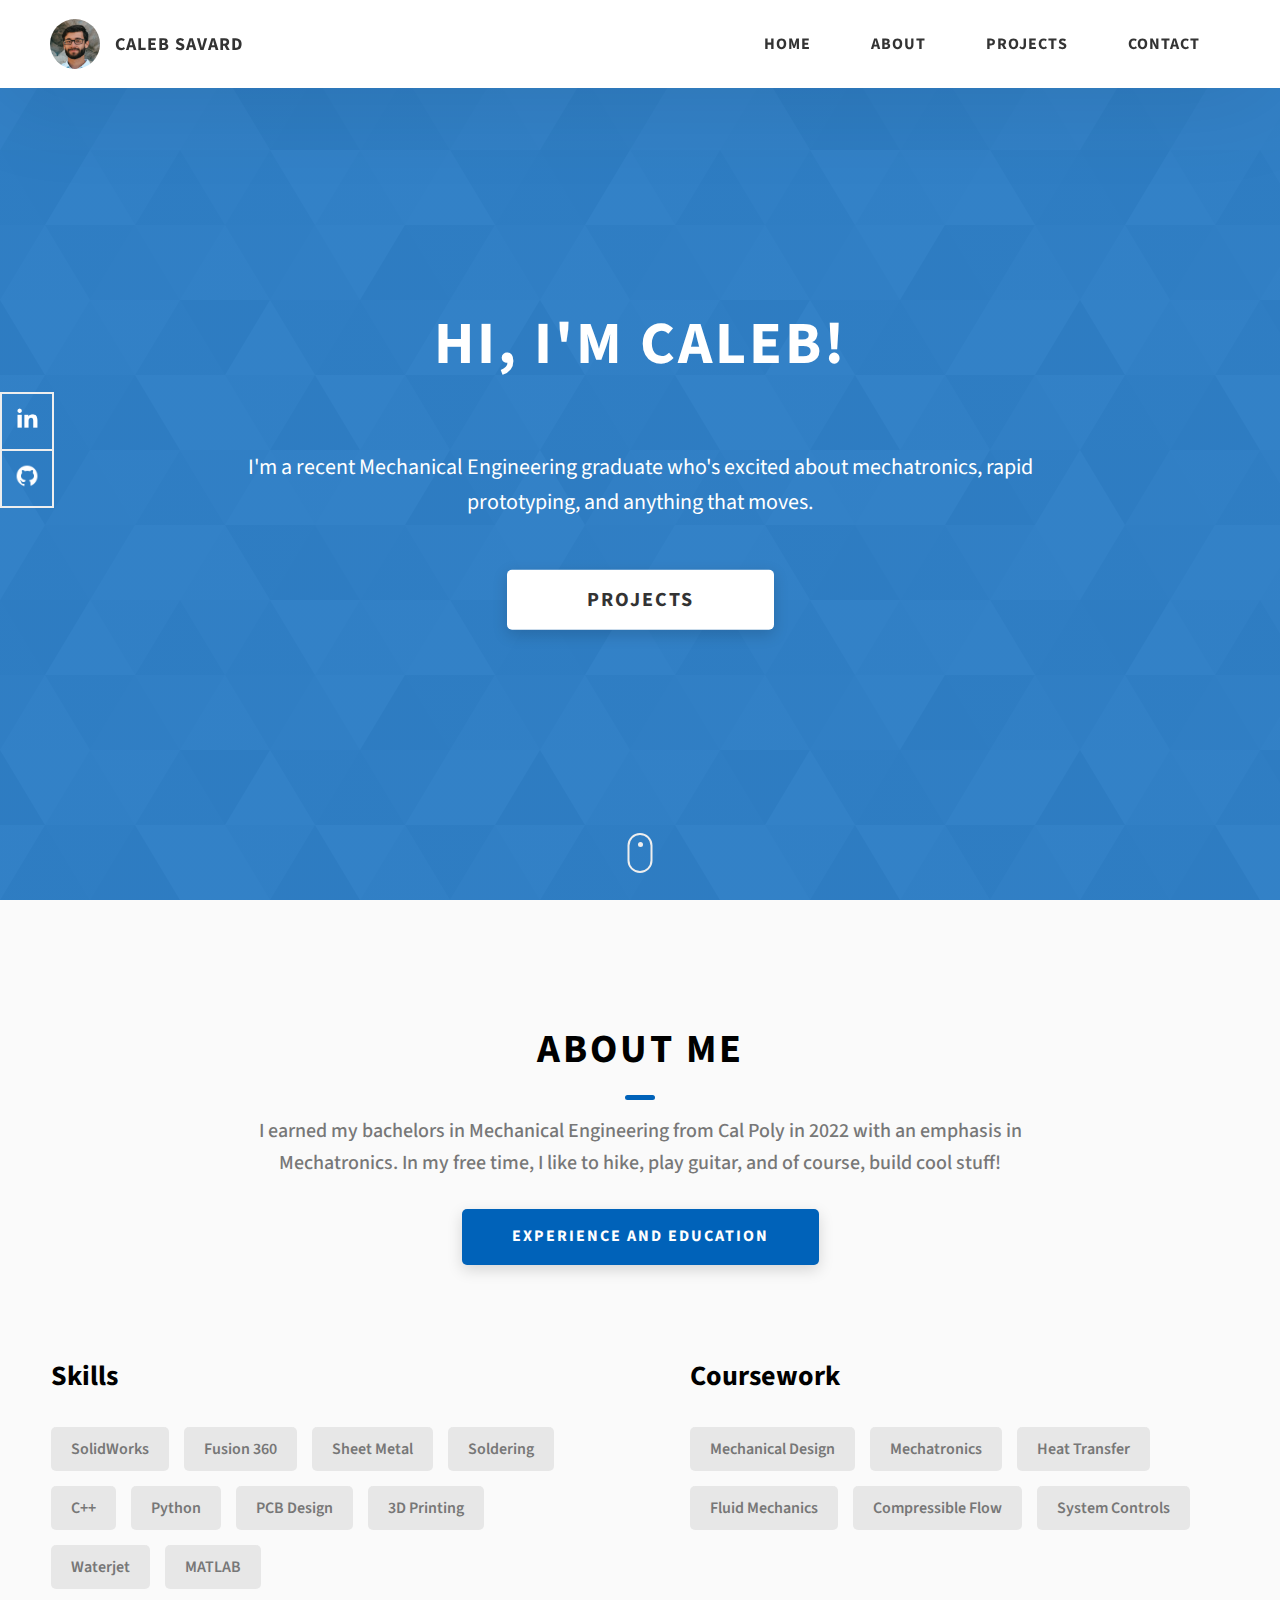
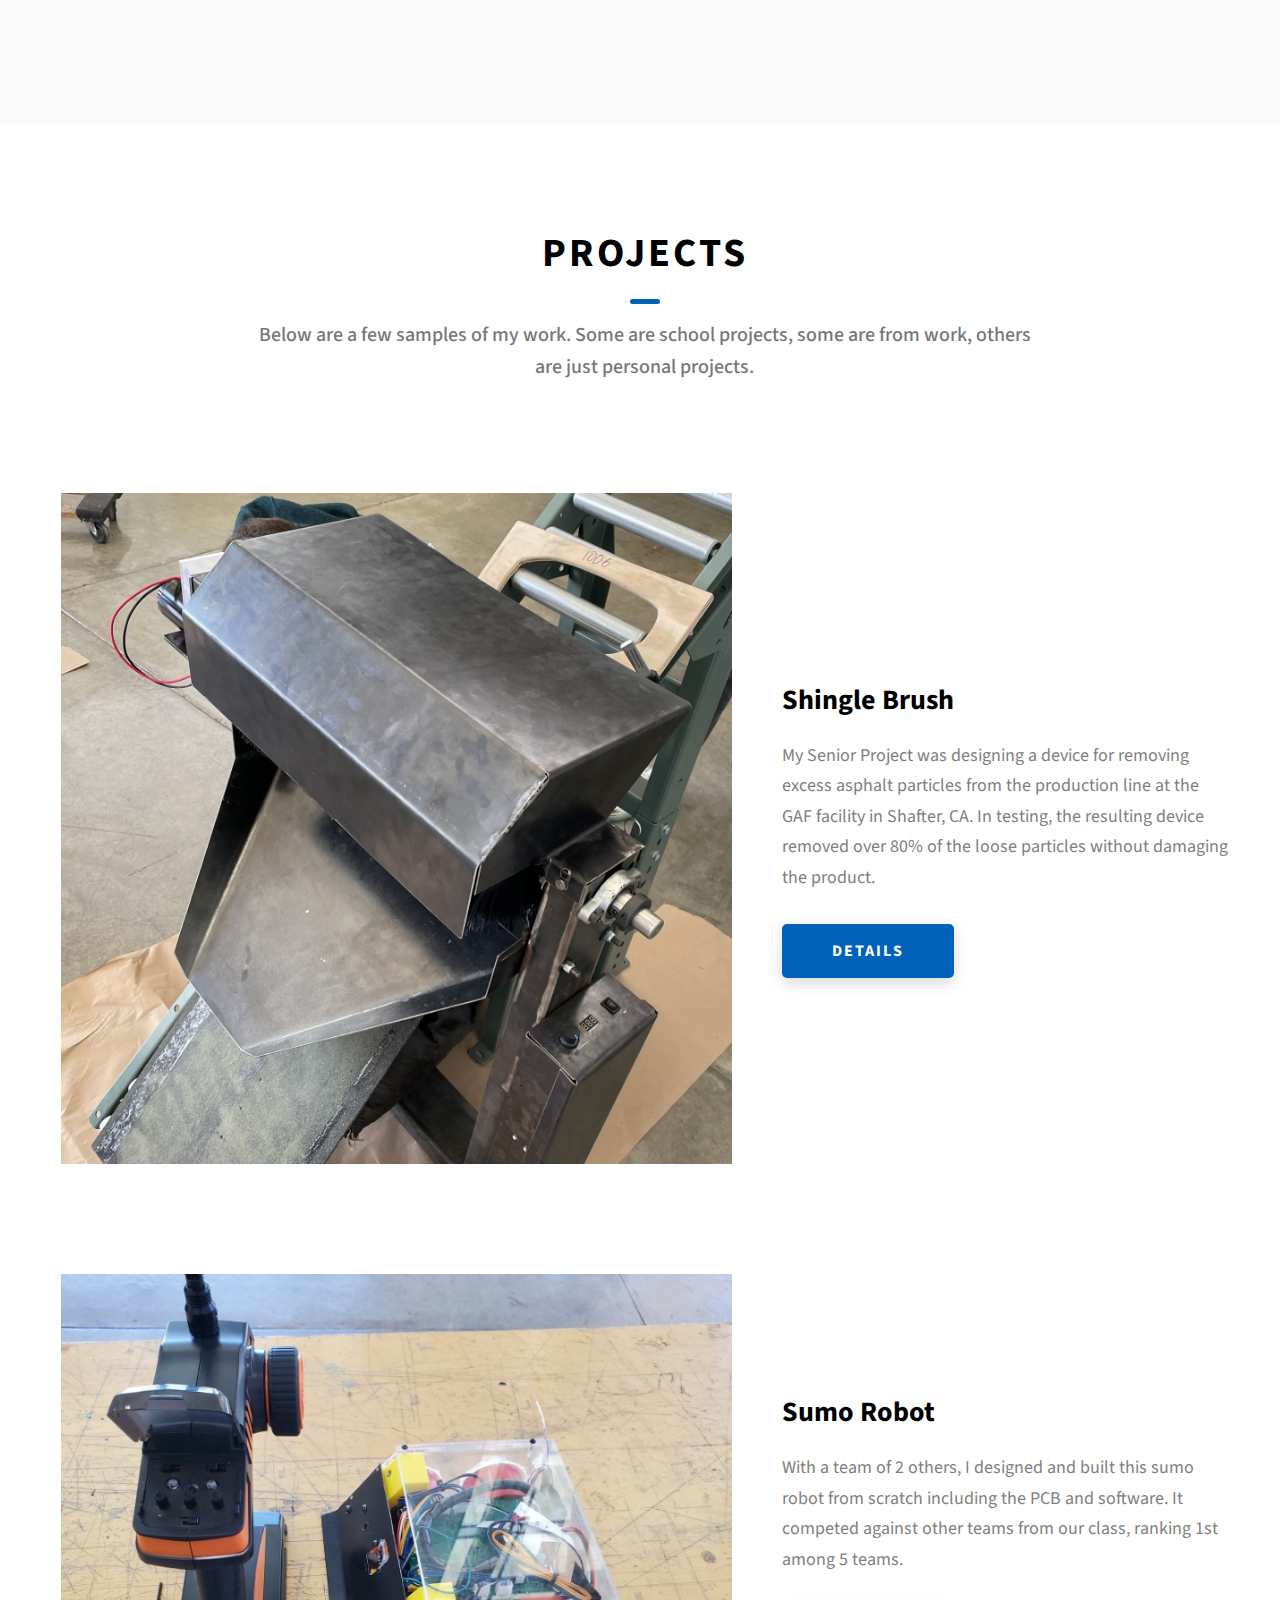
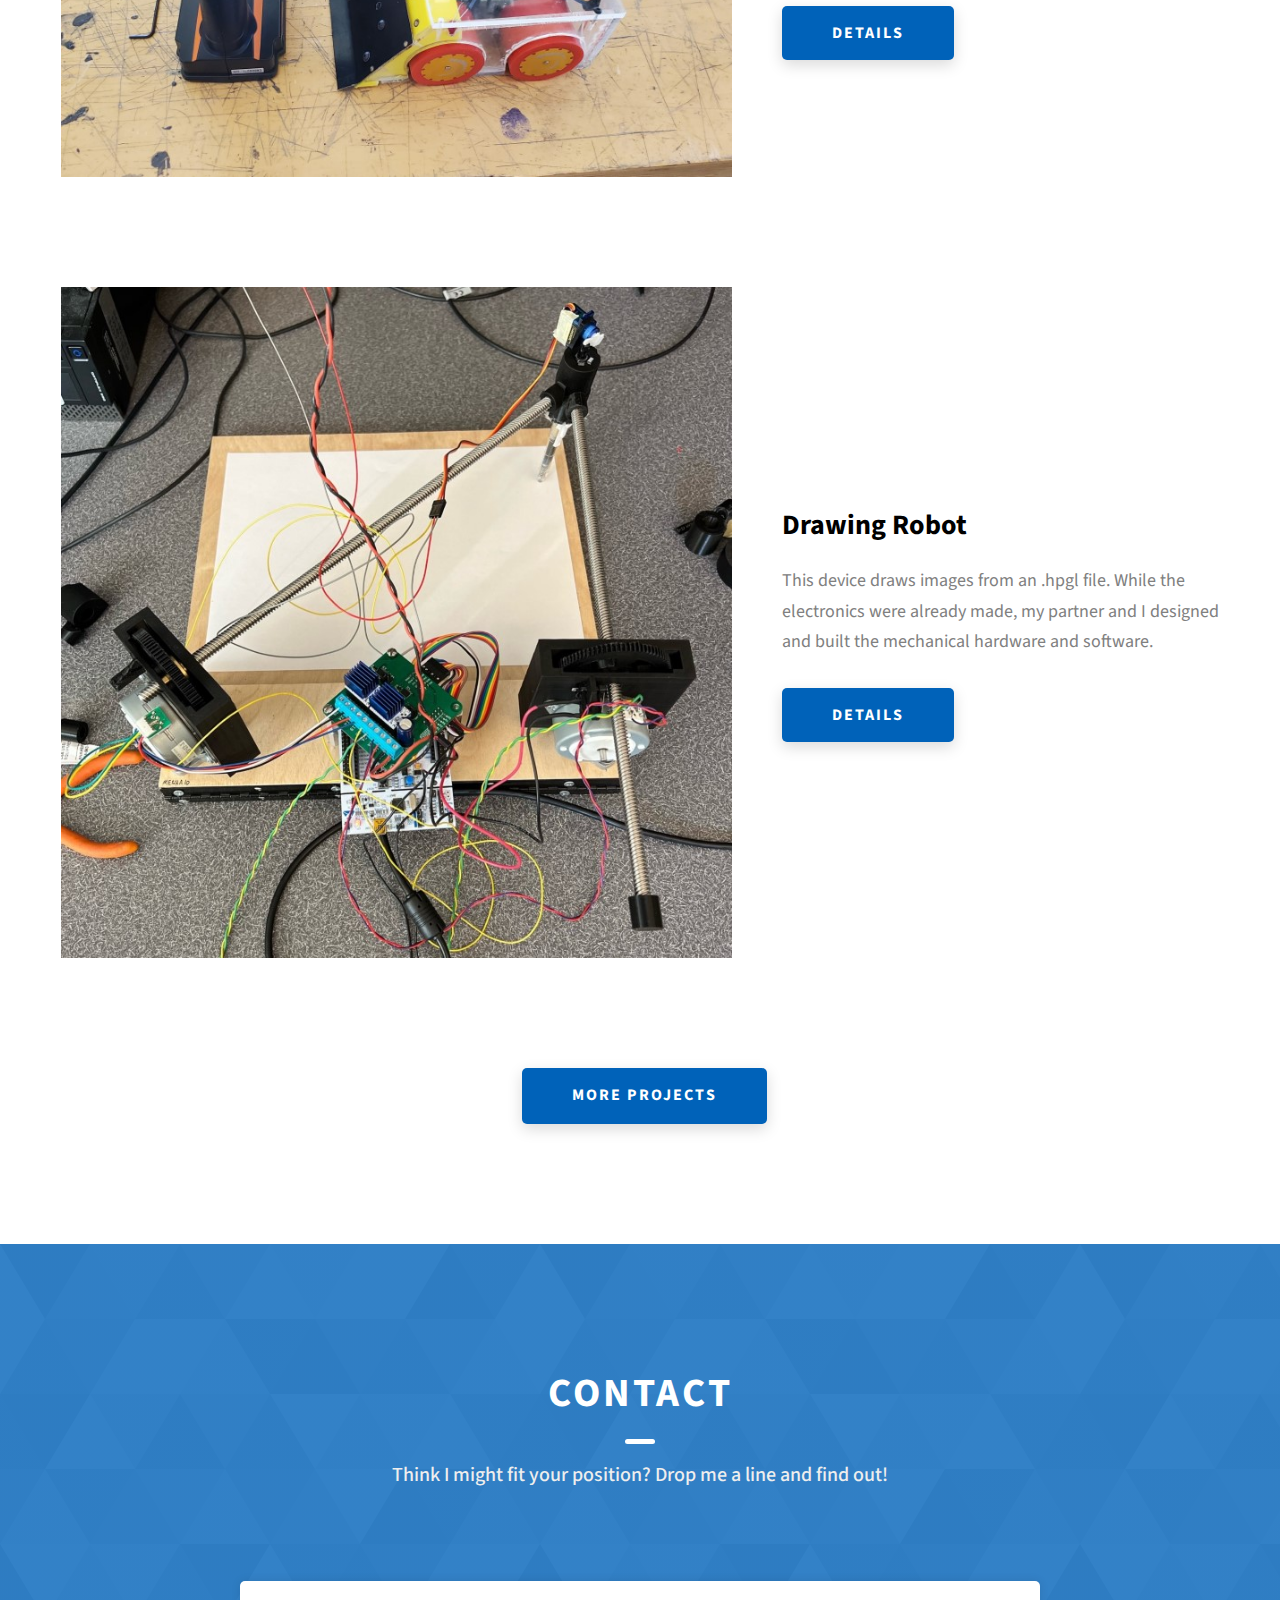
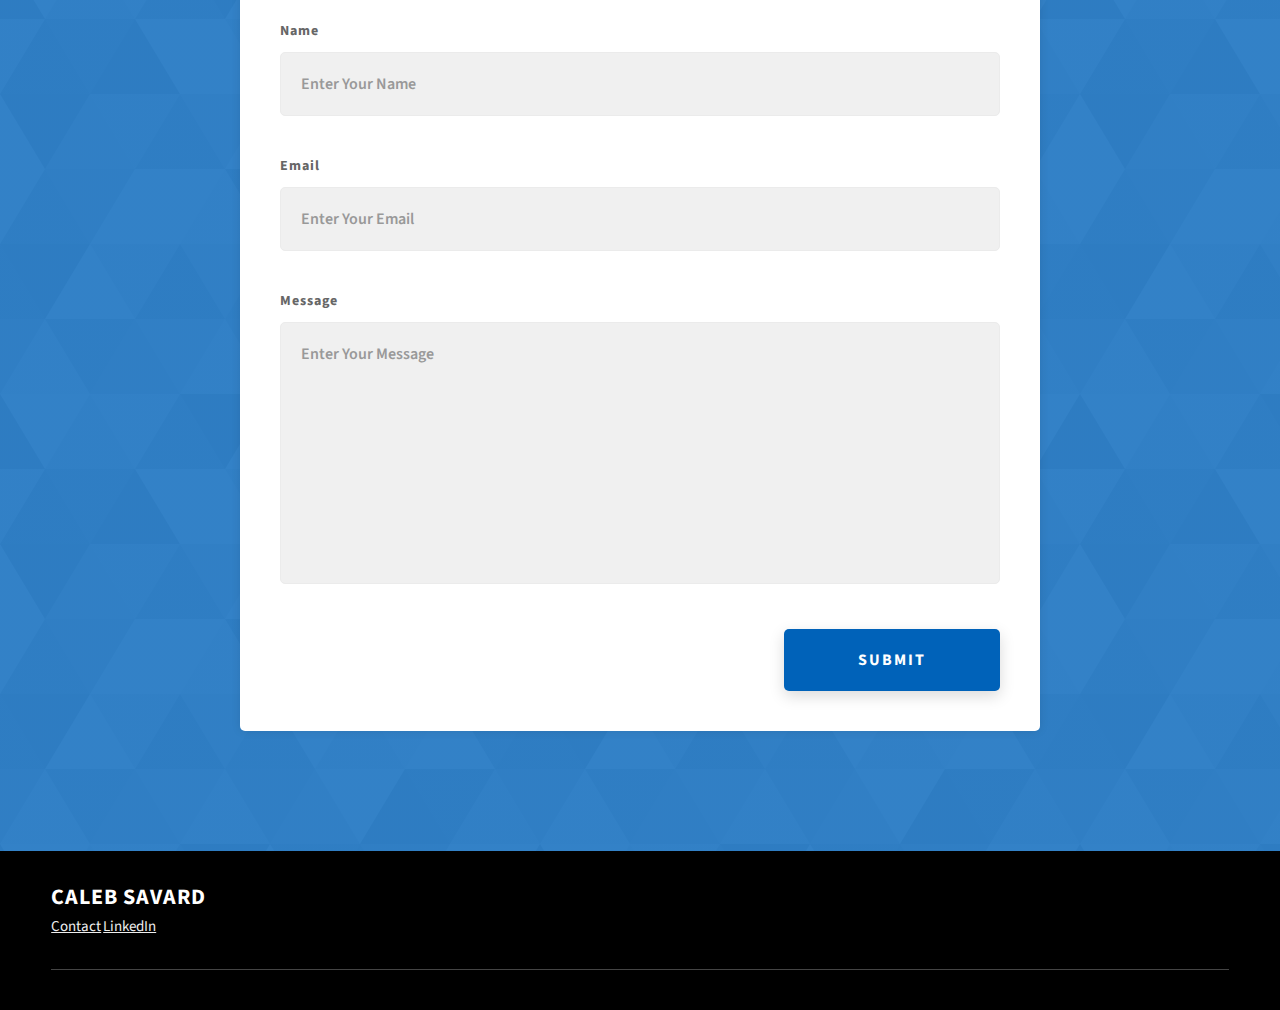
<file: index.html>
<!DOCTYPE html>
<!-- Credit here: https://github.com/rammcodes/Dopefolio -->
<html lang="en"> 
  <head>
    <meta charset="UTF-8" />
    <meta name="viewport" content="width=device-width, initial-scale=1.0" />
    <meta http-equiv="X-UA-Compatible" content="ie=edge" />
    <title>Caleb Savard</title>
    <meta name="description" content="Caleb Savard's professional portfolio" />

    <link rel="stylesheet" href="css/style.css" />

    <link rel="preconnect" href="https://fonts.googleapis.com" />
    <link rel="preconnect" href="https://fonts.gstatic.com" crossorigin />
    <link
      href="https://fonts.googleapis.com/css2?family=Source+Sans+Pro:wght@400;600;700;900&display=swap"
      rel="stylesheet"
    />
  </head>
  <body>
    <header class="header">
      <div class="header__content">
        <div class="header__logo-container">
          <div class="header__logo-img-cont">
            <img
              src="./assets/jpeg/profile-image.jpeg"
              alt="Profile Image"
              class="header__logo-img"
            />
          </div>
          <span class="header__logo-sub">Caleb Savard</span>
        </div>
        <div class="header__main">
          <ul class="header__links">
            <li class="header__link-wrapper">
              <a href="./index.html" class="header__link"> Home </a>
            </li>
            <li class="header__link-wrapper">
              <a href="./about.html" class="header__link">About </a>
            </li>
            <li class="header__link-wrapper">
              <a href="./project-main.html" class="header__link">Projects</a>
            </li>
            <li class="header__link-wrapper">
              <a href="./index.html#contact" class="header__link"> Contact </a>
            </li>
          </ul>
          <div class="header__main-ham-menu-cont">
            <img
              src="./assets/svg/ham-menu.svg"
              alt="hamburger menu"
              class="header__main-ham-menu"
            />
            <img
              src="./assets/svg/ham-menu-close.svg"
              alt="hamburger menu close"
              class="header__main-ham-menu-close d-none"
            />
          </div>
        </div>
      </div>
      <div class="header__sm-menu">
        <div class="header__sm-menu-content">
          <ul class="header__sm-menu-links">
            <li class="header__sm-menu-link">
              <a href="./index.html"> Home </a>
            </li>

            <li class="header__sm-menu-link">
              <a href="./about.html"> About </a>
            </li>

            <li class="header__sm-menu-link">
              <a href="./project-main.html"> Projects </a>
            </li>

            <li class="header__sm-menu-link">
              <a href="./index.html#contact"> Contact </a>
            </li>
          </ul>
        </div>
      </div>
    </header>
    <section class="home-hero">
      <div class="home-hero__content">
        <h1 class="heading-primary">Hi, I'm Caleb!</h1>
        <div class="home-hero__info">
          <p class="text-primary">
            I'm a recent Mechanical Engineering graduate who's excited 
            about mechatronics, rapid prototyping, and anything that moves.
          </p>
        </div>
        <div class="home-hero__cta">
          <a href="project-main.html" class="btn btn--bg">Projects</a>
        </div>
      </div>
      <div class="home-hero__socials">
        <div class="home-hero__social">
          <a href="https://www.linkedin.com/in/caleb-savard-89a98b159/" class="home-hero__social-icon-link">
            <img
              src="./assets/png/linkedin-ico.png"
              alt="icon"
              class="home-hero__social-icon"
            />
          </a>
        </div>
        <div class="home-hero__social">
          <a
            href="https://github.com/caleb-sav"
            class="home-hero__social-icon-link home-hero__social-icon-link--bd-none"
          >
            <img
              src="./assets/png/github-ico.png"
              alt="icon"
              class="home-hero__social-icon"
            />
          </a>
        </div>
      </div>
      <div class="home-hero__mouse-scroll-cont">
        <div class="mouse"></div>
      </div>
    </section>
    <section id="about" class="about sec-pad">
      <div class="main-container">
        <h2 class="heading heading-sec heading-sec__mb-med">
          <span class="heading-sec__main">About Me</span>
          <span class="heading-sec__sub" style="margin-bottom: 30px;">
            I earned my bachelors in Mechanical Engineering from Cal Poly in 2022 with an emphasis in Mechatronics. In my free time, I like to hike, play guitar, and of course, build cool stuff!
          </span>
          <span class="heading-sec__sub">
          <a href="./about.html#experienceAndEducation" class="btn btn--med btn--theme dynamicBgClr"
          >Experience and Education</a
            >
          </span>
        </h2>

          
        <div class="about__content">
          <div class="about__content-skills">
            <h3 class="about__content-title">Skills</h3>
            <div class="skills">
              <div class="skills__skill">SolidWorks</div>
              <div class="skills__skill">Fusion 360</div>
              <div class="skills__skill">Sheet Metal</div>
              <div class="skills__skill">Soldering</div>
              <div class="skills__skill">C++</div>
              <div class="skills__skill">Python</div>
              <div class="skills__skill">PCB Design</div>
              <div class="skills__skill">3D Printing</div>
              <div class="skills__skill">Waterjet</div>
              <div class="skills__skill">MATLAB</div>
            </div>
          </div>
          <div class="about__content-skills">
            <h3 class="about__content-title">Coursework</h3>
            <div class="skills">
              <div class="skills__skill">Mechanical Design</div>
              <div class="skills__skill">Mechatronics</div>
              <div class="skills__skill">Heat Transfer</div>
              <div class="skills__skill">Fluid Mechanics</div>
              <div class="skills__skill">Compressible Flow</div>
              <div class="skills__skill">System Controls</div>
            </div>
          </div>
        </div>
      </div>
    </section>
    <section id="projects" class="projects sec-pad">
      <div class="main-container">
        <h2 class="heading heading-sec heading-sec__mb-bg">
          <span class="heading-sec__main">Projects</span>
          <span class="heading-sec__sub">
            Below are a few samples of my work. Some are school projects, 
            some are from work, others are just personal projects. 
          </span>
        </h2>

        <div class="projects__content">
          <div class="projects__row">
            <div class="projects__row-img-cont">
              <img
                src="./assets/Project 6 - Shingle Brush/Main_s.png"
                alt="Industrial Device"
                class="projects__row-img"
                loading="eager"
              />
            </div>
            <div class="projects__row-content">
              <h3 class="projects__row-content-title">Shingle Brush</h3>
              <p class="projects__row-content-desc">
                My Senior Project was designing a device for removing excess 
                asphalt particles from the production line at the GAF facility in 
                Shafter, CA. In testing, the resulting device removed over 80% of 
                the loose particles without damaging the product.
              </p>
              <a
                href="./project-6.html"
                class="btn btn--med btn--theme dynamicBgClr"
                >Details</a
              >
            </div>
          </div>
          <div class="projects__row">
            <div class="projects__row-img-cont">
              <img
                src="./assets/Project 5 - Sumo Robot/Main_s.jpg"
                alt="Small robot with remote control"
                class="projects__row-img"
                loading="eager"
              />
            </div>
            <div class="projects__row-content">
              <h3 class="projects__row-content-title">Sumo Robot</h3>
              <p class="projects__row-content-desc">
                With a team of 2 others, I designed and built this sumo robot from 
                scratch including the PCB and software. It competed against other teams 
                from our class, ranking 1st among 5 teams.
              </p>
              <a
                href="./project-5.html"
                class="btn btn--med btn--theme dynamicBgClr"
                >Details</a
              >
            </div>
          </div>
          <div class="projects__row">
            <div class="projects__row-img-cont">
              <img
                src="./assets/Project 4 - Drawing Robot/Main_s.jpeg"
                alt="Device with wires everywhere"
                class="projects__row-img"
                loading="eager"
              />
            </div>
            <div class="projects__row-content">
              <h3 class="projects__row-content-title">Drawing Robot</h3>
              <p class="projects__row-content-desc">
                This device draws images from an .hpgl file. While the electronics were 
                already made, my partner and I designed and built the mechanical hardware 
                and software.
              </p>
              <a
                href="./project-4.html"
                class="btn btn--med btn--theme dynamicBgClr"
                >Details</a
              >
            </div>
          </div>

          <span class="heading-sec__sub">
            <a href="project-main.html" class="btn btn--med btn--theme dynamicBgClr"
            >More Projects</a>
          </span>

        </div>
      </div>
    </section>
    <section id="contact" class="contact sec-pad dynamicBg">
      <div class="main-container">
        <h2 class="heading heading-sec heading-sec__mb-med">
          <span class="heading-sec__main heading-sec__main--lt">Contact</span>
          <span class="heading-sec__sub heading-sec__sub--lt">
            Think I might fit your position? Drop me a line and find out!
          </span>
        </h2>
        <div class="contact__form-container">
          <form action="https://formspree.io/f/mzbqrnvd" method="POST" class="contact__form">
            <div class="contact__form-field">
              <label class="contact__form-label" for="name">Name</label>
              <input
                required
                placeholder="Enter Your Name"
                type="text"
                class="contact__form-input"
                name="name"
                id="name"
              />
            </div>
            <div class="contact__form-field">
              <label class="contact__form-label" for="email">Email</label>
              <input
                required
                placeholder="Enter Your Email"
                type="text"
                class="contact__form-input"
                name="email"
                id="email"
              />
            </div>
            <div class="contact__form-field">
              <label class="contact__form-label" for="message">Message</label>
              <textarea
                required
                cols="30"
                rows="10"
                class="contact__form-input"
                placeholder="Enter Your Message"
                name="message"
                id="message"
              ></textarea>
            </div>
            <button type="submit" class="btn btn--theme contact__btn">
              Submit
            </button>
          </form>
        </div>
      </div>
    </section>
    <footer class="main-footer">
      <div class="main-container">
        <div class="main-footer__upper">
          
          <div class="main-footer__row main-footer__row-2">
            <h4 class="heading heading-sm text-lt">Caleb Savard</h4>
            <!-- <p class="main-footer__short-desc">
              LIkes hiking and good pasta.
            </p> -->
            
            <a href="./#contact" class="main-footer__short-desc"><u>Contact</u></a>
            <a href="https://www.linkedin.com/in/caleb-savard-89a98b159/" class="main-footer__short-desc" target="new"><u>LinkedIn</u></a>
          </div>
        </div>

        <div class="main-footer__lower">
        </div>
      </div>
    </footer>

    <script src="./index.js"></script>
  </body>
</html>
</file>
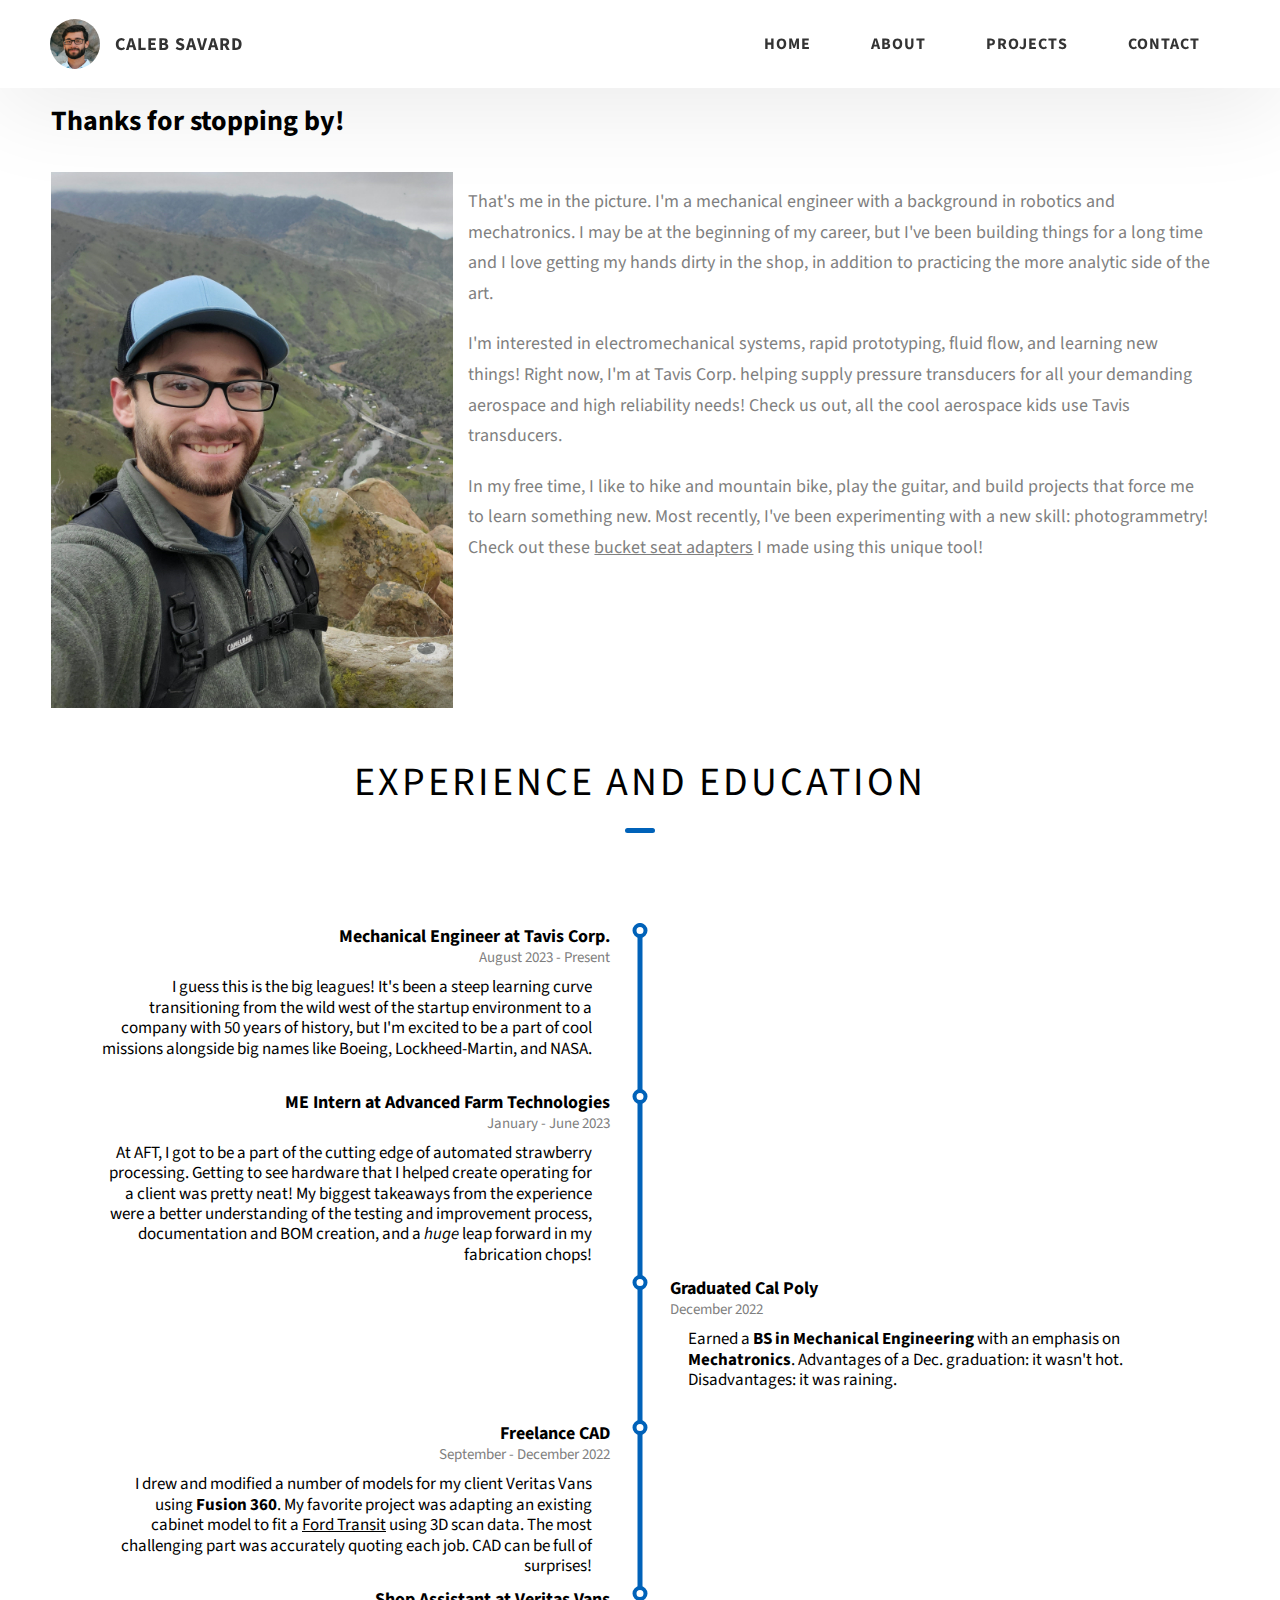
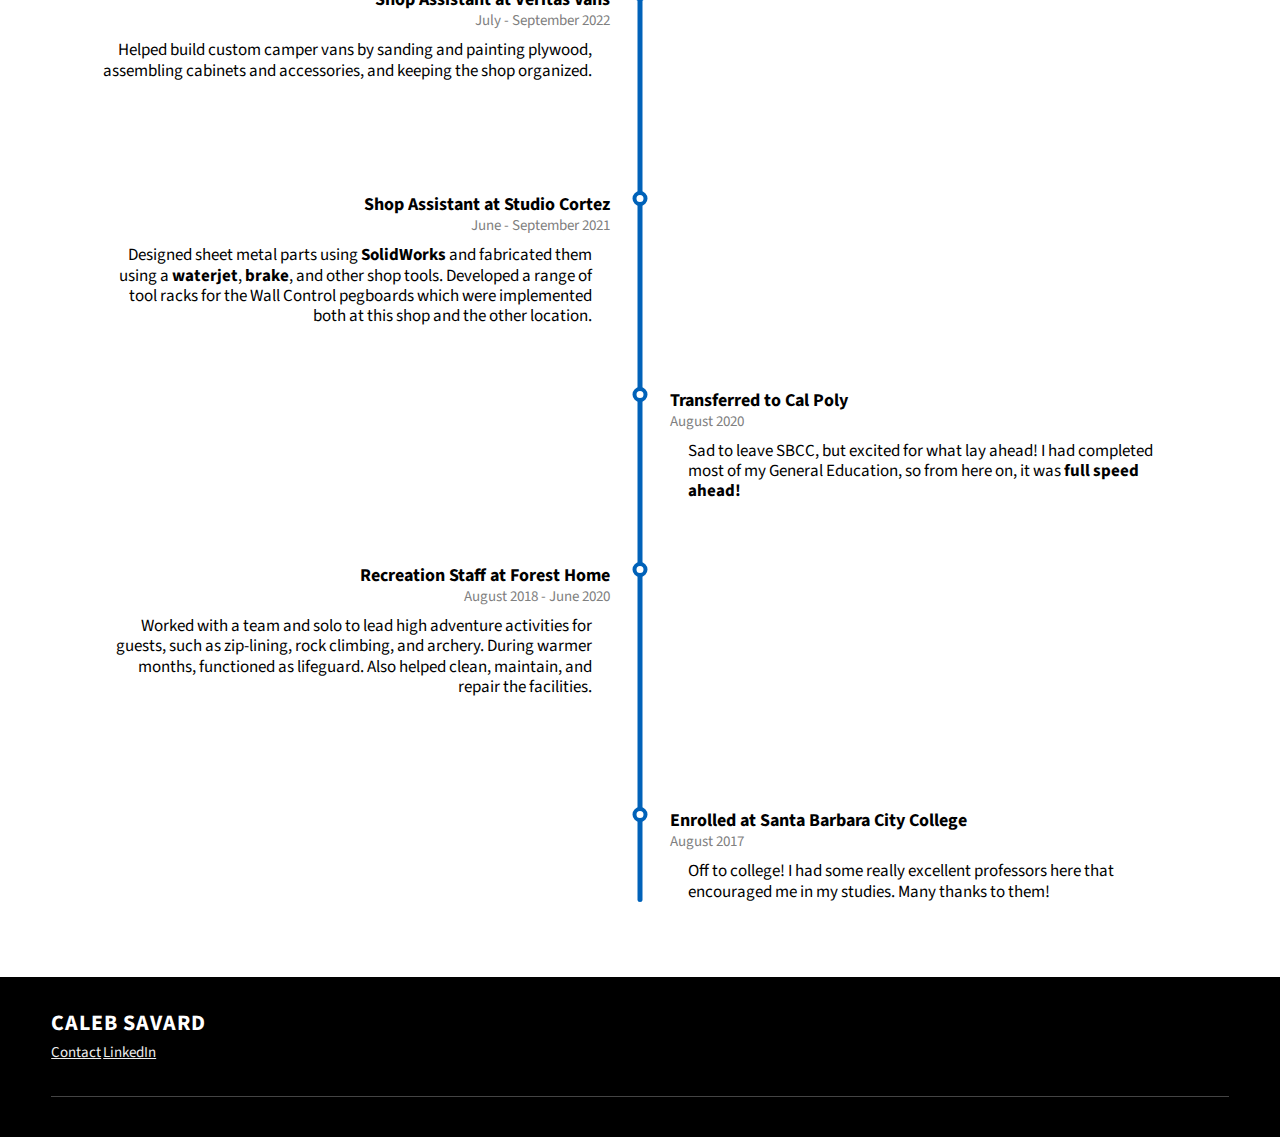
<file: about.html>
<!DOCTYPE html>
<html lang="en">
  <head>
    <meta charset="UTF-8" />
    <meta name="viewport" content="width=device-width, initial-scale=1.0" />
    <meta http-equiv="X-UA-Compatible" content="ie=edge" />
    <title>About</title>
    <meta name="description" content="Shingle Brush" />

    <link rel="stylesheet" href="css/style.css" />

    <link rel="preconnect" href="https://fonts.googleapis.com" />
    <link rel="preconnect" href="https://fonts.gstatic.com" crossorigin />
    <link
      href="https://fonts.googleapis.com/css2?family=Source+Sans+Pro:wght@400;600;700;900&display=swap"
      rel="stylesheet"
    />
  </head>
  <body>
    <header class="header">
      <div class="header__content">
        <div class="header__logo-container">
          <div class="header__logo-img-cont">
            <img
              src="./assets/jpeg/profile-image.jpeg"
              alt="Profile Image"
              class="header__logo-img"
            />
          </div>
          <span class="header__logo-sub">Caleb Savard</span>
        </div>
        <div class="header__main">
          <ul class="header__links">
            <li class="header__link-wrapper">
              <a href="./index.html" class="header__link"> Home </a>
            </li>
            <li class="header__link-wrapper">
              <a href="./about.html" class="header__link">About </a>
            </li>
            <li class="header__link-wrapper">
              <a href="./project-main.html" class="header__link">
                Projects
              </a>
            </li>
            <li class="header__link-wrapper">
              <a href="./index.html#contact" class="header__link"> Contact </a>
            </li>
          </ul>
          <div class="header__main-ham-menu-cont">
            <img
              src="./assets/svg/ham-menu.svg"
              alt="hamburger menu"
              class="header__main-ham-menu"
            />
            <img
              src="./assets/svg/ham-menu-close.svg"
              alt="hamburger menu close"
              class="header__main-ham-menu-close d-none"
            />
          </div>
        </div>
      </div>
      <div class="header__sm-menu">
        <div class="header__sm-menu-content">
          <ul class="header__sm-menu-links">
            <li class="header__sm-menu-link">
              <a href="./index.html"> Home </a>
            </li>

            <li class="header__sm-menu-link">
              <a href="./about.html"> About </a>
            </li>

            <li class="header__sm-menu-link">
              <a href="./project-main.html"> Projects </a>
            </li>

            <li class="header__sm-menu-link">
              <a href="./index.html#contact"> Contact </a>
            </li>
          </ul>
        </div>
      </div>
    </header>

    <section class="about-details">
      <div class="main-container">

        <h3 class="project-details__content-title" style="padding-top:100px;">Thanks for stopping by!</h3>
        
        <div class="about-block">
          <div class="about-img-container">
            <img src="assets/About/about1.jpg"
                        alt="My Face" class="about-img"/>
          </div>

          <div class="about-text-container">
            
            <p class="about-text">
              That's me in the picture. I'm a mechanical engineer with a background in robotics and mechatronics. I may be at the beginning of my career, but I've been building things for a long time and I love getting my hands dirty in the shop, in addition to practicing the more analytic side of the art.
            </p>

            <p class="about-text">
              I'm interested in electromechanical systems, rapid prototyping, fluid flow, and learning new things! Right now, I'm at Tavis Corp. helping supply pressure transducers for all your demanding aerospace and high reliability needs! Check us out, all the cool aerospace kids use Tavis transducers.
            </p>

            <p class="about-text">
              In my free time, I like to hike and mountain bike, play the guitar, and build projects that force me to learn something new. Most recently, I've been experimenting with a new skill: photogrammetry! Check out these <a href="project-7.html"><u>bucket seat adapters</u></a> I made using this unique tool!
            </p>
          </div>
        </div>
        
        <span id="experienceAndEducation" class="heading-sec__main">Experience and Education</span>

        <div class="timeline">

          <div class="container left" style="padding-bottom:20px">
            <div class="content">
              <h2 class="event-title">Mechanical Engineer at Tavis Corp.</h2>
              <p class="event-date">August 2023 - Present</p>
              <p class="event-description">I guess this is the big leagues! It's been a steep learning curve transitioning from the wild west of the startup environment to a company with 50 years of history, but I'm excited to be a part of cool missions alongside big names like Boeing, Lockheed-Martin, and NASA.</p>
            </div>
          </div>

          <div class="container left">
            <div class="content">
              <h2 class="event-title">ME Intern at Advanced Farm Technologies</h2>
              <p class="event-date">January - June 2023</p>
              <p class="event-description">At AFT, I got to be a part of the cutting edge of automated strawberry processing. Getting to see hardware that I helped create operating for a client was pretty neat! My biggest takeaways from the experience were a better understanding of the testing and improvement process, documentation and BOM creation, and a <i>huge</i> leap forward in my fabrication chops!</p>
            </div>
          </div>

          <div class="container right" style="padding-bottom:20px">
            <div class="content">
              <h2 class="event-title">Graduated Cal Poly</h2>
              <p class="event-date">December 2022</p>
              <p class="event-description">Earned a <b>BS in Mechanical Engineering</b> with an emphasis on <b>Mechatronics</b>. Advantages of a Dec. graduation: it wasn't hot. Disadvantages: it was raining.</p>
            </div>
          </div>

          <div class="container left">
            <div class="content">
              <h2 class="event-title">Freelance CAD</h2>
              <p class="event-date">September - December 2022</p>
              <p class="event-description">I drew and modified a number of models for my client Veritas Vans using <b>Fusion 360</b>. My favorite project was adapting an existing cabinet model to fit a <a href="https://veritasvans.com/product/upper-ford-transit-van-cabinet-ford-transit/" target="_blank"><u>Ford Transit</u></a> using 3D scan data. The most challenging part was accurately quoting each job. CAD can be full of surprises!</p>
            </div>
          </div>

          <div class="container left" style="padding-bottom: 100px">
            <div class="content">
              <h2 class="event-title">Shop Assistant at Veritas Vans</h2>
              <p class="event-date">July - September 2022</p>
              <p class="event-description">Helped build custom camper vans by sanding and painting plywood, assembling cabinets and accessories, and keeping the shop organized.</p>
            </div>
          </div>

          <div class="container left" style="padding-bottom: 50px">
            <div class="content">
              <h2 class="event-title">Shop Assistant at Studio Cortez</h2>
              <p class="event-date">June - September 2021</p>
              <p class="event-description">Designed sheet metal parts using <b>SolidWorks</b> and fabricated them using a <b>waterjet</b>, <b>brake</b>, and other shop tools. Developed a range of tool racks for the Wall Control pegboards which were implemented both at this shop and the other location.</p>
            </div>
          </div>

          <div class="container right" style="padding-bottom:50px">
            <div class="content">
              <h2 class="event-title">Transferred to Cal Poly</h2>
              <p class="event-date">August 2020</p>
              <p class="event-description">Sad to leave SBCC, but excited for what lay ahead! I had completed most of my General Education, so from here on, it was <b>full speed ahead!</b></p>
            </div>
          </div>

          <div class="container left" style="padding-bottom:100px">
            <div class="content">
              <h2 class="event-title">Recreation Staff at Forest Home</h2>
              <p class="event-date">August 2018 - June 2020</p>
              <p class="event-description">Worked with a team and solo to lead high adventure activities for guests, such as zip-lining, rock climbing, and archery. During warmer months, functioned as lifeguard. Also helped clean, maintain, and repair the facilities.</p>
            </div>
          </div>

          <div class="container right">
            <div class="content">
              <h2 class="event-title">Enrolled at Santa Barbara City College</h2>
              <p class="event-date">August 2017</p>
              <p class="event-description">Off to college! I had some really excellent professors here that encouraged me in my studies. Many thanks to them!</p>
            </div>
          </div>
        </div>
      </div>  
    </section>

    <footer class="main-footer">
      <div class="main-container">
        <div class="main-footer__upper">
          
          <div class="main-footer__row main-footer__row-2">
            <h4 class="heading heading-sm text-lt">Caleb Savard</h4>
            <!-- <p class="main-footer__short-desc">
              LIkes hiking and good pasta.
            </p> -->
            
            <a href="./#contact" class="main-footer__short-desc"><u>Contact</u></a>
            <a href="https://www.linkedin.com/in/caleb-savard-89a98b159/" class="main-footer__short-desc" target="new"><u>LinkedIn</u></a>
          </div>
        </div>

        <div class="main-footer__lower">
          
        </div>
      </div>
    </footer>
    <script src="./index.js"></script>
  </body>
</html>
</file>
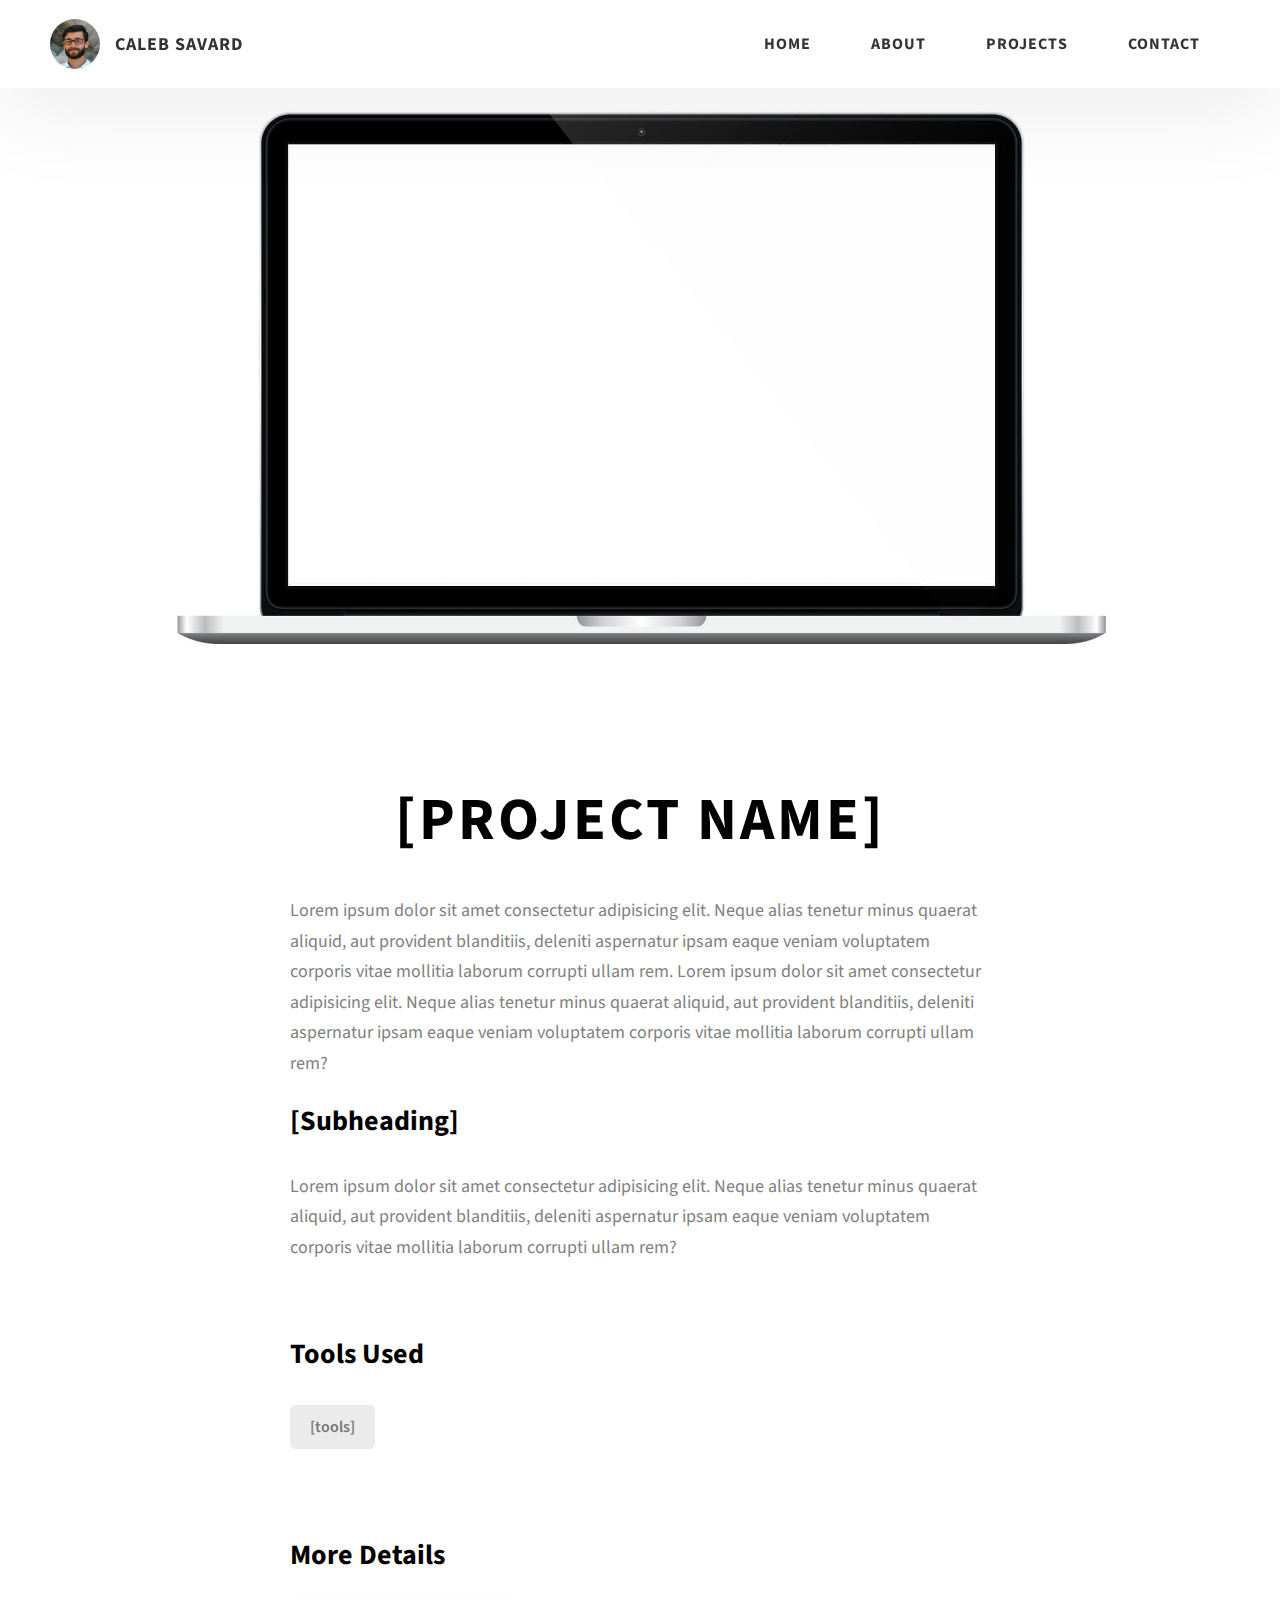
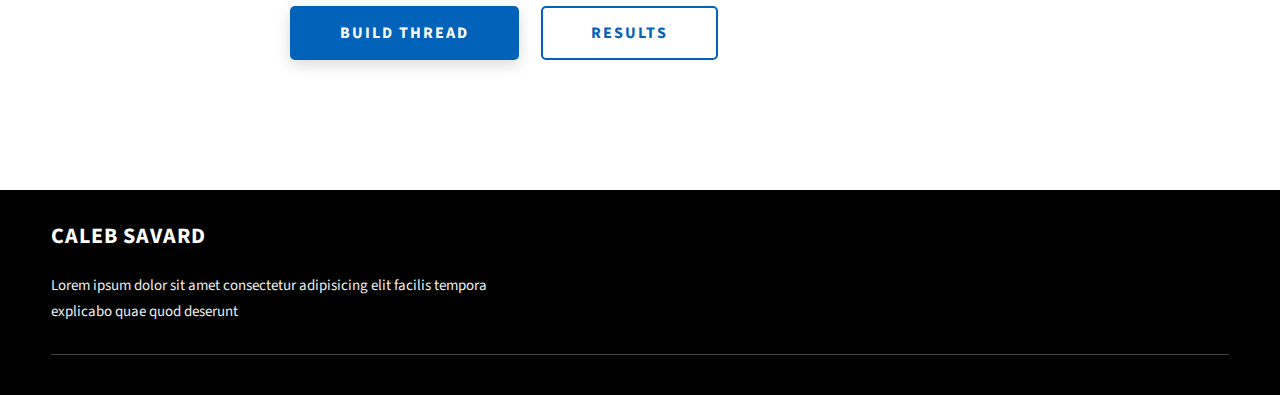
<file: project-1.html>
<!DOCTYPE html>
<html lang="en">
  <head>
    <meta charset="UTF-8" />
    <meta name="viewport" content="width=device-width, initial-scale=1.0" />
    <meta http-equiv="X-UA-Compatible" content="ie=edge" />
    <title>Projects - [Project Name]</title>
    <meta name="description" content="[Project Name]" />

    <link rel="stylesheet" href="css/style.css" />

    <link rel="preconnect" href="https://fonts.googleapis.com" />
    <link rel="preconnect" href="https://fonts.gstatic.com" crossorigin />
    <link
      href="https://fonts.googleapis.com/css2?family=Source+Sans+Pro:wght@400;600;700;900&display=swap"
      rel="stylesheet"
    />
  </head>
  <body>
    <header class="header">
      <div class="header__content">
        <div class="header__logo-container">
          <div class="header__logo-img-cont">
            <img
              src="./assets/jpeg/profile-image.jpeg"
              alt="Profile Image"
              class="header__logo-img"
            />
          </div>
          <span class="header__logo-sub">Caleb Savard</span>
        </div>
        <div class="header__main">
          <ul class="header__links">
            <li class="header__link-wrapper">
              <a href="./index.html" class="header__link"> Home </a>
            </li>
            <li class="header__link-wrapper">
              <a href="./about.html" class="header__link">About </a>
            </li>
            <li class="header__link-wrapper">
              <a href="./project-main.html" class="header__link">
                Projects
              </a>
            </li>
            <li class="header__link-wrapper">
              <a href="./index.html#contact" class="header__link"> Contact </a>
            </li>
          </ul>
          <div class="header__main-ham-menu-cont">
            <img
              src="./assets/svg/ham-menu.svg"
              alt="hamburger menu"
              class="header__main-ham-menu"
            />
            <img
              src="./assets/svg/ham-menu-close.svg"
              alt="hamburger menu close"
              class="header__main-ham-menu-close d-none"
            />
          </div>
        </div>
      </div>
      <div class="header__sm-menu">
        <div class="header__sm-menu-content">
          <ul class="header__sm-menu-links">
            <li class="header__sm-menu-link">
              <a href="./index.html"> Home </a>
            </li>

            <li class="header__sm-menu-link">
              <a href="./about.html"> About </a>
            </li>

            <li class="header__sm-menu-link">
              <a href="./project-main.html"> Projects </a>
            </li>

            <li class="header__sm-menu-link">
              <a href="./index.html#contact"> Contact </a>
            </li>
          </ul>
        </div>
      </div>
    </header>
    
    <section class="project-details">
      <div class="main-container">
        <div class="project-details__content">
          <div class="project-details__showcase-img-cont">
            <img
              src="./assets/jpeg/project-mockup-example.jpeg"
              alt="Project Image"
              class="project-details__showcase-img"
            />
          </div>
          <div class="project-details__content-main">
            <div class="project-details__desc">
              <h1 class="heading-primary">[Project Name]</h1>
              <p class="project-details__desc-para">
                Lorem ipsum dolor sit amet consectetur adipisicing elit. Neque
                alias tenetur minus quaerat aliquid, aut provident blanditiis,
                deleniti aspernatur ipsam eaque veniam voluptatem corporis vitae
                mollitia laborum corrupti ullam rem. Lorem ipsum dolor sit amet
                consectetur adipisicing elit. Neque alias tenetur minus quaerat
                aliquid, aut provident blanditiis, deleniti aspernatur ipsam
                eaque veniam voluptatem corporis vitae mollitia laborum corrupti
                ullam rem?
              </p>
              <h3 class="project-details__content-title">[Subheading]</h3>
              <p class="project-details__desc-para">
                Lorem ipsum dolor sit amet consectetur adipisicing elit. Neque
                alias tenetur minus quaerat aliquid, aut provident blanditiis,
                deleniti aspernatur ipsam eaque veniam voluptatem corporis vitae
                mollitia laborum corrupti ullam rem?
              </p>
            </div>
            <div class="project-details__tools-used">
              <h3 class="project-details__content-title">Tools Used</h3>
              <div class="skills">
                <div class="skills__skill">[tools]</div>
              </div>
            </div>
            <div class="project-details__links">
              <h3 class="project-details__content-title">More Details</h3>
              <a
                href="#"
                class="btn btn--med btn--theme project-details__links-btn"
                target="_blank"
                >Build Thread</a
              >
              <a
                href="#"
                class="btn btn--med btn--theme-inv project-details__links-btn"
                target="_blank"
                >Results</a
              >
            </div>
          </div>
        </div>
      </div>
    </section>
    <footer class="main-footer">
      <div class="main-container">
        <div class="main-footer__upper">
          <div class="main-footer__row main-footer__row-2">
            <h4 class="heading heading-sm text-lt">Caleb Savard</h4>
            <p class="main-footer__short-desc">
              Lorem ipsum dolor sit amet consectetur adipisicing elit facilis
              tempora explicabo quae quod deserunt
            </p>
          </div>
        </div>

        <div class="main-footer__lower">
          
        </div>
      </div>
    </footer>
    <script src="./index.js"></script>
  </body>
</html>
</file>
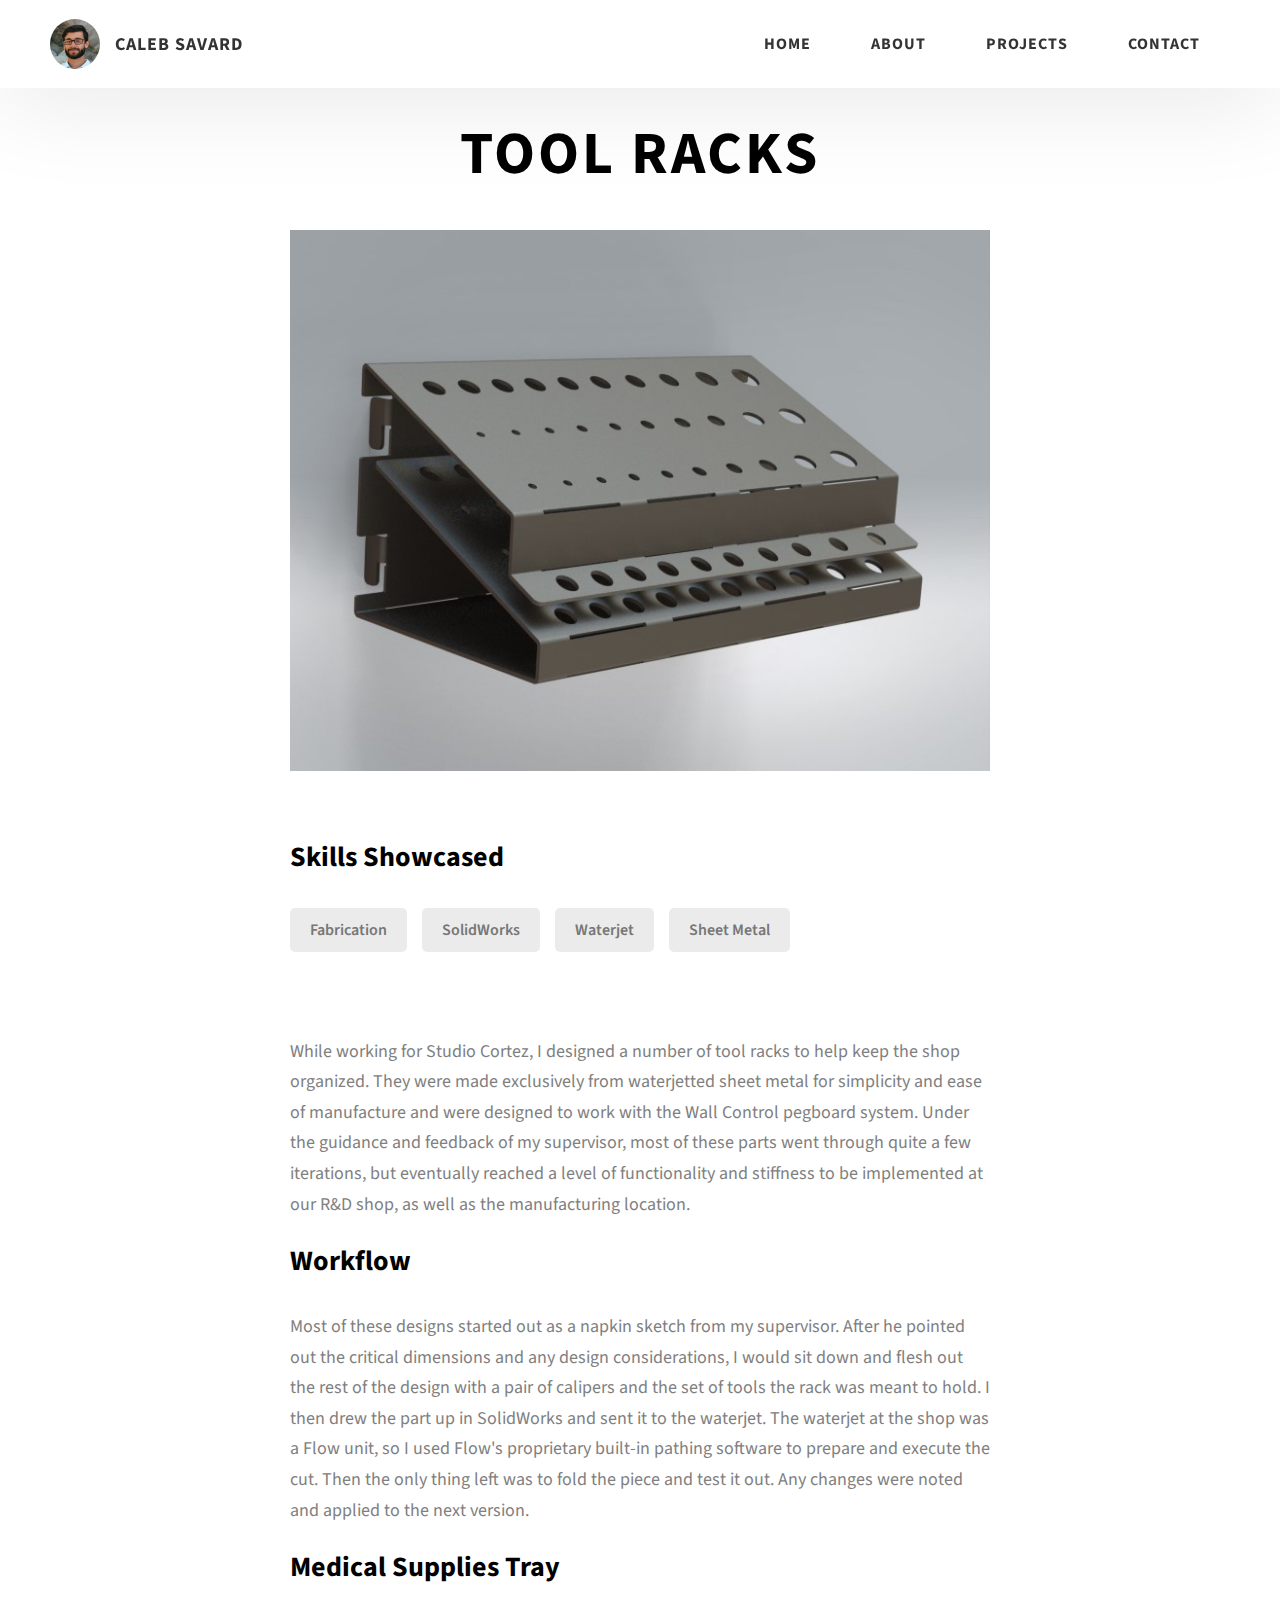
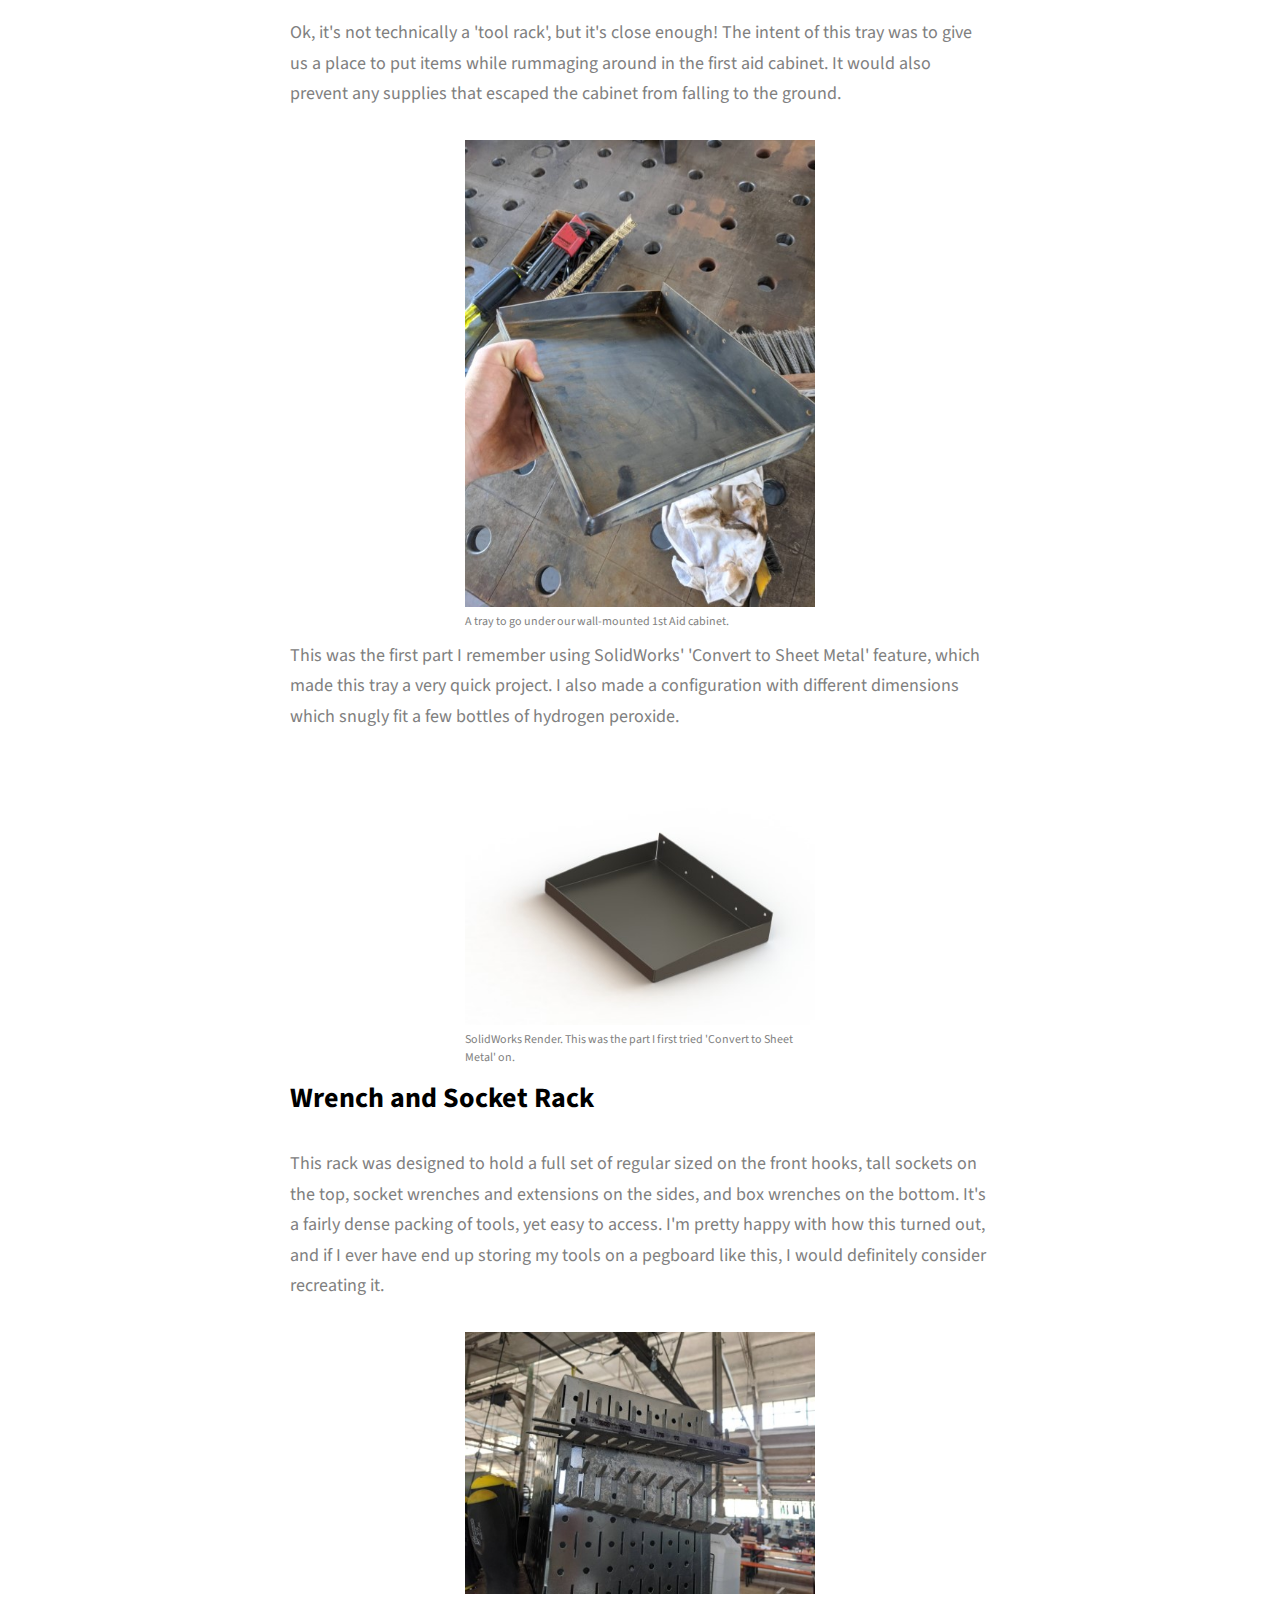
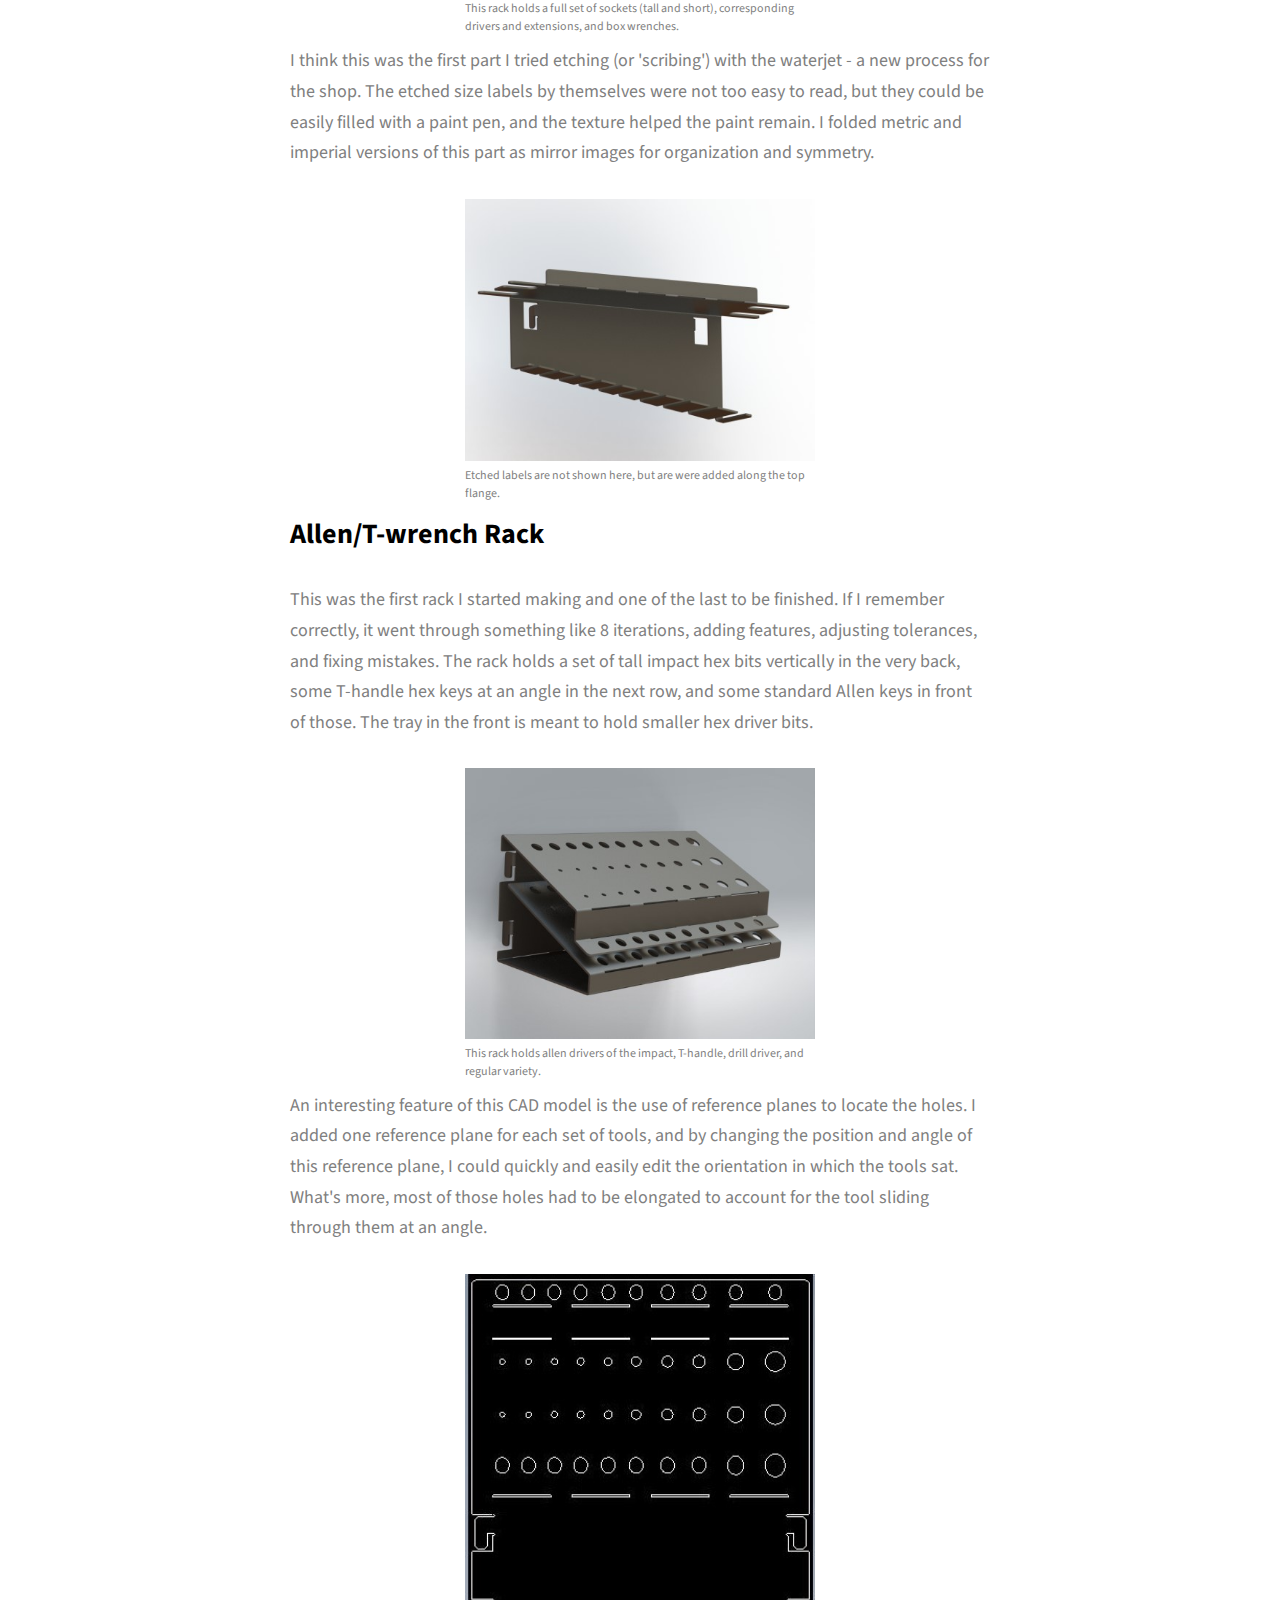
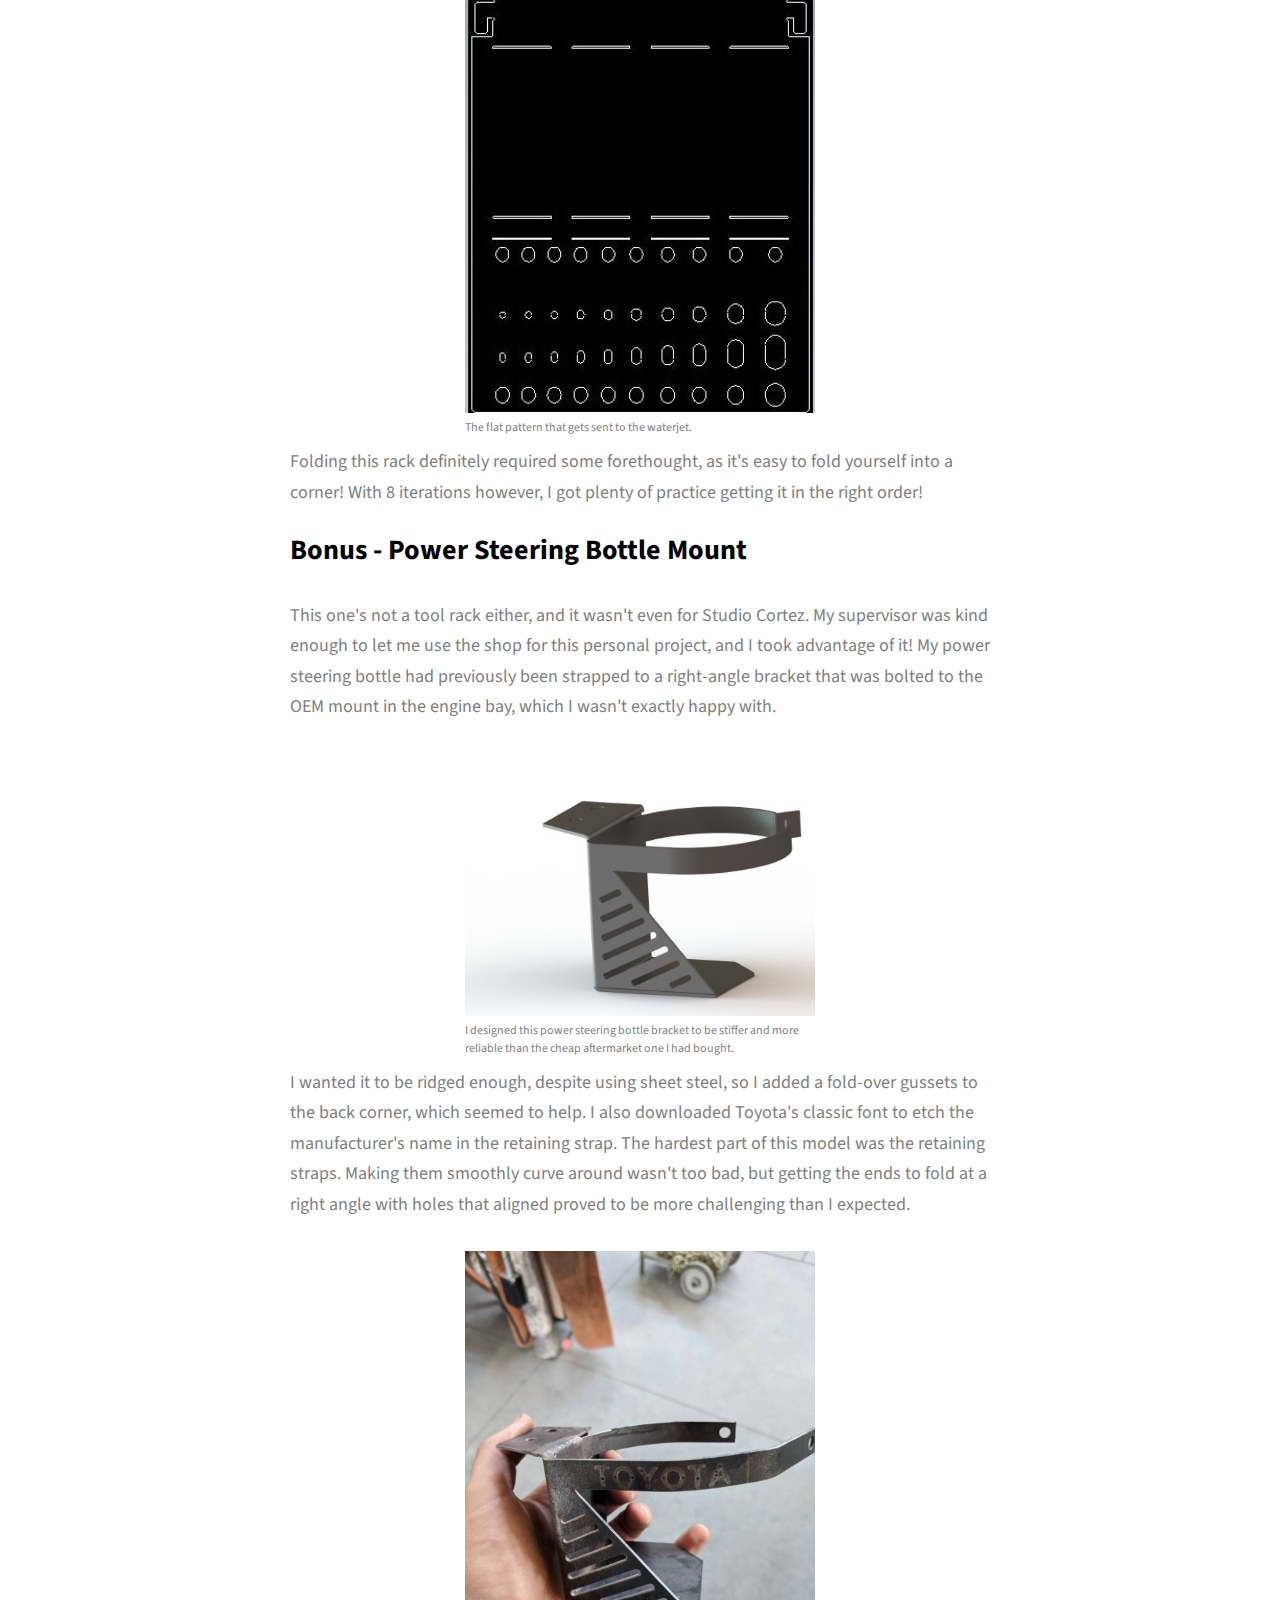
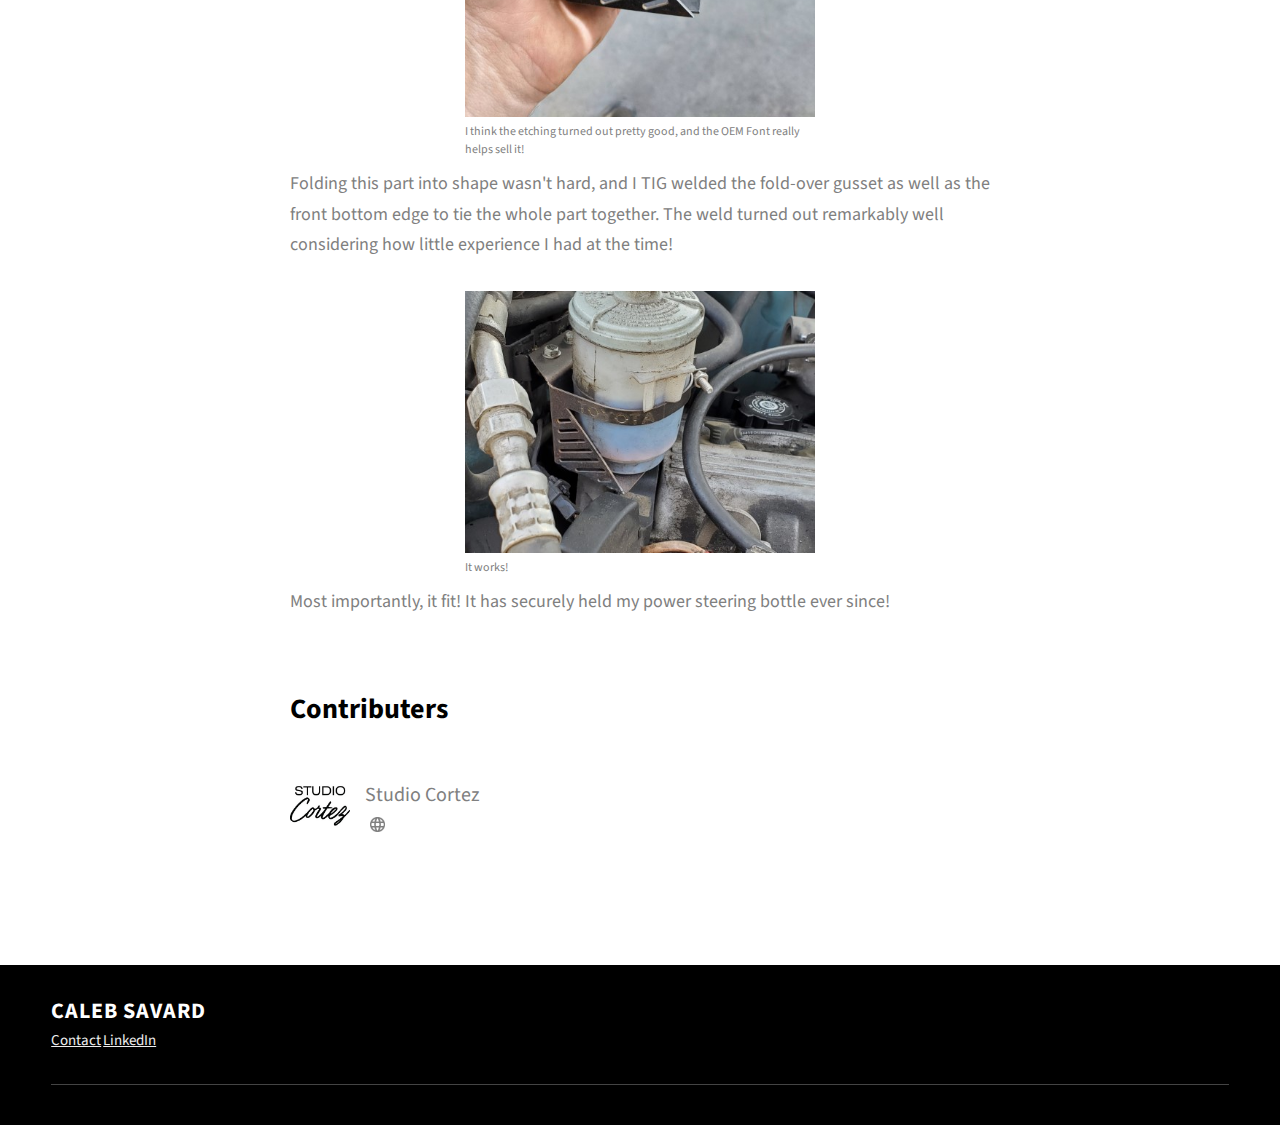
<file: project-2.html>
<!DOCTYPE html>
<html lang="en">
  <head>
    <meta charset="UTF-8" />
    <meta name="viewport" content="width=device-width, initial-scale=1.0" />
    <meta http-equiv="X-UA-Compatible" content="ie=edge" />
    <title>Projects - Tool Racks</title>
    <meta name="description" content="Drawing Robot" />

    <link rel="stylesheet" href="css/style.css" />

    <link rel="preconnect" href="https://fonts.googleapis.com" />
    <link rel="preconnect" href="https://fonts.gstatic.com" crossorigin />
    <link
      href="https://fonts.googleapis.com/css2?family=Source+Sans+Pro:wght@400;600;700;900&display=swap"
      rel="stylesheet"
    />
  </head>
  <body>
    <header class="header">
      <div class="header__content">
        <div class="header__logo-container">
          <div class="header__logo-img-cont">
            <img
              src="./assets/jpeg/profile-image.jpeg"
              alt="Profile Image"
              class="header__logo-img"
            />
          </div>
          <span class="header__logo-sub">Caleb Savard</span>
        </div>
        <div class="header__main">
          <ul class="header__links">
            <li class="header__link-wrapper">
              <a href="./index.html" class="header__link"> Home </a>
            </li>
            <li class="header__link-wrapper">
              <a href="./about.html" class="header__link">About </a>
            </li>
            <li class="header__link-wrapper">
              <a href="./project-main.html" class="header__link">
                Projects
              </a>
            </li>
            <li class="header__link-wrapper">
              <a href="./index.html#contact" class="header__link"> Contact </a>
            </li>
          </ul>
          <div class="header__main-ham-menu-cont">
            <img
              src="./assets/svg/ham-menu.svg"
              alt="hamburger menu"
              class="header__main-ham-menu"
            />
            <img
              src="./assets/svg/ham-menu-close.svg"
              alt="hamburger menu close"
              class="header__main-ham-menu-close d-none"
            />
          </div>
        </div>
      </div>
      <div class="header__sm-menu">
        <div class="header__sm-menu-content">
          <ul class="header__sm-menu-links">
            <li class="header__sm-menu-link">
              <a href="./index.html"> Home </a>
            </li>

            <li class="header__sm-menu-link">
              <a href="./about.html"> About </a>
            </li>

            <li class="header__sm-menu-link">
              <a href="./project-main.html"> Projects </a>
            </li>

            <li class="header__sm-menu-link">
              <a href="./index.html#contact"> Contact </a>
            </li>
          </ul>
        </div>
      </div>
    </header>
    
    <section class="project-details">
      <div class="main-container">
        <div class="project-details__content">

          <h1 class="heading-primary">Tool Racks</h1>
          
          <div class="project-details__content-main">

            <div class="project-details__showcase-img-cont">
              <a href="./assets/Project 2 - Tool Racks/Main.jpg">
                <img
                  src="./assets/Project 2 - Tool Racks/Main_s.jpg"
                  alt="Tilting Platform"
                  class="project-details__showcase-img"
                />
              </a>

            </div>
  
            
            <div class="project-details__tools-used">
              <h3 class="project-details__content-title">Skills Showcased</h3>
              <div class="skills">
                <div class="skills__skill">Fabrication</div>
                <div class="skills__skill">SolidWorks</div>
                <div class="skills__skill">Waterjet</div>
                <div class="skills__skill">Sheet Metal</div>
              </div>
            </div>
            
            <div class="project-details__desc">

              <p class="project-details__desc-para">
                While working for Studio Cortez, I designed a number of tool racks to help keep the shop organized. They were made exclusively from waterjetted sheet metal for simplicity and ease of manufacture and were designed to work with the Wall Control pegboard system. Under the guidance and feedback of my supervisor, most of these parts went through quite a few iterations, but eventually reached a level of functionality and stiffness to be implemented at our R&D shop, as well as the manufacturing location.
             </p>
           
              <h3 class="project-details__content-title">Workflow</h3>

              <p class="project-details__desc-para">
                Most of these designs started out as a napkin sketch from my supervisor. After he pointed out the critical dimensions and any design considerations, I would sit down and flesh out the rest of the design with a pair of calipers and the set of tools the rack was meant to hold. I then drew the part up in SolidWorks and sent it to the waterjet. The waterjet at the shop was a Flow unit, so I used Flow's proprietary built-in pathing software to prepare and execute the cut. Then the only thing left was to fold the piece and test it out. Any changes were noted and applied to the next version.
              </p>

              <h3 class="project-details__content-title">Medical Supplies Tray</h3>

              <p class="project-details__desc-para">
                Ok, it's not technically a 'tool rack', but it's close enough! The intent of this tray was to give us a place to put items while rummaging around in the first aid cabinet. It would also prevent any supplies that escaped the cabinet from falling to the ground.
              </p>

              <figure>
                <a href="./assets/Project 2 - Tool Racks/1.jpg">
                  <img 
                  src="./assets/Project 2 - Tool Racks/1_s.jpg"
                  alt="medical tray"
                  class="project-details__showcase-img"
                  loading="lazy">
                </a>
                <figcaption>
                  A tray to go under our wall-mounted 1st Aid cabinet.
                </figcaption>
              </figure>

              <p class="project-details__desc-para">
                This was the first part I remember using SolidWorks' 'Convert to Sheet Metal' feature, which made this tray a very quick project. I also made a configuration with different dimensions which snugly fit a few bottles of hydrogen peroxide.
              </p>

              <figure>
                <a href="./assets/Project 2 - Tool Racks/2.JPG">
                  <img 
                  src="./assets/Project 2 - Tool Racks/2_s.JPG"
                  alt="CAD render of medical tray"
                  class="project-details__showcase-img"
                  loading="lazy">
                </a>
                <figcaption>
                  SolidWorks Render. This was the part I first tried 'Convert to Sheet Metal' on.
                </figcaption>
              </figure>


              <h3 class="project-details__content-title">Wrench and Socket Rack</h3>

              <p class="project-details__desc-para">
                This rack was designed to hold a full set of regular sized on the front hooks, tall sockets on the top, socket wrenches and extensions on the sides, and box wrenches on the bottom.  It's a fairly dense packing of tools, yet easy to access. I'm pretty happy with how this turned out, and if I ever have end up storing my tools on a pegboard like this, I would definitely consider recreating it.
              </p>

              <figure>
                <a href="./assets/Project 2 - Tool Racks/3.jpg">
                  <img 
                  src="./assets/Project 2 - Tool Racks/3_s.jpg"
                  alt="wrench and socket rack"
                  class="project-details__showcase-img"
                  loading="lazy">
                </a>
                <figcaption>
                  This rack holds a full set of sockets (tall and short), corresponding drivers and extensions, and box wrenches.
                </figcaption>
              </figure>

              <p class="project-details__desc-para">
                I think this was the first part I tried etching (or 'scribing') with the waterjet - a new process for the shop. The etched size labels by themselves were not too easy to read, but they could be easily filled with a paint pen, and the texture helped the paint remain. I folded metric and imperial versions of this part as mirror images for organization and symmetry.
              </p>

              <figure>
                <a href="./assets/Project 2 - Tool Racks/4.JPG">
                  <img 
                  src="./assets/Project 2 - Tool Racks/4_s.JPG"
                  alt="Render of wrench-socket rack"
                  class="project-details__showcase-img"
                  loading="lazy">
                </a>
                <figcaption>
                  Etched labels are not shown here, but are were added along the top flange.
                </figcaption>
              </figure>

              <h3 class="project-details__content-title">Allen/T-wrench Rack</h3>

              <p class="project-details__desc-para">
                This was the first rack I started making and one of the last to be finished. If I remember correctly, it went through something like 8 iterations, adding features, adjusting tolerances, and fixing mistakes. The rack holds a set of tall impact hex bits vertically in the very back, some T-handle hex keys at an angle in the next row, and some standard Allen keys in front of those. The tray in the front is meant to hold smaller hex driver bits.
              </p>

              <figure>
                <a href="./assets/Project 2 - Tool Racks/5.jpg">
                  <img 
                  src="./assets/Project 2 - Tool Racks/5_s.jpg"
                  alt="Render of allen wrench rack"
                  class="project-details__showcase-img"
                  loading="lazy">
                </a>
                <figcaption>
                  This rack holds allen drivers of the impact, T-handle, drill driver, and regular variety.
                </figcaption>
              </figure>

              <p class="project-details__desc-para">
                An interesting feature of this CAD model is the use of reference planes to locate the holes. I added one reference plane for each set of tools, and by changing the position and angle of this reference plane, I could quickly and easily edit the orientation in which the tools sat. What's more, most of those holes had to be elongated to account for the tool sliding through them at an angle.
              </p>

              <figure>
                <a href="./assets/Project 2 - Tool Racks/6.jpg">
                  <img 
                  src="./assets/Project 2 - Tool Racks/6_s.jpg"
                  alt="Flat pattern for allen rack"
                  class="project-details__showcase-img"
                  loading="lazy">
                </a>
                <figcaption>
                  The flat pattern that gets sent to the waterjet.
                </figcaption>
              </figure>

              <p class="project-details__desc-para">
                Folding this rack definitely required some forethought, as it's easy to fold yourself into a corner! With 8 iterations however, I got plenty of practice getting it in the right order!
              </p>


              <h3 class="project-details__content-title">Bonus - Power Steering Bottle Mount</h3>

              <p class="project-details__desc-para">
                This one's not a tool rack either, and it wasn't even for Studio Cortez. My supervisor was kind enough to let me use the shop for this personal project, and I took advantage of it! My power steering bottle had previously been strapped to a right-angle bracket that was bolted to the OEM mount in the engine bay, which I wasn't exactly happy with. 
              </p>

              <figure>
                <a href="./assets/Project 2 - Tool Racks/7.JPG">
                  <img 
                  src="./assets/Project 2 - Tool Racks/7_s.JPG"
                  alt="Render of power steering bottle mount"
                  class="project-details__showcase-img"
                  loading="lazy">
                </a>
                <figcaption>
                  I designed this power steering bottle bracket to be stiffer and more reliable than the cheap aftermarket one I had bought.
                </figcaption>
              </figure>

              <p class="project-details__desc-para">
                I wanted it to be ridged enough, despite using sheet steel, so I added a fold-over gussets to the back corner, which seemed to help. I also downloaded Toyota's classic font to etch the manufacturer's name in the retaining strap. The hardest part of this model was the retaining straps. Making them smoothly curve around wasn't too bad, but getting the ends to fold at a right angle with holes that aligned proved to be more challenging than I expected.
              </p>

              <figure>
                <a href="./assets/Project 2 - Tool Racks/8.jpg">
                  <img 
                  src="./assets/Project 2 - Tool Racks/8_s.jpg"
                  alt="Power steering bottle mount"
                  class="project-details__showcase-img"
                  loading="lazy">
                </a>
                <figcaption>
                  I think the etching turned out pretty good, and the OEM Font really helps sell it!
                </figcaption>
              </figure>

              <p class="project-details__desc-para">
                Folding this part into shape wasn't hard, and I TIG welded the fold-over gusset as well as the front bottom edge to tie the whole part together. The weld turned out remarkably well considering how little experience I had at the time!
              </p>

              <figure>
                <a href="./assets/Project 2 - Tool Racks/9.jpg">
                  <img 
                  src="./assets/Project 2 - Tool Racks/9_s.jpg"
                  alt="Power steering bottle mount installed"
                  class="project-details__showcase-img"
                  loading="lazy">
                </a>
                <figcaption>
                  It works!
                </figcaption>
              </figure>

              <p class="project-details__desc-para">
                Most importantly, it fit! It has securely held my power steering bottle ever since!
              </p>

            </div>


            <div class="project-details__links">
              <h3 class="project-details__content-title">Contributers</h3>

              <div class = "contributer_block">
                             
                <div class = "contributer_single">
                  <div>
                    <img src="./assets/Contributers/cortez.jpg"
                    alt="Studio Cortez logo" class="contributer_logo-img" style="border-radius:0"/>
                  </div>
                  <div>
                    <p class="contributer_text">
                      Studio Cortez
                    </p>

                    <a href="https://www.studiocortez.com/" target="new">
                      <img src="./assets/png/website-ico.png" alt="icon" class="contributer_link-icon"/>
                    </a>

                  </div>

                </div>
              </div>
            </div>

          </div>
        </div>
      </div>
    </section>
    <footer class="main-footer">
      <div class="main-container">
        <div class="main-footer__upper">
          
          <div class="main-footer__row main-footer__row-2">
            <h4 class="heading heading-sm text-lt">Caleb Savard</h4>
            <!-- <p class="main-footer__short-desc">
              LIkes hiking and good pasta.
            </p> -->
            
            <a href="./#contact" class="main-footer__short-desc"><u>Contact</u></a>
            <a href="https://www.linkedin.com/in/caleb-savard-89a98b159/" class="main-footer__short-desc" target="new"><u>LinkedIn</u></a>
          </div>
        </div>

        <div class="main-footer__lower">
          
        </div>
      </div>
    </footer>
    <script src="./index.js"></script>
  </body>
</html>
</file>
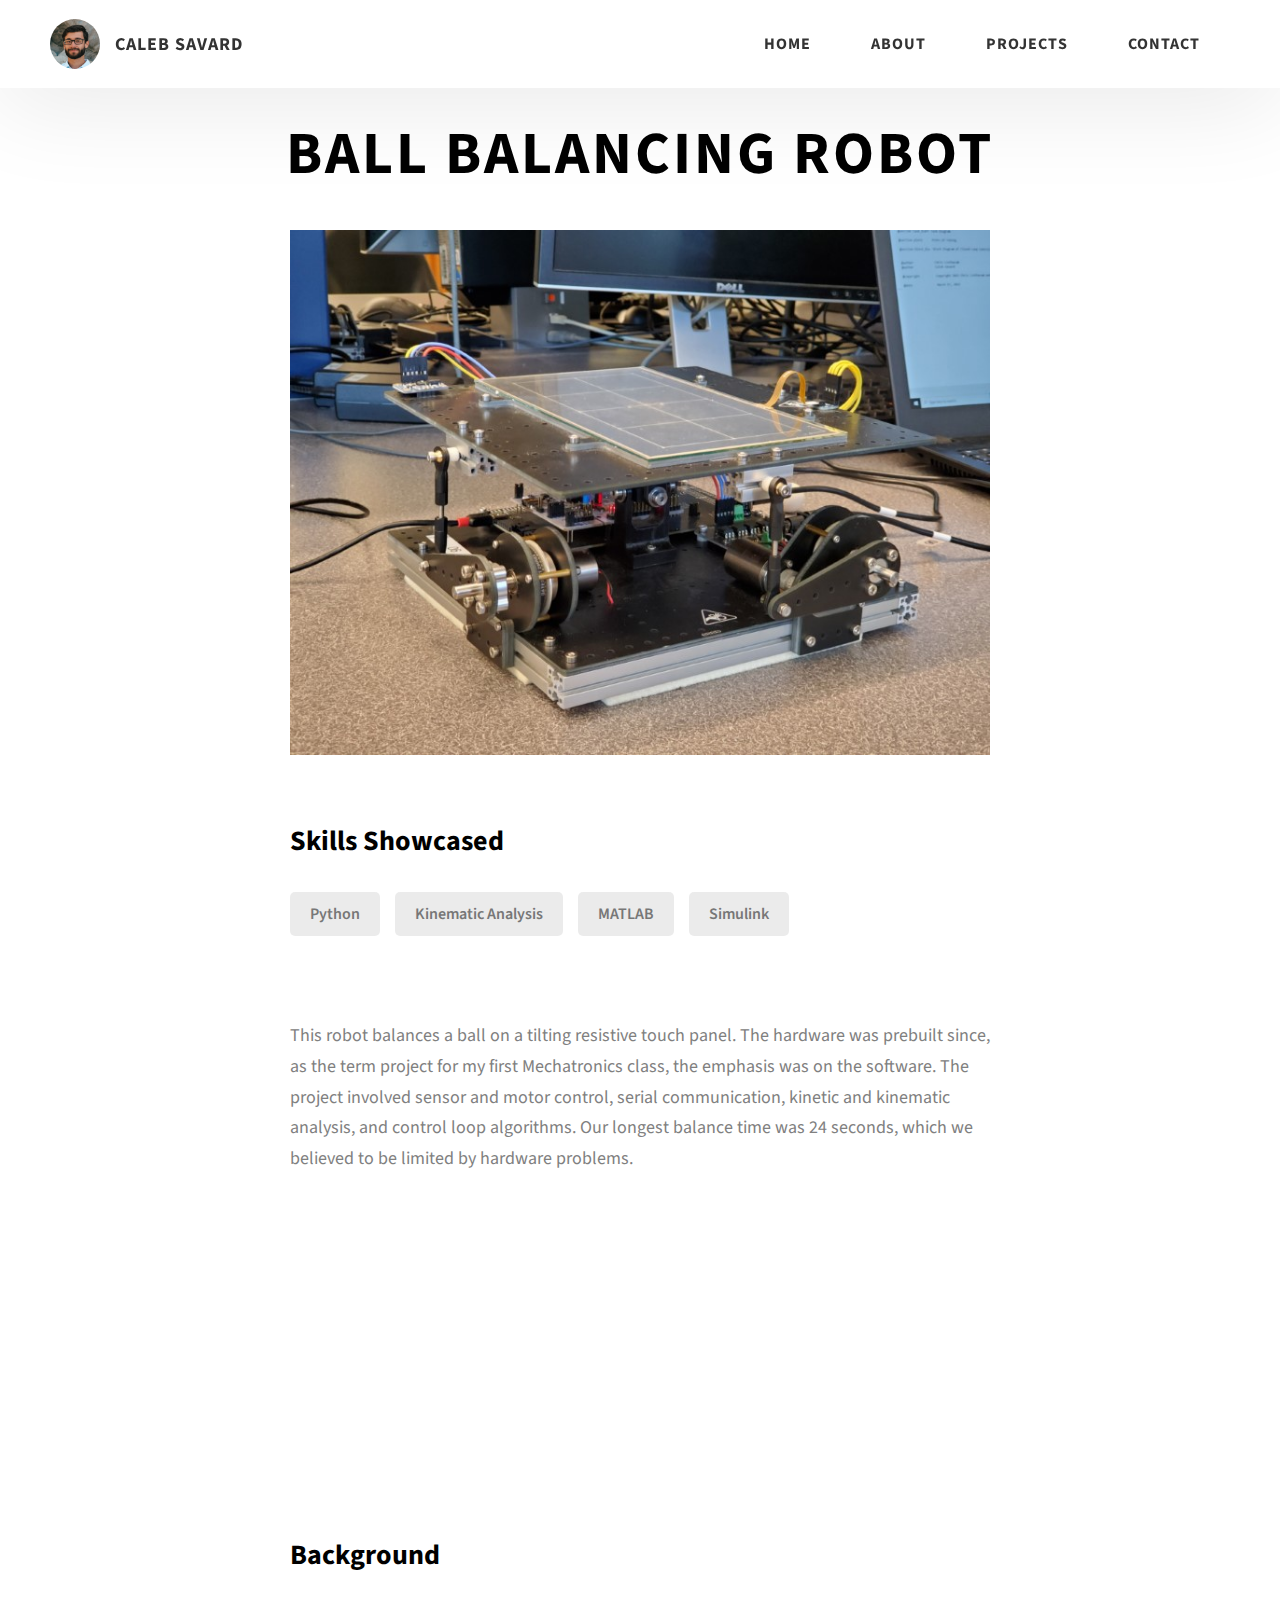
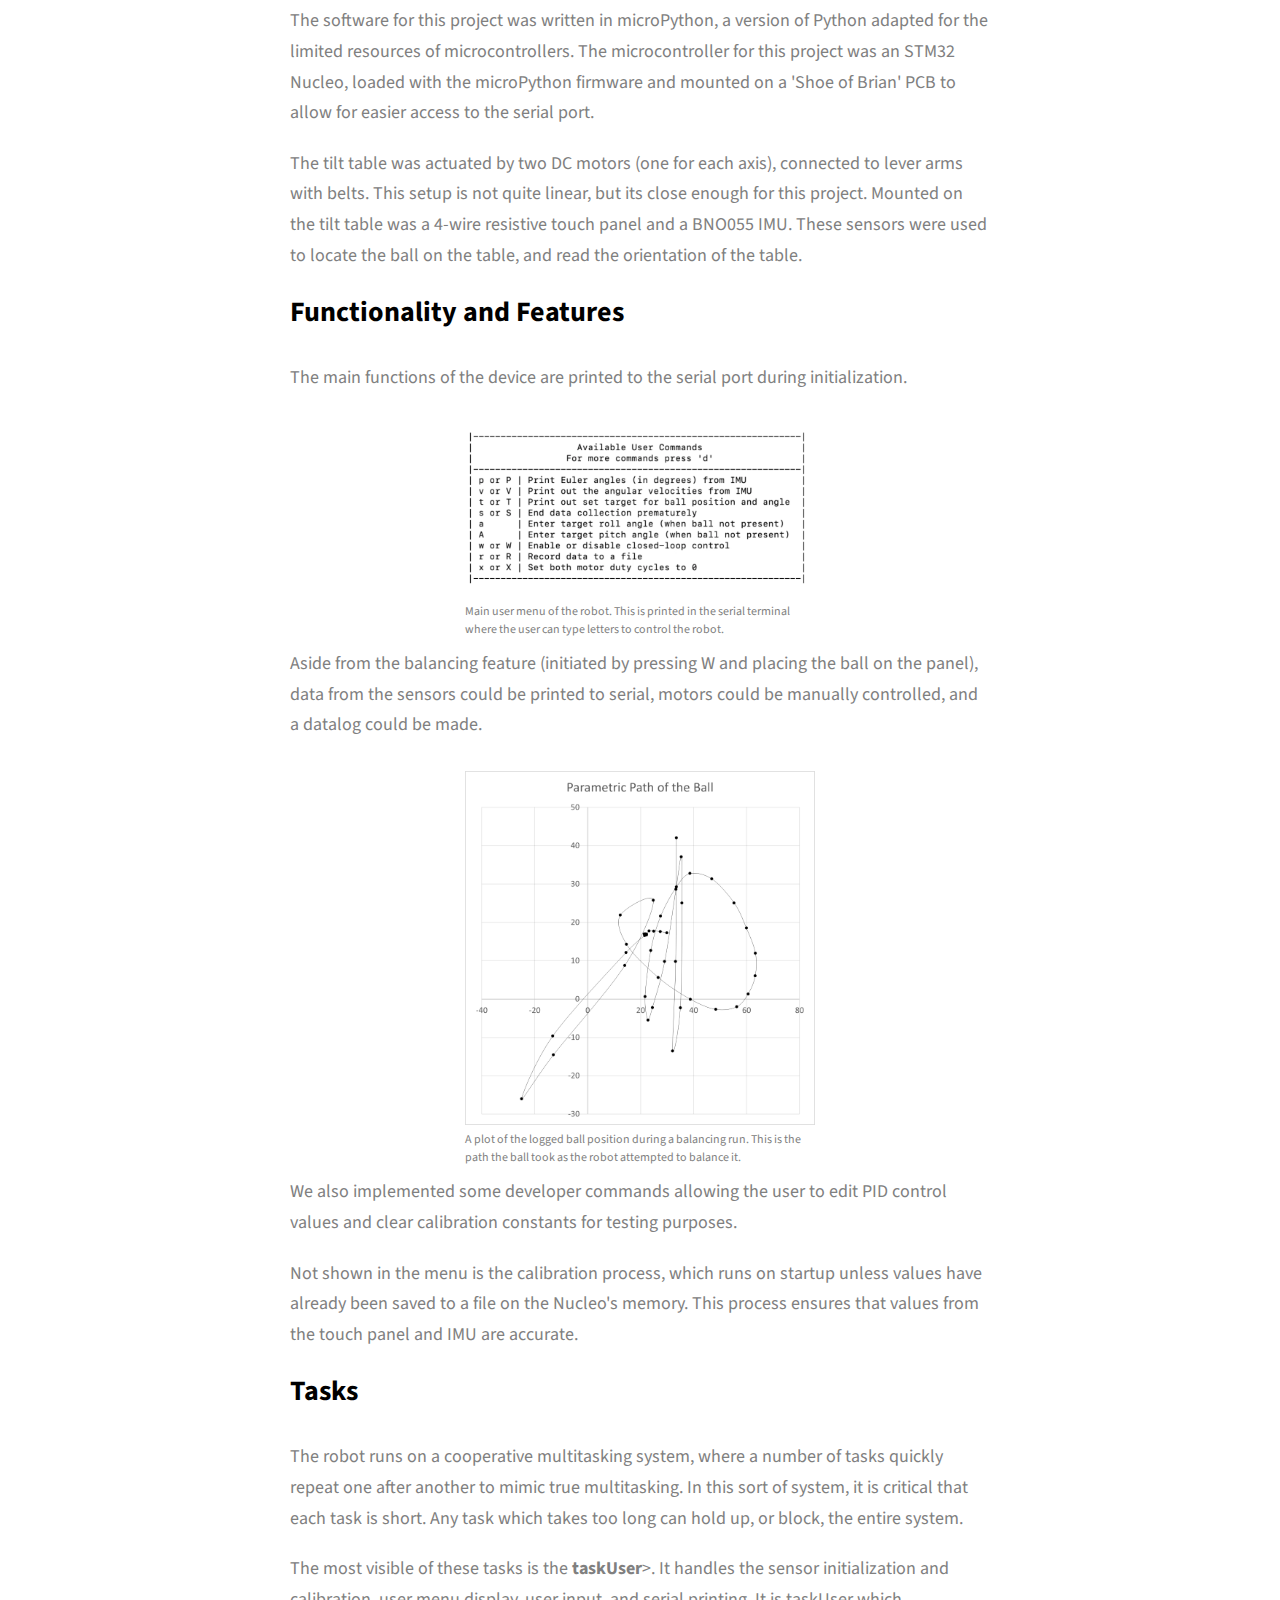
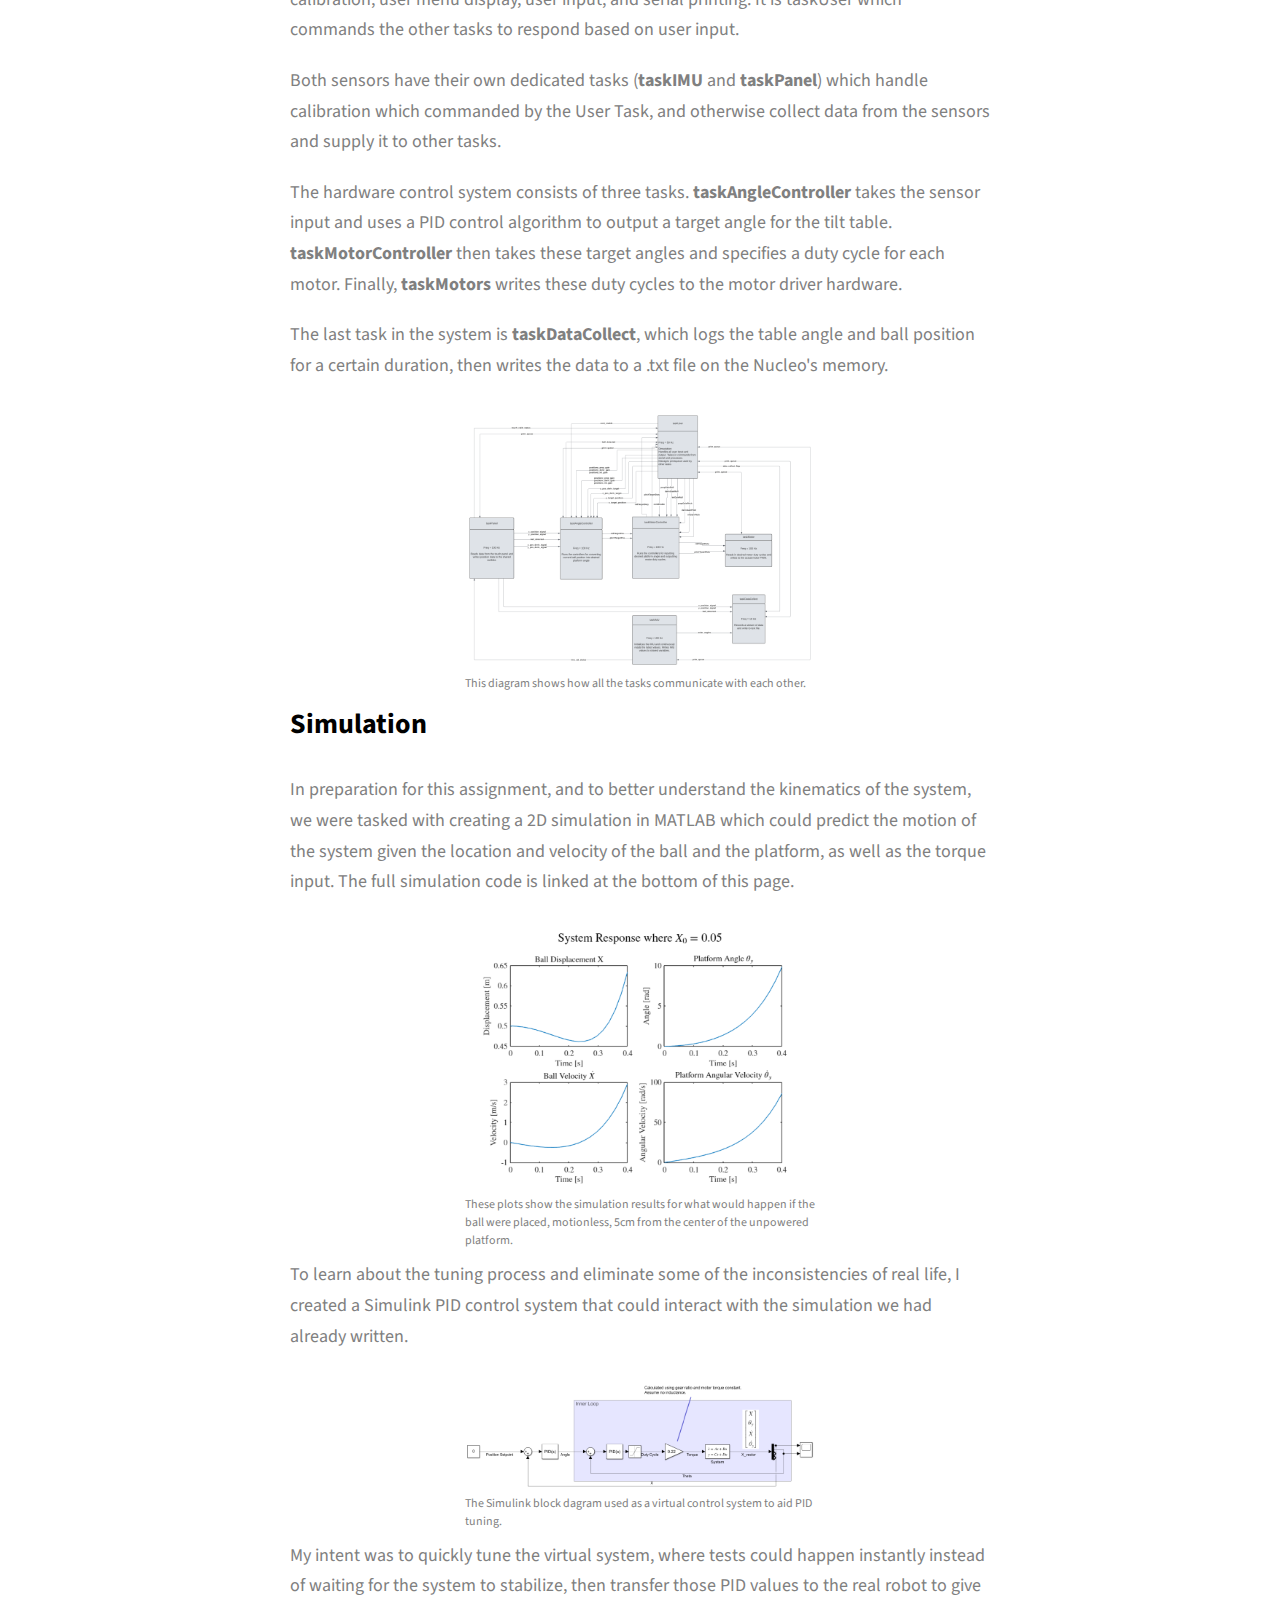
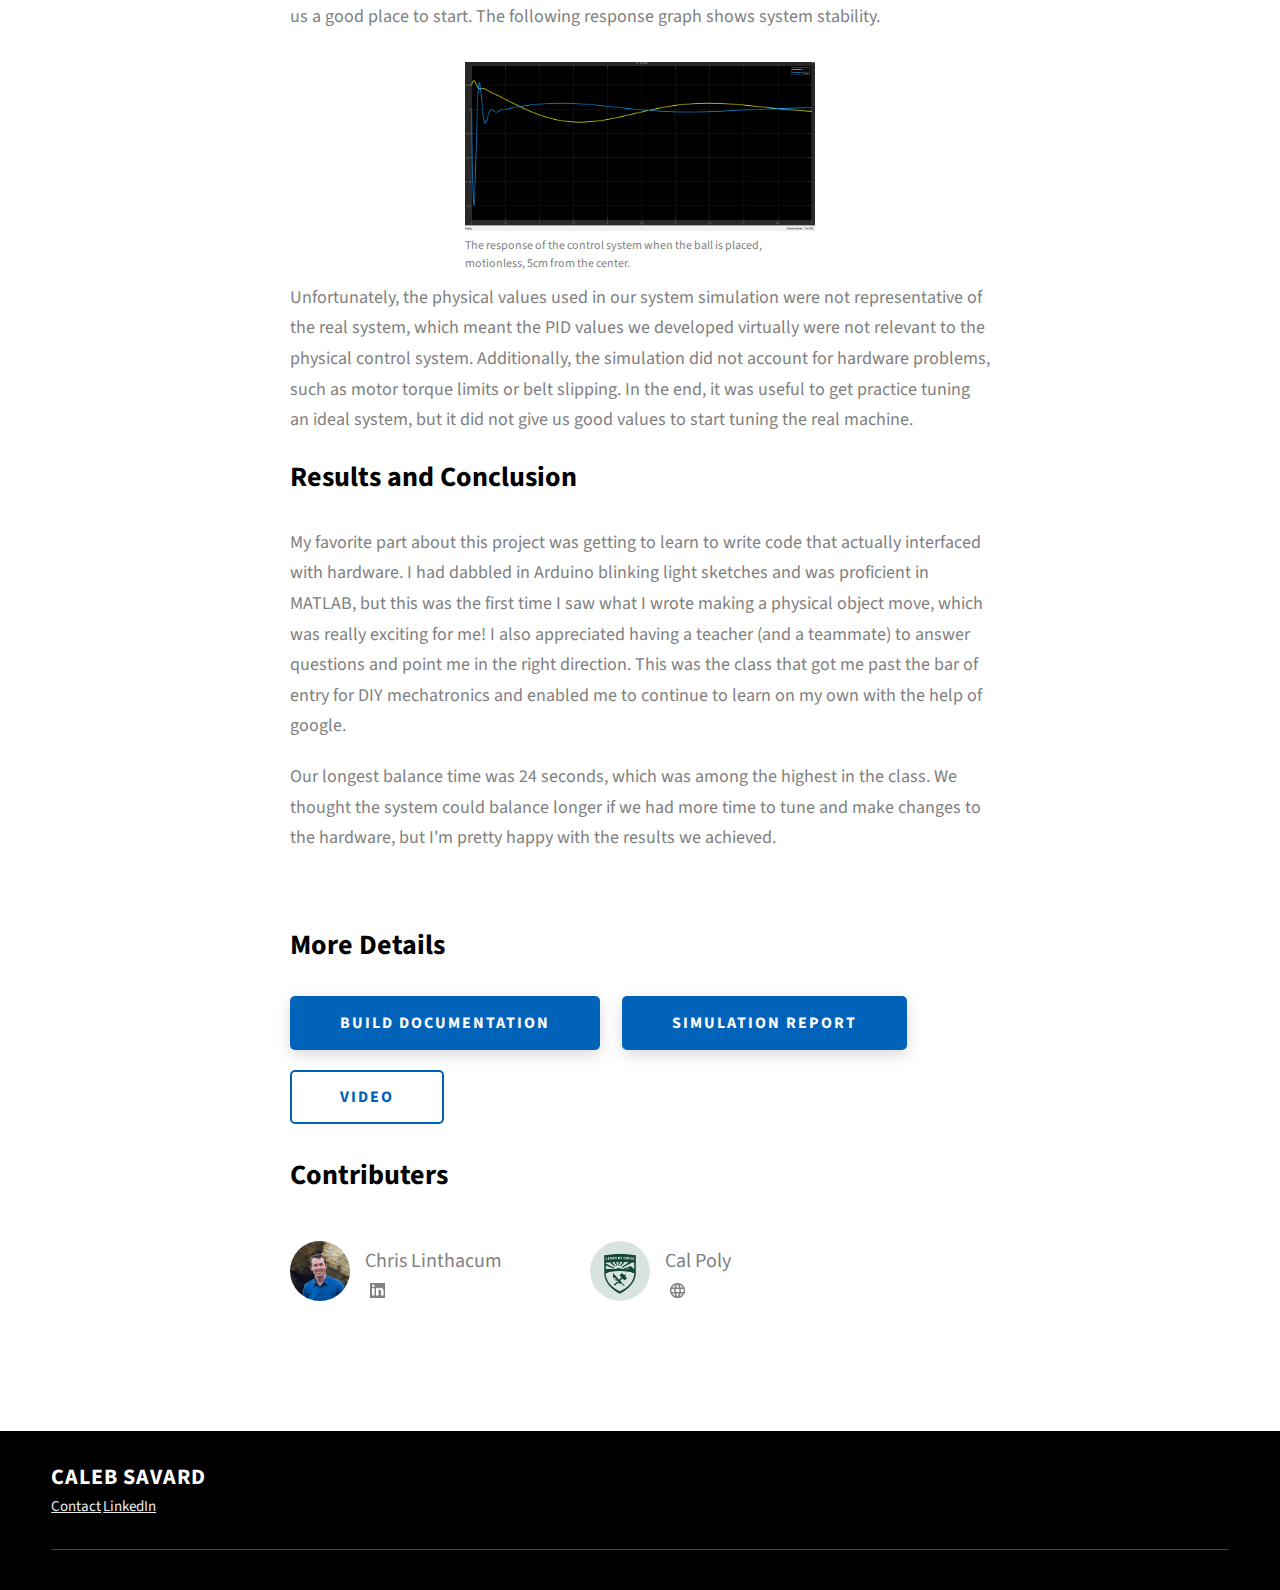
<file: project-3.html>
<!DOCTYPE html>
<html lang="en">
  <head>
    <meta charset="UTF-8" />
    <meta name="viewport" content="width=device-width, initial-scale=1.0" />
    <meta http-equiv="X-UA-Compatible" content="ie=edge" />
    <title>Projects - Ball Balancing Robot</title>
    <meta name="description" content="Drawing Robot" />

    <link rel="stylesheet" href="css/style.css" />

    <link rel="preconnect" href="https://fonts.googleapis.com" />
    <link rel="preconnect" href="https://fonts.gstatic.com" crossorigin />
    <link
      href="https://fonts.googleapis.com/css2?family=Source+Sans+Pro:wght@400;600;700;900&display=swap"
      rel="stylesheet"
    />
  </head>
  <body>
    <header class="header">
      <div class="header__content">
        <div class="header__logo-container">
          <div class="header__logo-img-cont">
            <img
              src="./assets/jpeg/profile-image.jpeg"
              alt="Profile Image"
              class="header__logo-img"
            />
          </div>
          <span class="header__logo-sub">Caleb Savard</span>
        </div>
        <div class="header__main">
          <ul class="header__links">
            <li class="header__link-wrapper">
              <a href="./index.html" class="header__link"> Home </a>
            </li>
            <li class="header__link-wrapper">
              <a href="./about.html" class="header__link">About </a>
            </li>
            <li class="header__link-wrapper">
              <a href="./project-main.html" class="header__link">
                Projects
              </a>
            </li>
            <li class="header__link-wrapper">
              <a href="./index.html#contact" class="header__link"> Contact </a>
            </li>
          </ul>
          <div class="header__main-ham-menu-cont">
            <img
              src="./assets/svg/ham-menu.svg"
              alt="hamburger menu"
              class="header__main-ham-menu"
            />
            <img
              src="./assets/svg/ham-menu-close.svg"
              alt="hamburger menu close"
              class="header__main-ham-menu-close d-none"
            />
          </div>
        </div>
      </div>
      <div class="header__sm-menu">
        <div class="header__sm-menu-content">
          <ul class="header__sm-menu-links">
            <li class="header__sm-menu-link">
              <a href="./index.html"> Home </a>
            </li>

            <li class="header__sm-menu-link">
              <a href="./about.html"> About </a>
            </li>

            <li class="header__sm-menu-link">
              <a href="./project-main.html"> Projects </a>
            </li>

            <li class="header__sm-menu-link">
              <a href="./index.html#contact"> Contact </a>
            </li>
          </ul>
        </div>
      </div>
    </header>
    
    <section class="project-details">
      <div class="main-container">
        <div class="project-details__content">

          <h1 class="heading-primary">Ball Balancing Robot</h1>
          
          <div class="project-details__content-main">

            <div class="project-details__showcase-img-cont">
              <a href="./assets/Project 3 - Balancing Platform/Main.jpg">
                <img
                  src="./assets/Project 3 - Balancing Platform/Main_s.jpg"
                  alt="Tilting Platform"
                  class="project-details__showcase-img"
                />
              </a>

            </div>
  
            
            <div class="project-details__tools-used">
              <h3 class="project-details__content-title">Skills Showcased</h3>
              <div class="skills">
                <div class="skills__skill">Python</div>
                <div class="skills__skill">Kinematic Analysis</div>
                <div class="skills__skill">MATLAB</div>
                <div class="skills__skill">Simulink</div>
              </div>
            </div>
            
            <div class="project-details__desc">

              <p class="project-details__desc-para">
                This robot balances a ball on a tilting resistive touch panel. The hardware was prebuilt since, as the term project for my first Mechatronics class, the emphasis was on the software. The project involved sensor and motor control, serial communication, kinetic and kinematic analysis, and control loop algorithms. Our longest balance time was 24 seconds, which we believed to be limited by hardware problems.
              </p>
    
              <div class="videoWrapper">
                <iframe width="560" height="315" src="https://www.youtube.com/embed/NKaWso9O1-o" title="YouTube video player" frameborder="0" allow="accelerometer; autoplay; clipboard-write; encrypted-media; gyroscope; picture-in-picture; web-share" allowfullscreen></iframe>
              </div>

              <h3 class="project-details__content-title">Background</h3>

              <p class="project-details__desc-para">
                The software for this project was written in microPython, a version of Python adapted for the limited resources of microcontrollers. The microcontroller for this project was an STM32 Nucleo, loaded with the microPython firmware and mounted on a 'Shoe of Brian' PCB to allow for easier access to the serial port.
              </p>

              <p class="project-details__desc-para">
                The tilt table was actuated by two DC motors (one for each axis), connected to lever arms with belts. This setup is not quite linear, but its close enough for this project. Mounted on the tilt table was a 4-wire resistive touch panel and a BNO055 IMU. These sensors were used to locate the ball on the table, and read the orientation of the table.
              </p>

              <h3 class="project-details__content-title">Functionality and Features</h3>

              <p class="project-details__desc-para">
                The main functions of the device are printed to the serial port during initialization.
              </p>

              <figure>
                <a href="./assets/Project 3 - Balancing Platform/1.png">
                  <img 
                  src="./assets/Project 3 - Balancing Platform/1_s.png"
                  alt="Terminal Menu"
                  class="project-details__showcase-img"
                  loading="lazy">
                </a>
                <figcaption>
                  Main user menu of the robot. This is printed in the serial terminal where the user can type letters to control the robot.
                </figcaption>
              </figure>

              <p class="project-details__desc-para">
                Aside from the balancing feature (initiated by pressing W and placing the ball on the panel), data from the sensors could be printed to serial, motors could be manually controlled, and a datalog could be made. 
              </p>

              <figure>
                <a href="./assets/Project 3 - Balancing Platform/2.png">
                  <img 
                  src="./assets/Project 3 - Balancing Platform/2_s.png"
                  alt="Path plot"
                  class="project-details__showcase-img"
                  loading="lazy">
                </a>
                <figcaption>
                  A plot of the logged ball position during a balancing run. This is the path the ball took as the robot attempted to balance it.
                </figcaption>
              </figure>

              <p class="project-details__desc-para">
                We also implemented some developer commands allowing the user to edit PID control values and clear calibration constants for testing purposes.
              </p>

              <p class="project-details__desc-para">
                Not shown in the menu is the calibration process, which runs on startup unless values have already been saved to a file on the Nucleo's memory. This process ensures that values from the touch panel and IMU are accurate.
              </p>

              <h3 class="project-details__content-title">Tasks</h3>

              <p class="project-details__desc-para">
                The robot runs on a cooperative multitasking system, where a number of tasks quickly repeat one after another to mimic true multitasking. In this sort of system, it is critical that each task is short. Any task which takes too long can hold up, or block, the entire system.
              </p>

              <p class="project-details__desc-para">
                The most visible of these tasks is the <b>taskUser</b>>. It handles the sensor initialization and calibration, user menu display, user input, and serial printing. It is taskUser which commands the other tasks to respond based on user input.
              </p>

              <p class="project-details__desc-para">
                Both sensors have their own dedicated tasks (<b>taskIMU</b> and <b>taskPanel</b>) which handle calibration which commanded by the User Task, and otherwise collect data from the sensors and supply it to other tasks.
              </p>

              <p class="project-details__desc-para">
                The hardware control system consists of three tasks. <b>taskAngleController</b> takes the sensor input and uses a PID control algorithm to output a target angle for the tilt table. <b>taskMotorController</b> then takes these target angles and specifies a duty cycle for each motor. Finally, <b>taskMotors</b> writes these duty cycles to the motor driver hardware.
              </p>

              <p class="project-details__desc-para">
                The last task in the system is <b>taskDataCollect</b>, which logs the table angle and ball position for a certain duration, then writes the data to a .txt file on the Nucleo's memory.
              </p>

              <figure>
                <a href="./assets/Project 3 - Balancing Platform/3.png">
                  <img 
                  src="./assets/Project 3 - Balancing Platform/3_s.png"
                  alt="Task Diagram"
                  class="project-details__showcase-img"
                  loading="lazy">
                </a>
                <figcaption>
                  This diagram shows how all the tasks communicate with each other.
                </figcaption>
              </figure>

              <h3 class="project-details__content-title">Simulation</h3>

              <p class="project-details__desc-para">
                In preparation for this assignment, and to better understand the kinematics of the system, we were tasked with creating a 2D simulation in MATLAB which could predict the motion of the system given the location and velocity of the ball and the platform, as well as the torque input. The full simulation code is linked at the bottom of this page.
              </p>

              <figure>
                <a href="./assets/Project 3 - Balancing Platform/4.png">
                  <img 
                  src="./assets/Project 3 - Balancing Platform/4_s.png"
                  alt="Simulation validation plots"
                  class="project-details__showcase-img"
                  loading="lazy">
                </a>
                <figcaption>
                  These plots show the simulation results for what would happen if the ball were placed, motionless, 5cm from the center of the unpowered platform.
                </figcaption>
              </figure>

              <p class="project-details__desc-para">
                To learn about the tuning process and eliminate some of the inconsistencies of real life, I created a Simulink PID control system that could interact with the simulation we had already written. 
              </p>

              <figure>
                <a href="./assets/Project 3 - Balancing Platform/6.png">
                  <img 
                  src="./assets/Project 3 - Balancing Platform/6_s.png"
                  alt="Simulink block diagram"
                  class="project-details__showcase-img"
                  loading="lazy">
                </a>
                <figcaption>
                  The Simulink block dagram used as a virtual control system to aid PID tuning.
                </figcaption>
              </figure>

              <p class="project-details__desc-para">
                My intent was to quickly tune the virtual system, where tests could happen instantly instead of waiting for the system to stabilize, then transfer those PID values to the real robot to give us a good place to start. The following response graph shows system stability.
              </p>

              <figure>
                <a href="./assets/Project 3 - Balancing Platform/7.png">
                  <img 
                  src="./assets/Project 3 - Balancing Platform/7_s.png"
                  alt="Response plot"
                  class="project-details__showcase-img"
                  loading="lazy">
                </a>
                <figcaption>
                  The response of the control system when the ball is placed, motionless, 5cm from the center.
                </figcaption>
              </figure>

              <p class="project-details__desc-para">
                Unfortunately, the physical values used in our system simulation were not representative of the real system, which meant the PID values we developed virtually were not relevant to the physical control system. Additionally, the simulation did not account for hardware problems, such as motor torque limits or belt slipping. In the end, it was useful to get practice tuning an ideal system, but it did not give us good values to start tuning the real machine.
              </p>


              <h3 class="project-details__content-title">Results and Conclusion</h3>

              <p class="project-details__desc-para">
                My favorite part about this project was getting to learn to write code that actually interfaced with hardware. I had dabbled in Arduino blinking light sketches and was proficient in MATLAB, but this was the first time I saw what I wrote making a physical object move, which was really exciting for me! I also appreciated having a teacher (and a teammate) to answer questions and point me in the right direction. This was the class that got me past the bar of entry for DIY mechatronics and enabled me to continue to learn on my own with the help of google. 
              </p>

              <p class="project-details__desc-para">
                Our longest balance time was 24 seconds, which was among the highest in the class. We thought the system could balance longer if we had more time to tune and make changes to the hardware, but I'm pretty happy with the results we achieved.
              </p>

            </div>
            
            <div class="project-details__links">
              <h3 class="project-details__content-title">More Details</h3>
              <a
                href="https://calebsavard.bitbucket.io/term_proj.html"
                class="btn btn--med btn--theme project-details__links-btn"
                target="_blank"
                >Build Documentation</a
              >

              <a
                href="assets/Project 3 - Balancing Platform/HW3_matlab.html"
                class="btn btn--med btn--theme project-details__links-btn"
                target="_blank"
                >Simulation Report</a
              >

              <a
                href="https://www.youtube.com/watch?v=NKaWso9O1-o"
                class="btn btn--med btn--theme-inv project-details__links-btn"
                target="_blank"
                >Video</a
              >
            </div>

            <div class="project-details__links">
              <h3 class="project-details__content-title">Contributers</h3>

              <div class = "contributer_block">
                <div class = "contributer_single">
                  <div>
                    <img src="assets/Contributers/chris.jpg"
                    alt="Chris Linthacum profile" class="contributer_logo-img"/>
                  </div>
                  <div>
                    <p class="contributer_text">
                      Chris Linthacum
                    </p>
                    
                    <a href="https://www.linkedin.com/in/clinthacum/" target="new">
                      <img src="./assets/png/linkedin-ico.png" alt="icon" class="contributer_link-icon"/>
                    </a>
                    
                  </div>
                </div>
                
                
                <div class = "contributer_single">
                  <div>
                    <img src="./assets/Contributers/calpoly_logo.png"
                    alt="Calpoly logo" class="contributer_logo-img"/>
                  </div>
                  <div>
                    <p class="contributer_text">
                      Cal Poly
                    </p>

                    <a href="https://me.calpoly.edu/" target="new">
                      <img src="./assets/png/website-ico.png" alt="icon" class="contributer_link-icon"/>
                    </a>

                  </div>

                </div>
              </div>
            </div>

          </div>
        </div>
      </div>
    </section>
    <footer class="main-footer">
      <div class="main-container">
        <div class="main-footer__upper">
          
          <div class="main-footer__row main-footer__row-2">
            <h4 class="heading heading-sm text-lt">Caleb Savard</h4>
            <!-- <p class="main-footer__short-desc">
              LIkes hiking and good pasta.
            </p> -->
            
            <a href="./#contact" class="main-footer__short-desc"><u>Contact</u></a>
            <a href="https://www.linkedin.com/in/caleb-savard-89a98b159/" class="main-footer__short-desc" target="new"><u>LinkedIn</u></a>
          </div>
        </div>

        <div class="main-footer__lower">
          
        </div>
      </div>
    </footer>
    <script src="./index.js"></script>
  </body>
</html>
</file>
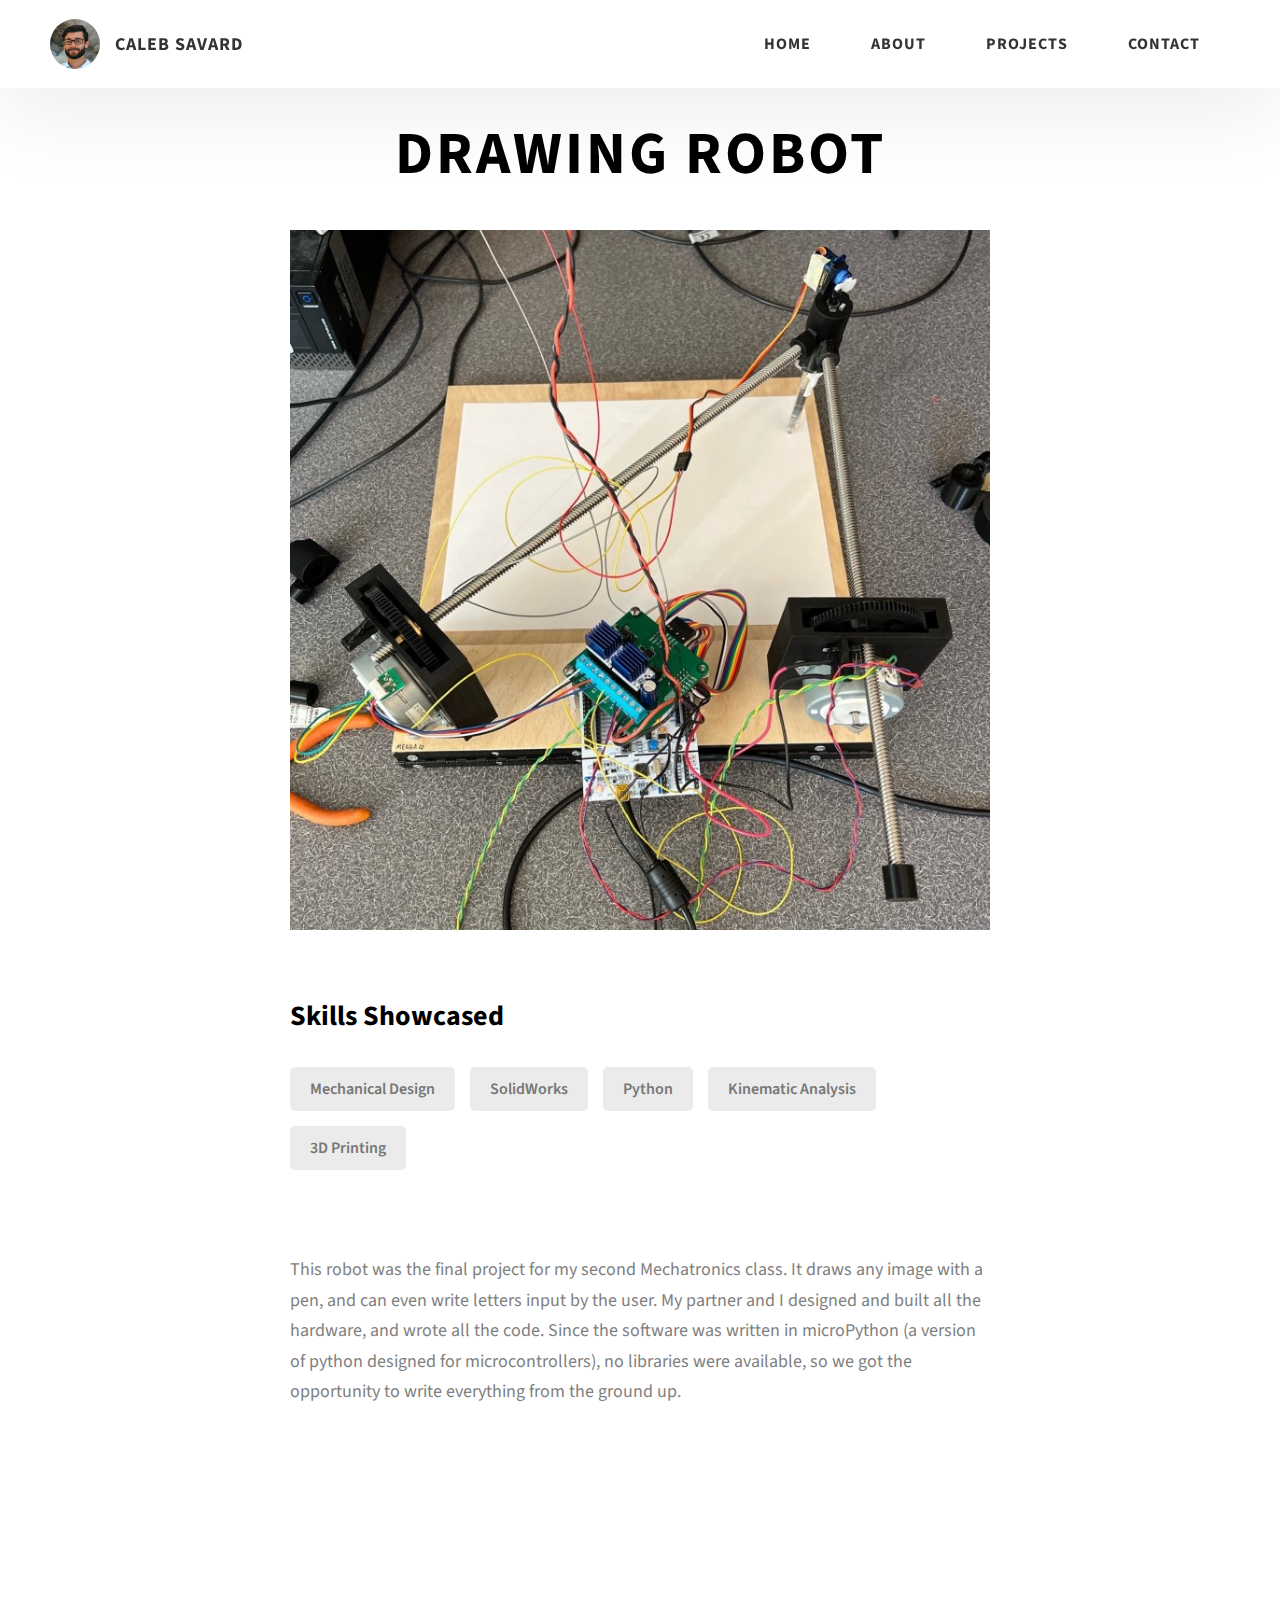
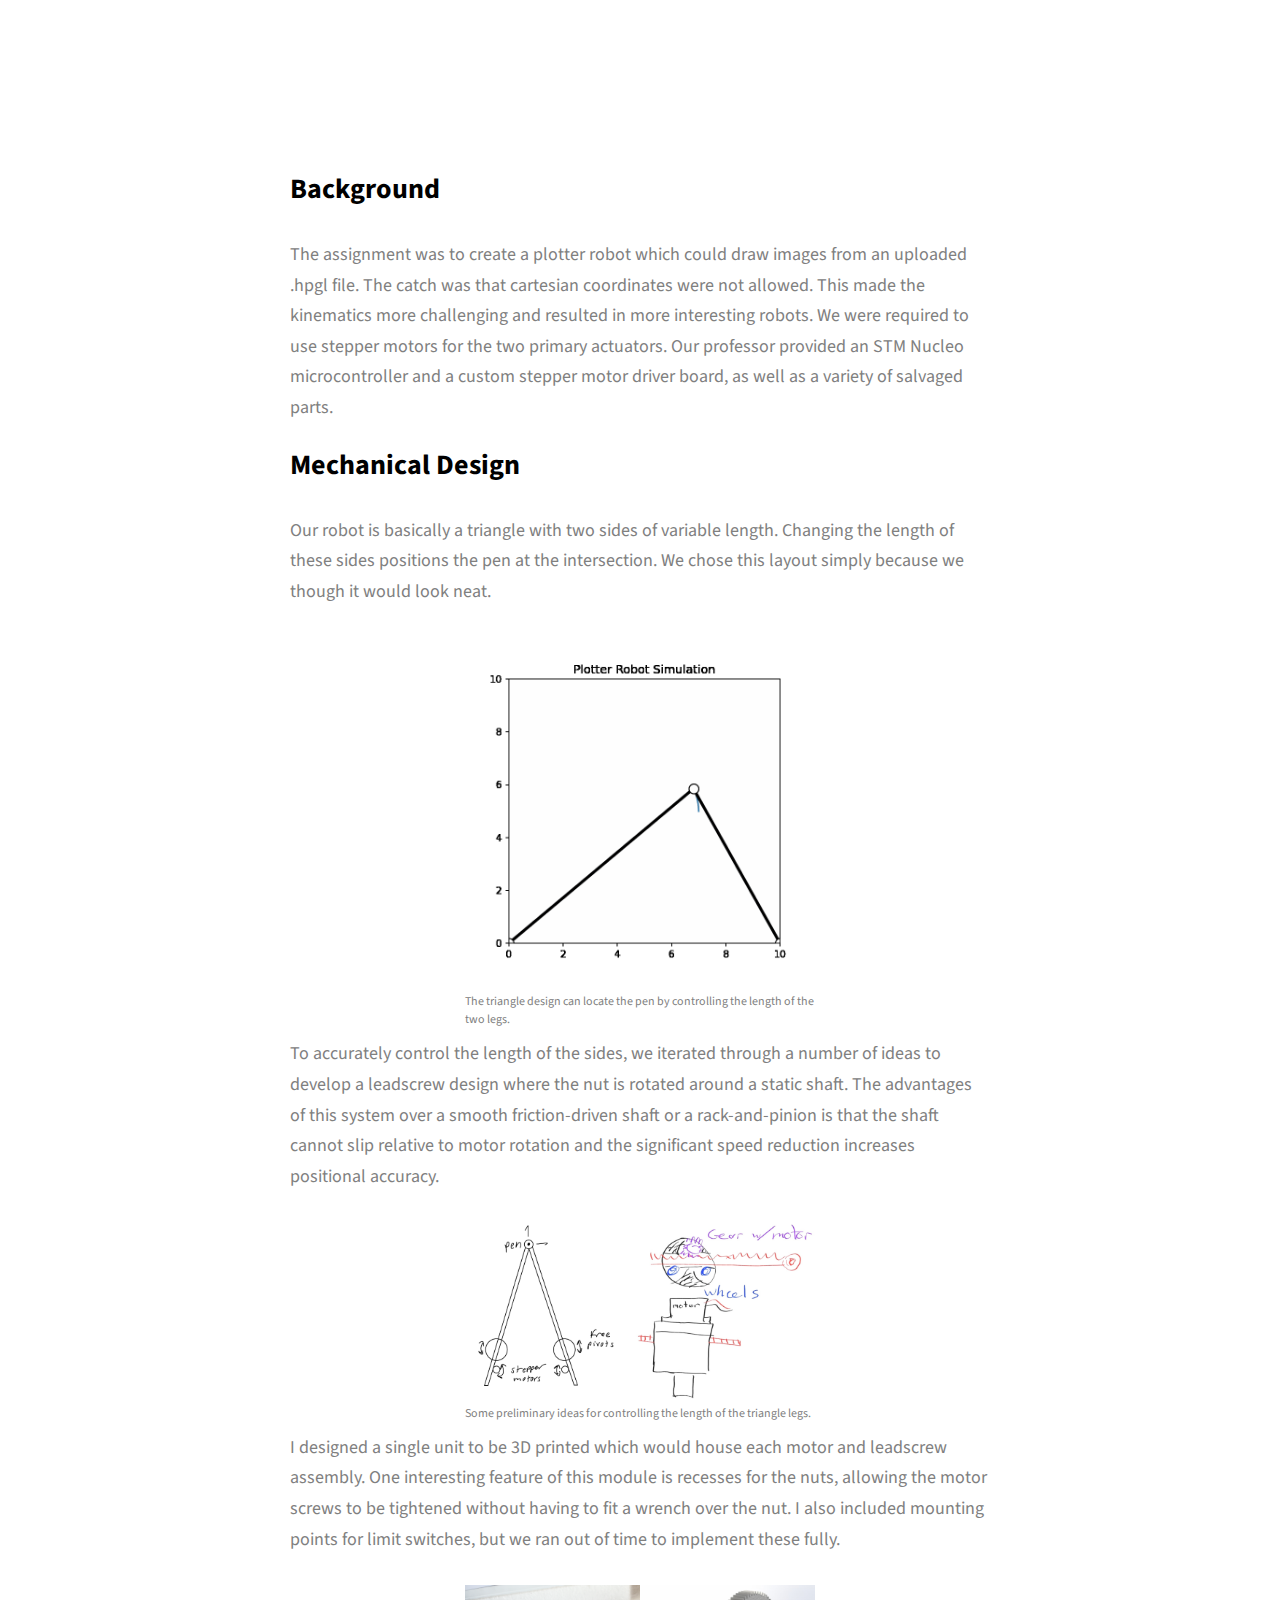
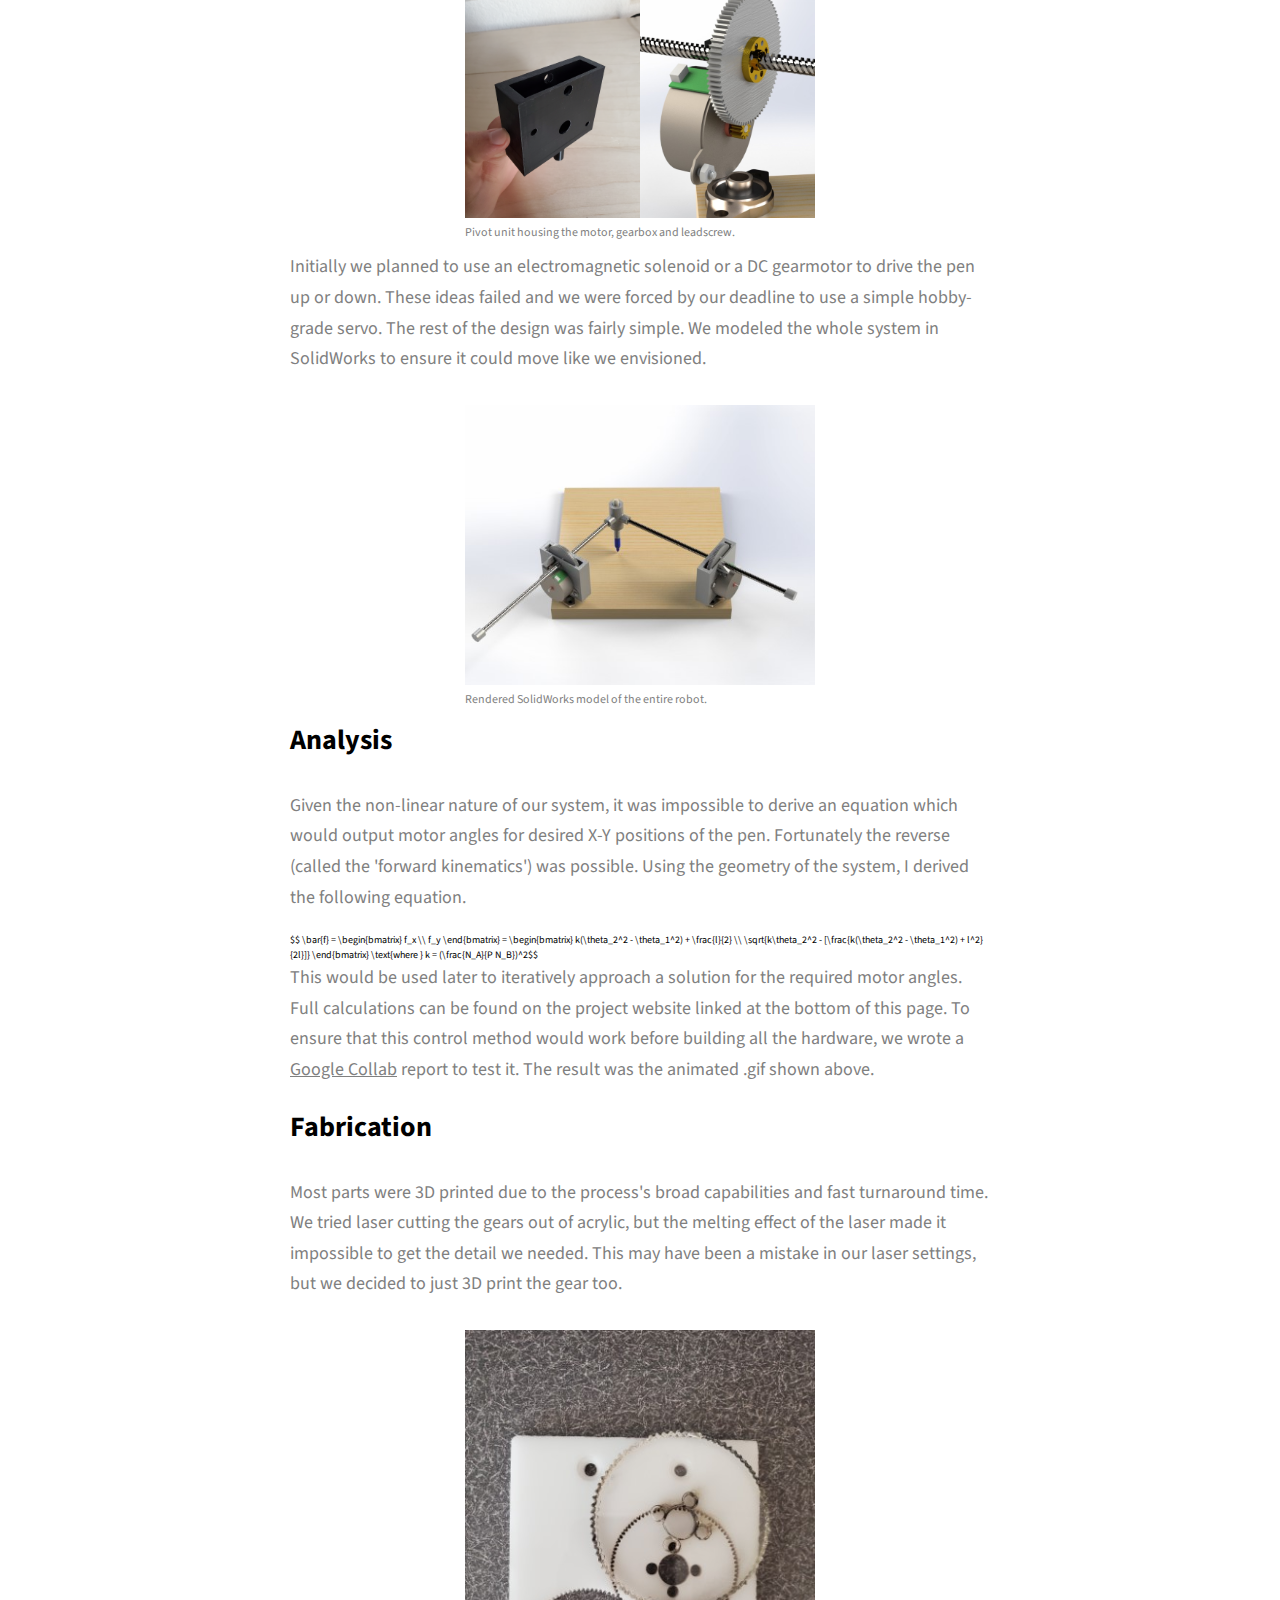
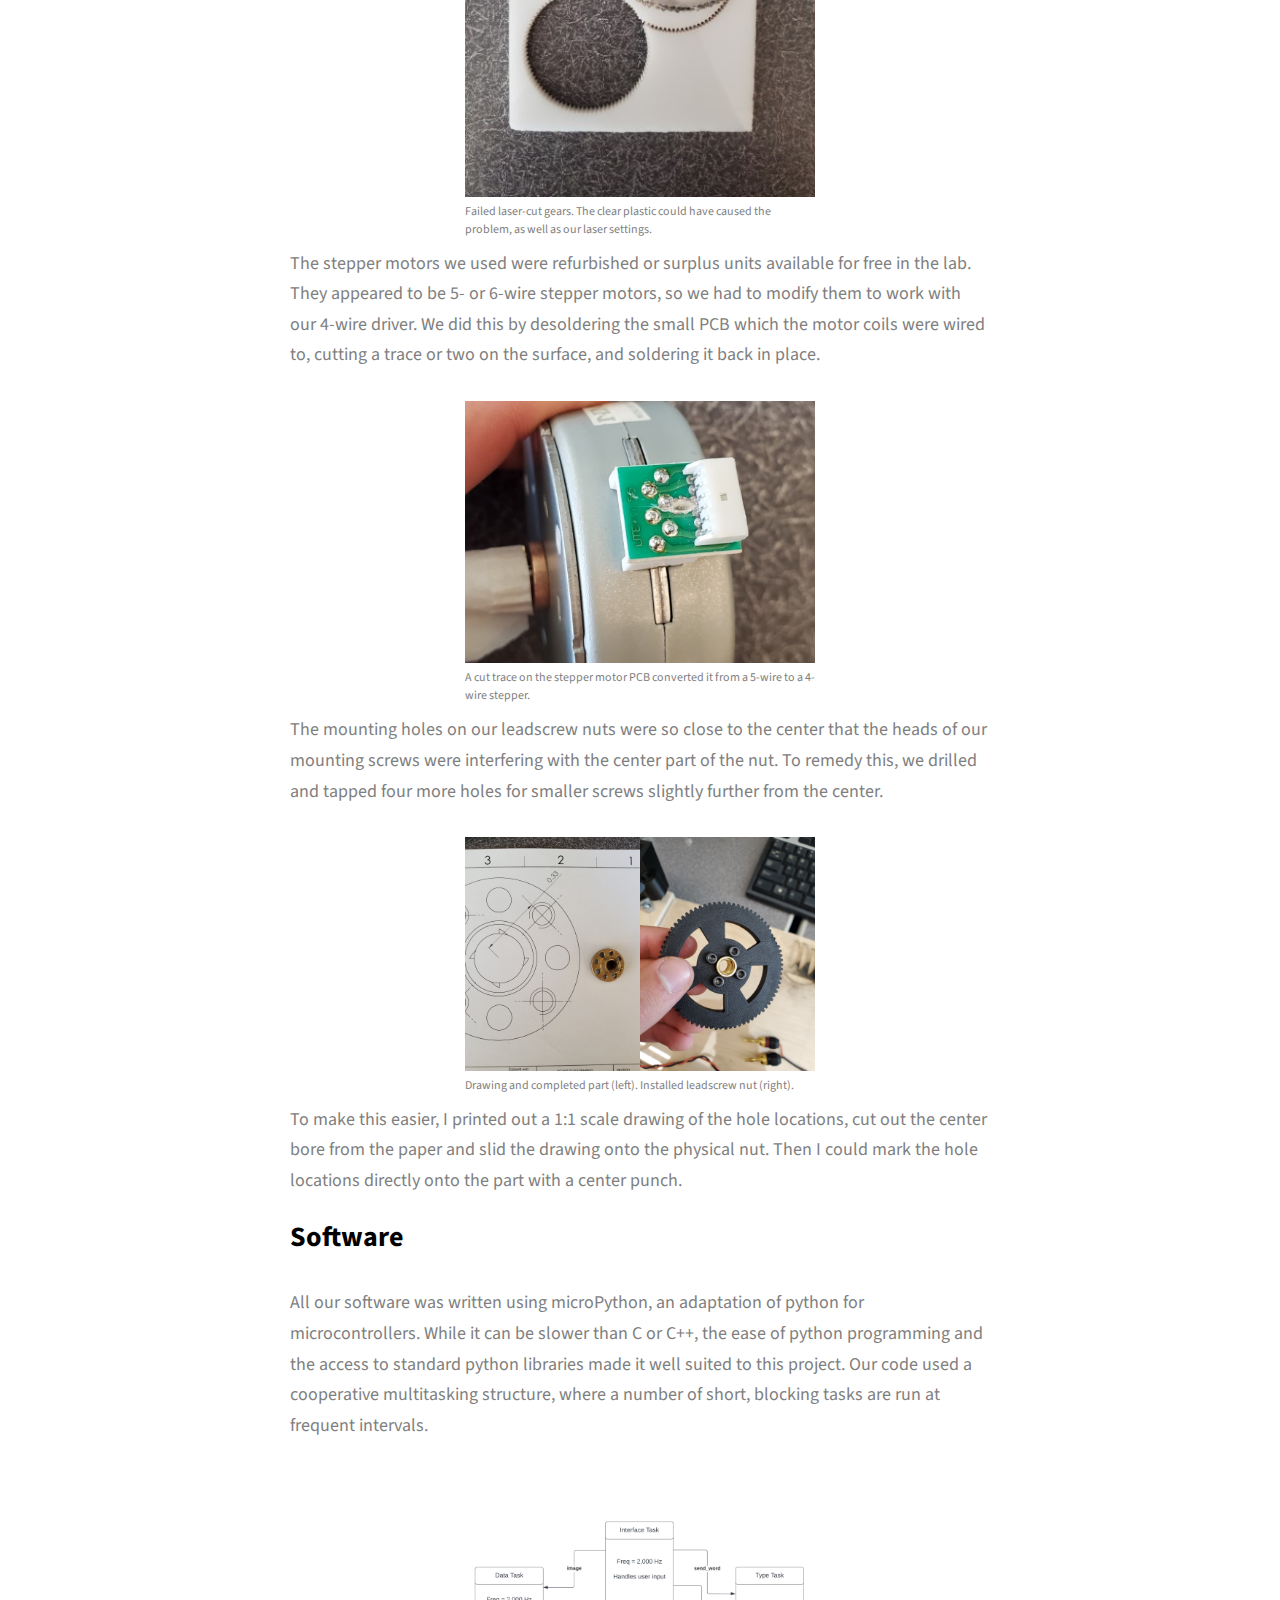
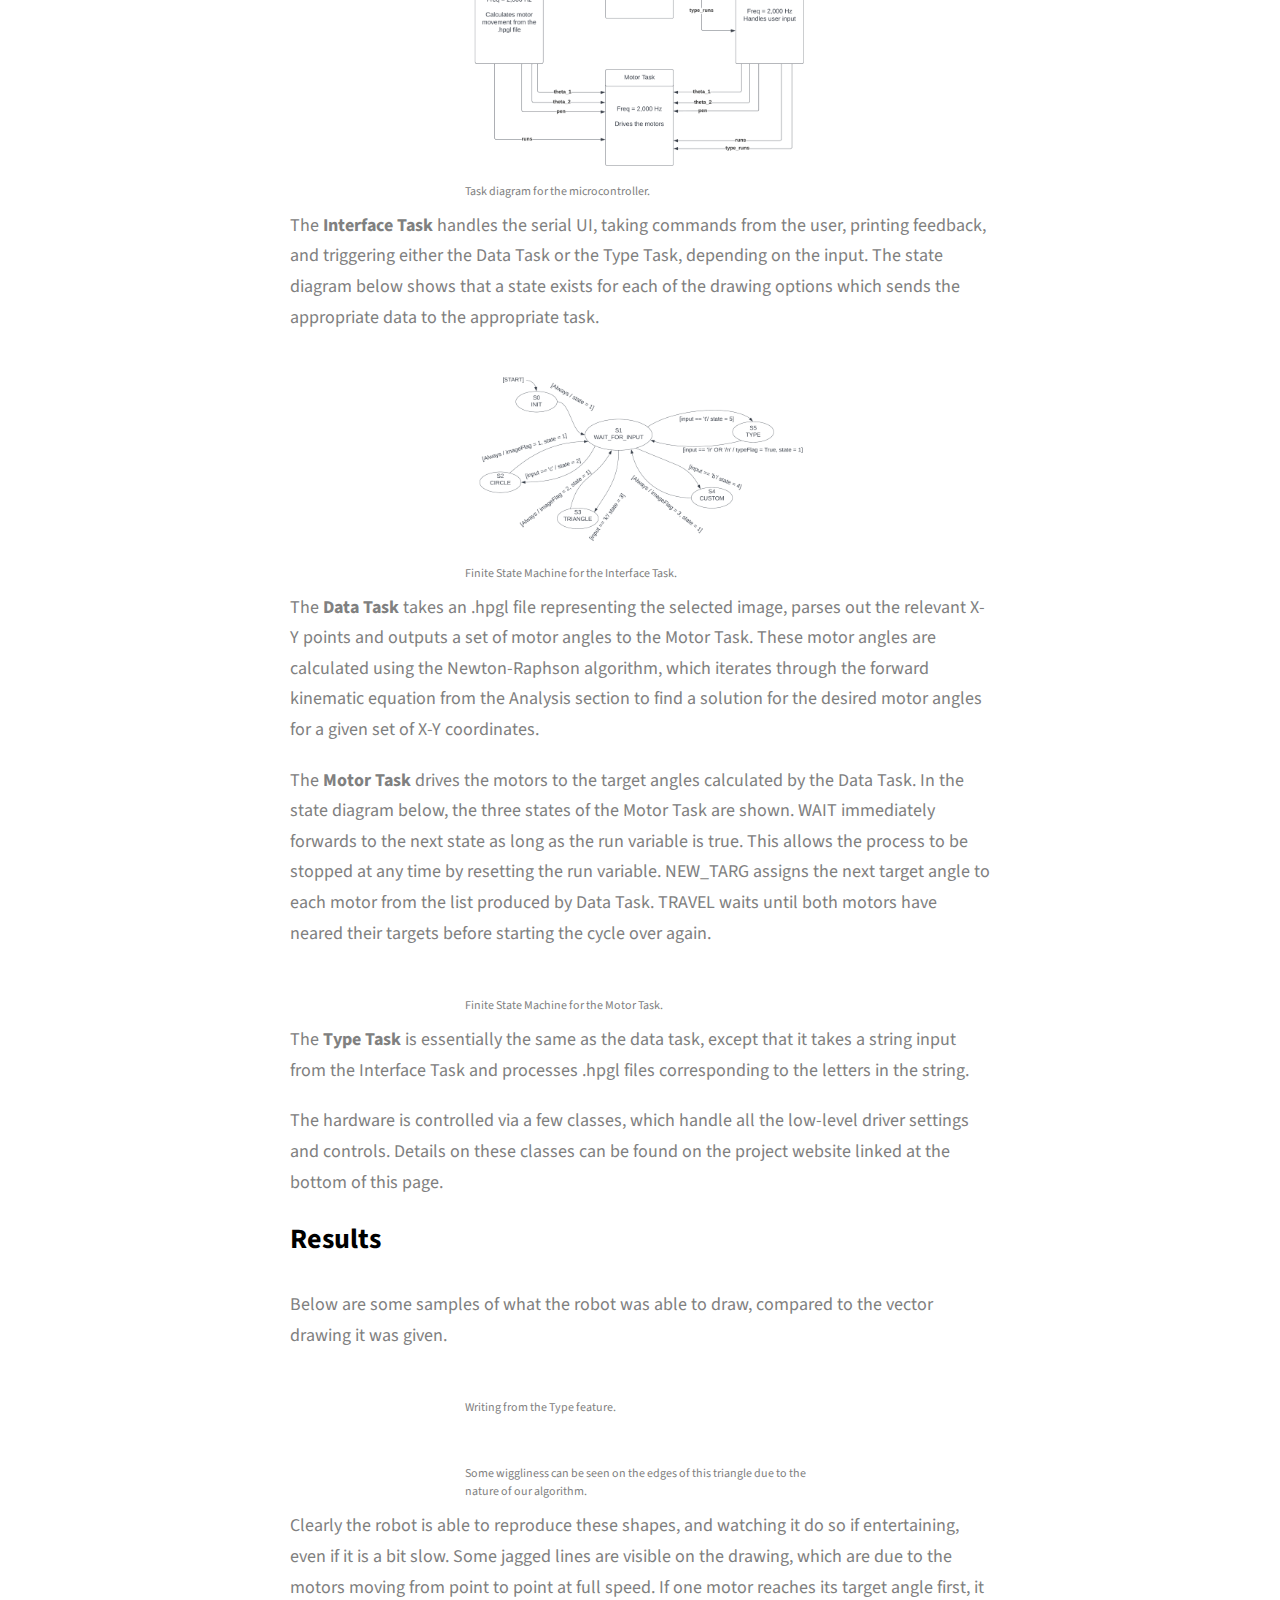
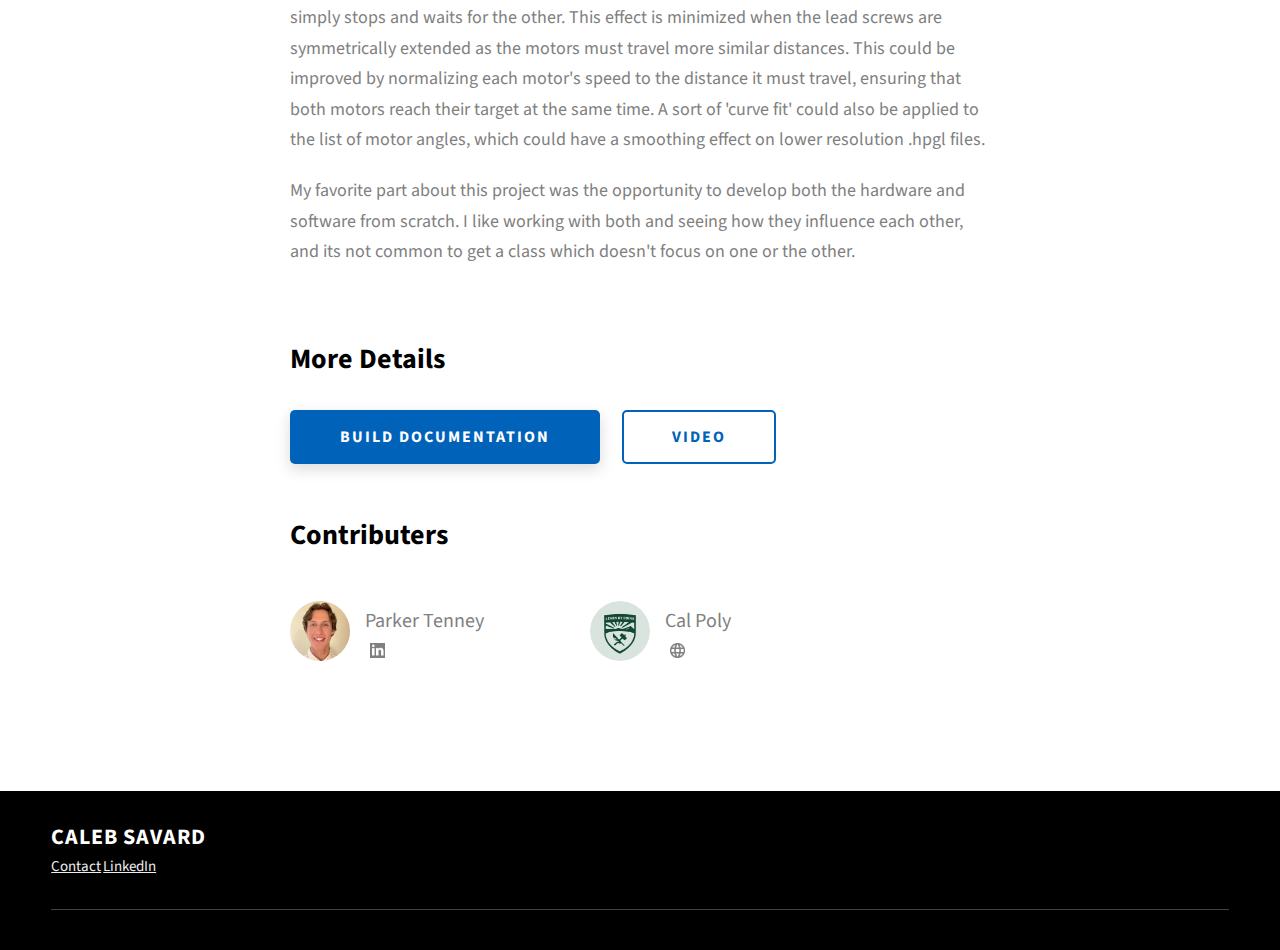
<file: project-4.html>
<!DOCTYPE html>
<html lang="en">
  <head>
    <meta charset="UTF-8" />
    <meta name="viewport" content="width=device-width, initial-scale=1.0" />
    <meta http-equiv="X-UA-Compatible" content="ie=edge" />
    <title>Projects - Drawing Robot</title>
    <meta name="description" content="Drawing Robot" />

    <link rel="stylesheet" href="css/style.css" />

    <link rel="preconnect" href="https://fonts.googleapis.com" />
    <link rel="preconnect" href="https://fonts.gstatic.com" crossorigin />
    <link
      href="https://fonts.googleapis.com/css2?family=Source+Sans+Pro:wght@400;600;700;900&display=swap"
      rel="stylesheet"
    />

    <SCRIPT SRC='https://cdn.mathjax.org/mathjax/latest/MathJax.js?config=TeX-AMS-MML_HTMLorMML'></SCRIPT>
    <SCRIPT>MathJax.Hub.Config({ tex2jax: {inlineMath: [['$','$'], ['\\(','\\)']]}})</SCRIPT>
  </head>
  <body>
    <header class="header">
      <div class="header__content">
        <div class="header__logo-container">
          <div class="header__logo-img-cont">
            <img
              src="./assets/jpeg/profile-image.jpeg"
              alt="Profile Image"
              class="header__logo-img"
            />
          </div>
          <span class="header__logo-sub">Caleb Savard</span>
        </div>
        <div class="header__main">
          <ul class="header__links">
            <li class="header__link-wrapper">
              <a href="./index.html" class="header__link"> Home </a>
            </li>
            <li class="header__link-wrapper">
              <a href="./about.html" class="header__link">About </a>
            </li>
            <li class="header__link-wrapper">
              <a href="./project-main.html" class="header__link">
                Projects
              </a>
            </li>
            <li class="header__link-wrapper">
              <a href="./index.html#contact" class="header__link"> Contact </a>
            </li>
          </ul>
          <div class="header__main-ham-menu-cont">
            <img
              src="./assets/svg/ham-menu.svg"
              alt="hamburger menu"
              class="header__main-ham-menu"
            />
            <img
              src="./assets/svg/ham-menu-close.svg"
              alt="hamburger menu close"
              class="header__main-ham-menu-close d-none"
            />
          </div>
        </div>
      </div>
      <div class="header__sm-menu">
        <div class="header__sm-menu-content">
          <ul class="header__sm-menu-links">
            <li class="header__sm-menu-link">
              <a href="./index.html"> Home </a>
            </li>

            <li class="header__sm-menu-link">
              <a href="./about.html"> About </a>
            </li>

            <li class="header__sm-menu-link">
              <a href="./project-main.html"> Projects </a>
            </li>

            <li class="header__sm-menu-link">
              <a href="./index.html#contact"> Contact </a>
            </li>
          </ul>
        </div>
      </div>
    </header>
    
    <section class="project-details">
      <div class="main-container">
        <div class="project-details__content">

          <h1 class="heading-primary">Drawing robot</h1>

          <div class="project-details__content-main">

            <div class="project-details__showcase-img-cont">
              <a href="./assets/Project 4 - Drawing Robot/Main.jpeg">
                <img
                  src="./assets/Project 4 - Drawing Robot/Main_s.jpeg"
                  alt="Device with wires everywhere"
                  class="project-details__showcase-img"/>
              </a>
            </div>
            
            <div class="project-details__tools-used">
              <h3 class="project-details__content-title">Skills Showcased</h3>
              <div class="skills">
                <div class="skills__skill">Mechanical Design</div>
                <div class="skills__skill">SolidWorks</div>
                <div class="skills__skill">Python</div>
                <div class="skills__skill">Kinematic Analysis</div>
                <div class="skills__skill">3D Printing</div>
              </div>
            </div>
            
            <div class="project-details__desc">

              <p class="project-details__desc-para">
                This robot was the final project for my second Mechatronics class. It draws any image with a pen, and can even write letters input by the user. My partner and I designed and built all the hardware, and wrote all the code. Since the software was written in microPython (a version of python designed for microcontrollers), no libraries were available, so we got the opportunity to write everything from the ground up.
              </p>
    
              <div class="videoWrapper">
                <iframe width="560" height="315" src="https://www.youtube.com/embed/HhL63wO71e4" title="YouTube video player" frameborder="0" allow="accelerometer; autoplay; clipboard-write; encrypted-media; gyroscope; picture-in-picture; web-share" allowfullscreen></iframe>
              </div>    
              
              <h3 class="project-details__content-title">Background</h3>

              <p class="project-details__desc-para">
                The assignment was to create a plotter robot which could draw images from an uploaded .hpgl file. The catch was that cartesian coordinates were not allowed. This made the kinematics more challenging and resulted in more interesting robots. We were required to use stepper motors for the two primary actuators. Our professor provided an STM Nucleo microcontroller and a custom stepper motor driver board, as well as a variety of salvaged parts.
              </p>

              <h3 class="project-details__content-title">Mechanical Design</h3>

              <p class="project-details__desc-para">
                Our robot is basically a triangle with two sides of variable length. Changing the length of these sides positions the pen at the intersection. We chose this layout simply because we though it would look neat.
              </p>

              <figure>
                <a href="./assets/Project 4 - Drawing Robot/1.gif">
                  <img 
                  src="./assets/Project 4 - Drawing Robot/1_s.gif"
                  alt="Robot 2D Simulation"
                  class="project-details__showcase-img"
                  loading="lazy">
                </a>
                <figcaption>
                  The triangle design can locate the pen by controlling the length of the two legs.
                </figcaption>
              </figure>

              <p class="project-details__desc-para">
                To accurately control the length of the sides, we iterated through a number of ideas to develop a leadscrew design where the nut is rotated around a static shaft. The advantages of this system over a smooth friction-driven shaft or a rack-and-pinion is that the shaft cannot slip relative to motor rotation and the significant speed reduction increases positional accuracy.
              </p>

              <figure>
                <a href="./assets/Project 4 - Drawing Robot/2.png">
                  <img 
                  src="./assets/Project 4 - Drawing Robot/2_s.png"
                  alt="Brainstorm sketch"
                  class="project-details__showcase-img"
                  loading="lazy">
                </a>
                <figcaption>
                  Some preliminary ideas for controlling the length of the triangle legs.
                </figcaption>
              </figure>

              <p class="project-details__desc-para">
                I designed a single unit to be 3D printed which would house each motor and leadscrew assembly. One interesting feature of this module is recesses for the nuts, allowing the motor screws to be tightened without having to fit a wrench over the nut. I also included mounting points for limit switches, but we ran out of time to implement these fully.
              </p>

              <figure>
                <a href="./assets/Project 4 - Drawing Robot/3.png">
                  <img 
                  src="./assets/Project 4 - Drawing Robot/3_s.png"
                  alt="Pivot units"
                  class="project-details__showcase-img"
                  loading="lazy">
                </a>
                <figcaption>
                  Pivot unit housing the motor, gearbox and leadscrew.
                </figcaption>
              </figure>

              <p class="project-details__desc-para">
                Initially we planned to use an electromagnetic solenoid or a DC gearmotor to drive the pen up or down. These ideas failed and we were forced by our deadline to use a simple hobby-grade servo. The rest of the design was fairly simple. We modeled the whole system in SolidWorks to ensure it could move like we envisioned.
              </p>

              <figure>
                <a href="./assets/Project 4 - Drawing Robot/4.jpg">
                  <img 
                  src="./assets/Project 4 - Drawing Robot/4_s.jpg"
                  alt="Rendered CAD model"
                  class="project-details__showcase-img"
                  loading="lazy">
                </a>
                <figcaption>
                  Rendered SolidWorks model of the entire robot.
                </figcaption>
              </figure>


              <h3 class="project-details__content-title">Analysis</h3>

              <p class="project-details__desc-para">
                Given the non-linear nature of our system, it was impossible to derive an equation which would output motor angles for desired X-Y positions of the pen. Fortunately the reverse (called the 'forward kinematics') was possible. Using the geometry of the system, I derived the following equation.
              </p>

              $$ \bar{f} =  \begin{bmatrix} 
                            f_x \\
                            f_y 
                            \end{bmatrix}

                         =  \begin{bmatrix} 
                            k(\theta_2^2 - \theta_1^2) + \frac{l}{2} \\
                            \sqrt{k\theta_2^2 - [\frac{k(\theta_2^2 - \theta_1^2) + l^2}{2l}]} 
                            \end{bmatrix}
                            
                            \text{where }
                            
                      k = (\frac{N_A}{P N_B})^2$$


              <p class="project-details__desc-para">
                This would be used later to iteratively approach a solution for the required motor angles. Full calculations can be found on the project website linked at the bottom of this page. To ensure that this control method would work before building all the hardware, we wrote a <a href="https://colab.research.google.com/drive/1BRjL2465k-pvViYOERConbHP8OWNDX8a?usp=sharing"><u>Google Collab</u></a> report to test it. The result was the animated .gif shown above.
              </p>


              <h3 class="project-details__content-title">Fabrication</h3>

              <p class="project-details__desc-para">
                Most parts were 3D printed due to the process's broad capabilities and fast turnaround time. We tried laser cutting the gears out of acrylic, but the melting effect of the laser made it impossible to get the detail we needed. This may have been a mistake in our laser settings, but we decided to just 3D print the gear too.
              </p>

              <figure>
                <a href="./assets/Project 4 - Drawing Robot/5.jpg">
                  <img 
                  src="./assets/Project 4 - Drawing Robot/5_s.jpg"
                  alt="Burned plastic gears"
                  class="project-details__showcase-img"
                  loading="lazy">
                </a>
                <figcaption>
                  Failed laser-cut gears. The clear plastic could have caused the problem, as well as our laser settings.
                </figcaption>
              </figure>

              <p class="project-details__desc-para">
                The stepper motors we used were refurbished or surplus units available for free in the lab. They appeared to be 5- or 6-wire stepper motors, so we had to modify them to work with our 4-wire driver. We did this by desoldering the small PCB which the motor coils were wired to, cutting a trace or two on the surface, and soldering it back in place.
              </p>

              <figure>
                <a href="./assets/Project 4 - Drawing Robot/6.jpg">
                  <img 
                  src="./assets/Project 4 - Drawing Robot/6_s.jpg"
                  alt="Stepper motor"
                  class="project-details__showcase-img"
                  loading="lazy">
                </a>
                <figcaption>
                  A cut trace on the stepper motor PCB converted it from a 5-wire to a 4-wire stepper.
                </figcaption>
              </figure>

              <p class="project-details__desc-para">
                The mounting holes on our leadscrew nuts were so close to the center that the heads of our mounting screws were interfering with the center part of the nut. To remedy this, we drilled and tapped four more holes for smaller screws slightly further from the center.
              </p>

              <figure>
                <a href="./assets/Project 4 - Drawing Robot/7.png">
                  <img 
                  src="./assets/Project 4 - Drawing Robot/7_s.png"
                  alt="Drawing of brass part"
                  class="project-details__showcase-img"
                  loading="lazy">
                </a>
                <figcaption>
                  Drawing and completed part (left). Installed leadscrew nut (right).
                </figcaption>
              </figure>

              <p class="project-details__desc-para">
                To make this easier, I printed out a 1:1 scale drawing of the hole locations, cut out the center bore from the paper and slid the drawing onto the physical nut. Then I could mark the hole locations directly onto the part with a center punch.
              </p>


              <h3 class="project-details__content-title">Software</h3>

              <p class="project-details__desc-para">
                All our software was written using microPython, an adaptation of python for microcontrollers. While it can be slower than C or C++, the ease of python programming and the access to standard python libraries made it well suited to this project. Our code used a cooperative multitasking structure, where a number of short, blocking tasks are run at frequent intervals.
              </p>

              <figure>
                <a href="./assets/Project 4 - Drawing Robot/8.png">
                  <img 
                  src="./assets/Project 4 - Drawing Robot/8_s.png"
                  alt="Task diagram"
                  class="project-details__showcase-img"
                  loading="lazy">
                </a>
                <figcaption>
                  Task diagram for the microcontroller.
                </figcaption>
              </figure>

              <p class="project-details__desc-para">
                The <b>Interface Task</b> handles the serial UI, taking commands from the user, printing feedback, and triggering either the Data Task or the Type Task, depending on the input. The state diagram below shows that a state exists for each of the drawing options which sends the appropriate data to the appropriate task.
              </p>

              <figure>
                <a href="./assets/Project 4 - Drawing Robot/9.png">
                  <img 
                  src="./assets/Project 4 - Drawing Robot/9_s.png"
                  alt="Finite State Diagram"
                  class="project-details__showcase-img"
                  loading="lazy">
                </a>
                <figcaption>
                  Finite State Machine for the Interface Task.
                </figcaption>
              </figure>

              <p class="project-details__desc-para">
                The <b>Data Task</b> takes an .hpgl file representing the selected image, parses out the relevant X-Y points and outputs a set of motor angles to the Motor Task. These motor angles are calculated using the Newton-Raphson algorithm, which iterates through the forward kinematic equation from the Analysis section to find a solution for the desired motor angles for a given set of X-Y coordinates.
              </p>

              <p class="project-details__desc-para">
                The <b>Motor Task</b> drives the motors to the target angles calculated by the Data Task. In the state diagram below, the three states of the Motor Task are shown. WAIT immediately forwards to the next state as long as the run variable is true. This allows the process to be stopped at any time by resetting the run variable. NEW_TARG assigns the next target angle to each motor from the list produced by Data Task. TRAVEL waits until both motors have neared their targets before starting the cycle over again.
              </p>

              <figure>
                <a href="./assets/Project 4 - Drawing Robot/10.png">
                  <img 
                  src="./assets/Project 4 - Drawing Robot/10_s.png"
                  alt="Finite State Diagram"
                  class="project-details__showcase-img"
                  loading="lazy">
                </a>
                <figcaption>
                  Finite State Machine for the Motor Task.
                </figcaption>
              </figure>

              <p class="project-details__desc-para">
                The <b>Type Task</b> is essentially the same as the data task, except that it takes a string input from the Interface Task and processes .hpgl files corresponding to the letters in the string.
              </p>

              <p class="project-details__desc-para">
                The hardware is controlled via a few classes, which handle all the low-level driver settings and controls. Details on these classes can be found on the project website linked at the bottom of this page.
              </p>


              <h3 class="project-details__content-title">Results</h3>

              <p class="project-details__desc-para">
                Below are some samples of what the robot was able to draw, compared to the vector drawing it was given.
              </p>

              <figure>
                <a href="./assets/Project 4 - Drawing Robot/11.png">
                  <img 
                  src="./assets/Project 4 - Drawing Robot/11_s.png"
                  alt="The name 'Parker'"
                  class="project-details__showcase-img"
                  loading="lazy">
                </a>
                <figcaption>
                  Writing from the Type feature.
                </figcaption>
              </figure>

              <figure>
                <a href="./assets/Project 4 - Drawing Robot/12.png">
                  <img 
                  src="./assets/Project 4 - Drawing Robot/12_s.png"
                  alt="Triangle Drawing"
                  class="project-details__showcase-img"
                  loading="lazy">
                </a>
                <figcaption>
                  Some wiggliness can be seen on the edges of this triangle due to the nature of our algorithm.
                </figcaption>
              </figure>

              <p class="project-details__desc-para">
                Clearly the robot is able to reproduce these shapes, and watching it do so if entertaining, even if it is a bit slow. Some jagged lines are visible on the drawing, which are due to the motors moving from point to point at full speed. If one motor reaches its target angle first, it simply stops and waits for the other. This effect is minimized when the lead screws are symmetrically extended as the motors must travel more similar distances. This could be improved by normalizing each motor's speed to the distance it must travel, ensuring that both motors reach their target at the same time. A sort of 'curve fit' could also be applied to the list of motor angles, which could have a smoothing effect on lower resolution .hpgl files. 
              </p>

              <p class="project-details__desc-para">
                My favorite part about this project was the opportunity to develop both the hardware and software from scratch. I like working with both and seeing how they influence each other, and its not common to get a class which doesn't focus on one or the other.
              </p>


            </div>
            
            <div class="project-details__links">
              <h3 class="project-details__content-title">More Details</h3>
              <a
                href="https://caleb-sav.github.io/"
                class="btn btn--med btn--theme project-details__links-btn"
                target="_blank"
                >Build Documentation</a
              >
              <a
                href="https://www.youtube.com/watch?v=HhL63wO71e4"
                class="btn btn--med btn--theme-inv project-details__links-btn"
                target="_blank"
                >Video</a
              >
            </div>

            <div class="project-details__links">
              <h3 class="project-details__content-title">Contributers</h3>

              <div class = "contributer_block">
                <div class = "contributer_single">
                  <div>
                    <img src="assets/Contributers/parker.jpg"
                    alt="Parker Tenney profile" class="contributer_logo-img"/>
                  </div>
                  <div>
                    <p class="contributer_text">
                      Parker Tenney
                    </p>
                    
                    <a href="https://www.linkedin.com/in/parker-tenney-758bbb20b/" target="new">
                      <img src="./assets/png/linkedin-ico.png" alt="icon" class="contributer_link-icon"/>
                    </a>
                    
                  </div>
                </div>
                
                
                <div class = "contributer_single">
                  <div>
                    <img src="./assets/Contributers/calpoly_logo.png"
                    alt="Calpoly logo" class="contributer_logo-img"/>
                  </div>
                  <div>
                    <p class="contributer_text">
                      Cal Poly
                    </p>

                    <a href="https://me.calpoly.edu/" target="new">
                      <img src="./assets/png/website-ico.png" alt="icon" class="contributer_link-icon"/>
                    </a>

                  </div>

                </div>
              </div>
            </div>
          </div>
        </div>
      </div>
    </section>
    <footer class="main-footer">
      <div class="main-container">
        <div class="main-footer__upper">
          
          <div class="main-footer__row main-footer__row-2">
            <h4 class="heading heading-sm text-lt">Caleb Savard</h4>
            <!-- <p class="main-footer__short-desc">
              LIkes hiking and good pasta.
            </p> -->
            
            <a href="./#contact" class="main-footer__short-desc"><u>Contact</u></a>
            <a href="https://www.linkedin.com/in/caleb-savard-89a98b159/" class="main-footer__short-desc" target="new"><u>LinkedIn</u></a>
          </div>
        </div>

        <div class="main-footer__lower">
          
        </div>
      </div>
    </footer>
    <script src="./index.js"></script>
  </body>
</html>
</file>
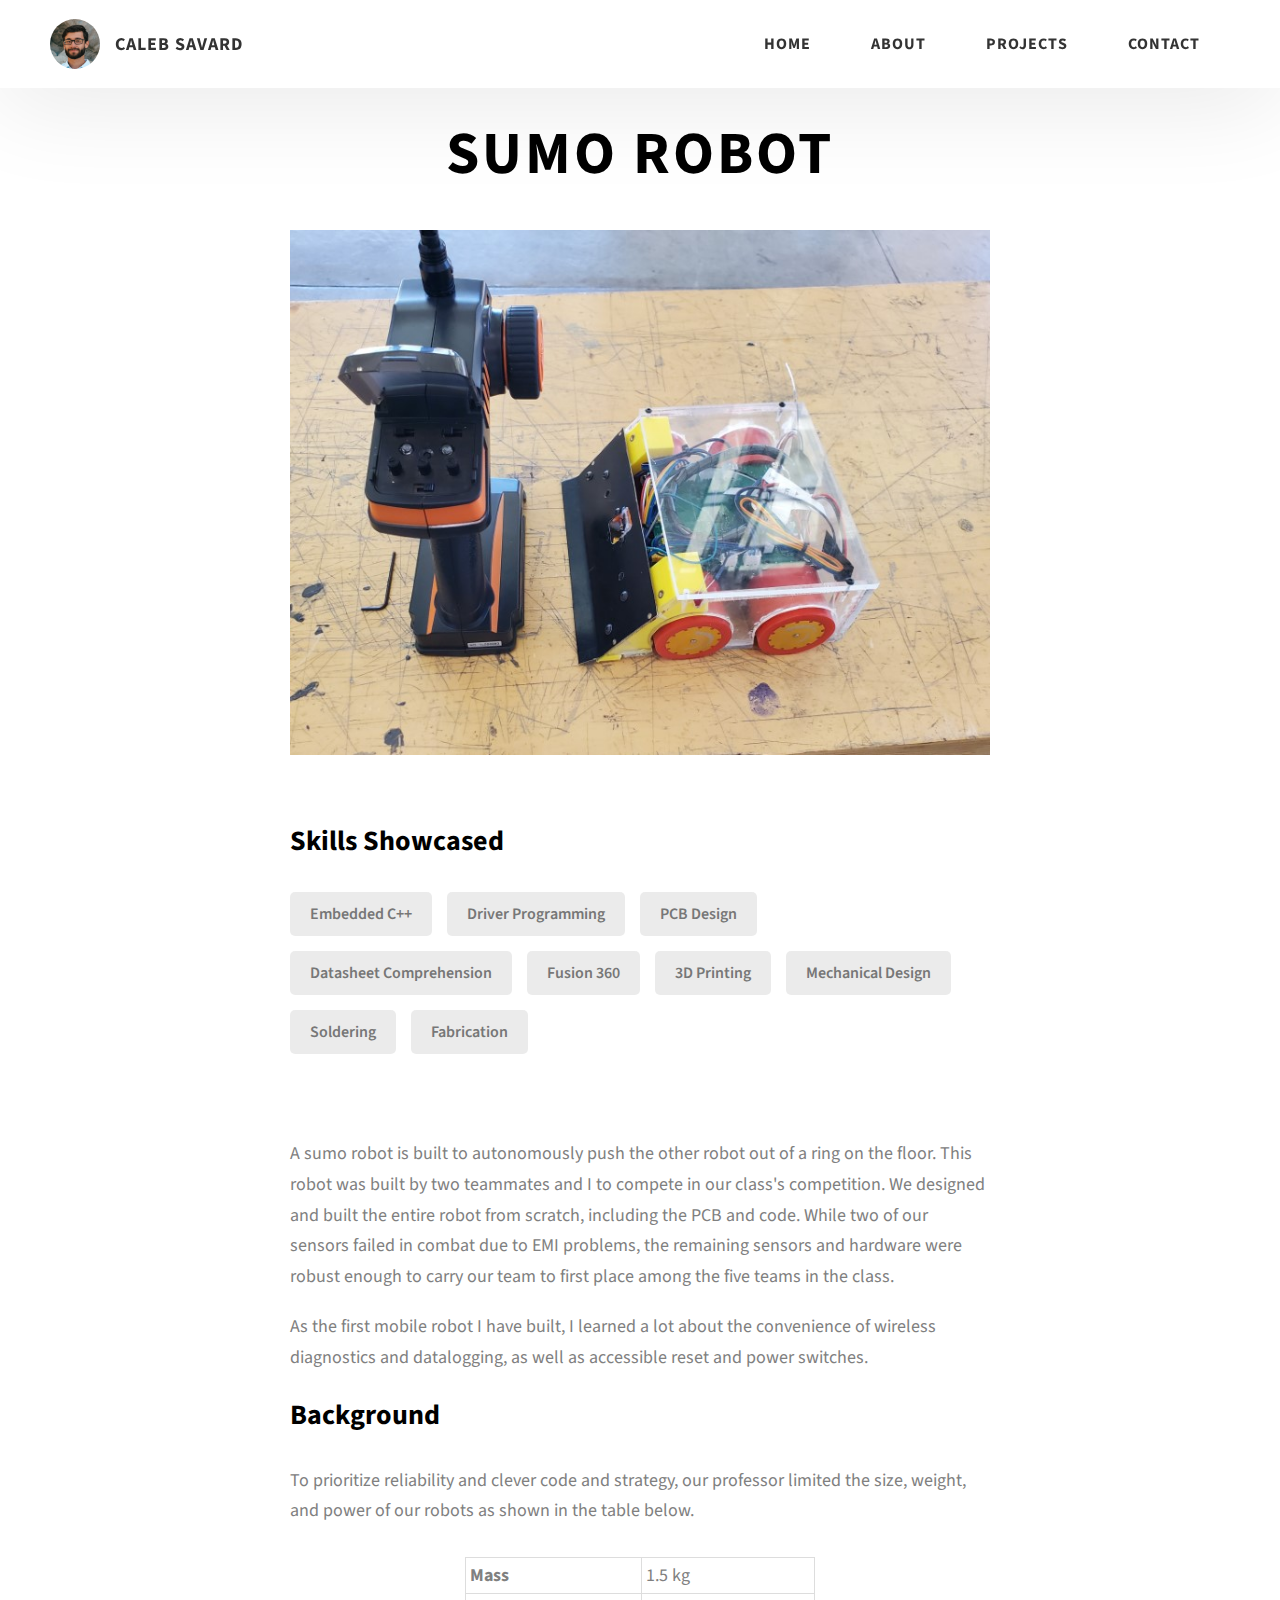
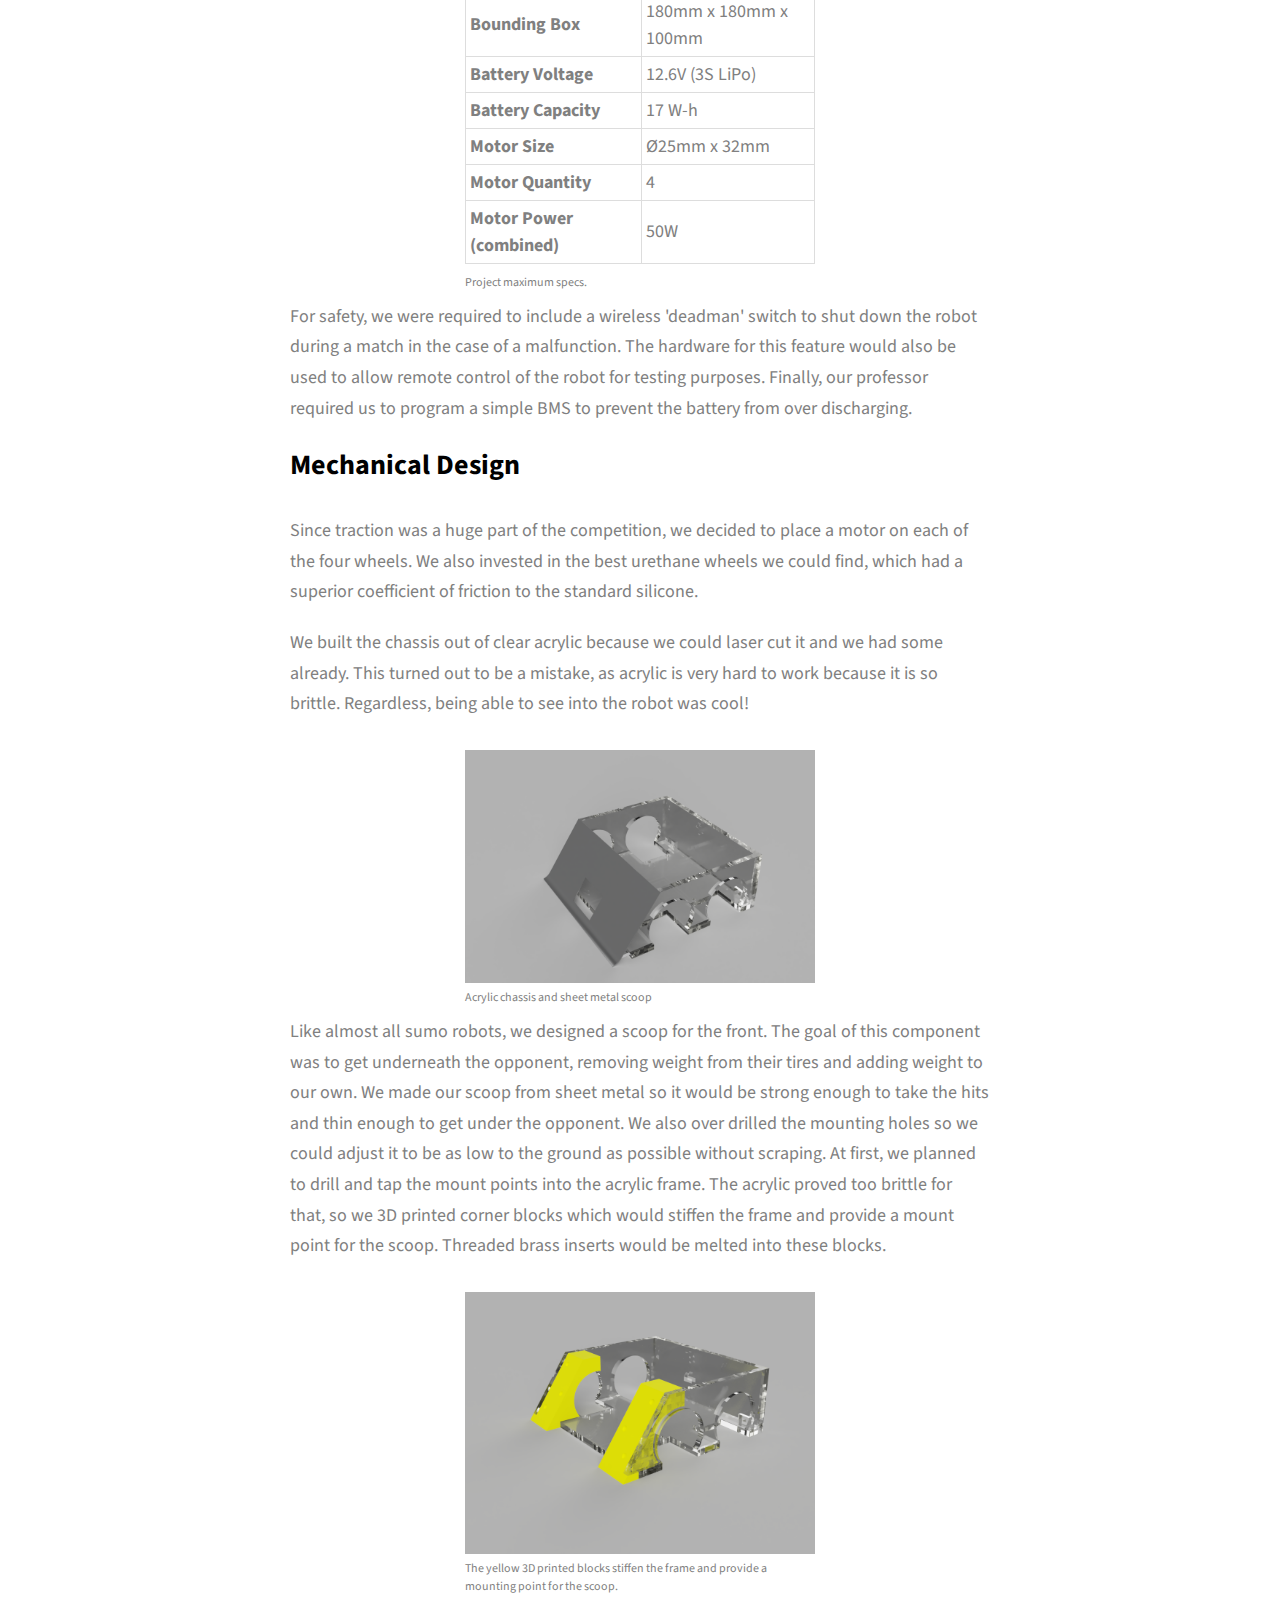
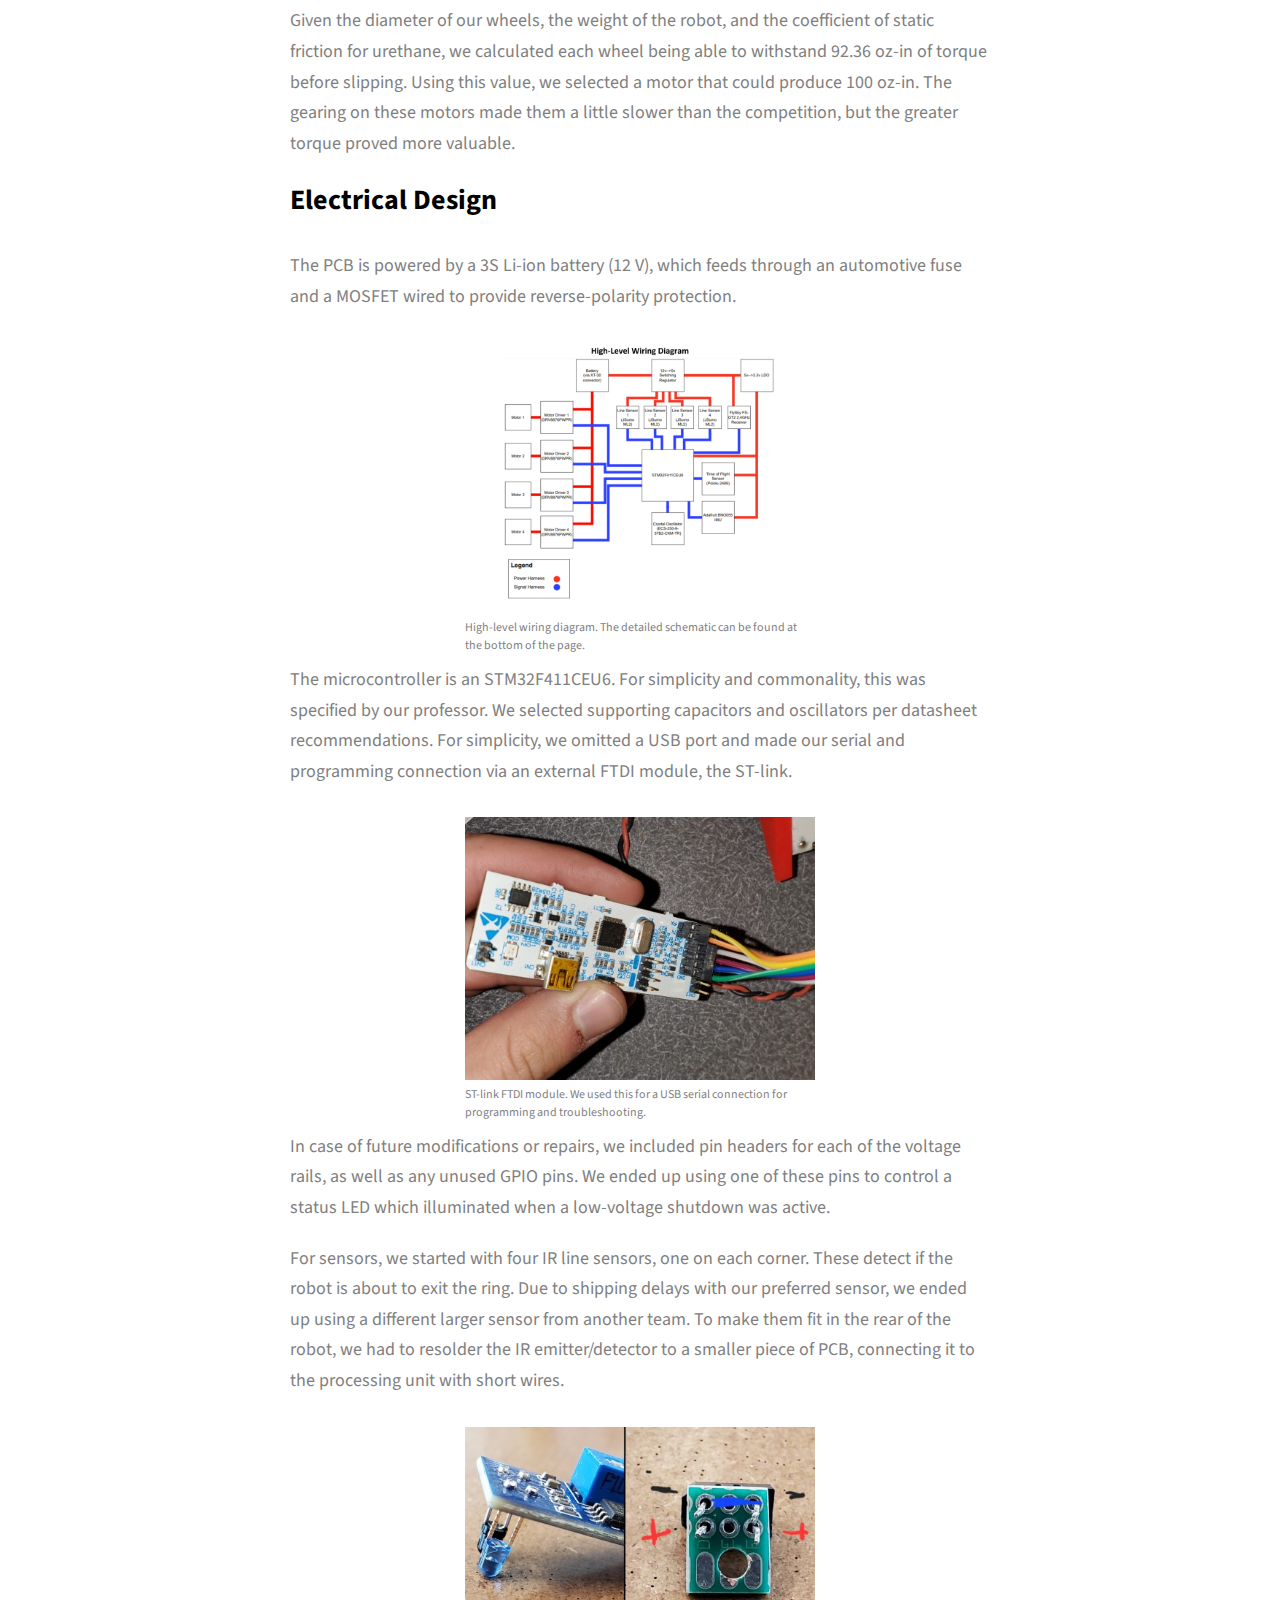
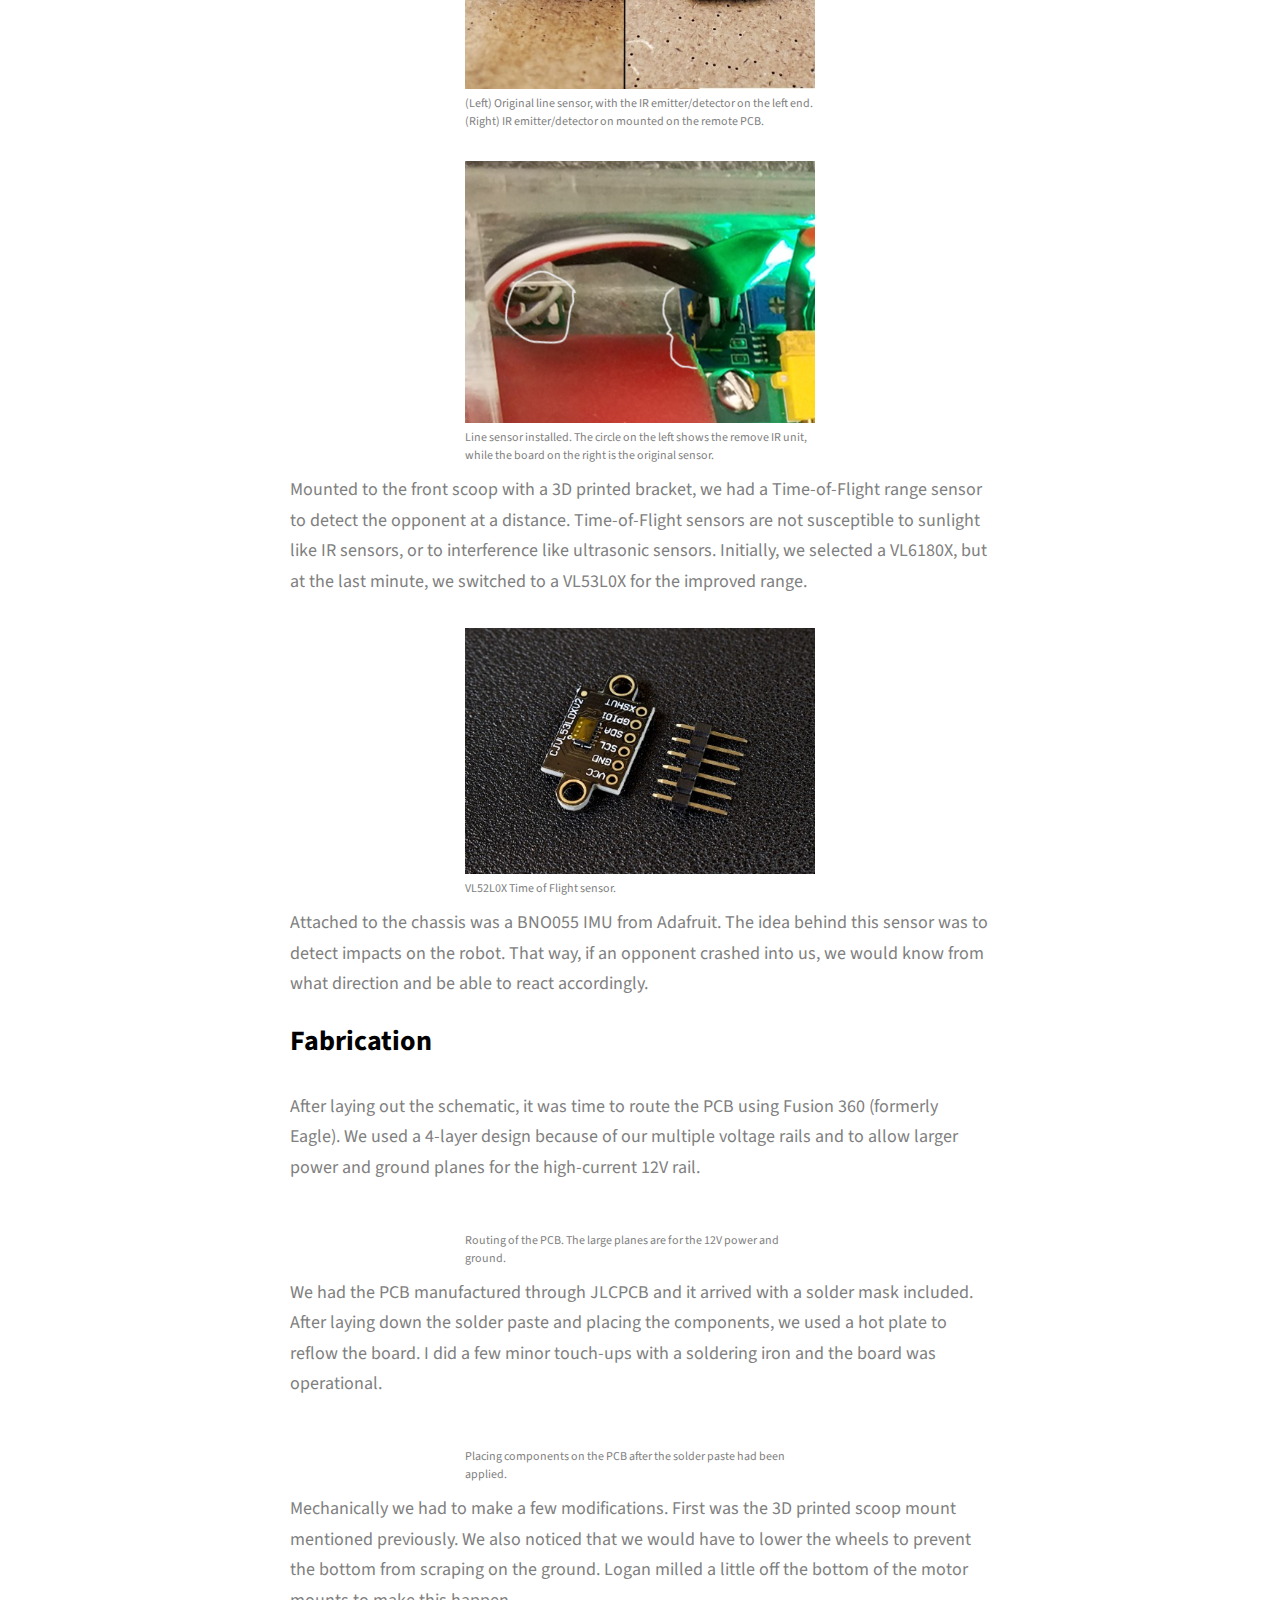
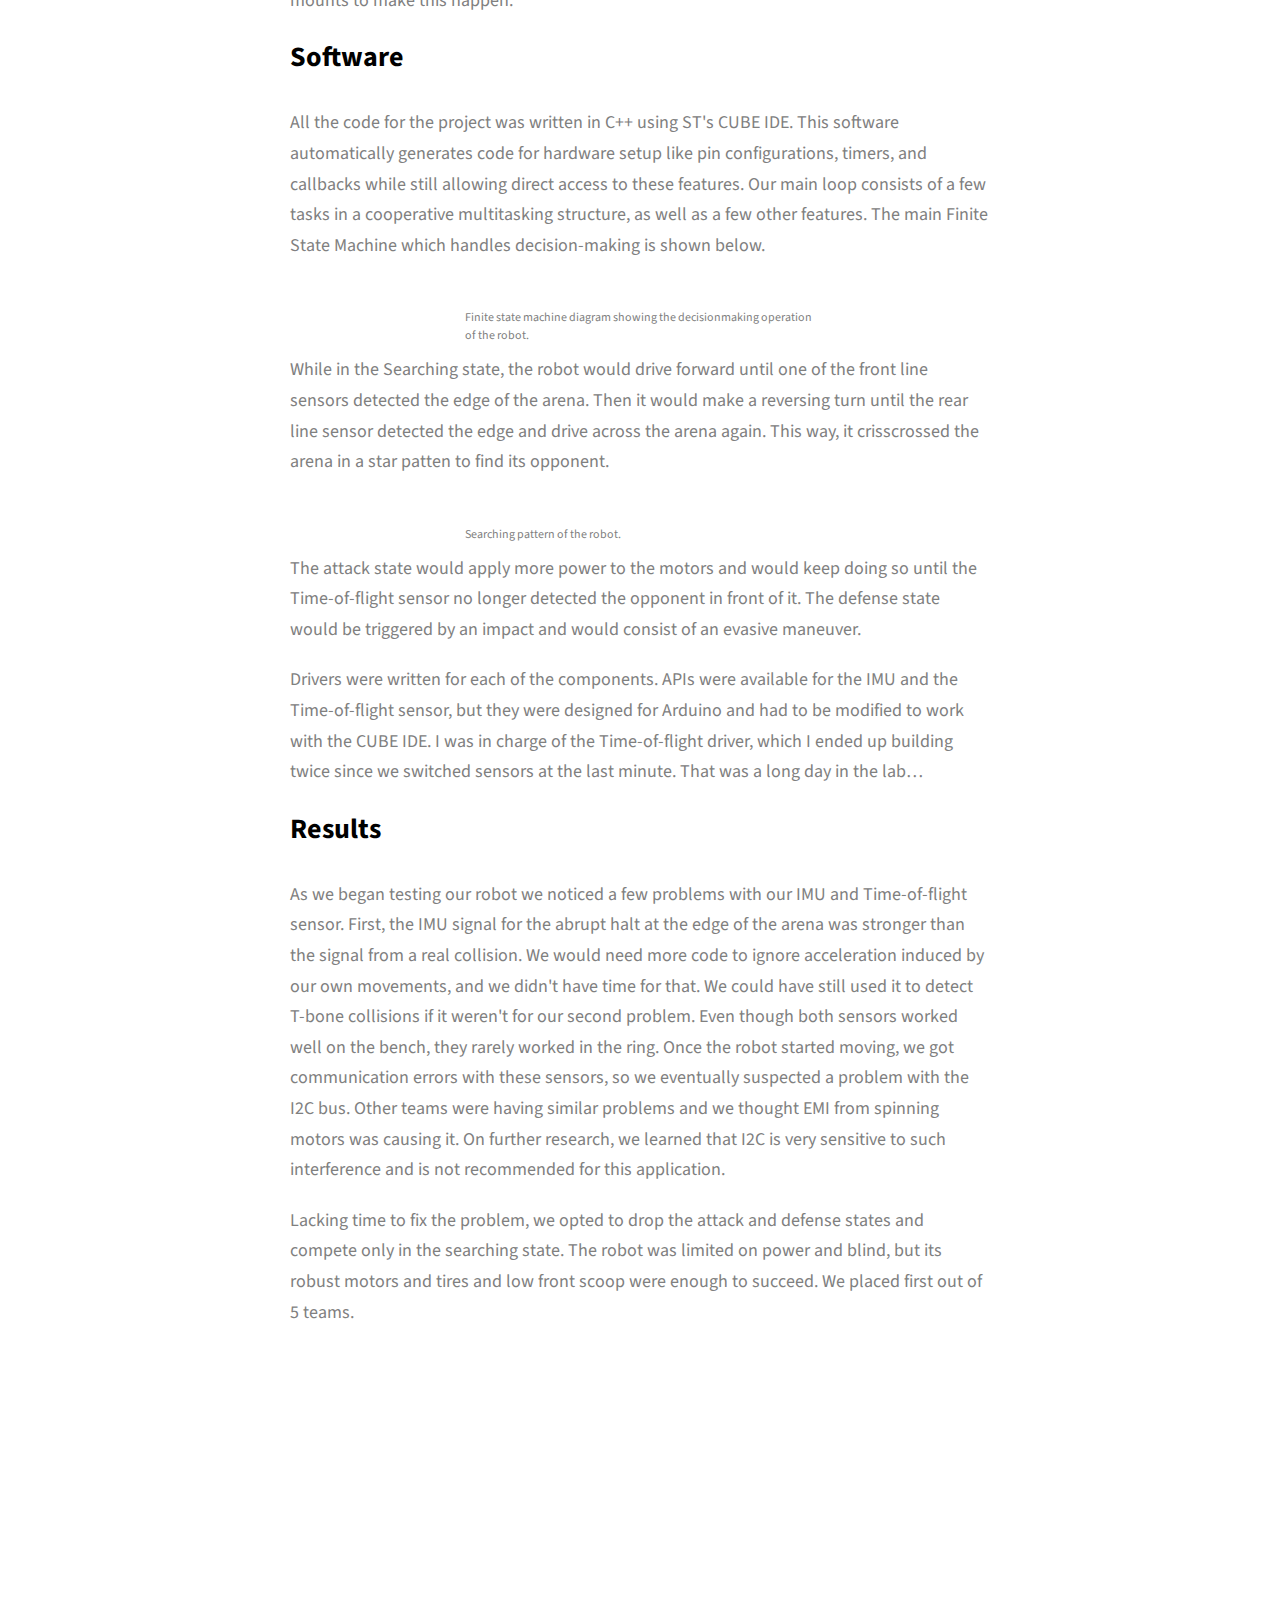
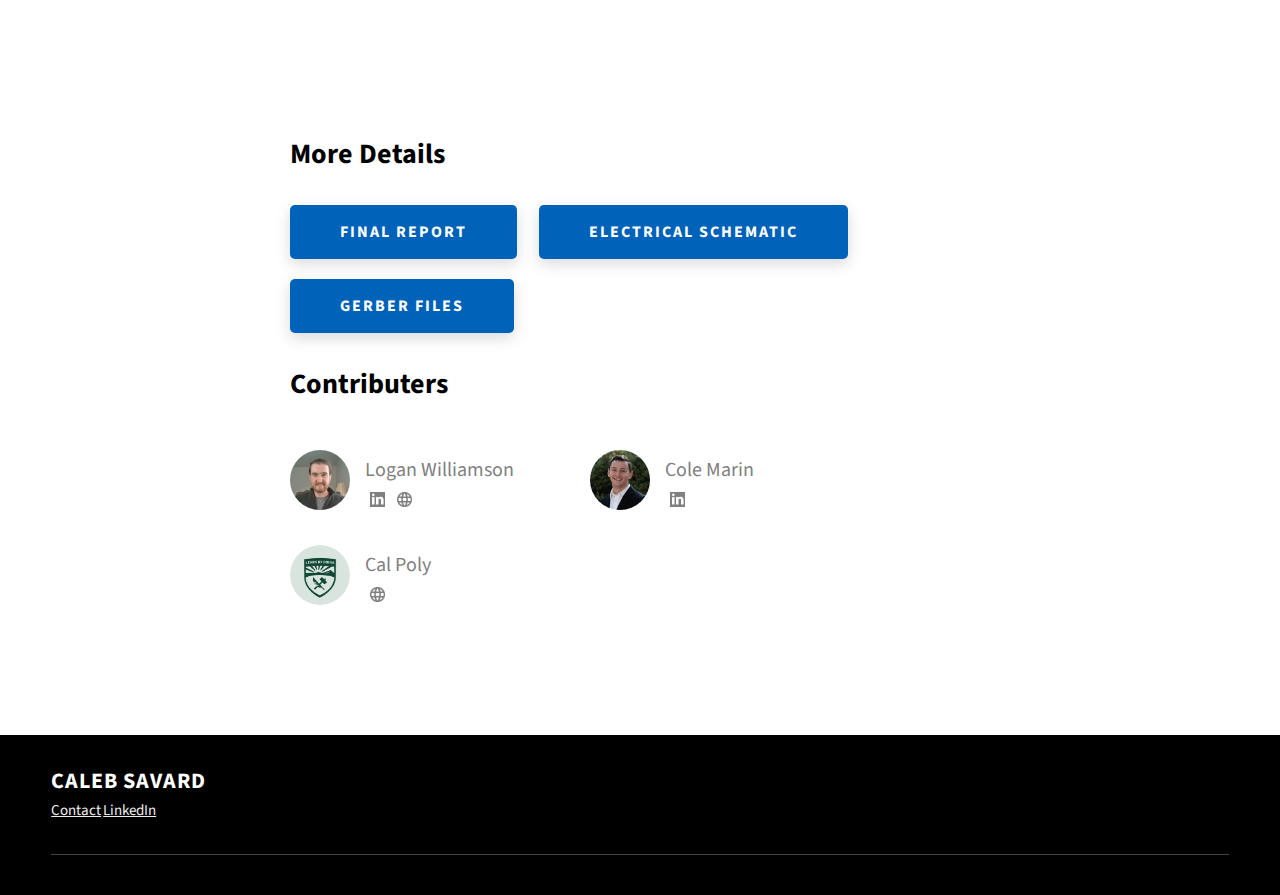
<file: project-5.html>
<!DOCTYPE html>
<html lang="en">
  <head>
    <meta charset="UTF-8" />
    <meta name="viewport" content="width=device-width, initial-scale=1.0" />
    <meta http-equiv="X-UA-Compatible" content="ie=edge" />
    <title>Projects - Sumo Robot</title>
    <meta name="description" content="Sumo Robot" />

    <link rel="stylesheet" href="css/style.css" />

    <link rel="preconnect" href="https://fonts.googleapis.com" />
    <link rel="preconnect" href="https://fonts.gstatic.com" crossorigin />
    <link
      href="https://fonts.googleapis.com/css2?family=Source+Sans+Pro:wght@400;600;700;900&display=swap"
      rel="stylesheet"
    />
  </head>
  <body>
    <header class="header">
      <div class="header__content">
        <div class="header__logo-container">
          <div class="header__logo-img-cont">
            <img
              src="./assets/jpeg/profile-image.jpeg"
              alt="Profile Image"
              class="header__logo-img"
            />
          </div>
          <span class="header__logo-sub">Caleb Savard</span>
        </div>
        <div class="header__main">
          <ul class="header__links">
            <li class="header__link-wrapper">
              <a href="./index.html" class="header__link"> Home </a>
            </li>
            <li class="header__link-wrapper">
              <a href="./about.html" class="header__link">About </a>
            </li>
            <li class="header__link-wrapper">
              <a href="./project-main.html" class="header__link">
                Projects
              </a>
            </li>
            <li class="header__link-wrapper">
              <a href="./index.html#contact" class="header__link"> Contact </a>
            </li>
          </ul>
          <div class="header__main-ham-menu-cont">
            <img
              src="./assets/svg/ham-menu.svg"
              alt="hamburger menu"
              class="header__main-ham-menu"
            />
            <img
              src="./assets/svg/ham-menu-close.svg"
              alt="hamburger menu close"
              class="header__main-ham-menu-close d-none"
            />
          </div>
        </div>
      </div>
      <div class="header__sm-menu">
        <div class="header__sm-menu-content">
          <ul class="header__sm-menu-links">
            <li class="header__sm-menu-link">
              <a href="./index.html"> Home </a>
            </li>

            <li class="header__sm-menu-link">
              <a href="./about.html"> About </a>
            </li>

            <li class="header__sm-menu-link">
              <a href="./project-main.html"> Projects </a>
            </li>

            <li class="header__sm-menu-link">
              <a href="./index.html#contact"> Contact </a>
            </li>
          </ul>
        </div>
      </div>
    </header>
    
    <section class="project-details">
      <div class="main-container">
        <div class="project-details__content">

          <h1 class="heading-primary">Sumo Robot</h1>

          <div class="project-details__content-main">

            <div class="project-details__showcase-img-cont">
              <a href="./assets/Project 5 - Sumo Robot/Main.jpg">
              <img
                src="./assets/Project 5 - Sumo Robot/Main_s.jpg"
                alt="Small robot with remote control"
                class="project-details__showcase-img"/>
              </a> 
            </div>
  
            <div class="project-details__tools-used">
              <h3 class="project-details__content-title">Skills Showcased</h3>
              <div class="skills">
                <div class="skills__skill">Embedded C++</div>
                <div class="skills__skill">Driver Programming</div>
                <div class="skills__skill">PCB Design</div>
                <div class="skills__skill">Datasheet Comprehension</div>
                <div class="skills__skill">Fusion 360</div>
                <div class="skills__skill">3D Printing</div>
                <div class="skills__skill">Mechanical Design</div>
                <div class="skills__skill">Soldering</div>
                <div class="skills__skill">Fabrication</div>
              </div>
            </div>

            <div class="project-details__desc">

              <p class="project-details__desc-para">
                A sumo robot is built to autonomously push the other robot out of a ring on the floor. This robot was built by two teammates and I to compete in our class's competition. We designed and built the entire robot from scratch, including the PCB and code. While two of our sensors failed in combat due to EMI problems, the remaining sensors and hardware were robust enough to carry our team to first place among the five teams in the class.
              </p>

              <p class="project-details__desc-para">
                As the first mobile robot I have built, I learned a lot about the convenience of wireless diagnostics and datalogging, as well as accessible reset and power switches.
              </p>

              <h3 class="project-details__content-title">Background</h3>

              <p class="project-details__desc-para">
                To prioritize reliability and clever code and strategy, our professor limited the size, weight, and power of our robots as shown in the table below. 
              </p>

              <figure>
                <table>
                  <tr><th>Mass</th>                   <td>1.5 kg</td></tr>
                  <tr><th>Bounding Box</th>           <td>180mm x 180mm x 100mm</td></tr>
                  <tr><th>Battery Voltage</th>        <td>12.6V (3S LiPo)</td></tr>
                  <tr><th>Battery Capacity</th>       <td>17 W-h</td></tr>
                  <tr><th>Motor Size</th>             <td>Ø25mm x 32mm</td></tr>
                  <tr><th>Motor Quantity</th>         <td>4</td></tr>
                  <tr><th>Motor Power (combined)</th> <td>50W</td></tr> 
                </table>
                <figcaption>
                  Project maximum specs.
                </figcaption>
              </figure>

              <p class="project-details__desc-para">
                For safety, we were required to include a wireless 'deadman' switch to shut down the robot during a match in the case of a malfunction. The hardware for this feature would also be used to allow remote control of the robot for testing purposes. Finally, our professor required us to program a simple BMS to prevent the battery from over discharging. 
              </p>

              <h3 class="project-details__content-title">Mechanical Design</h3>

              <p class="project-details__desc-para">
                Since traction was a huge part of the competition, we decided to place a motor on each of the four wheels. We also invested in the best urethane wheels we could find, which had a superior coefficient of friction to the standard silicone. 
              </p>

              <p class="project-details__desc-para">
                We built the chassis out of clear acrylic because we could laser cut it and we had some already. This turned out to be a mistake, as acrylic is very hard to work because it is so brittle. Regardless, being able to see into the robot was cool!
              </p>

              <figure>
                <a href="./assets/Project 5 - Sumo Robot/1.png">
                  <img 
                  src="./assets/Project 5 - Sumo Robot/1_s.png"
                  alt="Robot chassis"
                  class="project-details__showcase-img"
                  loading="lazy">
                </a>

                <figcaption>
                  Acrylic chassis and sheet metal scoop
                </figcaption>
              </figure>

              <p class="project-details__desc-para">
                Like almost all sumo robots, we designed a scoop for the front. The goal of this component was to get underneath the opponent, removing weight from their tires and adding weight to our own. We made our scoop from sheet metal so it would be strong enough to take the hits and thin enough to get under the opponent. We also over drilled the mounting holes so we could adjust it to be as low to the ground as possible without scraping. At first, we planned to drill and tap the mount points into the acrylic frame. The acrylic proved too brittle for that, so we 3D printed corner blocks which would stiffen the frame and provide a mount point for the scoop. Threaded brass inserts would be melted into these blocks.
              </p>

              <figure>
                <a href="./assets/Project 5 - Sumo Robot/2.png">
                  <img 
                  src="./assets/Project 5 - Sumo Robot/2_s.png"
                  alt="Scoop mount blocks"
                  class="project-details__showcase-img"
                  loading="lazy">
                </a>

                <figcaption>
                  The yellow 3D printed blocks stiffen the frame and provide a mounting point for the scoop.
                </figcaption>
              </figure>

              <p class="project-details__desc-para">
                Given the diameter of our wheels, the weight of the robot, and the coefficient of static friction for urethane, we calculated each wheel being able to withstand 92.36 oz-in of torque before slipping. Using this value, we selected a motor that could produce 100 oz-in. The gearing on these motors made them a little slower than the competition, but the greater torque proved more valuable. 
              </p>

              <h3 class="project-details__content-title">Electrical Design</h3>

              <p class="project-details__desc-para">
                The PCB is powered by a 3S Li-ion battery (12 V), which feeds through an automotive fuse and a MOSFET wired to provide reverse-polarity protection.
              </p>

              <figure>
                <a href="./assets/Project 5 - Sumo Robot/3.png">
                  <img 
                  src="./assets/Project 5 - Sumo Robot/3_s.png"
                  alt="Wiring Diagram"
                  class="project-details__showcase-img"
                  loading="lazy">
                </a>

                <figcaption>
                  High-level wiring diagram. The detailed schematic can be found at the bottom of the page.
                </figcaption>
              </figure>

              <p class="project-details__desc-para">
                The microcontroller is an STM32F411CEU6. For simplicity and commonality, this was specified by our professor. We selected supporting capacitors and oscillators per datasheet recommendations. For simplicity, we omitted a USB port and made our serial and programming connection via an external FTDI module, the ST-link.
              </p>

              <figure>
                <a href="./assets/Project 5 - Sumo Robot/4.jpg">
                  <img 
                  src="./assets/Project 5 - Sumo Robot/4_s.jpg"
                  alt="ST-link"
                  class="project-details__showcase-img"
                  loading="lazy">
                </a>

                <figcaption>
                  ST-link FTDI module. We used this for a USB serial connection for programming and troubleshooting.
                </figcaption>
              </figure>

              <p class="project-details__desc-para">
                In case of future modifications or repairs, we included pin headers for each of the voltage rails, as well as any unused GPIO pins. We ended up using one of these pins to control a status LED which illuminated when a low-voltage shutdown was active.
              </p>

              <p class="project-details__desc-para">
                For sensors, we started with four IR line sensors, one on each corner. These detect if the robot is about to exit the ring. Due to shipping delays with our preferred sensor, we ended up using a different larger sensor from another team. To make them fit in the rear of the robot, we had to resolder the IR emitter/detector to a smaller piece of PCB, connecting it to the processing unit with short wires.
              </p>

              <figure>
                <a href="./assets/Project 5 - Sumo Robot/5_6.jpg">
                  <img 
                  src="./assets/Project 5 - Sumo Robot/5_6_s.jpg"
                  alt="Original line sensor"
                  class="project-details__showcase-img"
                  loading="lazy">
                </a>

                <figcaption>
                  (Left) Original line sensor, with the IR emitter/detector on the left end. (Right) IR emitter/detector on mounted on the remote PCB.
                </figcaption>
              </figure>

              <figure>
                <a href="./assets/Project 5 - Sumo Robot/7.png">
                  <img 
                  src="./assets/Project 5 - Sumo Robot/7.png"
                  alt="Installed IR sensor"
                  class="project-details__showcase-img"
                  loading="lazy">
                </a>

                <figcaption>
                  Line sensor installed. The circle on the left shows the remove IR unit, while the board on the right is the original sensor.
                </figcaption>
              </figure>

              <p class="project-details__desc-para">
                Mounted to the front scoop with a 3D printed bracket, we had a Time-of-Flight range sensor to detect the opponent at a distance. Time-of-Flight sensors are not susceptible to sunlight like IR sensors, or to interference like ultrasonic sensors. Initially, we selected a VL6180X, but at the last minute, we switched to a VL53L0X for the improved range.
              </p>

              <figure>
                <a href="./assets/Project 5 - Sumo Robot/8.jpg">
                  <img 
                  src="./assets/Project 5 - Sumo Robot/8_s.jpg"
                  alt="Time of Flight sensor"
                  class="project-details__showcase-img"
                  loading="lazy">
                </a>

                <figcaption>
                  VL52L0X Time of Flight sensor.
                </figcaption>
              </figure>

              <p class="project-details__desc-para">
                Attached to the chassis was a BNO055 IMU from Adafruit. The idea behind this sensor was to detect impacts on the robot. That way, if an opponent crashed into us, we would know from what direction and be able to react accordingly.
              </p>

              <h3 class="project-details__content-title">Fabrication</h3>

              <p class="project-details__desc-para">
                After laying out the schematic, it was time to route the PCB using Fusion 360 (formerly Eagle). We used a 4-layer design because of our multiple voltage rails and to allow larger power and ground planes for the high-current 12V rail.
              </p>

              <figure>
                <a href="./assets/Project 5 - Sumo Robot/9.JPG">
                  <img 
                  src="./assets/Project 5 - Sumo Robot/9_s.JPG"
                  alt="Circuit board routing"
                  class="project-details__showcase-img"
                  loading="lazy">
                </a>

                <figcaption>
                  Routing of the PCB. The large planes are for the 12V power and ground.
                </figcaption>
              </figure>

              <p class="project-details__desc-para">
                We had the PCB manufactured through JLCPCB and it arrived with a solder mask included. After laying down the solder paste and placing the components, we used a hot plate to reflow the board. I did a few minor touch-ups with a soldering iron and the board was operational.
              </p>

              <figure>
                <a href="./assets/Project 5 - Sumo Robot/10.jpg">
                  <img 
                  src="./assets/Project 5 - Sumo Robot/10_s.jpg"
                  alt="Placing components"
                  class="project-details__showcase-img"
                  loading="lazy">
                </a>

                <figcaption>
                  Placing components on the PCB after the solder paste had been applied.
                </figcaption>
              </figure>

              <p class="project-details__desc-para">
                Mechanically we had to make a few modifications. First was the 3D printed scoop mount mentioned previously. We also noticed that we would have to lower the wheels to prevent the bottom from scraping on the ground. Logan milled a little off the bottom of the motor mounts to make this happen.
              </p>

              <h3 class="project-details__content-title">Software</h3>

              <p class="project-details__desc-para">
                All the code for the project was written in C++ using ST's CUBE IDE. This software automatically generates code for hardware setup like pin configurations, timers, and callbacks while still allowing direct access to these features. Our main loop consists of a few tasks in a cooperative multitasking structure, as well as a few other features. The main Finite State Machine which handles decision-making is shown below.
              </p>

              <figure>
                <a href="./assets/Project 5 - Sumo Robot/11.png">
                  <img 
                  src="./assets/Project 5 - Sumo Robot/11_s.png"
                  alt="FSM diagram"
                  class="project-details__showcase-img"
                  loading="lazy">
                </a>

                <figcaption>
                  Finite state machine diagram showing the decisionmaking operation of the robot.
                </figcaption>
              </figure>

              <p class="project-details__desc-para">
                While in the Searching state, the robot would drive forward until one of the front line sensors detected the edge of the arena. Then it would make a reversing turn until the rear line sensor detected the edge and drive across the arena again. This way, it crisscrossed the arena in a star patten to find its opponent.
              </p>

              <figure>
                <a href="./assets/Project 5 - Sumo Robot/12.gif">
                  <img 
                  src="./assets/Project 5 - Sumo Robot/loQuality.gif"
                  alt="Robot moving in search pattern"
                  class="project-details__showcase-img"
                  loading="lazy">
                </a>

                <figcaption>
                  Searching pattern of the robot.
                </figcaption>
              </figure>

              <p class="project-details__desc-para">
                The attack state would apply more power to the motors and would keep doing so until the Time-of-flight sensor no longer detected the opponent in front of it. The defense state would be triggered by an impact and would consist of an evasive maneuver.
              </p>

              <p class="project-details__desc-para">
                Drivers were written for each of the components. APIs were available for the IMU and the Time-of-flight sensor, but they were designed for Arduino and had to be modified to work with the CUBE IDE. I was in charge of the Time-of-flight driver, which I ended up building twice since we switched sensors at the last minute. That was a long day in the lab…
              </p>

              <h3 class="project-details__content-title">Results</h3>

              <p class="project-details__desc-para">
                As we began testing our robot we noticed a few problems with our IMU and Time-of-flight sensor. First, the IMU signal for the abrupt halt at the edge of the arena was stronger than the signal from a real collision. We would need more code to ignore acceleration induced by our own movements, and we didn't have time for that. We could have still used it to detect T-bone collisions if it weren't for our second problem. Even though both sensors worked well on the bench, they rarely worked in the ring. Once the robot started moving, we got communication errors with these sensors, so we eventually suspected a problem with the I2C bus. Other teams were having similar problems and we thought EMI from spinning motors was causing it. On further research, we learned that I2C is very sensitive to such interference and is not recommended for this application.
              </p>

              <p class="project-details__desc-para">
                Lacking time to fix the problem, we opted to drop the attack and defense states and compete only in the searching state. The robot was limited on power and blind, but its robust motors and tires and low front scoop were enough to succeed. We placed first out of 5 teams.
              </p>

              <div class="videoWrapper">
                <iframe width="560" height="315" src="https://www.youtube.com/embed/RmpW-BnhHjc" title="YouTube video player" frameborder="0" allow="accelerometer; autoplay; clipboard-write; encrypted-media; gyroscope; picture-in-picture" allowfullscreen></iframe>
              </div>

            </div>
            
            <div class="project-details__links">
              <h3 class="project-details__content-title">More Details</h3>
              <a
                href="https://drive.google.com/file/d/1do5oiYTwoEowFMfxYnvWws5Enn2mCBYz/view?usp=sharing"
                class="btn btn--med btn--theme project-details__links-btn"
                target="_blank"
                >Final Report</a>

              <a
                href="./assets/Project 5 - Sumo Robot/MainSchematic.pdf"
                class="btn btn--med btn--theme project-details__links-btn"
                target="new"
                >Electrical Schematic</a>

              <a href="https://drive.google.com/drive/folders/1ysn0qMYrix87_tCDql5ZnEV-vYfb1-i-?usp=sharing"
              class="btn btn--med btn--theme project-details__links-btn"
              target="new"
              >Gerber Files</a>
              
            </div>


            <div class="project-details__links">
              <h3 class="project-details__content-title">Contributers</h3>

              <div class = "contributer_block">
                <div class = "contributer_single">
                  <div>
                    <img src="assets/Contributers/logan.jpg"
                    alt="Logan Williamson profile" class="contributer_logo-img"/>
                  </div>
                  <div>
                    <p class="contributer_text">
                      Logan Williamson
                    </p>
                    
                    <a href="https://www.linkedin.com/in/logan-bowditch-williamson/" target="new">
                      <img src="./assets/png/linkedin-ico.png" alt="icon" class="contributer_link-icon"/>
                    </a>

                    <a href="https://wokka29.bitbucket.io/" target="new">
                      <img src="./assets/png/website-ico.png" alt="icon" class="contributer_link-icon"/>
                    </a>
                    
                  </div>
                </div>

                <div class = "contributer_single">
                  <div>
                    <img src="assets/Contributers/cole.jpg"
                    alt="Cole Marin profile" class="contributer_logo-img"/>
                  </div>
                  <div>
                    <p class="contributer_text">
                      Cole Marin
                    </p>
                    
                    <a href="https://www.linkedin.com/in/cole-marin/" target="new">
                      <img src="./assets/png/linkedin-ico.png" alt="icon" class="contributer_link-icon"/>
                    </a>
                    
                  </div>
                </div>

                <div class = "contributer_single">
                  <div>
                    <img src="./assets/Contributers/calpoly_logo.png"
                    alt="Calpoly logo" class="contributer_logo-img"/>
                  </div>
                  <div>
                    <p class="contributer_text">
                      Cal Poly
                    </p>

                    <a href="https://me.calpoly.edu/" target="new">
                      <img src="./assets/png/website-ico.png" alt="icon" class="contributer_link-icon"/>
                    </a>

                  </div>

                </div>
        
              </div>
            </div>
          </div>
        </div>
      </div>
    </section>
    <footer class="main-footer">
      <div class="main-container">
        <div class="main-footer__upper">
          
          <div class="main-footer__row main-footer__row-2">
            <h4 class="heading heading-sm text-lt">Caleb Savard</h4>
            <!-- <p class="main-footer__short-desc">
              LIkes hiking and good pasta.
            </p> -->
            
            <a href="./#contact" class="main-footer__short-desc"><u>Contact</u></a>
            <a href="https://www.linkedin.com/in/caleb-savard-89a98b159/" class="main-footer__short-desc" target="new"><u>LinkedIn</u></a>
          </div>
        </div>

        <div class="main-footer__lower">
          
        </div>
      </div>
    </footer>
    <script src="./index.js"></script>
  </body>
</html>
</file>
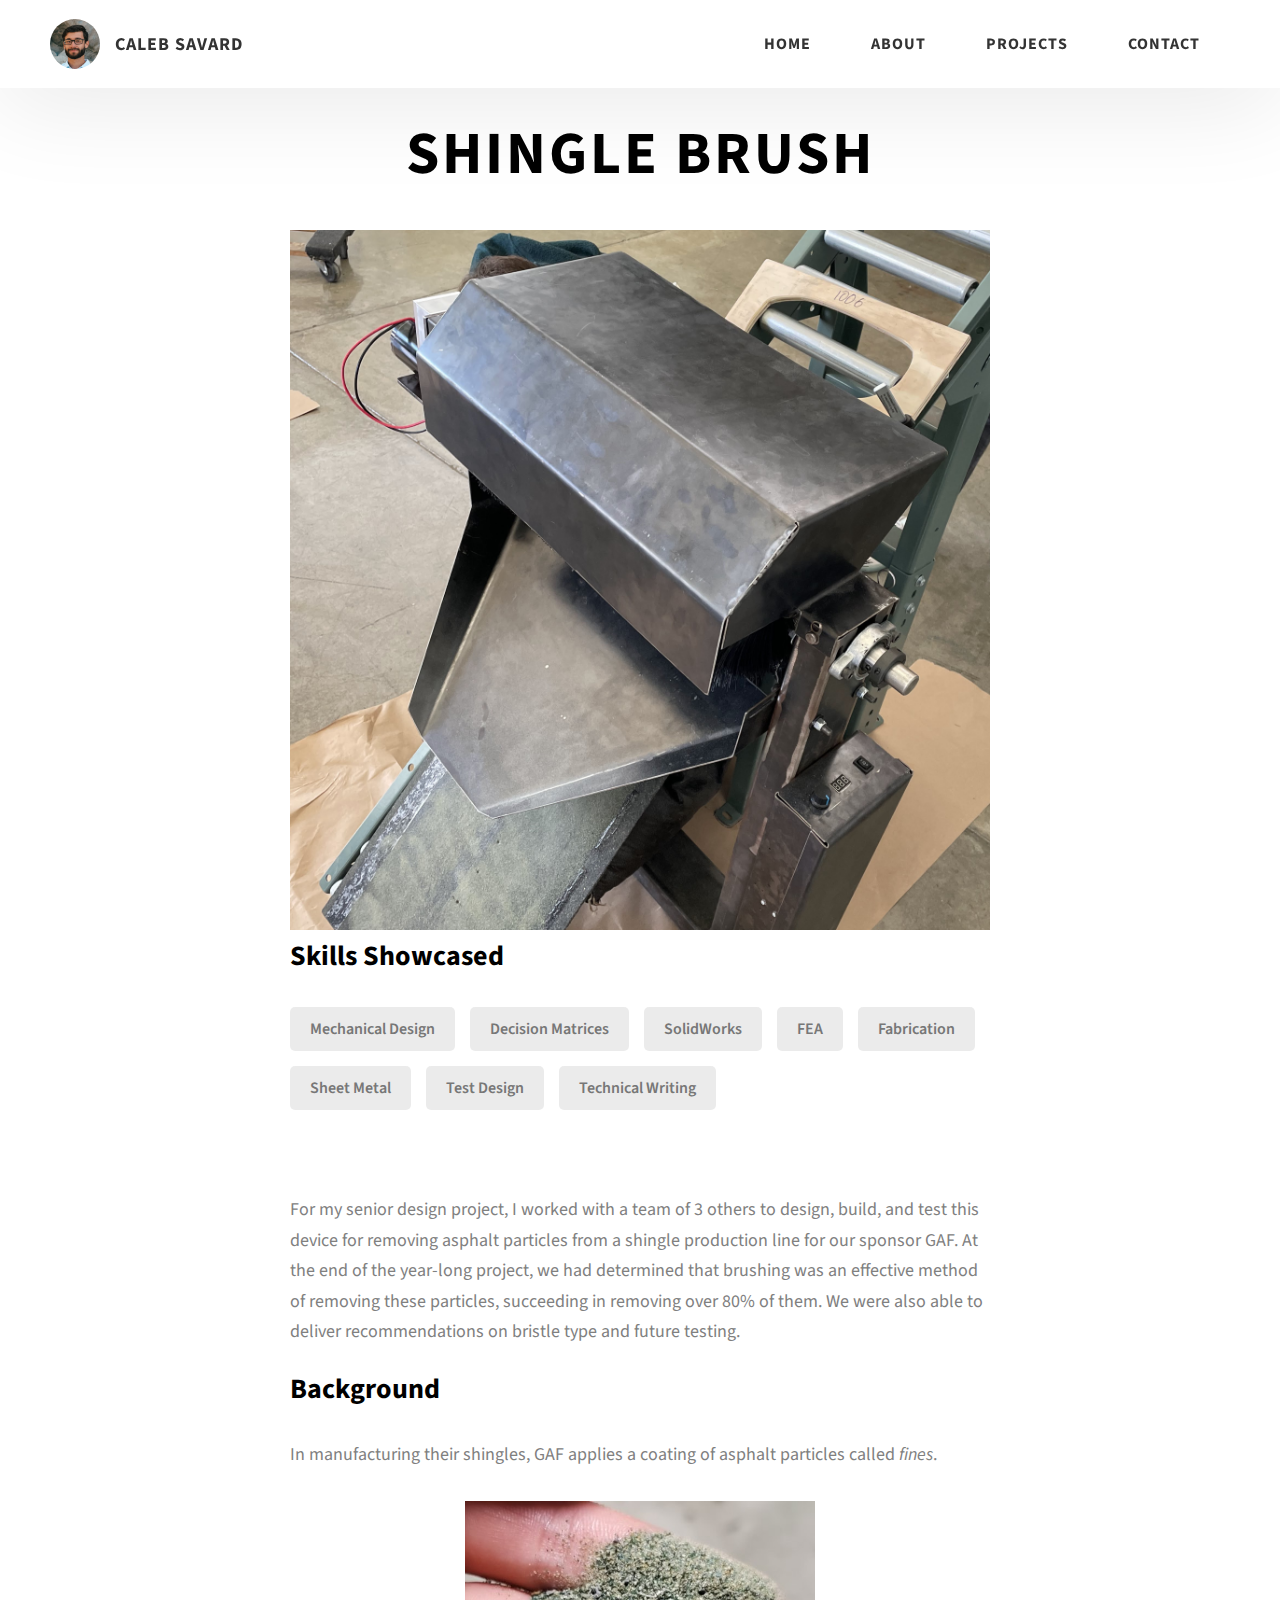
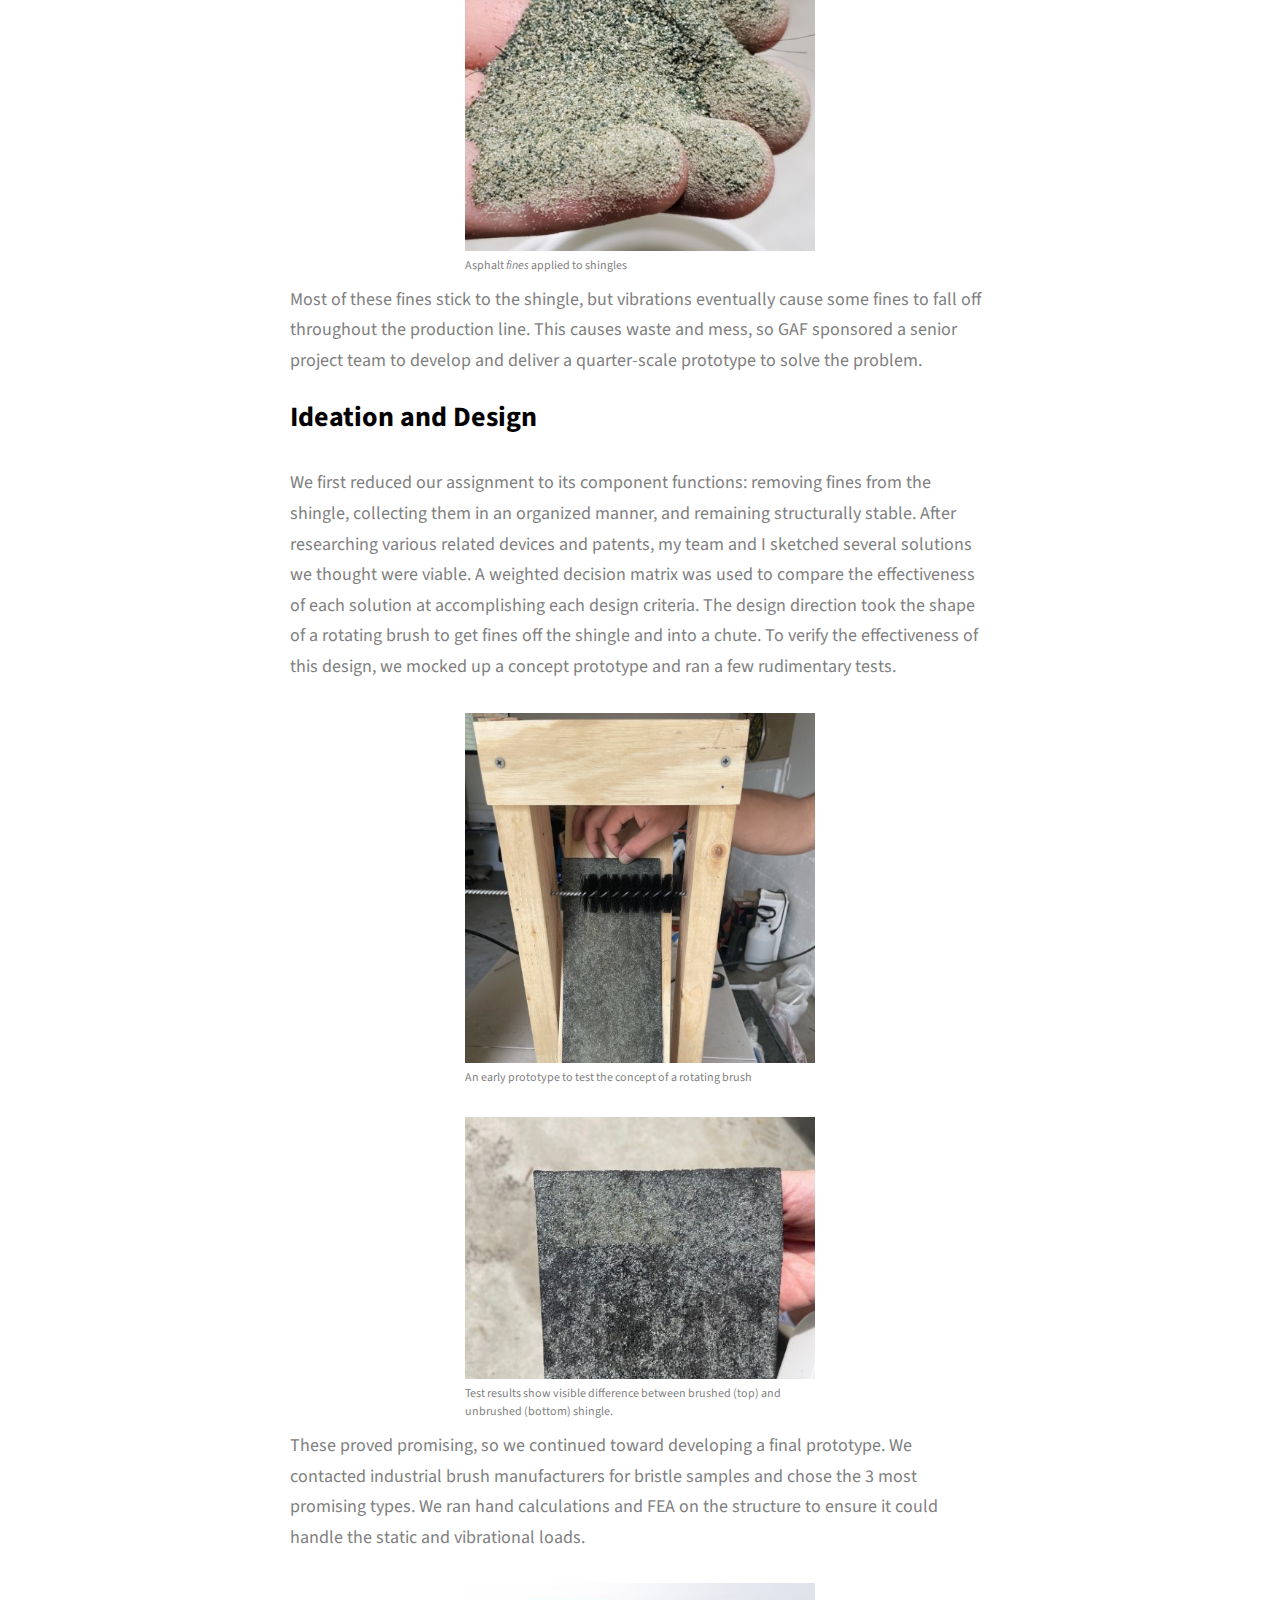
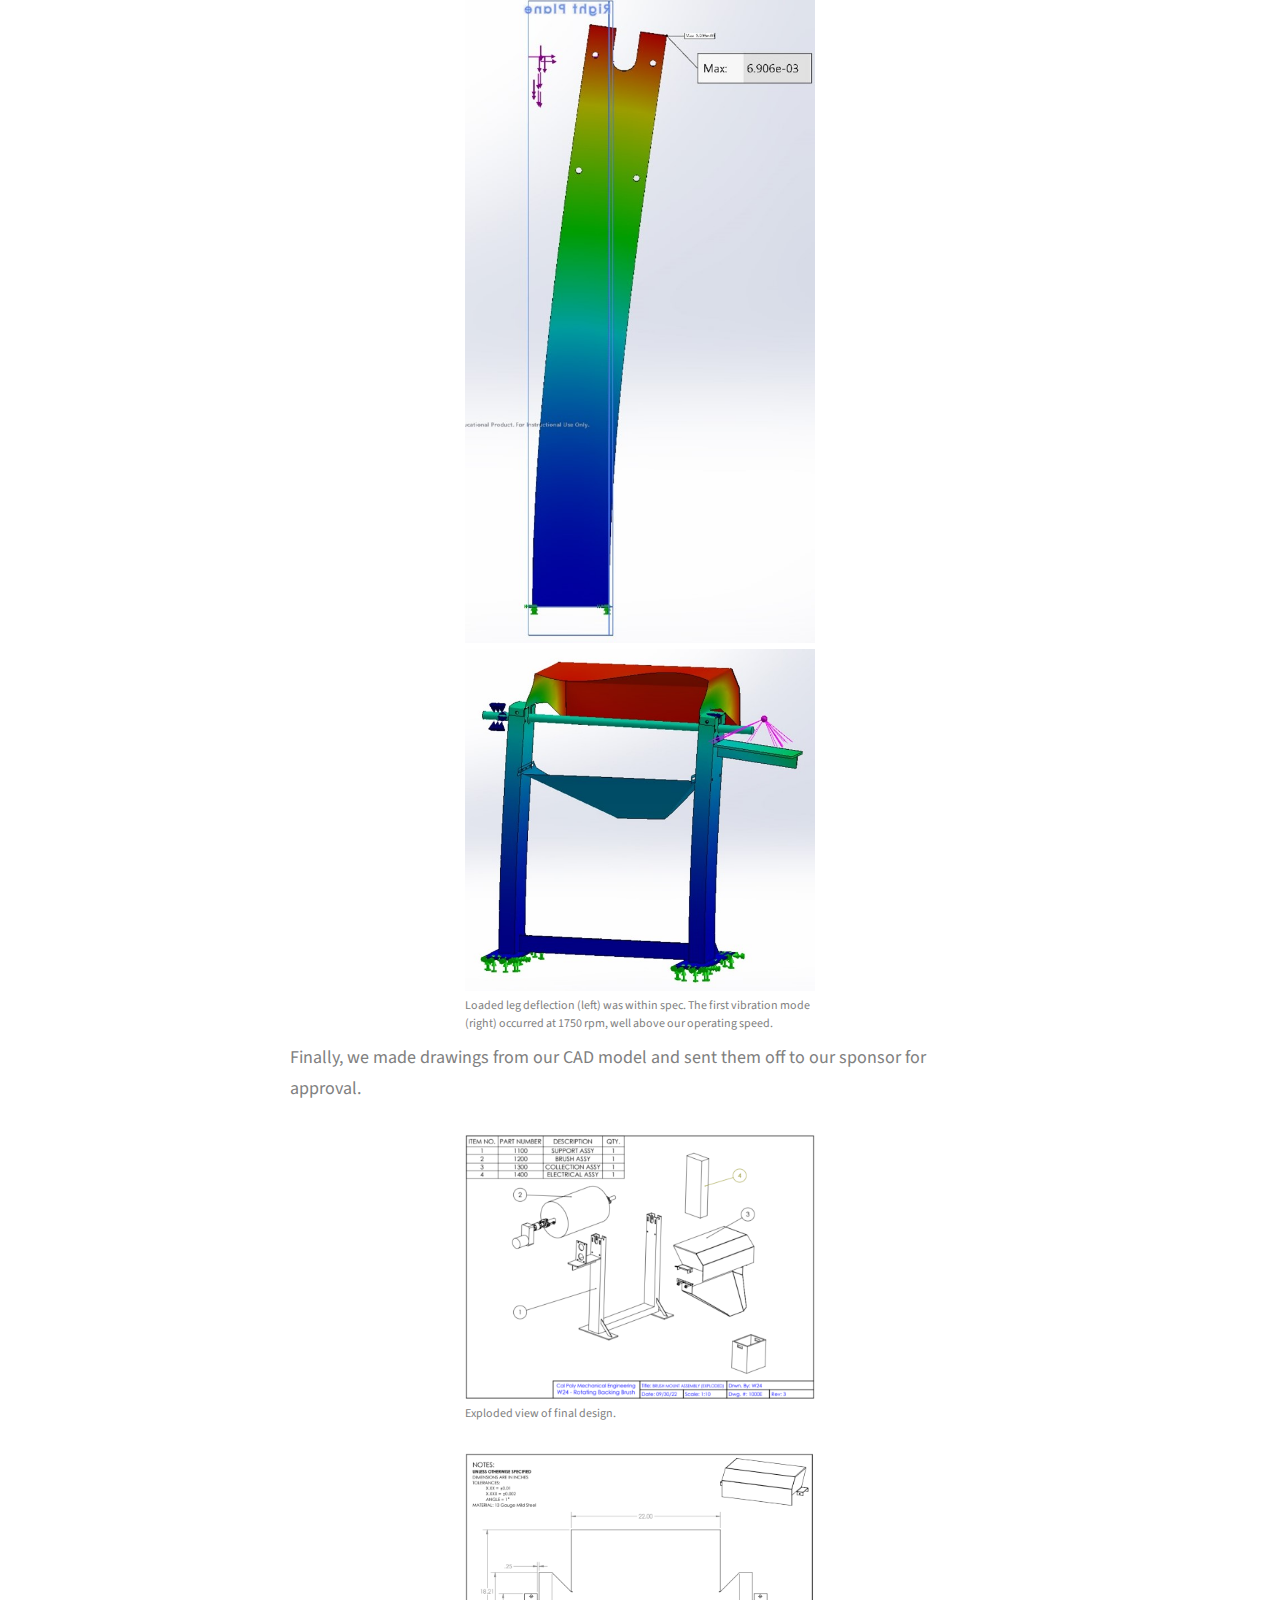
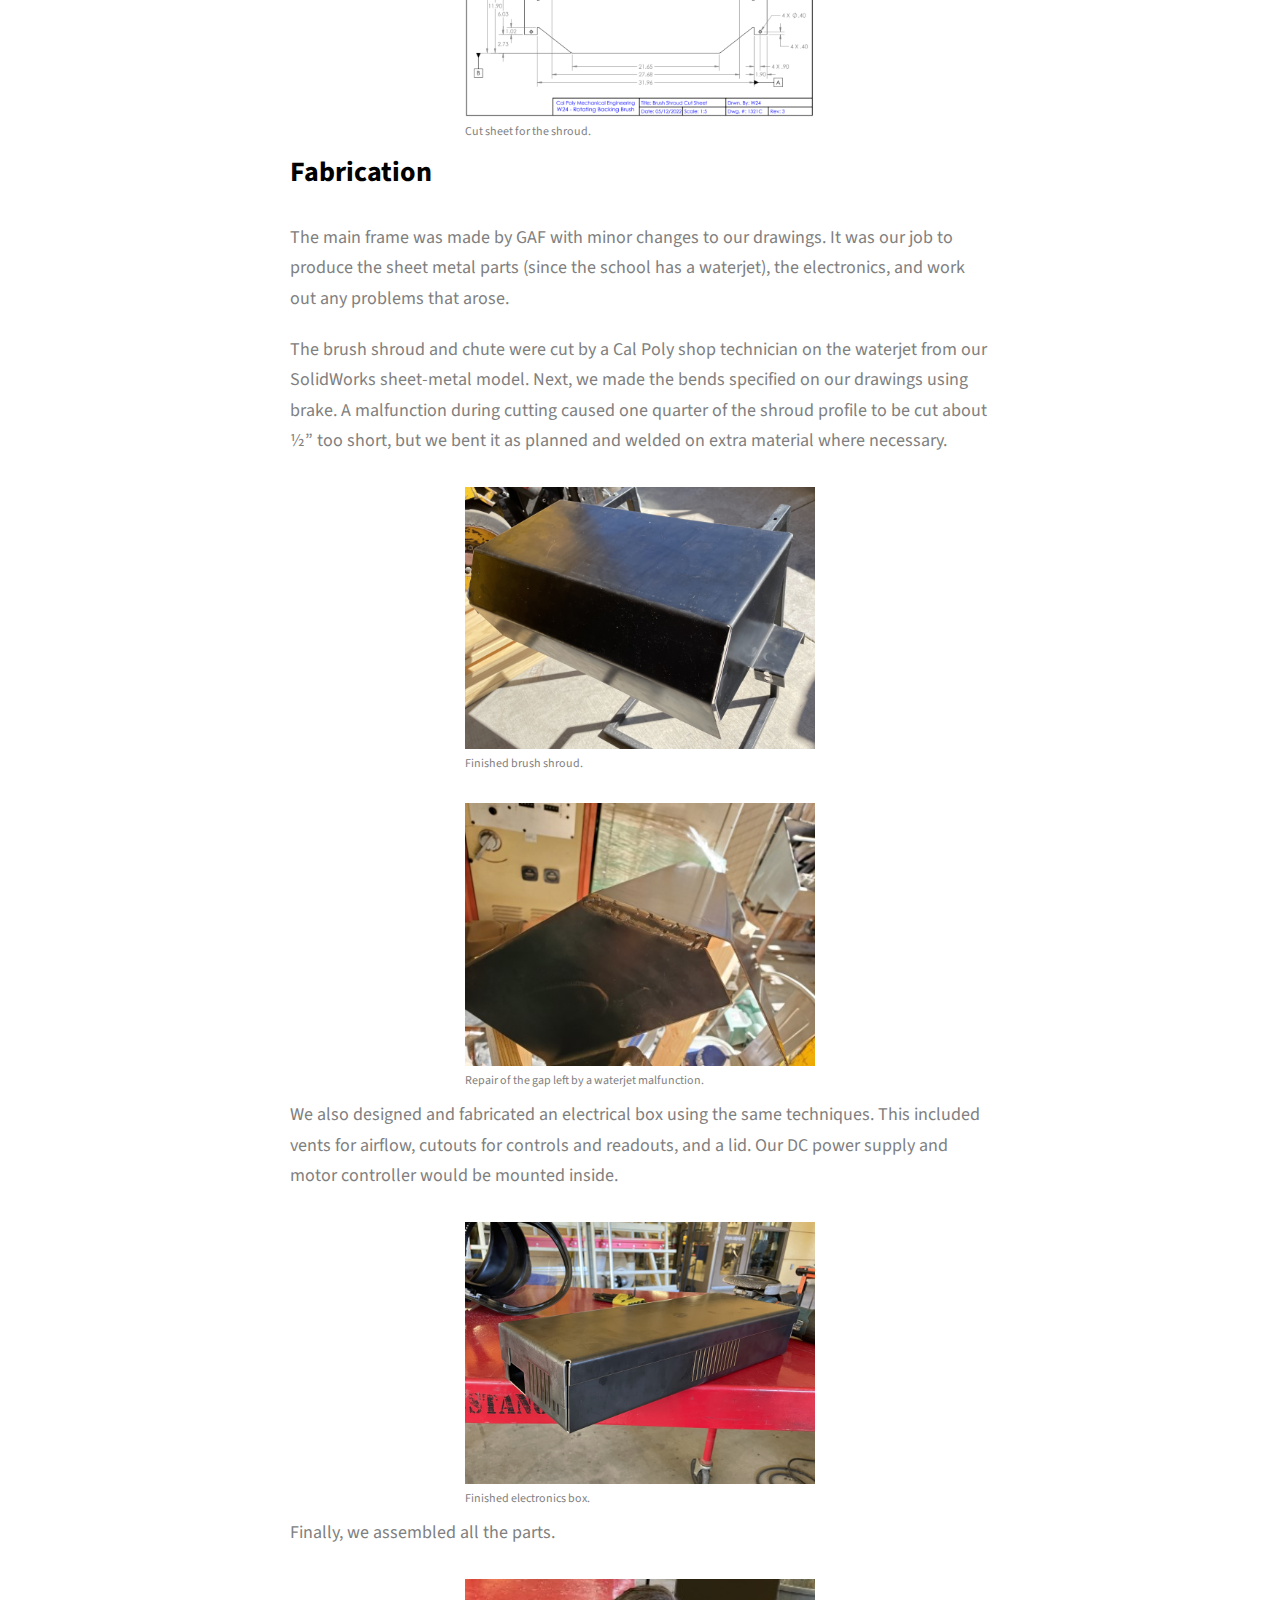
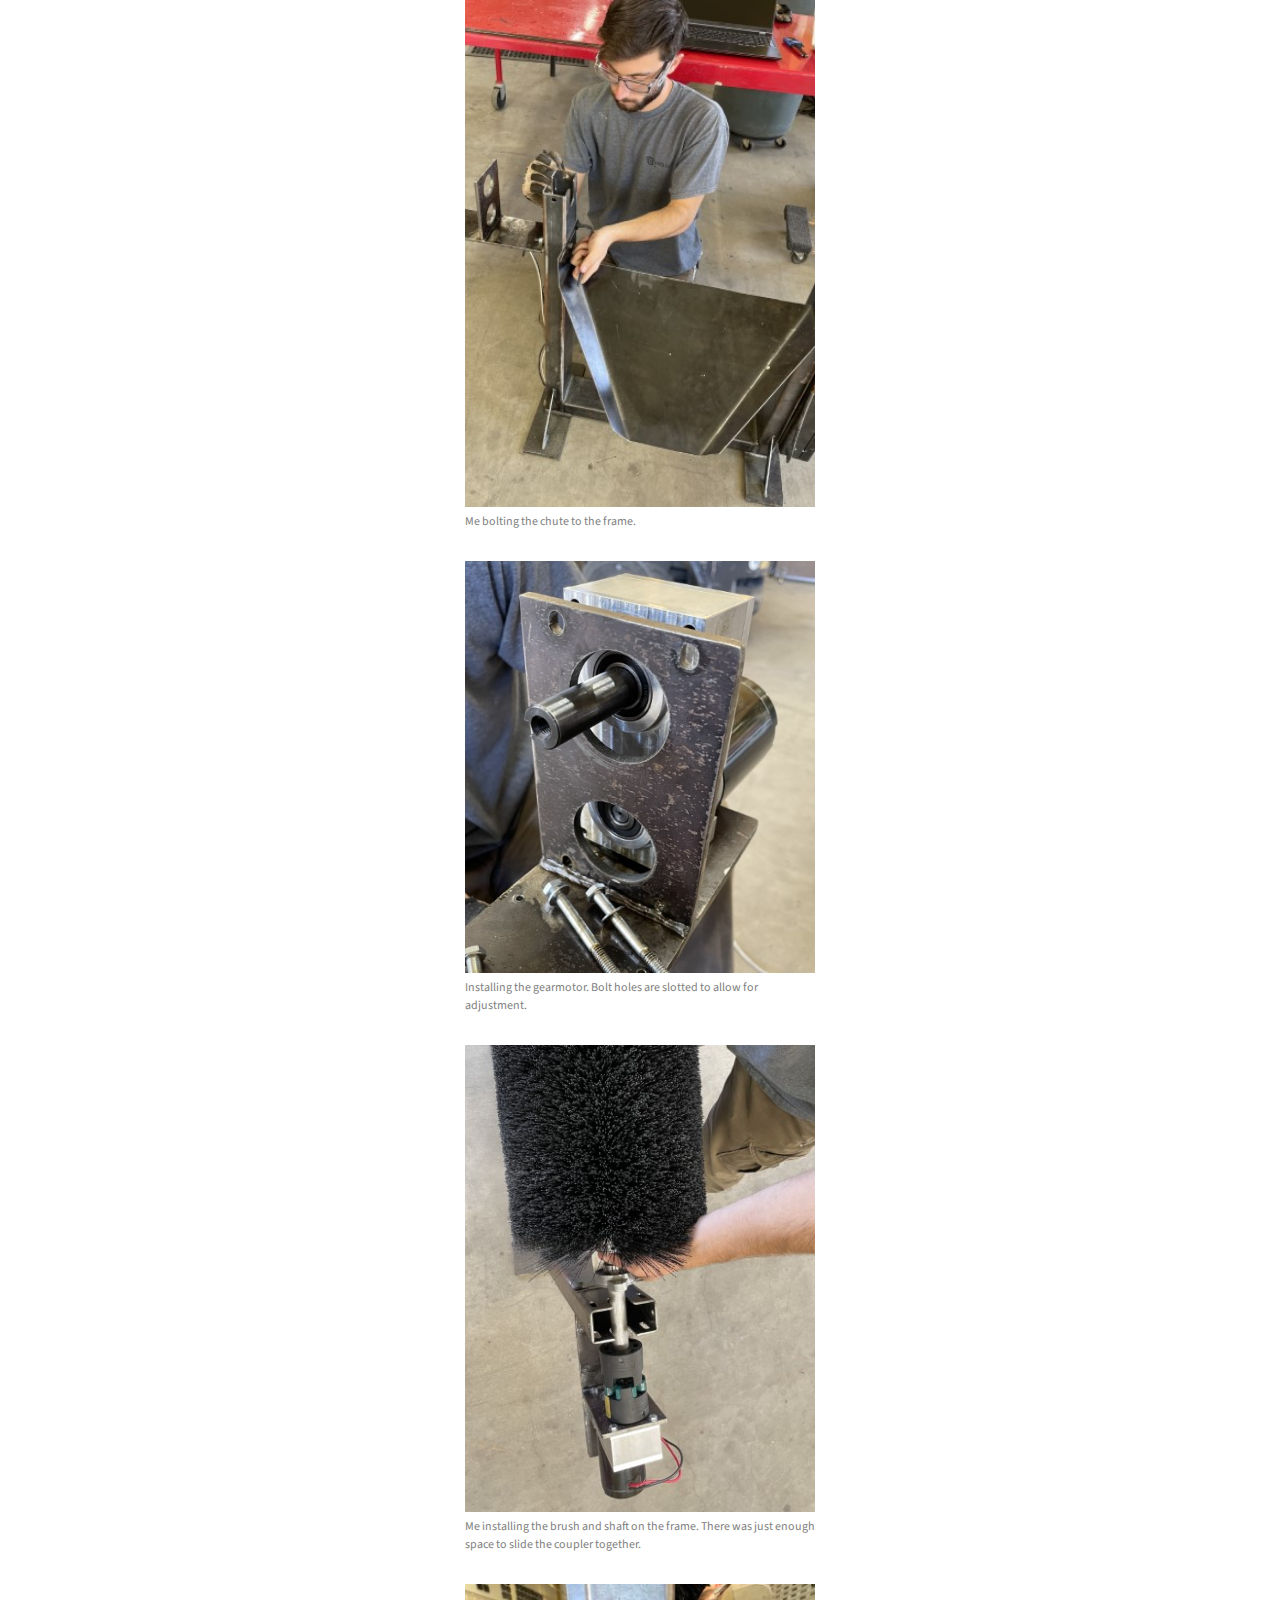
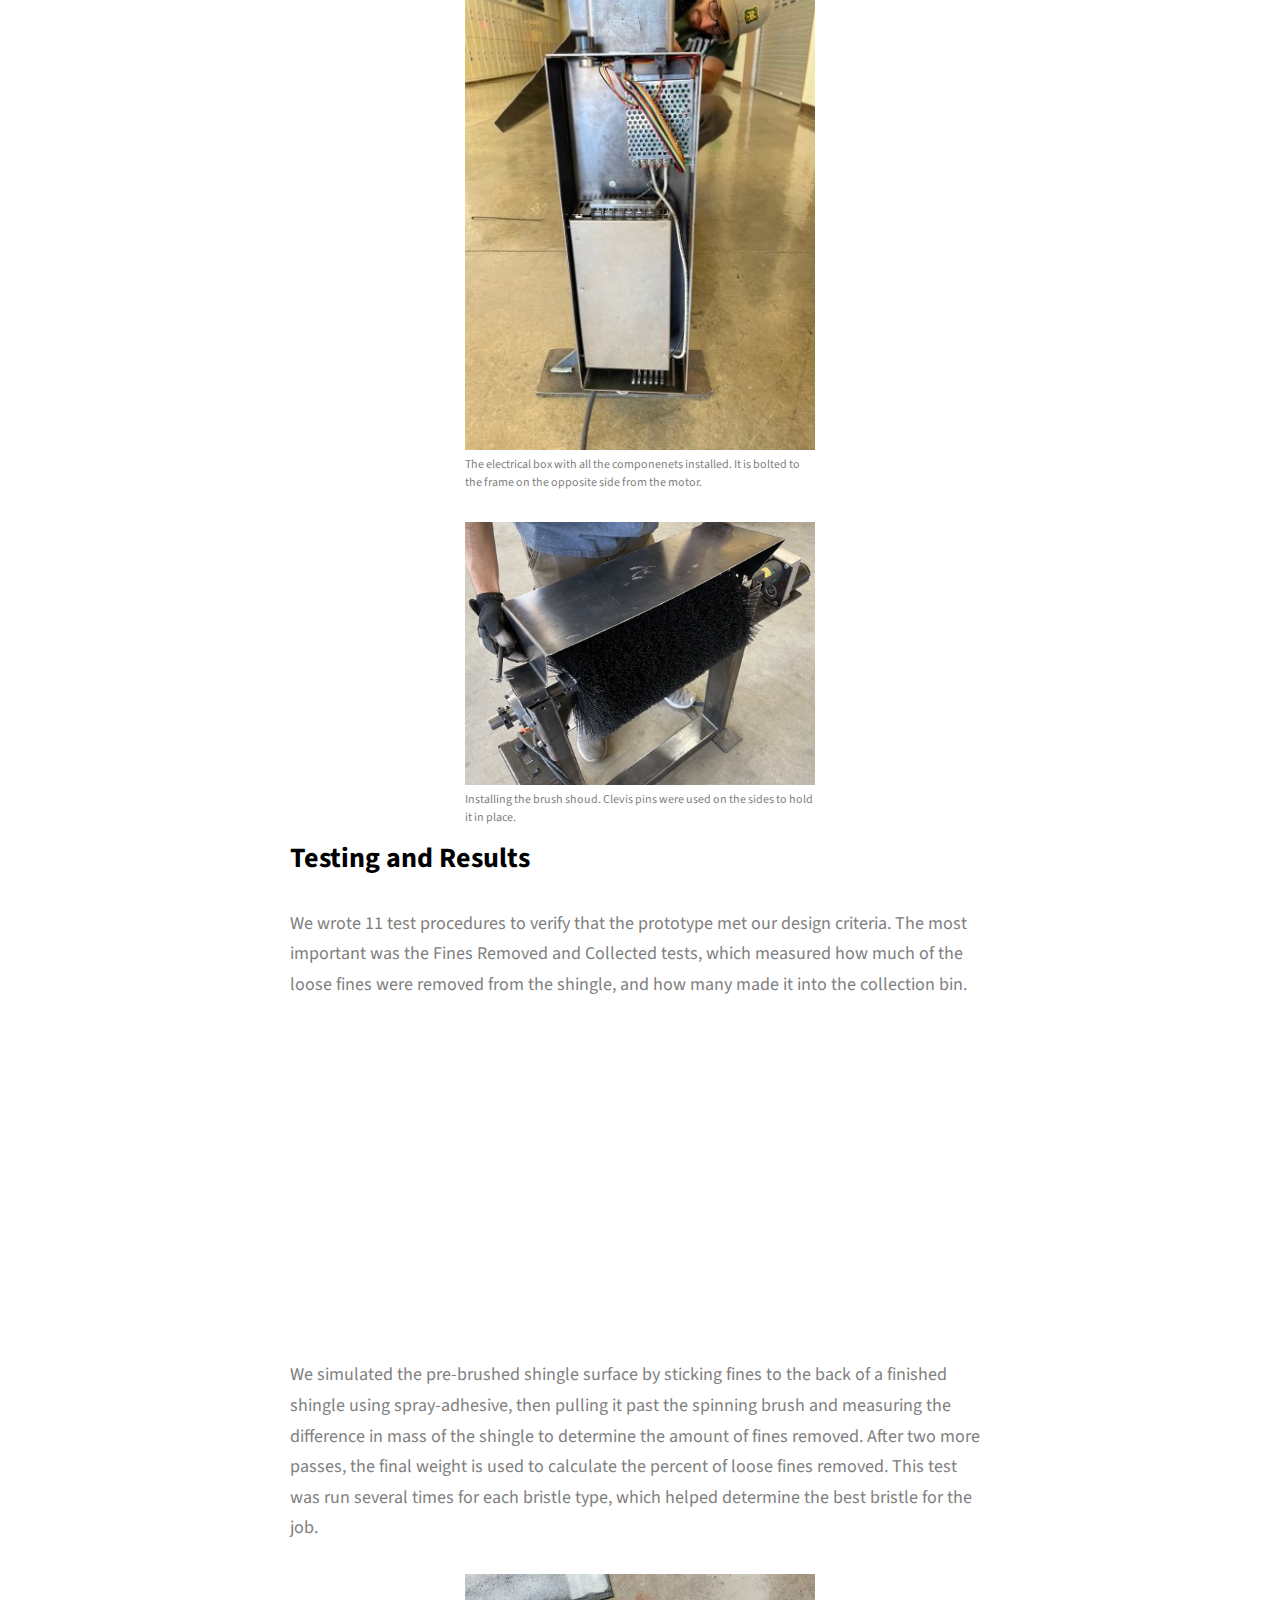
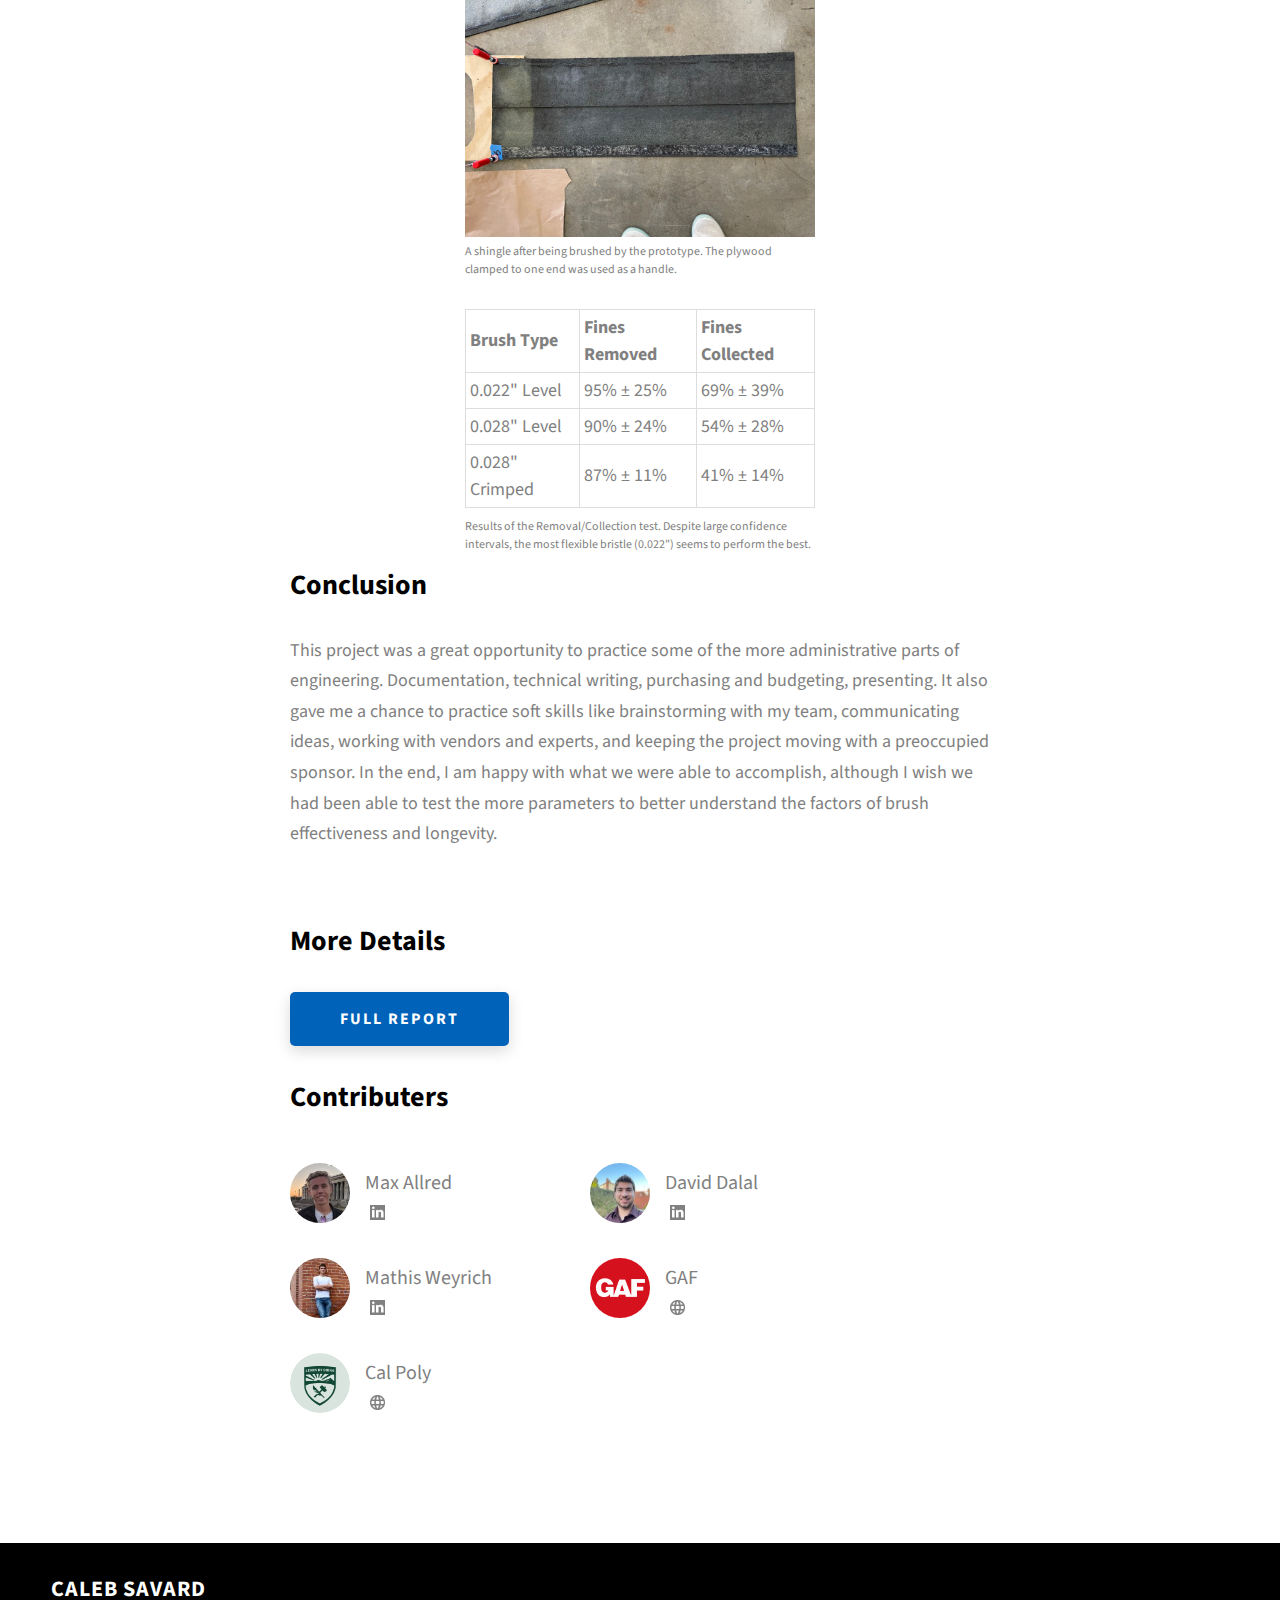
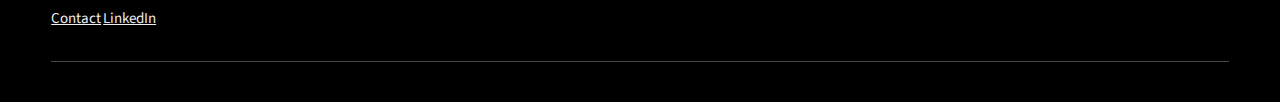
<file: project-6.html>
<!DOCTYPE html>
<html lang="en">
  <head>
    <meta charset="UTF-8" />
    <meta name="viewport" content="width=device-width, initial-scale=1.0" />
    <meta http-equiv="X-UA-Compatible" content="ie=edge" />
    <title>Projects - Shingle Brush</title>
    <meta name="description" content="Shingle Brush" />

    <link rel="stylesheet" href="css/style.css" />

    <link rel="preconnect" href="https://fonts.googleapis.com" />
    <link rel="preconnect" href="https://fonts.gstatic.com" crossorigin />
    <link
      href="https://fonts.googleapis.com/css2?family=Source+Sans+Pro:wght@400;600;700;900&display=swap"
      rel="stylesheet"
    />
  </head>
  <body>
    <header class="header">
      <div class="header__content">
        <div class="header__logo-container">
          <div class="header__logo-img-cont">
            <img
              src="./assets/jpeg/profile-image.jpeg"
              alt="Profile Image"
              class="header__logo-img"
            />
          </div>
          <span class="header__logo-sub">Caleb Savard</span>
        </div>
        <div class="header__main">
          <ul class="header__links">
            <li class="header__link-wrapper">
              <a href="./index.html" class="header__link"> Home </a>
            </li>
            <li class="header__link-wrapper">
              <a href="./about.html" class="header__link">About </a>
            </li>
            <li class="header__link-wrapper">
              <a href="./project-main.html" class="header__link">
                Projects
              </a>
            </li>
            <li class="header__link-wrapper">
              <a href="./index.html#contact" class="header__link"> Contact </a>
            </li>
          </ul>
          <div class="header__main-ham-menu-cont">
            <img
              src="./assets/svg/ham-menu.svg"
              alt="hamburger menu"
              class="header__main-ham-menu"
            />
            <img
              src="./assets/svg/ham-menu-close.svg"
              alt="hamburger menu close"
              class="header__main-ham-menu-close d-none"
            />
          </div>
        </div>
      </div>
      <div class="header__sm-menu">
        <div class="header__sm-menu-content">
          <ul class="header__sm-menu-links">
            <li class="header__sm-menu-link">
              <a href="./index.html"> Home </a>
            </li>

            <li class="header__sm-menu-link">
              <a href="./about.html"> About </a>
            </li>

            <li class="header__sm-menu-link">
              <a href="./project-main.html"> Projects </a>
            </li>

            <li class="header__sm-menu-link">
              <a href="./index.html#contact"> Contact </a>
            </li>
          </ul>
        </div>
      </div>
    </header>
    
    <section class="project-details">
      <div class="main-container">
        <div class="project-details__content">
          
          <h1 class="heading-primary">Shingle Brush</h1>

          <div class="project-details__content-main">

            <a href="./assets/Project 6 - Shingle Brush/Main.png" class="project-details__showcase-img-cont">
              <img
                src="./assets/Project 6 - Shingle Brush/Main_s.png"
                alt="Industrial Device"
                class="project-details__showcase-img"
              />
            </a>
  
            <div class="project-details__tools-used">
              <h3 class="project-details__content-title">Skills Showcased</h3>
              <div class="skills">
                <div class="skills__skill">Mechanical Design</div>
                <div class="skills__skill">Decision Matrices</div>
                <div class="skills__skill">SolidWorks</div>
                <div class="skills__skill">FEA</div>
                <div class="skills__skill">Fabrication</div>
                <div class="skills__skill">Sheet Metal</div>
                <div class="skills__skill">Test Design</div>
                <div class="skills__skill">Technical Writing</div>
              </div>
            </div>

            <div class="project-details__desc">
              
              <p class="project-details__desc-para">
                For my senior design project, I worked with a team of 3 others to design, build, and test this device for removing asphalt particles from a shingle production line for our sponsor GAF. At the end of the year-long project, we had determined that brushing was an effective method of removing these particles, succeeding in removing over 80% of them. We were also able to deliver recommendations on bristle type and future testing.
              </p>
              
              <h3 class="project-details__content-title">Background</h3>
              <p class="project-details__desc-para">
                In manufacturing their shingles, GAF applies a coating of asphalt particles called <em>fines</em>.
              </p>

              <figure>
                <a href="./assets/Project 6 - Shingle Brush/1.jpg">
                  <img 
                  src="./assets/Project 6 - Shingle Brush/1_s.jpg"
                  alt="Sand-like asphalt particles"
                  class="project-details__showcase-img"
                  loading="lazy">
                </a>

                  <figcaption>
                    Asphalt <em>fines</em> applied to shingles
                  </figcaption>
              </figure>

              <p class="project-details__desc-para">
                Most of these fines stick to the shingle, but vibrations eventually cause some fines to fall off throughout the production line. This causes waste and mess, so GAF sponsored a senior project team to develop and deliver a quarter-scale prototype to solve the problem.
              </p>

              <h3 class="project-details__content-title">Ideation and Design</h3>

              <p class="project-details__desc-para">
                We first reduced our assignment to its component functions: removing fines from the shingle, collecting them in an organized manner, and remaining structurally stable.  After researching various related devices and patents, my team and I sketched several solutions we thought were viable. A weighted decision matrix was used to compare the effectiveness of each solution at accomplishing each design criteria. The design direction took the shape of a rotating brush to get fines off the shingle and into a chute. To verify the effectiveness of this design, we mocked up a concept prototype and ran a few rudimentary tests. 
              </p>

              <figure>
                <a href="./assets/Project 6 - Shingle Brush/2.jpg">
                  <img 
                  src="./assets/Project 6 - Shingle Brush/2_s.jpg"
                  alt="Wooden structure with a rotating brush"
                  class="project-details__showcase-img"
                  loading="lazy">
                </a>

                <figcaption>
                  An early prototype to test the concept of a rotating brush
                </figcaption>
              </figure>

              <figure>
                <a href="./assets/Project 6 - Shingle Brush/3.jpg">
                  <img 
                  src="./assets/Project 6 - Shingle Brush/3_s.jpg"
                  alt="Brushed shingle"
                  class="project-details__showcase-img"
                  loading="lazy">
                </a>
                <figcaption>
                  Test results show visible difference between brushed (top) and unbrushed (bottom) shingle.
                </figcaption>
              </figure>

              <p class="project-details__desc-para">
                These proved promising, so we continued toward developing a final prototype. We contacted industrial brush manufacturers for bristle samples and chose the 3 most promising types. We ran hand calculations and FEA on the structure to ensure it could handle the static and vibrational loads.
              </p>

              <figure>
                <a href="./assets/Project 6 - Shingle Brush/4.jpg">
                  <img 
                  src="./assets/Project 6 - Shingle Brush/4_s.jpg"
                  alt="Deflection Simulation"
                  class="project-details__showcase-img">
                  <img 
                  src="./assets/Project 6 - Shingle Brush/5.jpg"
                  alt="Vibration simulation"
                  class="project-details__showcase-img"
                  loading="lazy">
                </a>

                <figcaption>
                  Loaded leg deflection (left) was within spec. The first vibration mode (right) occurred at 1750 rpm, well above our operating speed.
                </figcaption>
              </figure>

              <p class="project-details__desc-para">
                Finally, we made drawings from our CAD model and sent them off to our sponsor for approval.
              </p>

              <figure>
                <a href="./assets/Project 6 - Shingle Brush/6.png">
                  <img 
                  src="./assets/Project 6 - Shingle Brush/6_s.png"
                  alt="Drawing of industrial device"
                  class="project-details__showcase-img"
                  loading="lazy">
                </a>

                <figcaption>
                  Exploded view of final design.
                </figcaption>
              </figure>

              <figure>
                <a href="./assets/Project 6 - Shingle Brush/7.png">
                  <img 
                  src="./assets/Project 6 - Shingle Brush/7_s.png"
                  alt="Cut sheet"
                  class="project-details__showcase-img"
                  loading="lazy">
                </a> 

                <figcaption>
                  Cut sheet for the shroud.
                </figcaption>
              </figure>

              <h3 class="project-details__content-title">Fabrication</h3>

              <p class="project-details__desc-para">
                The main frame was made by GAF with minor changes to our drawings. It was our job to produce the sheet metal parts (since the school has a waterjet), the electronics, and work out any problems that arose. 
              </p>

              <p class="project-details__desc-para">
                The brush shroud and chute were cut by a Cal Poly shop technician on the waterjet from our SolidWorks sheet-metal model. Next, we made the bends specified on our drawings using brake. A malfunction during cutting caused one quarter of the shroud profile to be cut about ½” too short, but we bent it as planned and welded on extra material where necessary. 
              </p>

              <figure>
                <a href="./assets/Project 6 - Shingle Brush/8.png">
                  <img 
                  src="./assets/Project 6 - Shingle Brush/8_s.png"
                  alt="Bent sheet metal shroud"
                  class="project-details__showcase-img"
                  loading="lazy">
                </a>

                <figcaption>
                  Finished brush shroud. 
                </figcaption>
              </figure>

              <figure>
                <a href="./assets/Project 6 - Shingle Brush/9.jpg">
                  <img 
                  src="./assets/Project 6 - Shingle Brush/9_s.jpg"
                  alt="Sheet metal patch welded into a gap"
                  class="project-details__showcase-img"
                  loading="lazy">
                </a>

                <figcaption>
                  Repair of the gap left by a waterjet malfunction.
                </figcaption>
              </figure>

              <p class="project-details__desc-para">
                We also designed and fabricated an electrical box using the same techniques. This included vents for airflow, cutouts for controls and readouts, and a lid. Our DC power supply and motor controller would be mounted inside.
              </p>

              <figure>
                <a href="./assets/Project 6 - Shingle Brush/10.png">
                  <img 
                  src="./assets/Project 6 - Shingle Brush/10_s.png"
                  alt="Sheet metal box with vents"
                  class="project-details__showcase-img"
                  loading="lazy">
                </a>

                <figcaption>
                  Finished electronics box.
                </figcaption>
              </figure>

              <p class="project-details__desc-para">
                Finally, we assembled all the parts.
              </p>

              <figure>
                <a href="./assets/Project 6 - Shingle Brush/11.jpeg">
                  <img 
                  src="./assets/Project 6 - Shingle Brush/11_s.jpeg"
                  alt="Bolting the chute to the frame"
                  class="project-details__showcase-img"
                  loading="lazy">
                </a>

                <figcaption>
                  Me bolting the chute to the frame.
                </figcaption>
              </figure>

              <figure>
                <a href="./assets/Project 6 - Shingle Brush/12.jpeg">
                  <img 
                  src="./assets/Project 6 - Shingle Brush/12_s.jpeg"
                  alt="Installing the gearmotor"
                  class="project-details__showcase-img"
                  loading="lazy">
                </a>

                <figcaption>
                  Installing the gearmotor. Bolt holes are slotted to allow for adjustment.
                </figcaption>
              </figure>

              <figure>
                <a href="./assets/Project 6 - Shingle Brush/13.jpeg">
                  <img 
                  src="./assets/Project 6 - Shingle Brush/13_s.jpeg"
                  alt="Installing brush"
                  class="project-details__showcase-img"
                  loading="lazy">
                </a>

                <figcaption>
                  Me installing the brush and shaft on the frame. There was just enough space to slide the coupler together.
                </figcaption>
              </figure>
              
              <figure>
                <a href="./assets/Project 6 - Shingle Brush/14.jpg">
                  <img 
                  src="./assets/Project 6 - Shingle Brush/14_s.jpg"
                  alt="Installed electronics box"
                  class="project-details__showcase-img"
                  loading="lazy">
                </a>

                <figcaption>
                  The electrical box with all the componenets installed. It is bolted to the frame on the opposite side from the motor.
                </figcaption>
              </figure>

              <figure>
                <a href="./assets/Project 6 - Shingle Brush/15.jpeg">
                  <img 
                  src="./assets/Project 6 - Shingle Brush/15_s.jpeg"
                  alt="Attaching the shroud"
                  class="project-details__showcase-img"
                  loading="lazy">
                </a>

                <figcaption>
                  Installing the brush shoud. Clevis pins were used on the sides to hold it in place.
                </figcaption>
              </figure>


              <h3 class="project-details__content-title">Testing and Results</h3>

              <p class="project-details__desc-para">
                We wrote 11 test procedures to verify that the prototype met our design criteria. The most important was the Fines Removed and Collected tests, which measured how much of the loose fines were removed from the shingle, and how many made it into the collection bin.
              </p>

              <div class="videoWrapper">
                <iframe width="560" height="315" src="https://www.youtube.com/embed/_MNmqo2a9-g" title="YouTube video player" frameborder="0" allow="accelerometer; autoplay; clipboard-write; encrypted-media; gyroscope; picture-in-picture" allowfullscreen></iframe>
              </div>
              
              <p class="project-details__desc-para">
                We simulated the pre-brushed shingle surface by sticking fines to the back of a finished shingle using spray-adhesive, then pulling it past the spinning brush and measuring the difference in mass of the shingle to determine the amount of fines removed. After two more passes, the final weight is used to calculate the percent of loose fines removed. This test was run several times for each bristle type, which helped determine the best bristle for the job.
              </p>

              <figure>
                <a href="./assets/Project 6 - Shingle Brush/16.png">
                  <img 
                  src="./assets/Project 6 - Shingle Brush/16_s.png"
                  alt="Partly clean shingle"
                  class="project-details__showcase-img"
                  loading="lazy">
                </a>

                <figcaption>
                  A shingle after being brushed by the prototype. The plywood clamped to one end was used as a handle.
                </figcaption>
              </figure>

              <figure>
                <table>
                  <tr><th>Brush Type</th><th>Fines Removed</th><th>Fines Collected</th></tr>
                  <tr><td>0.022" Level</td><td>95% ± 25%</td><td>69% ± 39%</td></tr>
                  <tr><td>0.028" Level</td><td>90% ± 24%</td><td>54% ± 28%</td></tr>
                  <tr><td>0.028" Crimped</td><td>87% ± 11%</td><td>41% ± 14%</td></tr>
                </table>

                <figcaption>
                  Results of the Removal/Collection test. Despite large confidence intervals, the most flexible bristle (0.022") seems to perform the best.
                </figcaption>
              </figure>

              <h3 class="project-details__content-title">Conclusion</h3>

              <p class="project-details__desc-para">
                This project was a great opportunity to practice some of the more administrative parts of engineering. Documentation, technical writing, purchasing and budgeting, presenting. It also gave me a chance to practice soft skills like brainstorming with my team, communicating ideas, working with vendors and experts, and keeping the project moving with a preoccupied sponsor. In the end, I am happy with what we were able to accomplish, although I wish we had been able to test the more parameters to better understand the factors of brush effectiveness and longevity. 
              </p>
              
            </div>
            
            <div class="project-details__links">
              <h3 class="project-details__content-title">More Details</h3>
              <a
                href="https://digitalcommons.calpoly.edu/mesp/690/"
                class="btn btn--med btn--theme project-details__links-btn"
                target="_blank"
                >Full Report</a
              >
            </div>

            <div class="project-details__links">
              <h3 class="project-details__content-title">Contributers</h3>

              <div class = "contributer_block">
                <div class = "contributer_single">
                  <div>
                    <img src="assets/Contributers/max.jpg"
                    alt="Max Allred profile" class="contributer_logo-img"/>
                  </div>
                  <div>
                    <p class="contributer_text">
                      Max Allred
                    </p>
                    
                    <a href="https://www.linkedin.com/in/max-allred/" target="new">
                      <img src="./assets/png/linkedin-ico.png" alt="icon" class="contributer_link-icon"/>
                    </a>
                    
                  </div>
                </div>
                <div class = "contributer_single">
                  <div>
                    <img src="assets/Contributers/david.jpg"
                    alt="David Dalal profile" class="contributer_logo-img"/>
                  </div>
                  <div>
                    <p class="contributer_text">
                      David Dalal
                    </p>

                    <a href="https://www.linkedin.com/in/daviddalal/" target="new">
                      <img src="./assets/png/linkedin-ico.png" alt="icon" class="contributer_link-icon"/>
                    </a>

                  </div>
                </div>
                <div class = "contributer_single">
                  <div>
                    <img src="assets/Contributers/mathis.jpg"
                    alt="Mathis Weyrich profile" class="contributer_logo-img"/>
                  </div>
                  <div>
                    <p class="contributer_text">
                      Mathis Weyrich
                    </p>

                    <a href="https://www.linkedin.com/in/mathis-weyrich/" target="new">
                      <img src="./assets/png/linkedin-ico.png" alt="icon" class="contributer_link-icon"/>
                    </a>

                  </div>

                </div>
                <div class = "contributer_single">
                  <div>
                    <img src="./assets/Contributers/GAF_logo.png"
                    alt="GAF logo" class="contributer_logo-img"/>
                  </div>
                  <div>
                    <p class="contributer_text">
                      GAF
                    </p>

                    <a href="https://www.gaf.com/en-us" target="new">
                      <img src="./assets/png/website-ico.png" alt="icon" class="contributer_link-icon"/>
                    </a>

                  </div>

                </div>
                <div class = "contributer_single">
                  <div>
                    <img src="./assets/Contributers/calpoly_logo.png"
                    alt="Calpoly logo" class="contributer_logo-img"/>
                  </div>
                  <div>
                    <p class="contributer_text">
                      Cal Poly
                    </p>

                    <a href="https://me.calpoly.edu/" target="new">
                      <img src="./assets/png/website-ico.png" alt="icon" class="contributer_link-icon"/>
                    </a>

                  </div>

                </div>
              </div>
            </div>
          </div>
        </div>
      </div>
    </section>
    <footer class="main-footer">
      <div class="main-container">
        <div class="main-footer__upper">
          
          <div class="main-footer__row main-footer__row-2">
            <h4 class="heading heading-sm text-lt">Caleb Savard</h4>
            <!-- <p class="main-footer__short-desc">
              LIkes hiking and good pasta.
            </p> -->
            
            <a href="./#contact" class="main-footer__short-desc"><u>Contact</u></a>
            <a href="https://www.linkedin.com/in/caleb-savard-89a98b159/" class="main-footer__short-desc" target="new"><u>LinkedIn</u></a>
          </div>
        </div>

        <div class="main-footer__lower">
          
        </div>
      </div>
    </footer>
    <script src="./index.js"></script>
  </body>
</html>
</file>
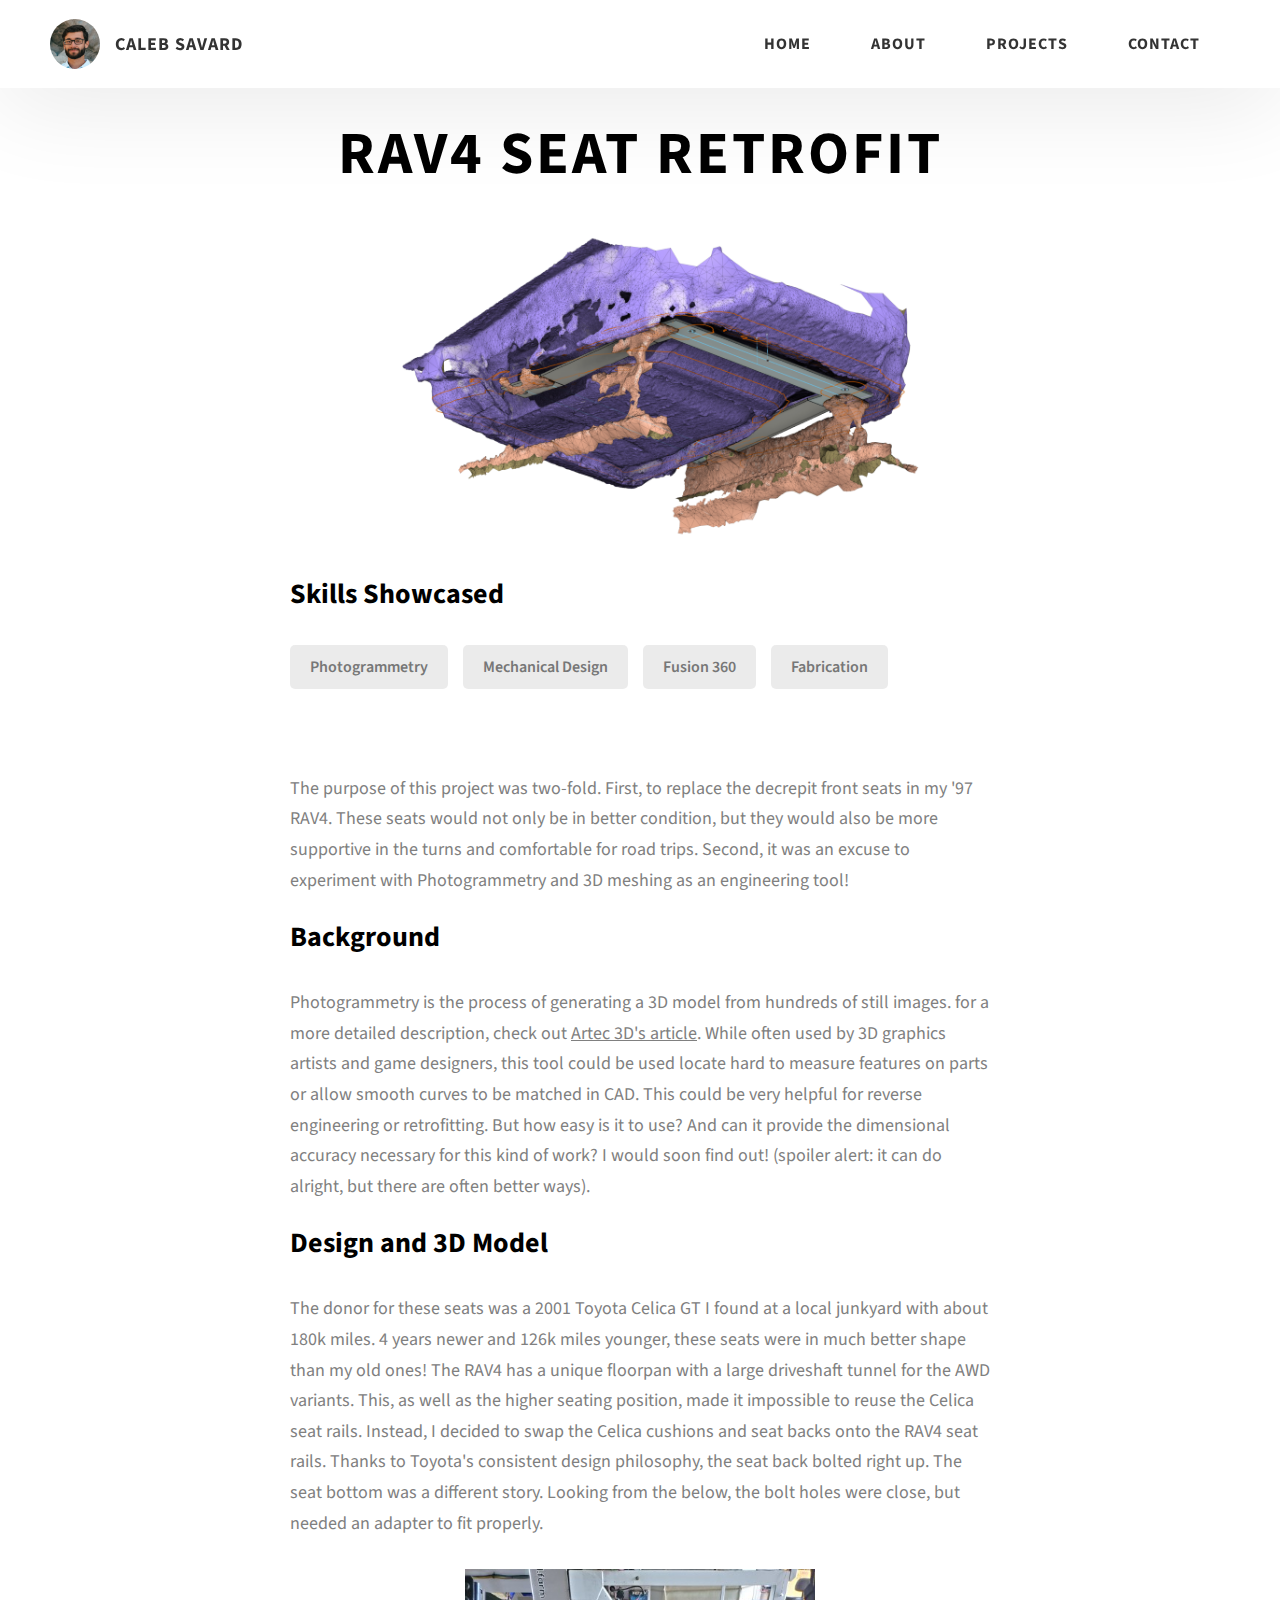
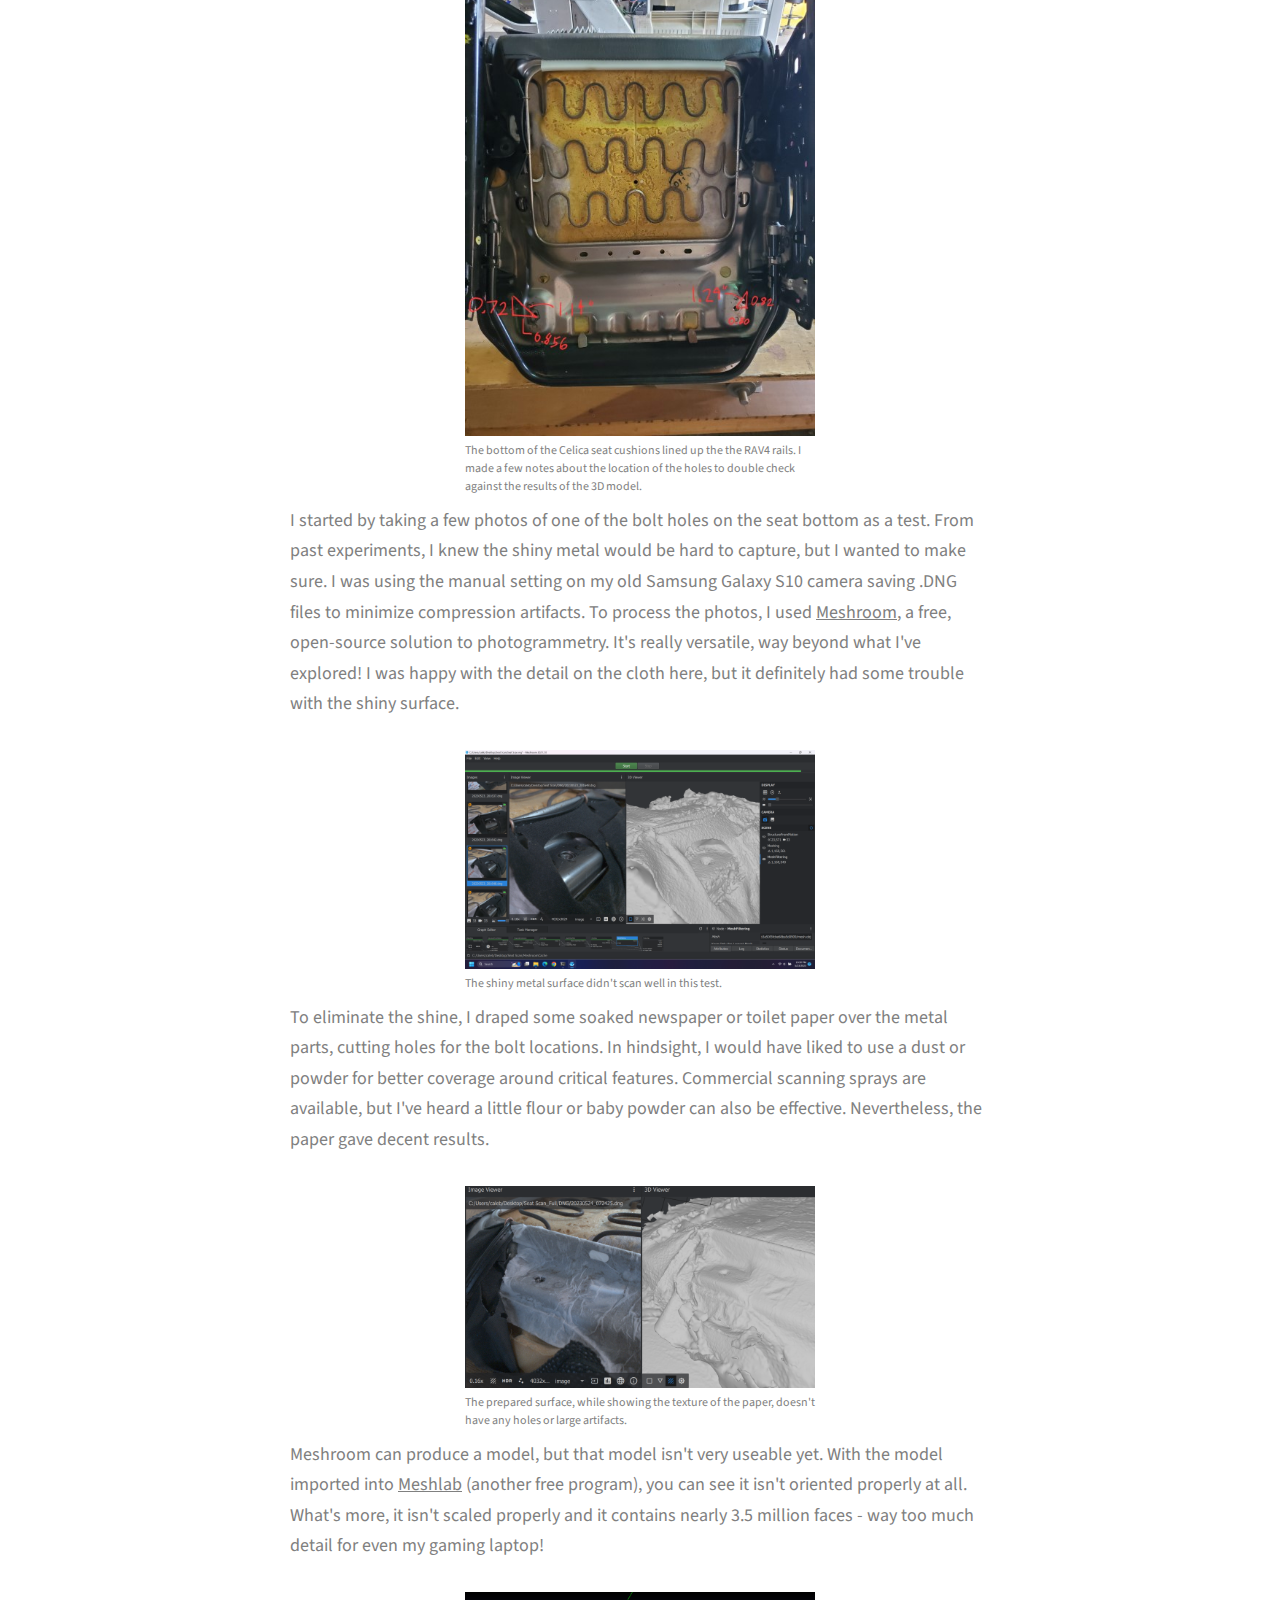
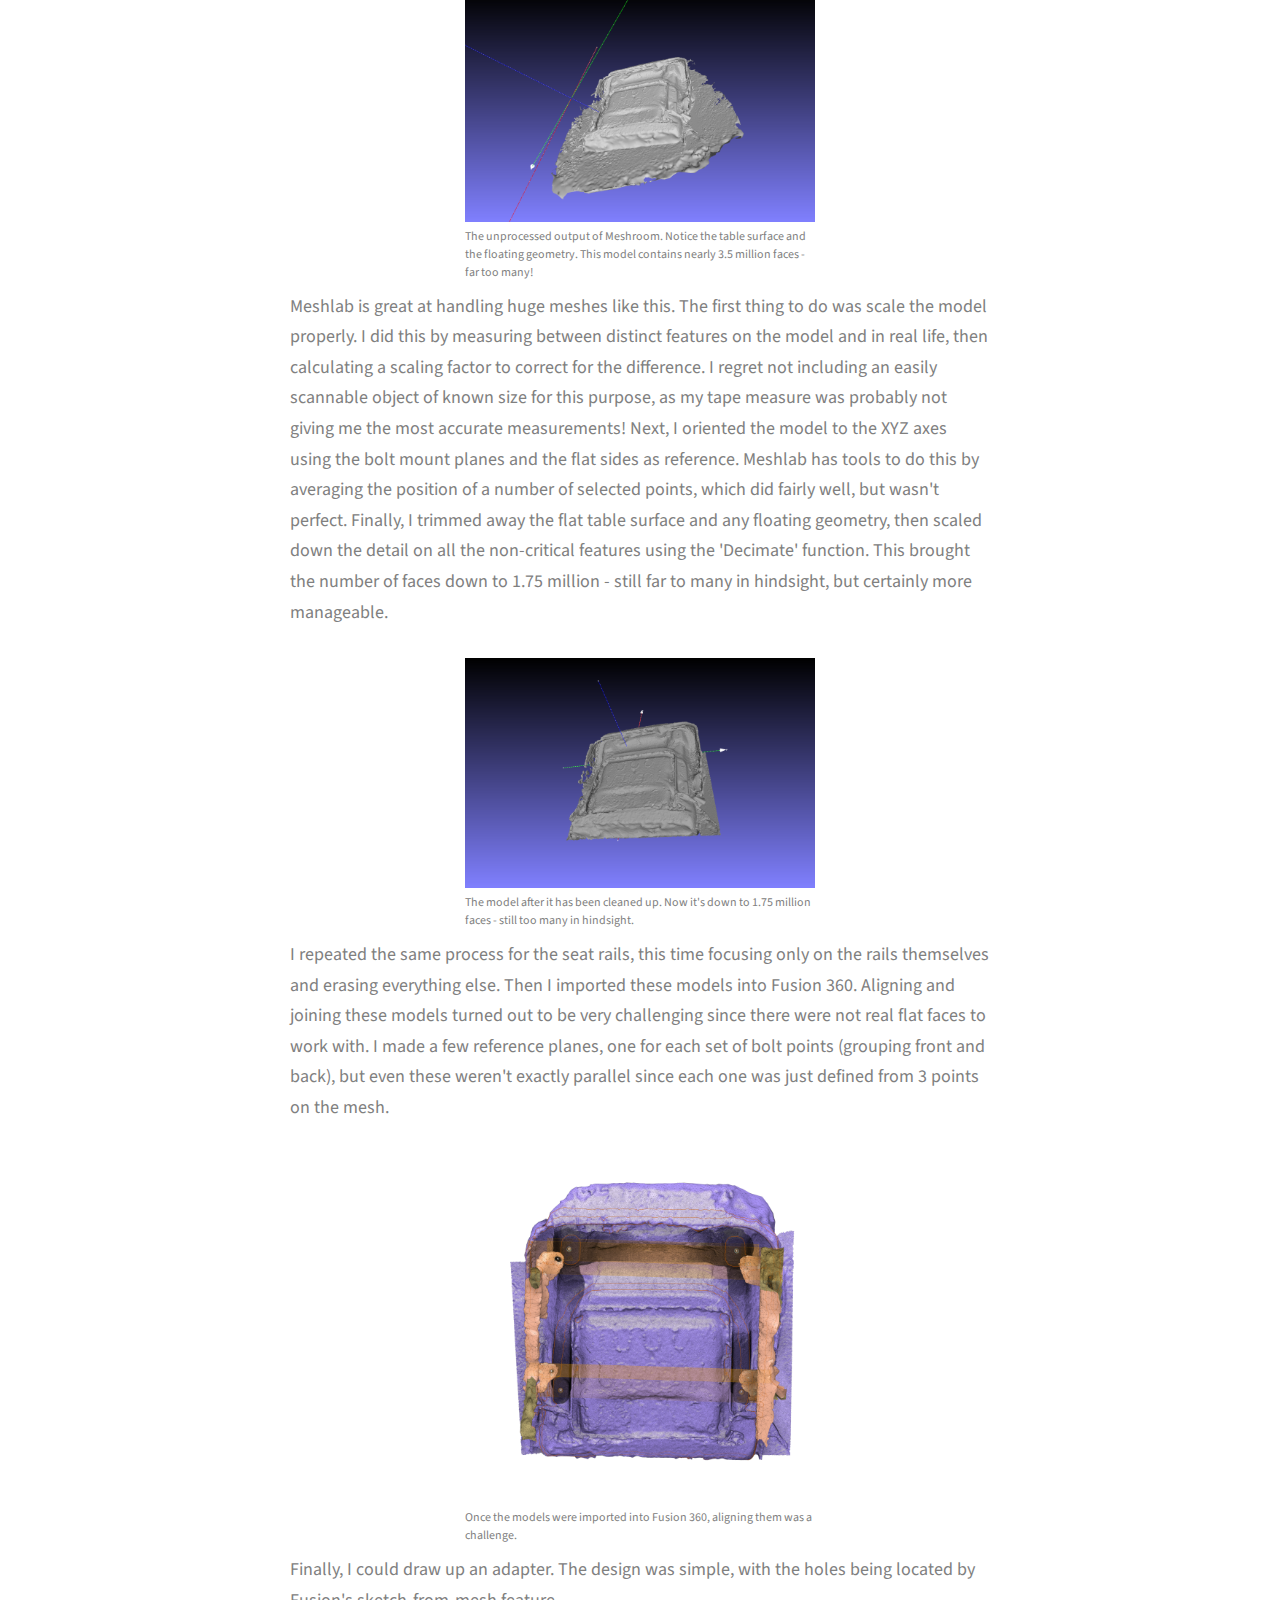
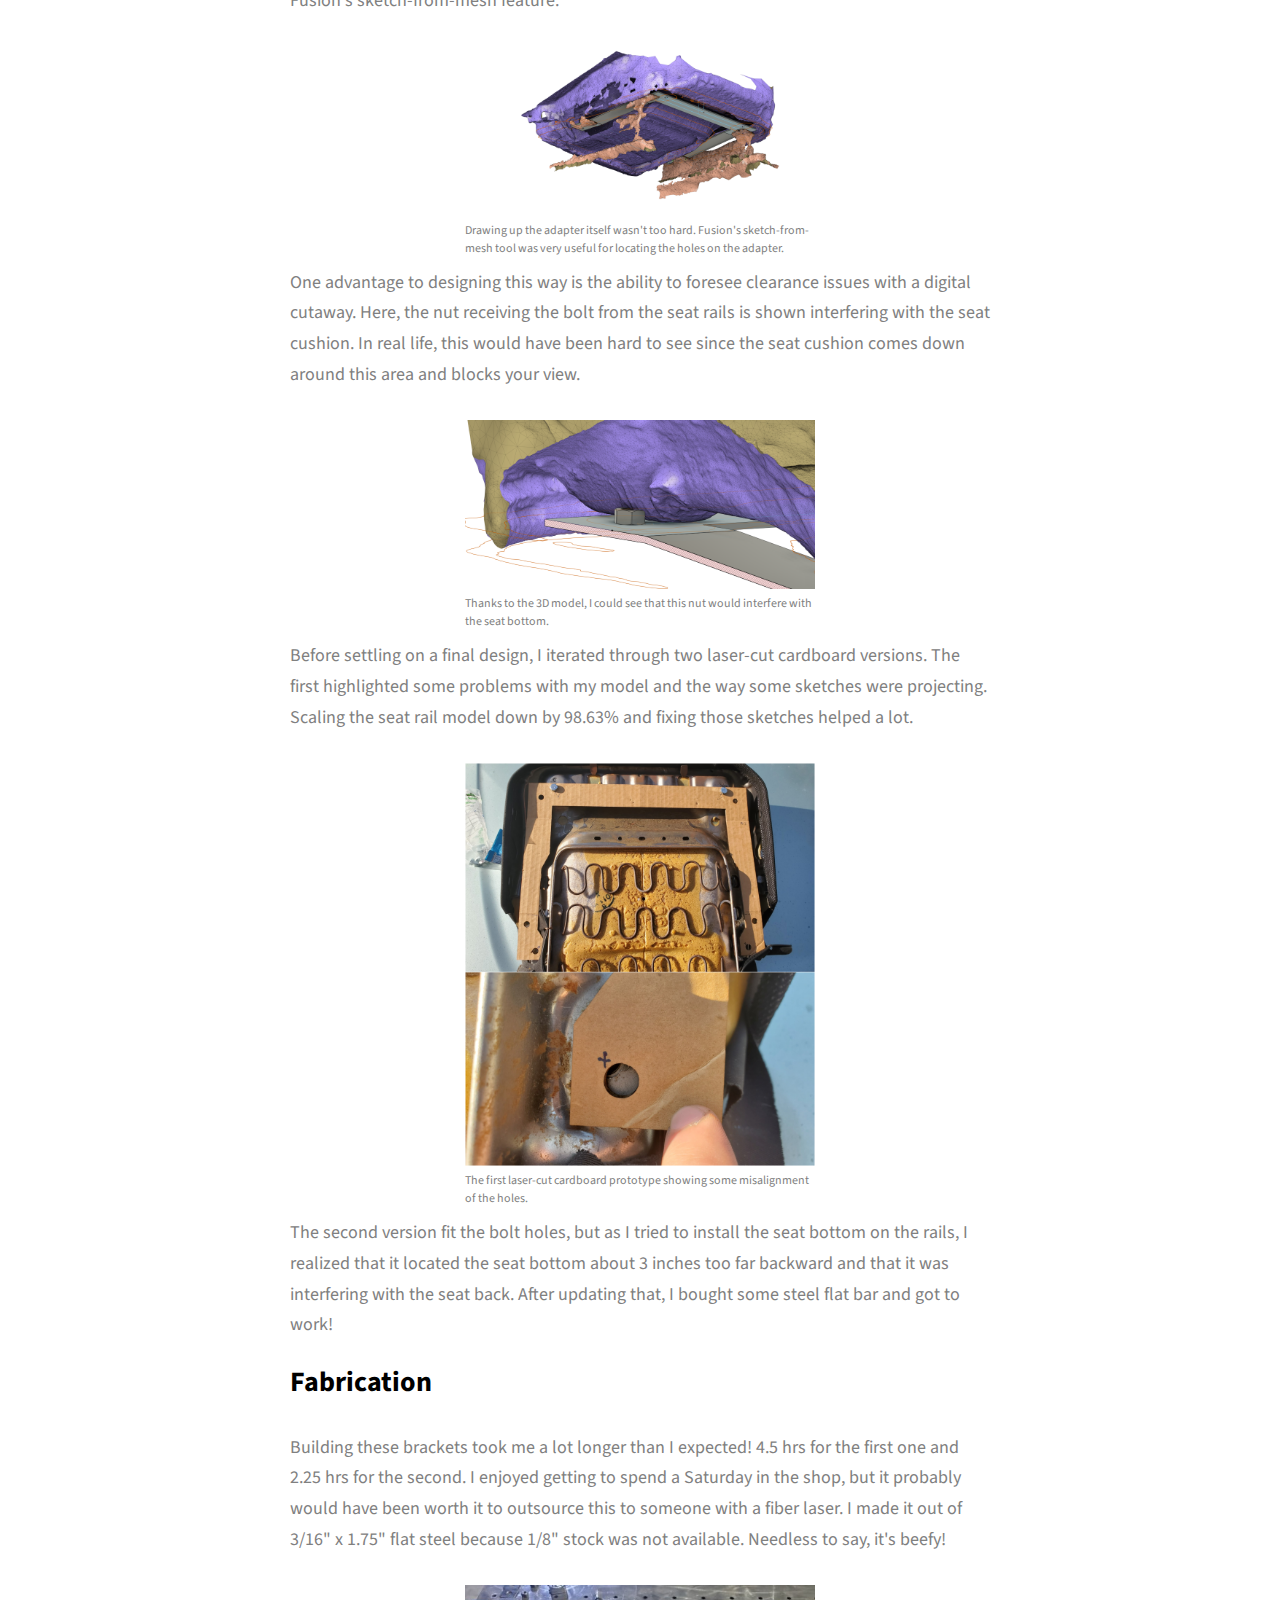
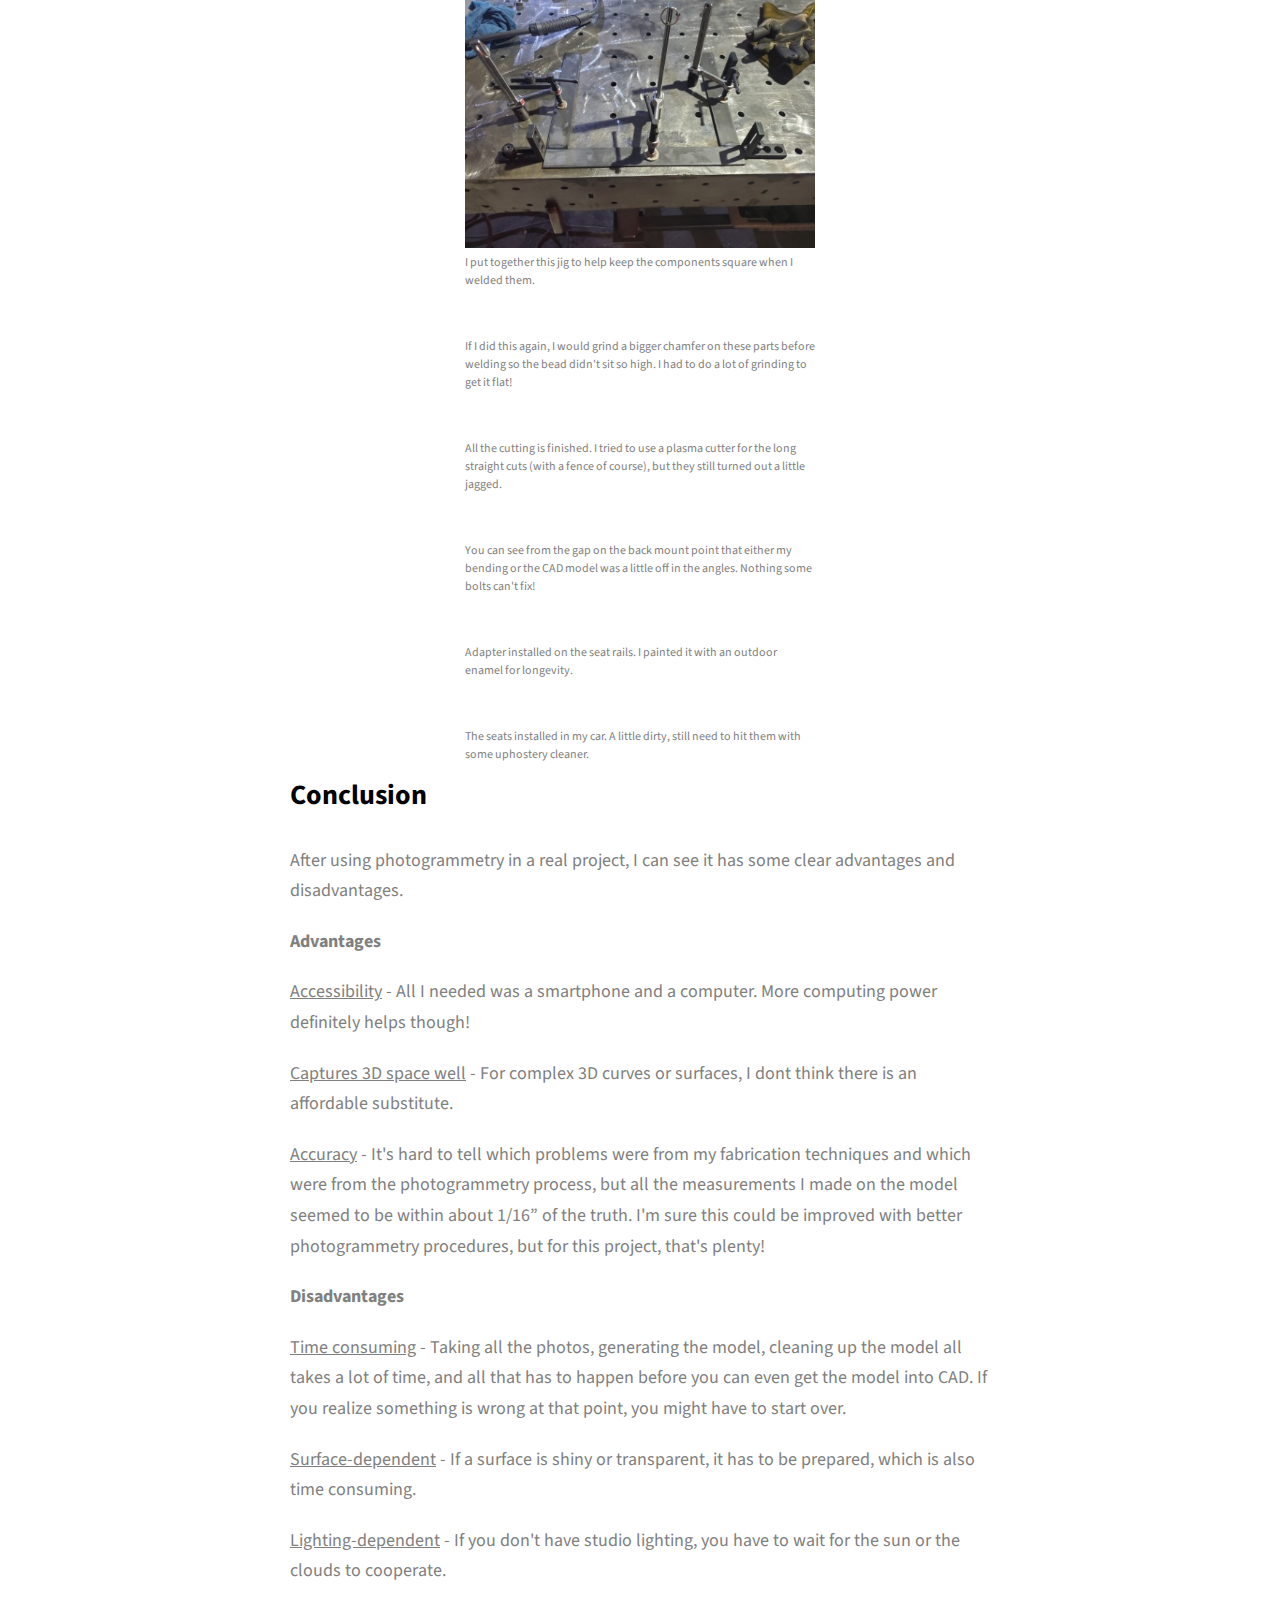
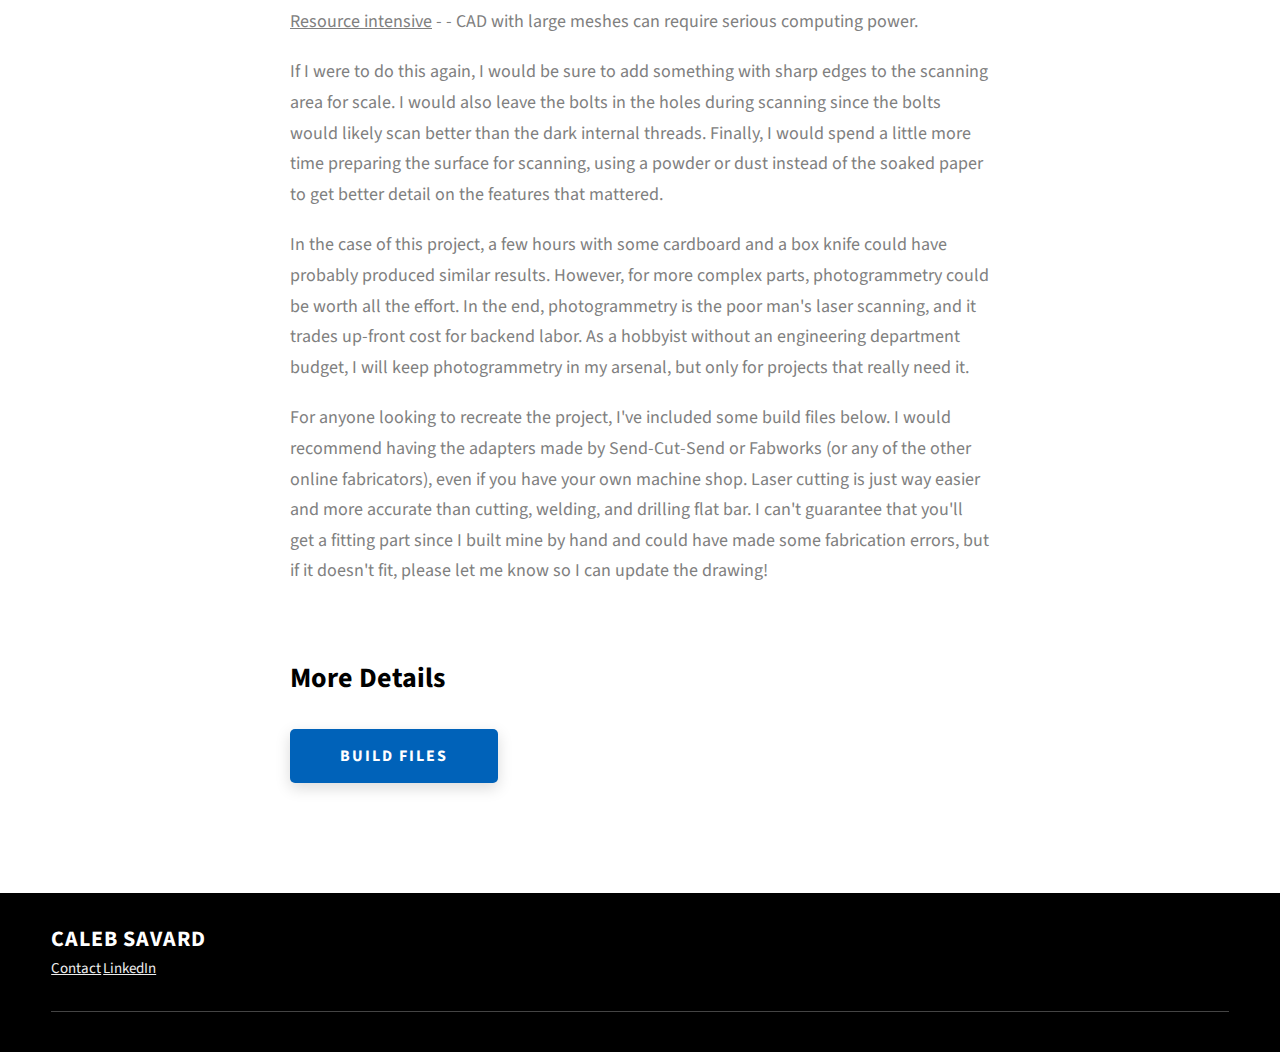
<file: project-7.html>
<!DOCTYPE html>
<html lang="en">
  <head>
    <meta charset="UTF-8" />
    <meta name="viewport" content="width=device-width, initial-scale=1.0" />
    <meta http-equiv="X-UA-Compatible" content="ie=edge" />
    <title>Projects - RAV4 Seat Retrofit</title>
    <meta name="description" content="Shingle Brush" />

    <link rel="stylesheet" href="css/style.css" />

    <link rel="preconnect" href="https://fonts.googleapis.com" />
    <link rel="preconnect" href="https://fonts.gstatic.com" crossorigin />
    <link
      href="https://fonts.googleapis.com/css2?family=Source+Sans+Pro:wght@400;600;700;900&display=swap"
      rel="stylesheet"
    />
  </head>
  <body>
    <header class="header">
      <div class="header__content">
        <div class="header__logo-container">
          <div class="header__logo-img-cont">
            <img
              src="./assets/jpeg/profile-image.jpeg"
              alt="Profile Image"
              class="header__logo-img"
            />
          </div>
          <span class="header__logo-sub">Caleb Savard</span>
        </div>
        <div class="header__main">
          <ul class="header__links">
            <li class="header__link-wrapper">
              <a href="./index.html" class="header__link"> Home </a>
            </li>
            <li class="header__link-wrapper">
              <a href="./about.html" class="header__link">About </a>
            </li>
            <li class="header__link-wrapper">
              <a href="./project-main.html" class="header__link">
                Projects
              </a>
            </li>
            <li class="header__link-wrapper">
              <a href="./index.html#contact" class="header__link"> Contact </a>
            </li>
          </ul>
          <div class="header__main-ham-menu-cont">
            <img
              src="./assets/svg/ham-menu.svg"
              alt="hamburger menu"
              class="header__main-ham-menu"
            />
            <img
              src="./assets/svg/ham-menu-close.svg"
              alt="hamburger menu close"
              class="header__main-ham-menu-close d-none"
            />
          </div>
        </div>
      </div>
      <div class="header__sm-menu">
        <div class="header__sm-menu-content">
          <ul class="header__sm-menu-links">
            <li class="header__sm-menu-link">
              <a href="./index.html"> Home </a>
            </li>

            <li class="header__sm-menu-link">
              <a href="./about.html"> About </a>
            </li>

            <li class="header__sm-menu-link">
              <a href="./project-main.html"> Projects </a>
            </li>

            <li class="header__sm-menu-link">
              <a href="./index.html#contact"> Contact </a>
            </li>
          </ul>
        </div>
      </div>
    </header>
    
    <section class="project-details">
      <div class="main-container">
        <div class="project-details__content">
          
          <h1 class="heading-primary">RAV4 Seat Retrofit</h1>

          <div class="project-details__content-main">

            <a href="./assets/Project 7 - RAV4 Seat Retrofit/Main.png" class="project-details__showcase-img-cont">
              <img
                src="./assets/Project 7 - RAV4 Seat Retrofit/Main_s.png"
                alt="Car seat cushion 3D model"
                class="project-details__showcase-img"
              />
            </a>
  
            <div class="project-details__tools-used">
              <h3 class="project-details__content-title">Skills Showcased</h3>
              <div class="skills">
                <div class="skills__skill">Photogrammetry</div>
                <div class="skills__skill">Mechanical Design</div>
                <div class="skills__skill">Fusion 360</div>
                <div class="skills__skill">Fabrication</div>
              </div>
            </div>

            <div class="project-details__desc">
              
              <p class="project-details__desc-para">
                The purpose of this project was two-fold. First, to replace the decrepit front seats in my '97 RAV4. These seats would not only be in better condition, but they would also be more supportive in the turns and comfortable for road trips. Second, it was an excuse to experiment with Photogrammetry and 3D meshing as an engineering tool!
              </p>
              
              <h3 class="project-details__content-title">Background</h3>
              <p class="project-details__desc-para">
                Photogrammetry is the process of generating a 3D model from hundreds of still images. for a more detailed description, check out <a href="https://www.artec3d.com/learning-center/what-is-photogrammetry" target="_blank"><u>Artec 3D's article</u></a>. While often used by 3D graphics artists and game designers, this tool could be used locate hard to measure features on parts or allow smooth curves to be matched in CAD. This could be very helpful for reverse engineering or retrofitting. But how easy is it to use? And can it provide the dimensional accuracy necessary for this kind of work? I would soon find out! (spoiler alert: it can do alright, but there are often better ways).
              </p>

              <h3 class="project-details__content-title">Design and 3D Model</h3>
              <p class="project-details__desc-para">
                The donor for these seats was a 2001 Toyota Celica GT I found at a local junkyard with about 180k miles. 4 years newer and 126k miles younger, these seats were in much better shape than my old ones! The RAV4 has a unique floorpan with a large driveshaft tunnel for the AWD variants. This, as well as the higher seating position, made it impossible to reuse the Celica seat rails. Instead, I decided to swap the Celica cushions and seat backs onto the RAV4 seat rails. Thanks to Toyota's consistent design philosophy, the seat back bolted right up. The seat bottom was a different story. Looking from the below, the bolt holes were close, but needed an adapter to fit properly.
              </p>

              <figure>
                <a href="./assets/Project 7 - RAV4 Seat Retrofit/1.jpg">
                  <img 
                  src="./assets/Project 7 - RAV4 Seat Retrofit/1_s.jpg"
                  alt="bottom of seat cushion"
                  class="project-details__showcase-img"
                  loading="lazy">
                </a>

                  <figcaption>
                    The bottom of the Celica seat cushions lined up the the RAV4 rails. I made a few notes about the location of the holes to double check against the results of the 3D model.
                  </figcaption>
              </figure>

              <p class="project-details__desc-para">
                I started by taking a few photos of one of the bolt holes on the seat bottom as a test. From past experiments, I knew the shiny metal would be hard to capture, but I wanted to make sure. I was using the manual setting on my old Samsung Galaxy S10 camera saving .DNG files to minimize compression artifacts. To process the photos, I used <a href="https://alicevision.org/#meshroom" target="_blank"><u>Meshroom</u></a>, a free, open-source solution to photogrammetry. It's really versatile, way beyond what I've explored! I was happy with the detail on the cloth here, but it definitely had some trouble with the shiny surface.
              </p>

              <figure>
                <a href="./assets/Project 7 - RAV4 Seat Retrofit/2.png">
                  <img 
                  src="./assets/Project 7 - RAV4 Seat Retrofit/2_s.png"
                  alt="3D model compared to a photo for an untreated surface"
                  class="project-details__showcase-img"
                  loading="lazy">
                </a>

                <figcaption>
                  The shiny metal surface didn't scan well in this test.
                </figcaption>
              </figure>

              <p class="project-details__desc-para">
                To eliminate the shine, I draped some soaked newspaper or toilet paper over the metal parts, cutting holes for the bolt locations. In hindsight, I would have liked to use a dust or powder for better coverage around critical features. Commercial scanning sprays are available, but I've heard a little flour or baby powder can also be effective. Nevertheless, the paper gave decent results.
              </p>

              <figure>
                <a href="./assets/Project 7 - RAV4 Seat Retrofit/3.png">
                  <img 
                  src="./assets/Project 7 - RAV4 Seat Retrofit/3_s.png"
                  alt="3D model compared to a photo for a treated surface"
                  class="project-details__showcase-img">
                </a>

                <figcaption>
                  The prepared surface, while showing the texture of the paper, doesn't have any holes or large artifacts.
                </figcaption>
              </figure>

              <p class="project-details__desc-para">
                Meshroom can produce a model, but that model isn't very useable yet. With the model imported into <a href="https://www.meshlab.net/" target="_blank"><u>Meshlab</u></a> (another free program), you can see it isn't oriented properly at all. What's more, it isn't scaled properly and it contains nearly 3.5 million faces - way too much detail for even my gaming laptop!
              </p>

              <figure>
                <a href="./assets/Project 7 - RAV4 Seat Retrofit/4.png">
                  <img 
                  src="./assets/Project 7 - RAV4 Seat Retrofit/4_s.png"
                  alt="unprocessed model"
                  class="project-details__showcase-img"
                  loading="lazy">
                </a>

                <figcaption>
                  The unprocessed output of Meshroom. Notice the table surface and the floating geometry. This model contains nearly 3.5 million faces - far too many!
                </figcaption>
              </figure>

              <p class="project-details__desc-para">
                Meshlab is great at handling huge meshes like this. The first thing to do was scale the model properly. I did this by measuring between distinct features on the model and in real life, then calculating a scaling factor to correct for the difference. I regret not including an easily scannable object of known size for this purpose, as my tape measure was probably not giving me the most accurate measurements! Next, I oriented the model to the XYZ axes using the bolt mount planes and the flat sides as reference. Meshlab has tools to do this by averaging the position of a number of selected points, which did fairly well, but wasn't perfect. Finally, I trimmed away the flat table surface and any floating geometry, then scaled down the detail on all the non-critical features using the 'Decimate' function. This brought the number of faces down to 1.75 million - still far to many in hindsight, but certainly more manageable.
              </p>
              
              <figure>
                <a href="./assets/Project 7 - RAV4 Seat Retrofit/5.png">
                  <img 
                  src="./assets/Project 7 - RAV4 Seat Retrofit/5_s.png"
                  alt="processed model"
                  class="project-details__showcase-img"
                  loading="lazy">
                </a>

                <figcaption>
                  The model after it has been cleaned up. Now it's down to 1.75 million faces - still too many in hindsight.
                </figcaption>
              </figure>

              <p class="project-details__desc-para">
                I repeated the same process for the seat rails, this time focusing only on the rails themselves and erasing everything else. Then I imported these models into Fusion 360. Aligning and joining these models turned out to be very challenging since there were not real flat faces to work with. I made a few reference planes, one for each set of bolt points (grouping front and back), but even these weren't exactly parallel since each one was just defined from 3 points on the mesh.
              </p>

              <figure>
                <a href="./assets/Project 7 - RAV4 Seat Retrofit/6.png">
                  <img 
                  src="./assets/Project 7 - RAV4 Seat Retrofit/6_s.png"
                  alt="both models in Fusion 360"
                  class="project-details__showcase-img"
                  loading="lazy">
                </a>

                <figcaption>
                  Once the models were imported into Fusion 360, aligning them was a challenge.
                </figcaption>
              </figure>

              <p class="project-details__desc-para">
                Finally, I could draw up an adapter. The design was simple, with the holes being located by Fusion's sketch-from-mesh feature. 
              </p>

              <figure>
                <a href="./assets/Project 7 - RAV4 Seat Retrofit/7.png">
                  <img 
                  src="./assets/Project 7 - RAV4 Seat Retrofit/7_s.png"
                  alt="Adapter in CAD model"
                  class="project-details__showcase-img"
                  loading="lazy">
                </a>

                <figcaption>
                  Drawing up the adapter itself wasn't too hard. Fusion's sketch-from-mesh tool was very useful for locating the holes on the adapter.
                </figcaption>
              </figure>

              <p class="project-details__desc-para">
                One advantage to designing this way is the ability to foresee clearance issues with a digital cutaway. Here, the nut receiving the bolt from the seat rails is shown interfering with the seat cushion. In real life, this would have been hard to see since the seat cushion comes down around this area and blocks your view.
              </p>

              <figure>
                <a href="./assets/Project 7 - RAV4 Seat Retrofit/8.png">
                  <img 
                  src="./assets/Project 7 - RAV4 Seat Retrofit/8_s.png"
                  alt="Part interference"
                  class="project-details__showcase-img"
                  loading="lazy">
                </a>

                <figcaption>
                  Thanks to the 3D model, I could see that this nut would interfere with the seat bottom.
                </figcaption>
              </figure>
              
              <p class="project-details__desc-para">
                Before settling on a final design, I iterated through two laser-cut cardboard versions. The first highlighted some problems with my model and the way some sketches were projecting. Scaling the seat rail model down by 98.63% and fixing those sketches helped a lot.
              </p>

              <figure>
                <a href="./assets/Project 7 - RAV4 Seat Retrofit/9.png">
                  <img 
                  src="./assets/Project 7 - RAV4 Seat Retrofit/9_s.png"
                  alt="cardboard model"
                  class="project-details__showcase-img"
                  loading="lazy">
                </a>

                <figcaption>
                  The first laser-cut cardboard prototype showing some misalignment of the holes.
                </figcaption>
              </figure>

              <p class="project-details__desc-para">
                The second version fit the bolt holes, but as I tried to install the seat bottom on the rails, I realized that it located the seat bottom about 3 inches too far backward and that it was interfering with the seat back. After updating that, I bought some steel flat bar and got to work!
              </p>              

              <h3 class="project-details__content-title">Fabrication</h3>

              <p class="project-details__desc-para">
                Building these brackets took me a lot longer than I expected! 4.5 hrs for the first one and 2.25 hrs for the second. I enjoyed getting to spend a Saturday in the shop, but it probably would have been worth it to outsource this to someone with a fiber laser. I made it out of 3/16" x 1.75" flat steel because 1/8" stock was not available. Needless to say, it's beefy!
              </p>

              
              <figure>
                <a href="./assets/Project 7 - RAV4 Seat Retrofit/10.jpg">
                  <img 
                  src="./assets/Project 7 - RAV4 Seat Retrofit/10_s.jpg"
                  alt="Welding jig"
                  class="project-details__showcase-img"
                  loading="lazy">
                </a>

                <figcaption>
                  I put together this jig to help keep the components square when I welded them.
                </figcaption>
              </figure>

              <figure>
                <a href="./assets/Project 7 - RAV4 Seat Retrofit/11.jpg">
                  <img 
                  src="./assets/Project 7 - RAV4 Seat Retrofit/11_s.jpg"
                  alt="weld bead"
                  class="project-details__showcase-img"
                  loading="lazy">
                </a>

                <figcaption>
                  If I did this again, I would grind a bigger chamfer on these parts before welding so the bead didn't sit so high. I had to do a lot of grinding to get it flat!
                </figcaption>
              </figure>

              <figure>
                <a href="./assets/Project 7 - RAV4 Seat Retrofit/12.jpg">
                  <img 
                  src="./assets/Project 7 - RAV4 Seat Retrofit/12_s.jpg"
                  alt="adapter and drawing"
                  class="project-details__showcase-img"
                  loading="lazy">
                </a>

                <figcaption>
                  All the cutting is finished. I tried to use a plasma cutter for the long straight cuts (with a fence of course), but they still turned out a little jagged.
                </figcaption>
              </figure>

              <figure>
                <a href="./assets/Project 7 - RAV4 Seat Retrofit/13.jpg">
                  <img 
                  src="./assets/Project 7 - RAV4 Seat Retrofit/13_s.jpg"
                  alt="side profile of the adapter"
                  class="project-details__showcase-img"
                  loading="lazy">
                </a>

                <figcaption>
                  You can see from the gap on the back mount point that either my bending or the CAD model was a little off in the angles. Nothing some bolts can't fix!
                </figcaption>
              </figure>

              <figure>
                <a href="./assets/Project 7 - RAV4 Seat Retrofit/14.jpg">
                  <img 
                  src="./assets/Project 7 - RAV4 Seat Retrofit/14_s.jpg"
                  alt="adapter installed"
                  class="project-details__showcase-img"
                  loading="lazy">
                </a>

                <figcaption>
                  Adapter installed on the seat rails. I painted it with an outdoor enamel for longevity.
                </figcaption>
              </figure>

              <figure>
                <a href="./assets/Project 7 - RAV4 Seat Retrofit/15.jpg">
                  <img 
                  src="./assets/Project 7 - RAV4 Seat Retrofit/15_s.jpg"
                  alt="Installing brush"
                  class="project-details__showcase-img"
                  loading="lazy">
                </a>

                <figcaption>
                  The seats installed in my car. A little dirty, still need to hit them with some uphostery cleaner.
                </figcaption>
              </figure>


              <h3 class="project-details__content-title">Conclusion</h3>

              <p class="project-details__desc-para">
                After using photogrammetry in a real project, I can see it has some clear advantages and disadvantages.
              </p>

              <p class="project-details__desc-para">
                <b>Advantages</b>
              </p>

              <p class="project-details__desc-para">
                <u>Accessibility</u> - All I needed was a smartphone and a computer. More computing power definitely helps though!
              </p>
              <p class="project-details__desc-para">
                <u>Captures 3D space well</u> - For complex 3D curves or surfaces, I dont think there is an affordable substitute.
              </p>

              <p class="project-details__desc-para">
                <u>Accuracy</u> -	It's hard to tell which problems were from my fabrication techniques and which were from the photogrammetry process, but all the measurements I made on the model seemed to be within about 1/16” of the truth. I'm sure this could be improved with better photogrammetry procedures, but for this project, that's plenty!
              </p>

              <p class="project-details__desc-para">
                <b>Disadvantages</b>
              </p>

              <p class="project-details__desc-para">
                <u>Time consuming</u> - Taking all the photos, generating the model, cleaning up the model all takes a lot of time, and all that has to happen before you can even get the model into CAD. If you realize something is wrong at that point, you might have to start over.
              </p>
              <p class="project-details__desc-para">
                <u>Surface-dependent</u> - If a surface is shiny or transparent, it has to be prepared, which is also time consuming.
              </p>

              <p class="project-details__desc-para">
                <u>Lighting-dependent</u> -	If you don't have studio lighting, you have to wait for the sun or the clouds to cooperate.
              </p>

              <p class="project-details__desc-para">
                <u>Resource intensive</u> -	-	CAD with large meshes can require serious computing power.
              </p>

              <p class="project-details__desc-para">
                If I were to do this again, I would be sure to add something with sharp edges to the scanning area for scale. I would also leave the bolts in the holes during scanning since the bolts would likely scan better than the dark internal threads. Finally, I would spend a little more time preparing the surface for scanning, using a powder or dust instead of the soaked paper to get better detail on the features that mattered.
              </p>

              <p class="project-details__desc-para">
                In the case of this project, a few hours with some cardboard and a box knife could have probably produced similar results. However, for more complex parts, photogrammetry could be worth all the effort. In the end, photogrammetry is the poor man's laser scanning, and it trades up-front cost for backend labor. As a hobbyist without an engineering department budget, I will keep photogrammetry in my arsenal, but only for projects that really need it.
              </p>

              <p class="project-details__desc-para">
                For anyone looking to recreate the project, I've included some build files below. I would recommend having the adapters made by Send-Cut-Send or Fabworks (or any of the other online fabricators), even if you have your own machine shop. Laser cutting is just way easier and more accurate than cutting, welding, and drilling flat bar. I can't guarantee that you'll get a fitting part since I built mine by hand and could have made some fabrication errors, but if it doesn't fit, please let me know so I can update the drawing!
              </p>
              
            </div>
            
            <div class="project-details__links">
              <h3 class="project-details__content-title">More Details</h3>
              <a
                href="https://drive.google.com/drive/folders/1As0A79pXSIliy7zeb80RKJZCJS37xTcm?usp=sharing"
                class="btn btn--med btn--theme project-details__links-btn"
                target="_blank"
                >Build Files</a
              >
            </div>
          </div>
        </div>
      </div>
    </section>
    <footer class="main-footer">
      <div class="main-container">
        <div class="main-footer__upper">
          
          <div class="main-footer__row main-footer__row-2">
            <h4 class="heading heading-sm text-lt">Caleb Savard</h4>
            <!-- <p class="main-footer__short-desc">
              LIkes hiking and good pasta.
            </p> -->
            
            <a href="./#contact" class="main-footer__short-desc"><u>Contact</u></a>
            <a href="https://www.linkedin.com/in/caleb-savard-89a98b159/" class="main-footer__short-desc" target="new"><u>LinkedIn</u></a>
          </div>
        </div>

        <div class="main-footer__lower">
          
        </div>
      </div>
    </footer>
    <script src="./index.js"></script>
  </body>
</html>
</file>
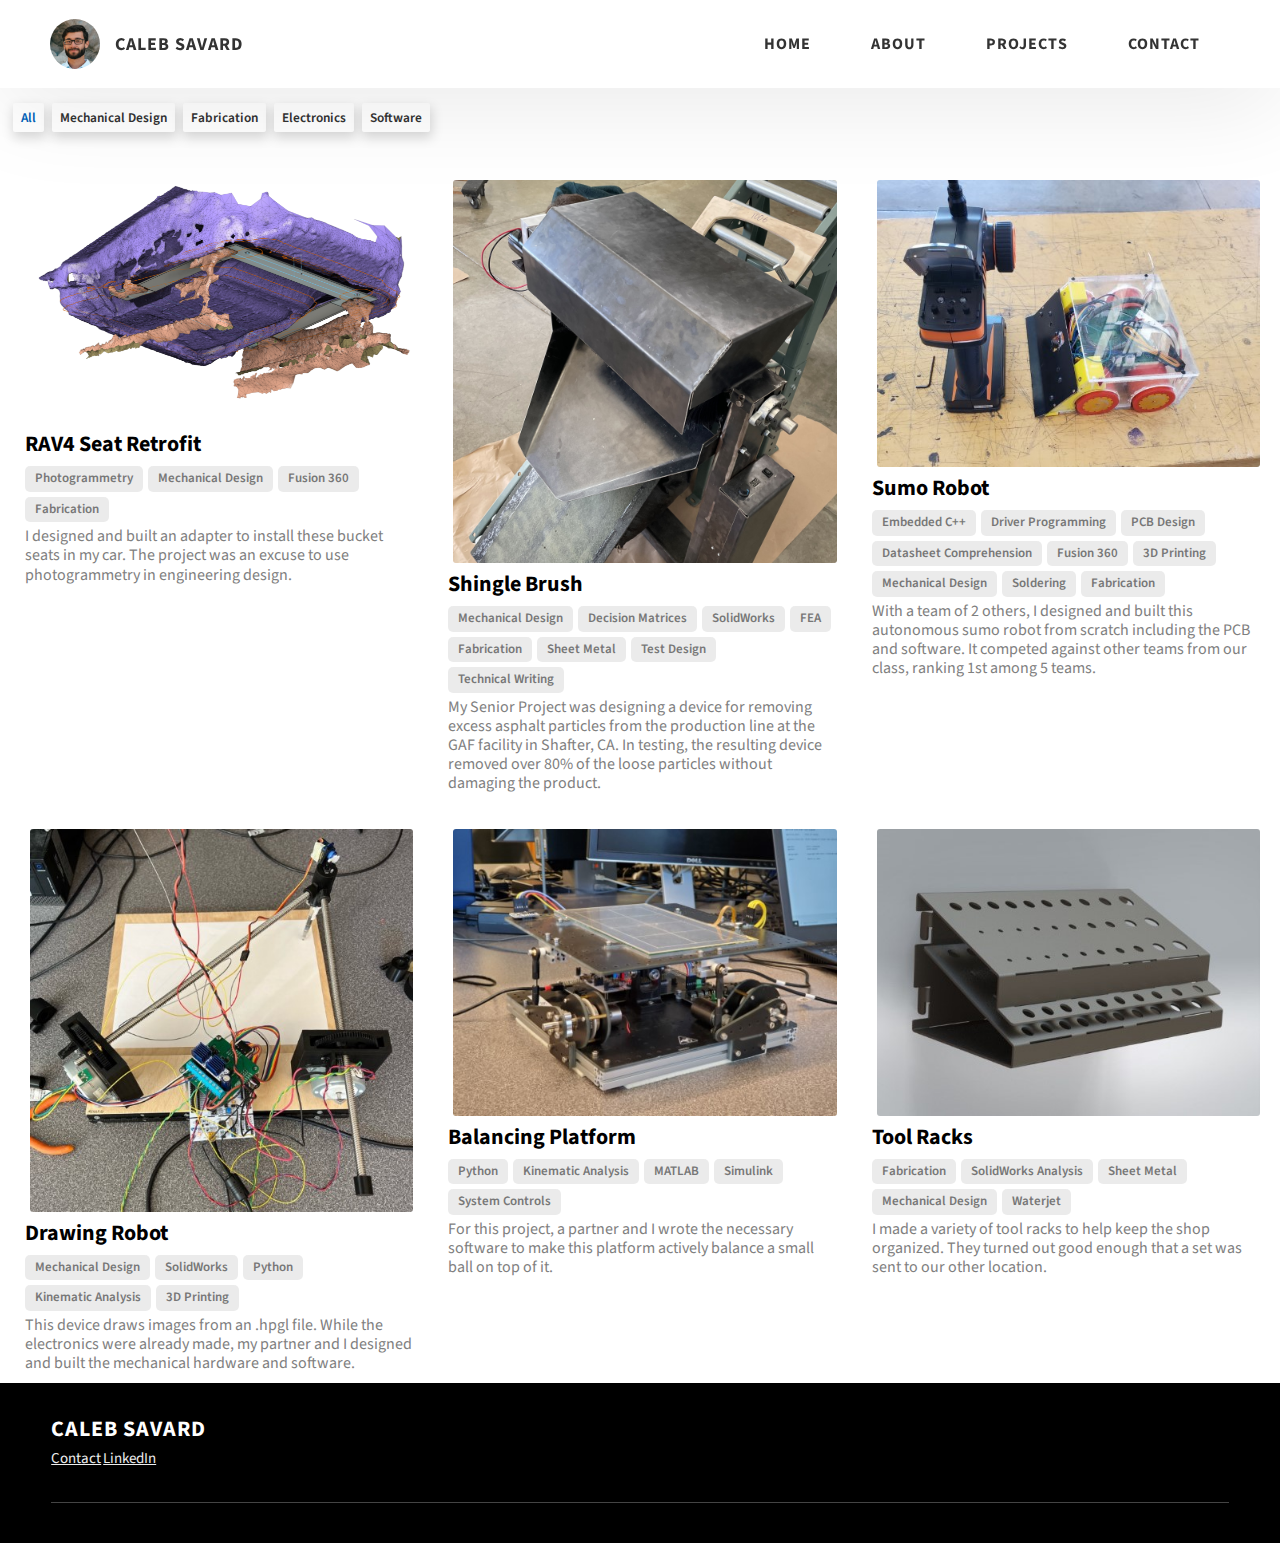
<file: project-main.html>
<!DOCTYPE html>
<html lang="en">
  <head>
    <meta charset="UTF-8" />
    <meta name="viewport" content="width=device-width, initial-scale=1.0" />
    <meta http-equiv="X-UA-Compatible" content="ie=edge" />
    <title>Projects</title>
    <meta name="description" content="Shingle Brush" />

    <link rel="stylesheet" href="css/style.css" />

    <link rel="preconnect" href="https://fonts.googleapis.com" />
    <link rel="preconnect" href="https://fonts.gstatic.com" crossorigin />
    <link
      href="https://fonts.googleapis.com/css2?family=Source+Sans+Pro:wght@400;600;700;900&display=swap"
      rel="stylesheet"
    />

    <!-- Java for filtering -->
    <script src="/js/script.js"></script>

  </head>
  <body onload="init_page()">
    <header class="header">
      <div class="header__content">
        <div class="header__logo-container">
          <div class="header__logo-img-cont">
            <img
              src="./assets/jpeg/profile-image.jpeg"
              alt="Profile Image"
              class="header__logo-img"
            />
          </div>
          <span class="header__logo-sub">Caleb Savard</span>
        </div>
        <div class="header__main">
          <ul class="header__links">
            <li class="header__link-wrapper">
              <a href="./index.html" class="header__link"> Home </a>
            </li>
            <li class="header__link-wrapper">
              <a href="./about.html" class="header__link">About </a>
            </li>
            <li class="header__link-wrapper">
              <a href="./project-main.html" class="header__link">
                Projects
              </a>
            </li>
            <li class="header__link-wrapper">
              <a href="./index.html#contact" class="header__link"> Contact </a>
            </li>
          </ul>
          <div class="header__main-ham-menu-cont">
            <img
              src="./assets/svg/ham-menu.svg"
              alt="hamburger menu"
              class="header__main-ham-menu"
            />
            <img
              src="./assets/svg/ham-menu-close.svg"
              alt="hamburger menu close"
              class="header__main-ham-menu-close d-none"
            />
          </div>
        </div>
      </div>
      <div class="header__sm-menu">
        <div class="header__sm-menu-content">
          <ul class="header__sm-menu-links">
            <li class="header__sm-menu-link">
              <a href="./index.html"> Home </a>
            </li>

            <li class="header__sm-menu-link">
              <a href="./about.html"> About </a>
            </li>

            <li class="header__sm-menu-link">
              <a href="./project-main.html"> Projects </a>
            </li>

            <li class="header__sm-menu-link">
              <a href="./index.html#contact"> Contact </a>
            </li>
          </ul>
        </div>
      </div>
    </header>
    
    <section class="projects">
      
      <div id="filterBtnContainer">
        <button class="filter-btn active" onclick="filterSelection('all')">All</button>
        <button class="filter-btn" onclick="filterSelection('mechanicalDesign')">Mechanical Design</button>
        <button class="filter-btn" onclick="filterSelection('fabrication')">Fabrication</button>
        <button class="filter-btn" onclick="filterSelection('electronics')">Electronics</button>
        <button class="filter-btn" onclick="filterSelection('software')">Software</button>
      </div>

      <ul class="project-list">
        <li class="project-item  mechanicalDesign fabrication">
          <a href="project-7.html">

            <h3 class="project-title_mobile">RAV4 Seat Retrofit</h3>

            <figure class="project-img">
              <img src="./assets/Project 7 - RAV4 Seat Retrofit/thumb.png" alt="CAD model">
            </figure>

            <h3 class="project-title">RAV4 Seat Retrofit</h3>

            <div class="skills project-categories">
                <div class="skills__tags">Photogrammetry</div>
                <div class="skills__tags">Mechanical Design</div>
                <div class="skills__tags">Fusion 360</div>
                <div class="skills__tags">Fabrication</div>
            </div>
            <p class="project-description">I designed and built an adapter to install these bucket seats in my car. The project was an excuse to use photogrammetry in engineering design.</p>

          </a>
        </li>

        <li class="project-item  mechanicalDesign fabrication">
          <a href="project-6.html">

            <h3 class="project-title_mobile">Shingle Brush</h3>

            <figure class="project-img">
              <img src="./assets/Project 6 - Shingle Brush/thumb.png" alt="industrial machine">
            </figure>

            <h3 class="project-title">Shingle Brush</h3>

            <div class="skills project-categories">
              <div class="skills__tags">Mechanical Design</div>
              <div class="skills__tags">Decision Matrices</div>
              <div class="skills__tags">SolidWorks</div>
              <div class="skills__tags">FEA</div>
              <div class="skills__tags">Fabrication</div>
              <div class="skills__tags">Sheet Metal</div>
              <div class="skills__tags">Test Design</div>
              <div class="skills__tags">Technical Writing</div>
            </div>
            <p class="project-description">My Senior Project was designing a device for removing excess asphalt particles from the production line at the GAF facility in Shafter, CA. In testing, the resulting device removed over 80% of the loose particles without damaging the product.</p>

          </a>
        </li>

        <li class="project-item  mechanicalDesign electronics software">
          <a href="project-5.html">

            <h3 class="project-title_mobile">Sumo Robot</h3>

            <figure class="project-img">
              <img src="./assets/Project 5 - Sumo Robot/thumb.jpg" alt="robot">
            </figure>

            <h3 class="project-title">Sumo Robot</h3>

            <div class="skills project-categories">
              <div class="skills__tags">Embedded C++</div>
              <div class="skills__tags">Driver Programming</div>
              <div class="skills__tags">PCB Design</div>
              <div class="skills__tags">Datasheet Comprehension</div>
              <div class="skills__tags">Fusion 360</div>
              <div class="skills__tags">3D Printing</div>
              <div class="skills__tags">Mechanical Design</div>
              <div class="skills__tags">Soldering</div>
              <div class="skills__tags">Fabrication</div>
            </div>

            <p class="project-description">With a team of 2 others, I designed and built this autonomous sumo robot from scratch including the PCB and software. It competed against other teams from our class, ranking 1st among 5 teams.</p>

          </a>
        </li>

        <li class="project-item  mechanicalDesign electronics software">
          <a href="project-4.html">

            <h3 class="project-title_mobile">Drawing Robot</h3>

            <figure class="project-img">
              <img src="./assets/Project 4 - Drawing Robot/thumb.jpeg" alt="robot with wires">
            </figure>

            <h3 class="project-title">Drawing Robot</h3>

            <div class="skills project-categories">
              <div class="skills__tags">Mechanical Design</div>
              <div class="skills__tags">SolidWorks</div>
              <div class="skills__tags">Python</div>
              <div class="skills__tags">Kinematic Analysis</div>
              <div class="skills__tags">3D Printing</div>
            </div>

            <p class="project-description">This device draws images from an .hpgl file. While the electronics were already made, my partner and I designed and built the mechanical hardware and software.</p>

          </a>
        </li>

        <li class="project-item  software">
          <a href="project-3.html">

            <h3 class="project-title_mobile">Balancing Platform</h3>

            <figure class="project-img">
              <img src="./assets/Project 3 - Balancing Platform/thumb.jpg" alt="Balancing robot">
            </figure>

            <h3 class="project-title">Balancing Platform</h3>

            <div class="skills project-categories">
              <div class="skills__tags">Python</div>
              <div class="skills__tags">Kinematic Analysis</div>
              <div class="skills__tags">MATLAB</div>
              <div class="skills__tags">Simulink</div>
              <div class="skills__tags">System Controls</div>
            </div>

            <p class="project-description">For this project, a partner and I wrote the necessary software to make this platform actively balance a small ball on top of it.</p>

          </a>
        </li>

        <li class="project-item  fabrication mechanicalDesign">
          <a href="project-2.html">

            <h3 class="project-title_mobile">Tool Racks</h3>

            <figure class="project-img">
              <img src="./assets/Project 2 - Tool Racks/thumb.jpg" alt="tool rack">
            </figure>

            <h3 class="project-title">Tool Racks</h3>

            <div class="skills project-categories">
              <div class="skills__tags">Fabrication</div>
              <div class="skills__tags">SolidWorks Analysis</div>
              <div class="skills__tags">Sheet Metal</div>
              <div class="skills__tags">Mechanical Design</div>
              <div class="skills__tags">Waterjet</div>
            </div>

            <p class="project-description">I made a variety of tool racks to help keep the shop organized. They turned out good enough that a set was sent to our other location.</p>

          </a>
        </li>
      </ul>
    </section>



    <footer class="main-footer">
      <div class="main-container">
        <div class="main-footer__upper">
          
          <div class="main-footer__row main-footer__row-2">
            <h4 class="heading heading-sm text-lt">Caleb Savard</h4>
            <!-- <p class="main-footer__short-desc">
              LIkes hiking and good pasta.
            </p> -->
            
            <a href="./#contact" class="main-footer__short-desc"><u>Contact</u></a>
            <a href="https://www.linkedin.com/in/caleb-savard-89a98b159/" class="main-footer__short-desc" target="new"><u>LinkedIn</u></a>
          </div>
        </div>

        <div class="main-footer__lower">
          
        </div>
      </div>
    </footer>
    <script src="./index.js"></script>
  </body>
</html>
</file>
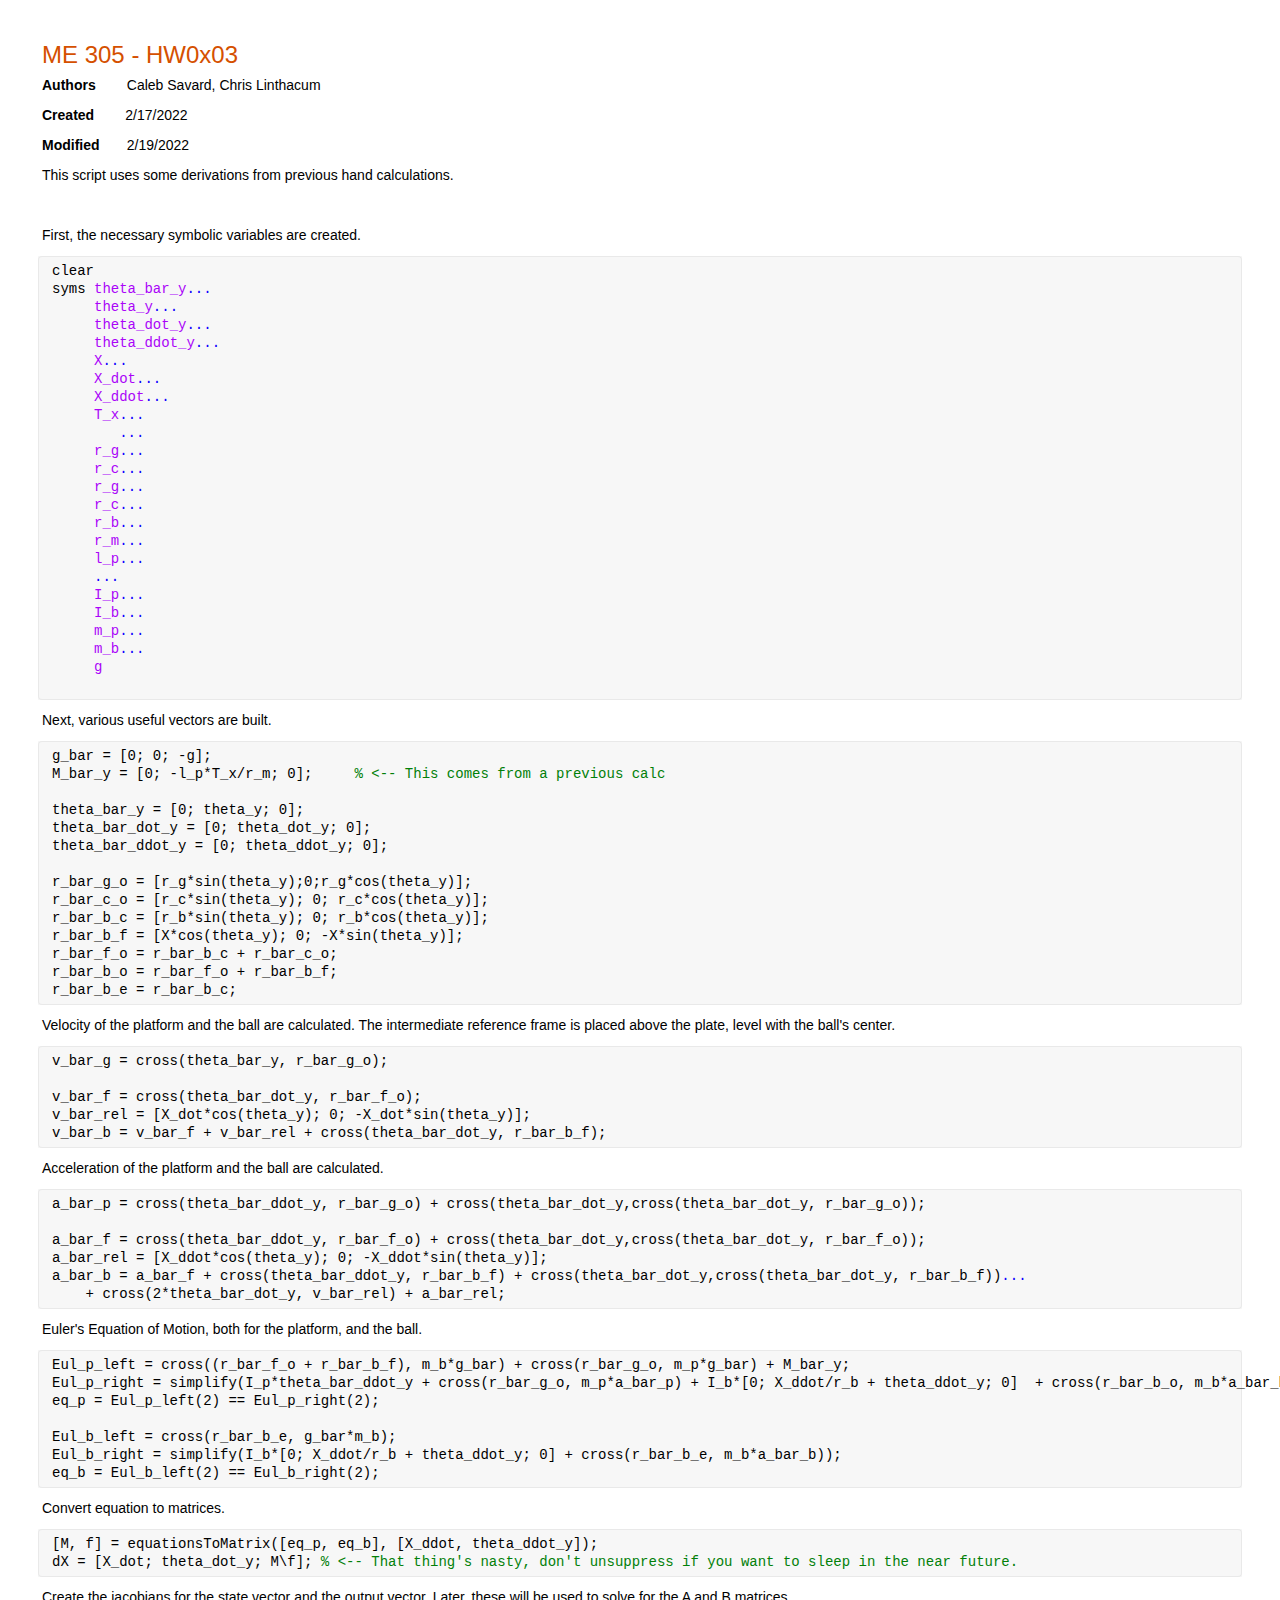
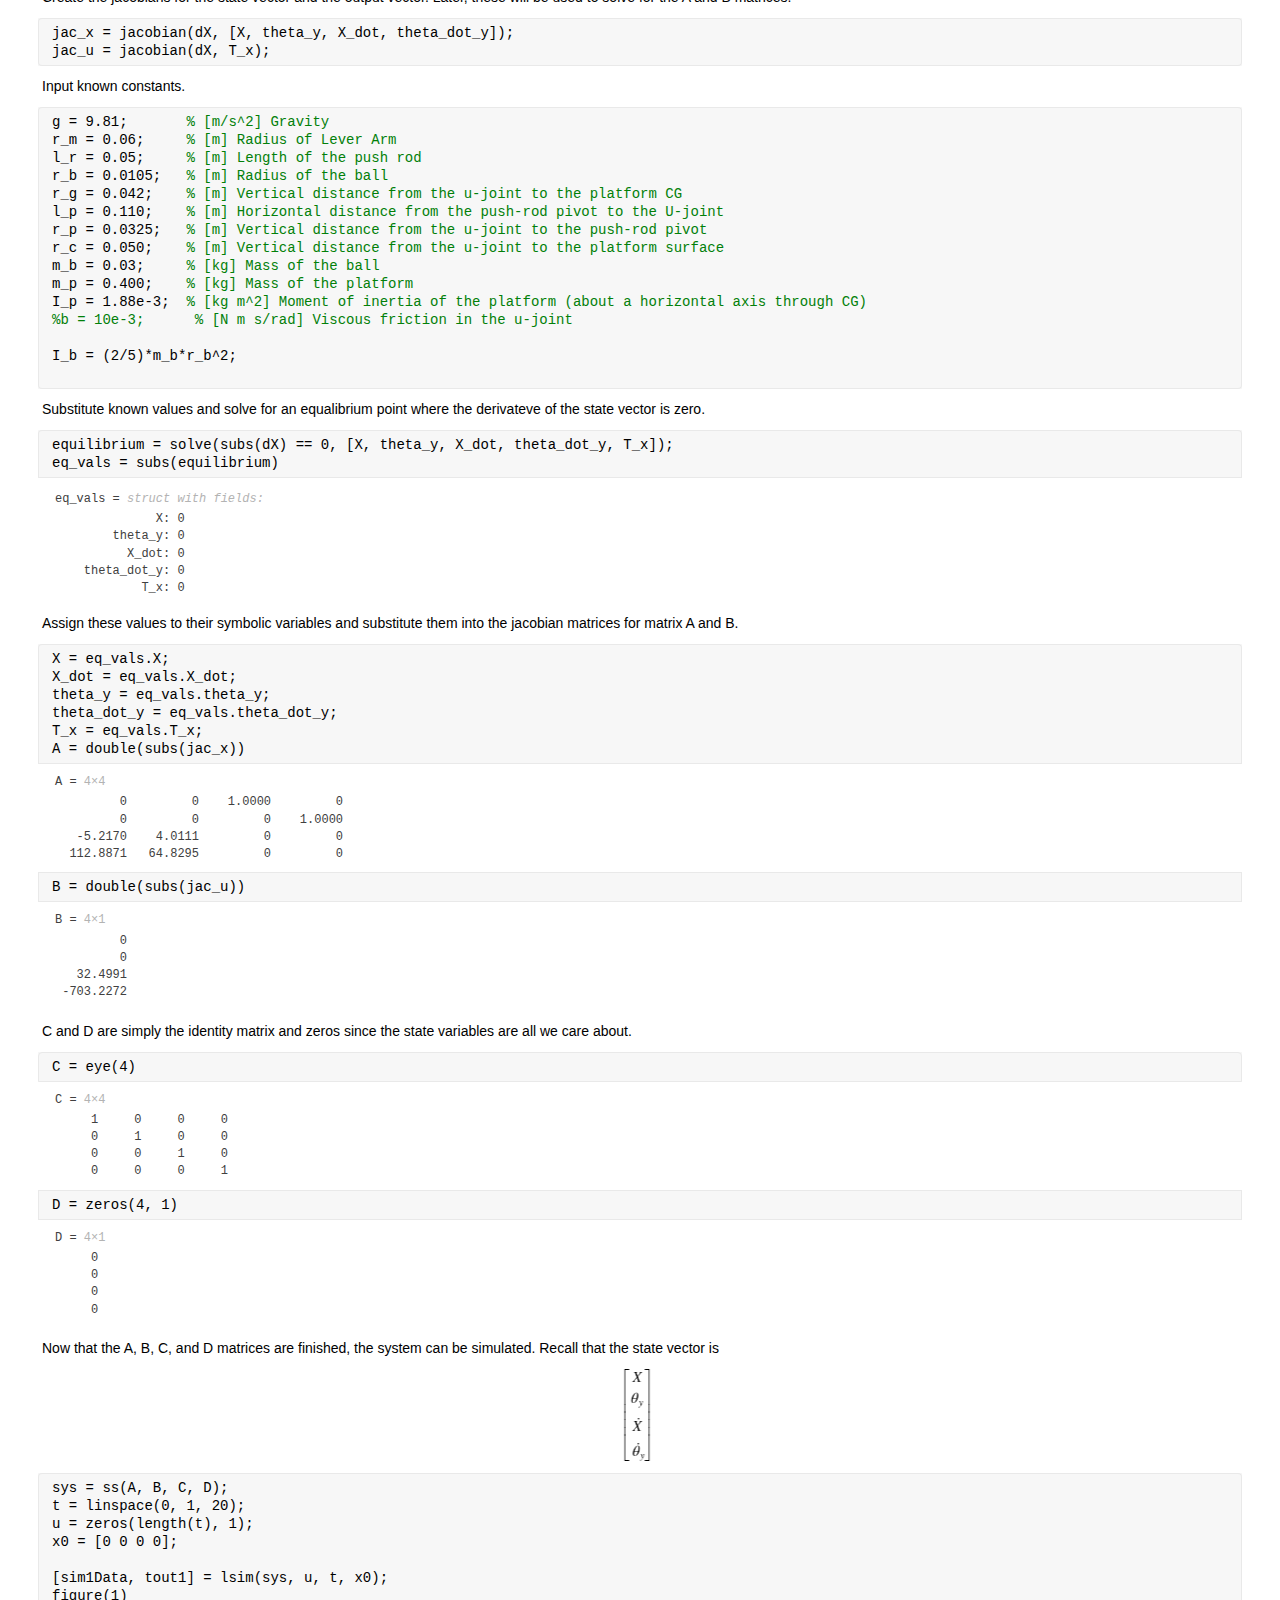
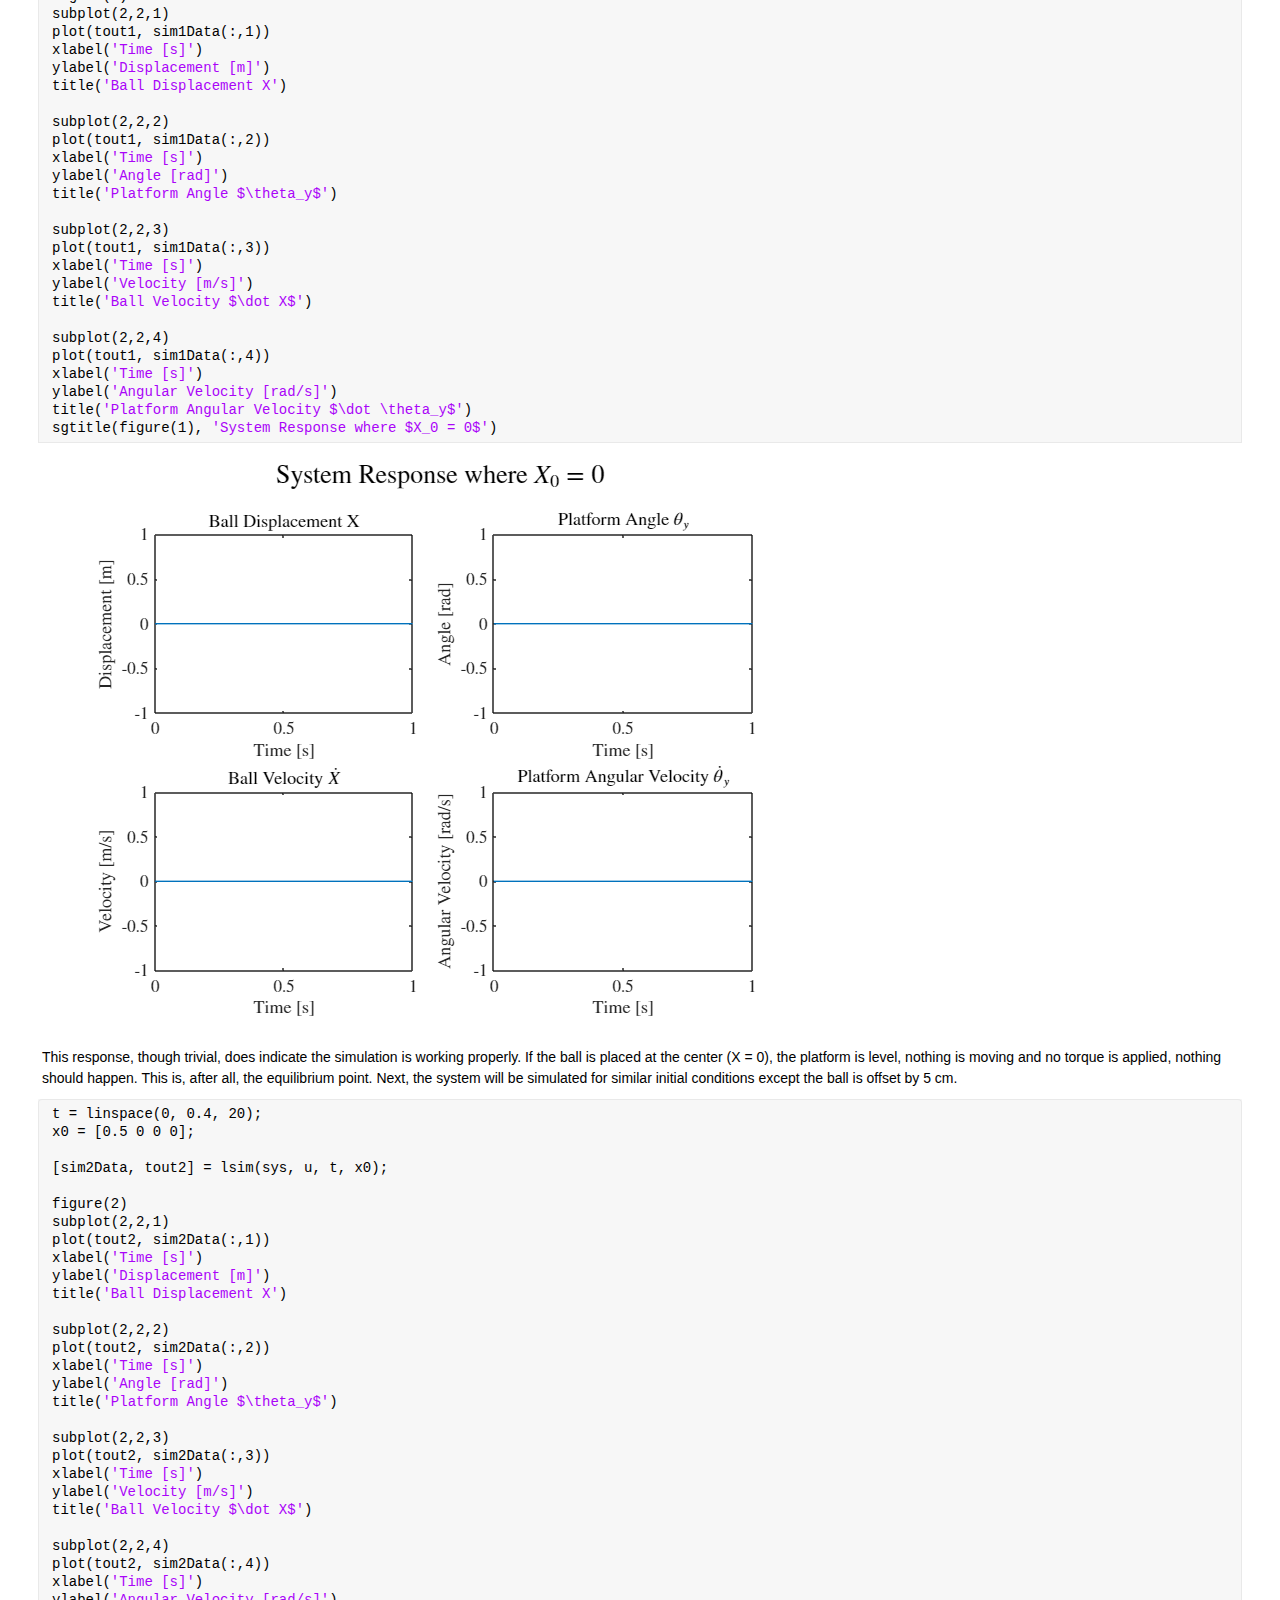
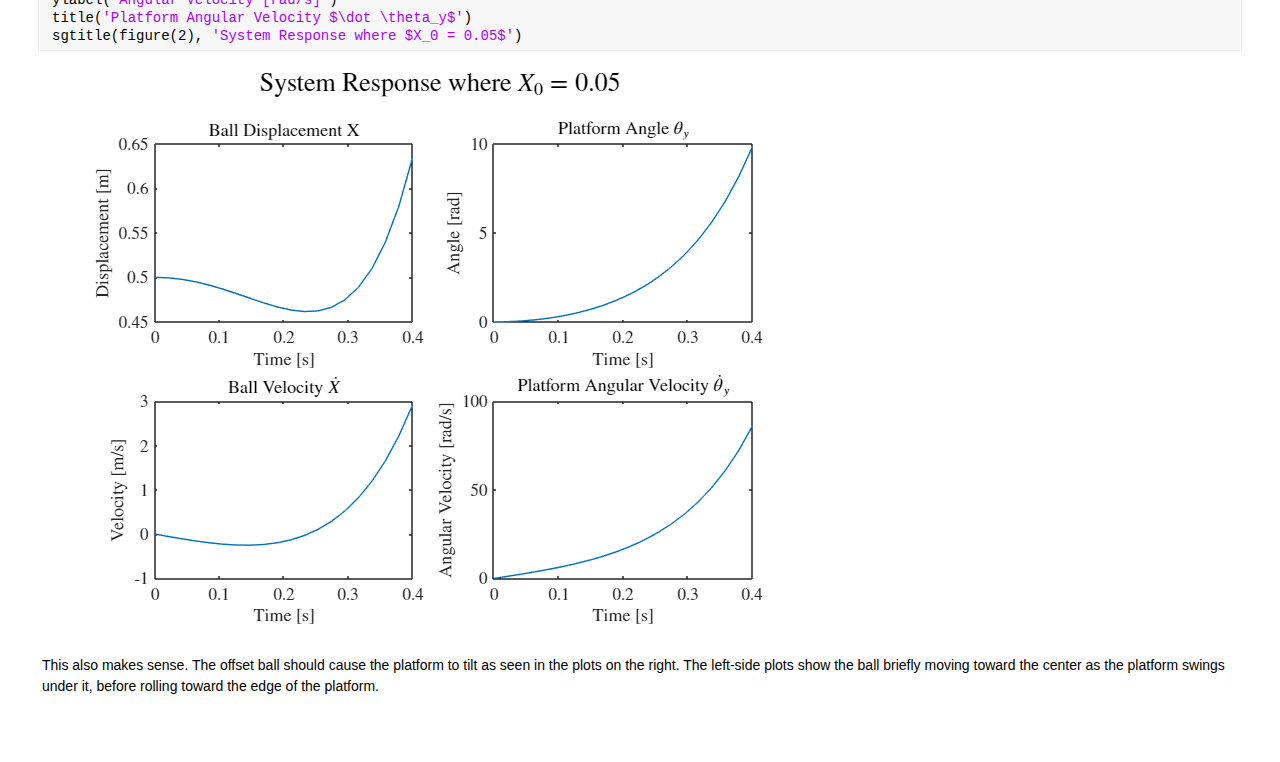
<file: assets/Project 3 - Balancing Platform/HW3_matlab.html>
<!DOCTYPE html PUBLIC "-//W3C//DTD HTML 4.01 Transitional//EN">
<html><head><meta http-equiv="Content-Type" content="text/html; charset=utf-8"><meta http-equiv="X-UA-Compatible" content="IE=edge,IE=9,chrome=1"><meta name="generator" content="MATLAB 2021b"><title>ME 305 - HW0x03</title><style type="text/css">.rtcContent { padding: 30px; } .S0 { margin: 3px 10px 5px 4px; padding: 0px; line-height: 28.8px; min-height: 0px; white-space: pre-wrap; color: rgb(213, 80, 0); font-family: Helvetica, Arial, sans-serif; font-style: normal; font-size: 24px; font-weight: 400; text-align: left;  }
.S1 { margin: 2px 10px 9px 4px; padding: 0px; line-height: 21px; min-height: 0px; white-space: pre-wrap; color: rgb(0, 0, 0); font-family: Helvetica, Arial, sans-serif; font-style: normal; font-size: 14px; font-weight: 400; text-align: left;  }
.CodeBlock { background-color: #F7F7F7; margin: 10px 0 10px 0;}
.S2 { border-left: 1px solid rgb(233, 233, 233); border-right: 1px solid rgb(233, 233, 233); border-top: 1px solid rgb(233, 233, 233); border-bottom: 0px none rgb(0, 0, 0); border-radius: 4px 4px 0px 0px; padding: 6px 45px 0px 13px; line-height: 17.234px; min-height: 18px; white-space: nowrap; color: rgb(0, 0, 0); font-family: Menlo, Monaco, Consolas, "Courier New", monospace; font-size: 14px;  }
.S3 { border-left: 1px solid rgb(233, 233, 233); border-right: 1px solid rgb(233, 233, 233); border-top: 0px none rgb(0, 0, 0); border-bottom: 0px none rgb(0, 0, 0); border-radius: 0px; padding: 0px 45px 0px 13px; line-height: 17.234px; min-height: 18px; white-space: nowrap; color: rgb(0, 0, 0); font-family: Menlo, Monaco, Consolas, "Courier New", monospace; font-size: 14px;  }
.S4 { border-left: 1px solid rgb(233, 233, 233); border-right: 1px solid rgb(233, 233, 233); border-top: 0px none rgb(0, 0, 0); border-bottom: 1px solid rgb(233, 233, 233); border-radius: 0px 0px 4px 4px; padding: 0px 45px 4px 13px; line-height: 17.234px; min-height: 18px; white-space: nowrap; color: rgb(0, 0, 0); font-family: Menlo, Monaco, Consolas, "Courier New", monospace; font-size: 14px;  }
.S5 { margin: 10px 10px 9px 4px; padding: 0px; line-height: 21px; min-height: 0px; white-space: pre-wrap; color: rgb(0, 0, 0); font-family: Helvetica, Arial, sans-serif; font-style: normal; font-size: 14px; font-weight: 400; text-align: left;  }
.S6 { border-left: 1px solid rgb(233, 233, 233); border-right: 1px solid rgb(233, 233, 233); border-top: 0px none rgb(0, 0, 0); border-bottom: 1px solid rgb(233, 233, 233); border-radius: 0px; padding: 0px 45px 4px 13px; line-height: 17.234px; min-height: 18px; white-space: nowrap; color: rgb(0, 0, 0); font-family: Menlo, Monaco, Consolas, "Courier New", monospace; font-size: 14px;  }
.S7 { color: rgb(64, 64, 64); padding: 10px 0px 6px 17px; background: rgb(255, 255, 255) none repeat scroll 0% 0% / auto padding-box border-box; font-family: Menlo, Monaco, Consolas, "Courier New", monospace; font-size: 14px; overflow-x: hidden; line-height: 17.234px;  }
/* Styling that is common to warnings and errors is in diagnosticOutput.css */.embeddedOutputsErrorElement {    min-height: 18px;    max-height: 550px;}
.embeddedOutputsErrorElement .diagnosticMessage-errorType {    overflow: auto;}
.embeddedOutputsErrorElement.inlineElement {}
.embeddedOutputsErrorElement.rightPaneElement {}
/* Styling that is common to warnings and errors is in diagnosticOutput.css */.embeddedOutputsWarningElement {    min-height: 18px;    max-height: 550px;}
.embeddedOutputsWarningElement .diagnosticMessage-warningType {    overflow: auto;}
.embeddedOutputsWarningElement.inlineElement {}
.embeddedOutputsWarningElement.rightPaneElement {}
/* Copyright 2015-2019 The MathWorks, Inc. *//* In this file, styles are not scoped to rtcContainer since they could be in the Dojo Tooltip */.diagnosticMessage-wrapper {    font-family: Menlo, Monaco, Consolas, "Courier New", monospace;    font-size: 12px;}
.diagnosticMessage-wrapper.diagnosticMessage-warningType {    color: rgb(255,100,0);}
.diagnosticMessage-wrapper.diagnosticMessage-warningType a {    color: rgb(255,100,0);    text-decoration: underline;}
.diagnosticMessage-wrapper.diagnosticMessage-errorType {    color: rgb(230,0,0);}
.diagnosticMessage-wrapper.diagnosticMessage-errorType a {    color: rgb(230,0,0);    text-decoration: underline;}
.diagnosticMessage-wrapper .diagnosticMessage-messagePart,.diagnosticMessage-wrapper .diagnosticMessage-causePart {    white-space: pre-wrap;}
.diagnosticMessage-wrapper .diagnosticMessage-stackPart {    white-space: pre;}
.embeddedOutputsTextElement,.embeddedOutputsVariableStringElement {    white-space: pre;    word-wrap:  initial;    min-height: 18px;    max-height: 550px;}
.embeddedOutputsTextElement .textElement,.embeddedOutputsVariableStringElement .textElement {    overflow: auto;}
.textElement,.rtcDataTipElement .textElement {    padding-top: 3px;}
.embeddedOutputsTextElement.inlineElement,.embeddedOutputsVariableStringElement.inlineElement {}
.inlineElement .textElement {}
.embeddedOutputsTextElement.rightPaneElement,.embeddedOutputsVariableStringElement.rightPaneElement {    min-height: 16px;}
.rightPaneElement .textElement {    padding-top: 2px;    padding-left: 9px;}
.variableValue { width: 100% !important; }
.embeddedOutputsMatrixElement,.eoOutputWrapper .matrixElement {    min-height: 18px;    box-sizing: border-box;}
.embeddedOutputsMatrixElement .matrixElement,.eoOutputWrapper  .matrixElement,.rtcDataTipElement .matrixElement {    position: relative;}
.matrixElement .variableValue,.rtcDataTipElement .matrixElement .variableValue {    white-space: pre;    display: inline-block;    vertical-align: top;    overflow: hidden;}
.embeddedOutputsMatrixElement.inlineElement {}
.embeddedOutputsMatrixElement.inlineElement .topHeaderWrapper {    display: none;}
.embeddedOutputsMatrixElement.inlineElement .veTable .body {    padding-top: 0 !important;    max-height: 100px;}
.inlineElement .matrixElement {    max-height: 300px;}
.embeddedOutputsMatrixElement.rightPaneElement {}
.rightPaneElement .matrixElement,.rtcDataTipElement .matrixElement {    overflow: hidden;    padding-left: 9px;}
.rightPaneElement .matrixElement {    margin-bottom: -1px;}
.embeddedOutputsMatrixElement .matrixElement .valueContainer,.eoOutputWrapper .matrixElement .valueContainer,.rtcDataTipElement .matrixElement .valueContainer {    white-space: nowrap;    margin-bottom: 3px;}
.embeddedOutputsMatrixElement .matrixElement .valueContainer .horizontalEllipsis.hide,.embeddedOutputsMatrixElement .matrixElement .verticalEllipsis.hide,.eoOutputWrapper .matrixElement .valueContainer .horizontalEllipsis.hide,.eoOutputWrapper .matrixElement .verticalEllipsis.hide,.rtcDataTipElement .matrixElement .valueContainer .horizontalEllipsis.hide,.rtcDataTipElement .matrixElement .verticalEllipsis.hide {    display: none;}
.embeddedOutputsVariableMatrixElement .matrixElement .valueContainer.hideEllipses .verticalEllipsis, .embeddedOutputsVariableMatrixElement .matrixElement .valueContainer.hideEllipses .horizontalEllipsis {    display:none;}
.embeddedOutputsMatrixElement .matrixElement .valueContainer .horizontalEllipsis,.eoOutputWrapper .matrixElement .valueContainer .horizontalEllipsis {    margin-bottom: -3px;}
.eoOutputWrapper .embeddedOutputsVariableMatrixElement .matrixElement .valueContainer {    cursor: default !important;}
.embeddedOutputsVariableElement {    white-space: pre-wrap;    word-wrap: break-word;    min-height: 18px;    max-height: 250px;    overflow: auto;}
.variableElement {}
.embeddedOutputsVariableElement.inlineElement {}
.inlineElement .variableElement {}
.embeddedOutputsVariableElement.rightPaneElement {    min-height: 16px;}
.rightPaneElement .variableElement {    padding-top: 2px;    padding-left: 9px;}
.variableNameElement {    margin-bottom: 3px;    display: inline-block;}
/* * Ellipses as base64 for HTML export. */.matrixElement .horizontalEllipsis,.rtcDataTipElement .matrixElement .horizontalEllipsis {    display: inline-block;    margin-top: 3px;    /* base64 encoded version of images-liveeditor/HEllipsis.png */    width: 30px;    height: 12px;    background-repeat: no-repeat;    background-image: url("[data-uri]");}
.matrixElement .verticalEllipsis,.textElement .verticalEllipsis,.rtcDataTipElement .matrixElement .verticalEllipsis,.rtcDataTipElement .textElement .verticalEllipsis {    margin-left: 35px;    /* base64 encoded version of images-liveeditor/VEllipsis.png */    width: 12px;    height: 30px;    background-repeat: no-repeat;    background-image: url("[data-uri]");}
.S8 { border-left: 1px solid rgb(233, 233, 233); border-right: 1px solid rgb(233, 233, 233); border-top: 1px solid rgb(233, 233, 233); border-bottom: 1px solid rgb(233, 233, 233); border-radius: 0px; padding: 6px 45px 4px 13px; line-height: 17.234px; min-height: 18px; white-space: nowrap; color: rgb(0, 0, 0); font-family: Menlo, Monaco, Consolas, "Courier New", monospace; font-size: 14px;  }
.S9 { border-left: 1px solid rgb(233, 233, 233); border-right: 1px solid rgb(233, 233, 233); border-top: 1px solid rgb(233, 233, 233); border-bottom: 1px solid rgb(233, 233, 233); border-radius: 4px 4px 0px 0px; padding: 6px 45px 4px 13px; line-height: 17.234px; min-height: 18px; white-space: nowrap; color: rgb(0, 0, 0); font-family: Menlo, Monaco, Consolas, "Courier New", monospace; font-size: 14px;  }
.S10 { margin: 2px 10px 9px 4px; padding: 0px; line-height: 21px; min-height: 0px; white-space: pre-wrap; color: rgb(0, 0, 0); font-family: Helvetica, Arial, sans-serif; font-style: normal; font-size: 14px; font-weight: 400; text-align: center;  }</style></head><body><div class = rtcContent><h1  class = 'S0'><span>ME 305 - HW0x03</span></h1><div  class = 'S1'><span style=' font-weight: bold;'>Authors</span><span>        Caleb Savard, Chris Linthacum</span></div><div  class = 'S1'><span style=' font-weight: bold;'>Created</span><span>        2/17/2022</span></div><div  class = 'S1'><span style=' font-weight: bold;'>Modified</span><span>       2/19/2022</span></div><div  class = 'S1'><span>This script uses some derivations from previous hand calculations.</span></div><div  class = 'S1'><span> </span></div><div  class = 'S1'><span>First, the necessary symbolic variables are created.</span></div><div class="CodeBlock"><div class="inlineWrapper"><div  class = 'S2'><span style="white-space: pre"><span >clear</span></span></div></div><div class="inlineWrapper"><div  class = 'S3'><span style="white-space: pre"><span >syms </span><span style="color: rgb(170, 4, 249);">theta_bar_y</span><span style="color: rgb(14, 0, 255);">...</span></span></div></div><div class="inlineWrapper"><div  class = 'S3'><span style="white-space: pre"><span >     </span><span style="color: rgb(170, 4, 249);">theta_y</span><span style="color: rgb(14, 0, 255);">...</span></span></div></div><div class="inlineWrapper"><div  class = 'S3'><span style="white-space: pre"><span >     </span><span style="color: rgb(170, 4, 249);">theta_dot_y</span><span style="color: rgb(14, 0, 255);">...</span></span></div></div><div class="inlineWrapper"><div  class = 'S3'><span style="white-space: pre"><span >     </span><span style="color: rgb(170, 4, 249);">theta_ddot_y</span><span style="color: rgb(14, 0, 255);">...</span></span></div></div><div class="inlineWrapper"><div  class = 'S3'><span style="white-space: pre"><span >     </span><span style="color: rgb(170, 4, 249);">X</span><span style="color: rgb(14, 0, 255);">...</span></span></div></div><div class="inlineWrapper"><div  class = 'S3'><span style="white-space: pre"><span >     </span><span style="color: rgb(170, 4, 249);">X_dot</span><span style="color: rgb(14, 0, 255);">...</span></span></div></div><div class="inlineWrapper"><div  class = 'S3'><span style="white-space: pre"><span >     </span><span style="color: rgb(170, 4, 249);">X_ddot</span><span style="color: rgb(14, 0, 255);">...</span></span></div></div><div class="inlineWrapper"><div  class = 'S3'><span style="white-space: pre"><span >     </span><span style="color: rgb(170, 4, 249);">T_x</span><span style="color: rgb(14, 0, 255);">...</span></span></div></div><div class="inlineWrapper"><div  class = 'S3'><span style="white-space: pre"><span >        </span><span style="color: rgb(14, 0, 255);">...</span></span></div></div><div class="inlineWrapper"><div  class = 'S3'><span style="white-space: pre"><span >     </span><span style="color: rgb(170, 4, 249);">r_g</span><span style="color: rgb(14, 0, 255);">...</span></span></div></div><div class="inlineWrapper"><div  class = 'S3'><span style="white-space: pre"><span >     </span><span style="color: rgb(170, 4, 249);">r_c</span><span style="color: rgb(14, 0, 255);">...</span></span></div></div><div class="inlineWrapper"><div  class = 'S3'><span style="white-space: pre"><span >     </span><span style="color: rgb(170, 4, 249);">r_g</span><span style="color: rgb(14, 0, 255);">...</span></span></div></div><div class="inlineWrapper"><div  class = 'S3'><span style="white-space: pre"><span >     </span><span style="color: rgb(170, 4, 249);">r_c</span><span style="color: rgb(14, 0, 255);">...</span></span></div></div><div class="inlineWrapper"><div  class = 'S3'><span style="white-space: pre"><span >     </span><span style="color: rgb(170, 4, 249);">r_b</span><span style="color: rgb(14, 0, 255);">...</span><span style="color: rgb(2, 128, 9);"> </span></span></div></div><div class="inlineWrapper"><div  class = 'S3'><span style="white-space: pre"><span >     </span><span style="color: rgb(170, 4, 249);">r_m</span><span style="color: rgb(14, 0, 255);">...</span></span></div></div><div class="inlineWrapper"><div  class = 'S3'><span style="white-space: pre"><span >     </span><span style="color: rgb(170, 4, 249);">l_p</span><span style="color: rgb(14, 0, 255);">...</span><span style="color: rgb(2, 128, 9);">  </span></span></div></div><div class="inlineWrapper"><div  class = 'S3'><span style="white-space: pre"><span >     </span><span style="color: rgb(14, 0, 255);">...</span></span></div></div><div class="inlineWrapper"><div  class = 'S3'><span style="white-space: pre"><span >     </span><span style="color: rgb(170, 4, 249);">I_p</span><span style="color: rgb(14, 0, 255);">...</span></span></div></div><div class="inlineWrapper"><div  class = 'S3'><span style="white-space: pre"><span >     </span><span style="color: rgb(170, 4, 249);">I_b</span><span style="color: rgb(14, 0, 255);">...</span></span></div></div><div class="inlineWrapper"><div  class = 'S3'><span style="white-space: pre"><span >     </span><span style="color: rgb(170, 4, 249);">m_p</span><span style="color: rgb(14, 0, 255);">...</span></span></div></div><div class="inlineWrapper"><div  class = 'S3'><span style="white-space: pre"><span >     </span><span style="color: rgb(170, 4, 249);">m_b</span><span style="color: rgb(14, 0, 255);">...</span></span></div></div><div class="inlineWrapper"><div  class = 'S3'><span style="white-space: pre"><span >     </span><span style="color: rgb(170, 4, 249);">g</span></span></div></div><div class="inlineWrapper"><div  class = 'S4'><span style="white-space: pre"><span >     </span></span></div></div></div><div  class = 'S5'><span>Next, various useful vectors are built.</span></div><div class="CodeBlock"><div class="inlineWrapper"><div  class = 'S2'><span style="white-space: pre"><span >g_bar = [0; 0; -g];</span></span></div></div><div class="inlineWrapper"><div  class = 'S3'><span style="white-space: pre"><span >M_bar_y = [0; -l_p*T_x/r_m; 0];     </span><span style="color: rgb(2, 128, 9);">% &lt;-- This comes from a previous calc</span></span></div></div><div class="inlineWrapper"><div  class = 'S3'></div></div><div class="inlineWrapper"><div  class = 'S3'><span style="white-space: pre"><span >theta_bar_y = [0; theta_y; 0];</span></span></div></div><div class="inlineWrapper"><div  class = 'S3'><span style="white-space: pre"><span >theta_bar_dot_y = [0; theta_dot_y; 0];</span></span></div></div><div class="inlineWrapper"><div  class = 'S3'><span style="white-space: pre"><span >theta_bar_ddot_y = [0; theta_ddot_y; 0];</span></span></div></div><div class="inlineWrapper"><div  class = 'S3'></div></div><div class="inlineWrapper"><div  class = 'S3'><span style="white-space: pre"><span >r_bar_g_o = [r_g*sin(theta_y);0;r_g*cos(theta_y)];</span></span></div></div><div class="inlineWrapper"><div  class = 'S3'><span style="white-space: pre"><span >r_bar_c_o = [r_c*sin(theta_y); 0; r_c*cos(theta_y)];</span></span></div></div><div class="inlineWrapper"><div  class = 'S3'><span style="white-space: pre"><span >r_bar_b_c = [r_b*sin(theta_y); 0; r_b*cos(theta_y)];</span></span></div></div><div class="inlineWrapper"><div  class = 'S3'><span style="white-space: pre"><span >r_bar_b_f = [X*cos(theta_y); 0; -X*sin(theta_y)];</span></span></div></div><div class="inlineWrapper"><div  class = 'S3'><span style="white-space: pre"><span >r_bar_f_o = r_bar_b_c + r_bar_c_o;</span></span></div></div><div class="inlineWrapper"><div  class = 'S3'><span style="white-space: pre"><span >r_bar_b_o = r_bar_f_o + r_bar_b_f;</span></span></div></div><div class="inlineWrapper"><div  class = 'S4'><span style="white-space: pre"><span >r_bar_b_e = r_bar_b_c;</span></span></div></div></div><div  class = 'S5'><span>Velocity of the platform and the ball are calculated. The intermediate reference frame is placed above the plate, level with the ball's center.</span></div><div class="CodeBlock"><div class="inlineWrapper"><div  class = 'S2'><span style="white-space: pre"><span >v_bar_g = cross(theta_bar_y, r_bar_g_o);</span></span></div></div><div class="inlineWrapper"><div  class = 'S3'></div></div><div class="inlineWrapper"><div  class = 'S3'><span style="white-space: pre"><span >v_bar_f = cross(theta_bar_dot_y, r_bar_f_o);</span></span></div></div><div class="inlineWrapper"><div  class = 'S3'><span style="white-space: pre"><span >v_bar_rel = [X_dot*cos(theta_y); 0; -X_dot*sin(theta_y)];</span></span></div></div><div class="inlineWrapper"><div  class = 'S4'><span style="white-space: pre"><span >v_bar_b = v_bar_f + v_bar_rel + cross(theta_bar_dot_y, r_bar_b_f);</span></span></div></div></div><div  class = 'S5'><span>Acceleration of the platform and the ball are calculated.</span></div><div class="CodeBlock"><div class="inlineWrapper"><div  class = 'S2'><span style="white-space: pre"><span >a_bar_p = cross(theta_bar_ddot_y, r_bar_g_o) + cross(theta_bar_dot_y,cross(theta_bar_dot_y, r_bar_g_o));</span></span></div></div><div class="inlineWrapper"><div  class = 'S3'></div></div><div class="inlineWrapper"><div  class = 'S3'><span style="white-space: pre"><span >a_bar_f = cross(theta_bar_ddot_y, r_bar_f_o) + cross(theta_bar_dot_y,cross(theta_bar_dot_y, r_bar_f_o));</span></span></div></div><div class="inlineWrapper"><div  class = 'S3'><span style="white-space: pre"><span >a_bar_rel = [X_ddot*cos(theta_y); 0; -X_ddot*sin(theta_y)];</span></span></div></div><div class="inlineWrapper"><div  class = 'S3'><span style="white-space: pre"><span >a_bar_b = a_bar_f + cross(theta_bar_ddot_y, r_bar_b_f) + cross(theta_bar_dot_y,cross(theta_bar_dot_y, r_bar_b_f))</span><span style="color: rgb(14, 0, 255);">...</span></span></div></div><div class="inlineWrapper"><div  class = 'S4'><span style="white-space: pre"><span >    + cross(2*theta_bar_dot_y, v_bar_rel) + a_bar_rel;</span></span></div></div></div><div  class = 'S5'><span>Euler's Equation of Motion, both for the platform, and the ball.</span></div><div class="CodeBlock"><div class="inlineWrapper"><div  class = 'S2'><span style="white-space: pre"><span >Eul_p_left = cross((r_bar_f_o + r_bar_b_f), m_b*g_bar) + cross(r_bar_g_o, m_p*g_bar) + M_bar_y;</span></span></div></div><div class="inlineWrapper"><div  class = 'S3'><span style="white-space: pre"><span >Eul_p_right = simplify(I_p*theta_bar_ddot_y + cross(r_bar_g_o, m_p*a_bar_p) + I_b*[0; X_ddot/r_b + theta_ddot_y; 0]  + cross(r_bar_b_o, m_b*a_bar_b));</span></span></div></div><div class="inlineWrapper"><div  class = 'S3'><span style="white-space: pre"><span >eq_p = Eul_p_left(2) == Eul_p_right(2);</span></span></div></div><div class="inlineWrapper"><div  class = 'S3'></div></div><div class="inlineWrapper"><div  class = 'S3'><span style="white-space: pre"><span >Eul_b_left = cross(r_bar_b_e, g_bar*m_b);</span></span></div></div><div class="inlineWrapper"><div  class = 'S3'><span style="white-space: pre"><span >Eul_b_right = simplify(I_b*[0; X_ddot/r_b + theta_ddot_y; 0] + cross(r_bar_b_e, m_b*a_bar_b));</span></span></div></div><div class="inlineWrapper"><div  class = 'S4'><span style="white-space: pre"><span >eq_b = Eul_b_left(2) == Eul_b_right(2);</span></span></div></div></div><div  class = 'S5'><span>Convert equation to matrices.</span></div><div class="CodeBlock"><div class="inlineWrapper"><div  class = 'S2'><span style="white-space: pre"><span >[M, f] = equationsToMatrix([eq_p, eq_b], [X_ddot, theta_ddot_y]);</span></span></div></div><div class="inlineWrapper"><div  class = 'S4'><span style="white-space: pre"><span >dX = [X_dot; theta_dot_y; M\f]; </span><span style="color: rgb(2, 128, 9);">% &lt;-- That thing's nasty, don't unsuppress if you want to sleep in the near future.</span></span></div></div></div><div  class = 'S5'><span>Create the jacobians for the state vector and the output vector. Later, these will be used to solve for the A and B matrices.</span></div><div class="CodeBlock"><div class="inlineWrapper"><div  class = 'S2'><span style="white-space: pre"><span >jac_x = jacobian(dX, [X, theta_y, X_dot, theta_dot_y]);</span></span></div></div><div class="inlineWrapper"><div  class = 'S4'><span style="white-space: pre"><span >jac_u = jacobian(dX, T_x);</span></span></div></div></div><div  class = 'S1'><span>Input known constants.</span></div><div class="CodeBlock"><div class="inlineWrapper"><div  class = 'S2'><span style="white-space: pre"><span >g = 9.81;       </span><span style="color: rgb(2, 128, 9);">% [m/s^2] Gravity</span></span></div></div><div class="inlineWrapper"><div  class = 'S3'><span style="white-space: pre"><span >r_m = 0.06;     </span><span style="color: rgb(2, 128, 9);">% [m] Radius of Lever Arm</span></span></div></div><div class="inlineWrapper"><div  class = 'S3'><span style="white-space: pre"><span >l_r = 0.05;     </span><span style="color: rgb(2, 128, 9);">% [m] Length of the push rod</span></span></div></div><div class="inlineWrapper"><div  class = 'S3'><span style="white-space: pre"><span >r_b = 0.0105;   </span><span style="color: rgb(2, 128, 9);">% [m] Radius of the ball</span></span></div></div><div class="inlineWrapper"><div  class = 'S3'><span style="white-space: pre"><span >r_g = 0.042;    </span><span style="color: rgb(2, 128, 9);">% [m] Vertical distance from the u-joint to the platform CG</span></span></div></div><div class="inlineWrapper"><div  class = 'S3'><span style="white-space: pre"><span >l_p = 0.110;    </span><span style="color: rgb(2, 128, 9);">% [m] Horizontal distance from the push-rod pivot to the U-joint</span></span></div></div><div class="inlineWrapper"><div  class = 'S3'><span style="white-space: pre"><span >r_p = 0.0325;   </span><span style="color: rgb(2, 128, 9);">% [m] Vertical distance from the u-joint to the push-rod pivot</span></span></div></div><div class="inlineWrapper"><div  class = 'S3'><span style="white-space: pre"><span >r_c = 0.050;    </span><span style="color: rgb(2, 128, 9);">% [m] Vertical distance from the u-joint to the platform surface</span></span></div></div><div class="inlineWrapper"><div  class = 'S3'><span style="white-space: pre"><span >m_b = 0.03;     </span><span style="color: rgb(2, 128, 9);">% [kg] Mass of the ball</span></span></div></div><div class="inlineWrapper"><div  class = 'S3'><span style="white-space: pre"><span >m_p = 0.400;    </span><span style="color: rgb(2, 128, 9);">% [kg] Mass of the platform</span></span></div></div><div class="inlineWrapper"><div  class = 'S3'><span style="white-space: pre"><span >I_p = 1.88e-3;  </span><span style="color: rgb(2, 128, 9);">% [kg m^2] Moment of inertia of the platform (about a horizontal axis through CG)</span></span></div></div><div class="inlineWrapper"><div  class = 'S3'><span style="white-space: pre"><span style="color: rgb(2, 128, 9);">%b = 10e-3;      % [N m s/rad] Viscous friction in the u-joint</span></span></div></div><div class="inlineWrapper"><div  class = 'S3'></div></div><div class="inlineWrapper"><div  class = 'S3'><span style="white-space: pre"><span >I_b = (2/5)*m_b*r_b^2;</span></span></div></div><div class="inlineWrapper"><div  class = 'S4'></div></div></div><div  class = 'S5'><span>Substitute known values and solve for an equalibrium point where the derivateve of the state vector is zero.</span></div><div class="CodeBlock"><div class="inlineWrapper"><div  class = 'S2'><span style="white-space: pre"><span >equilibrium = solve(subs(dX) == 0, [X, theta_y, X_dot, theta_dot_y, T_x]);</span></span></div></div><div class="inlineWrapper outputs"><div  class = 'S6'><span style="white-space: pre"><span >eq_vals = subs(equilibrium)</span></span></div><div  class = 'S7'><div class="inlineElement eoOutputWrapper embeddedOutputsVariableStringElement" uid="A5BF8B48" data-testid="output_0" style="width: 1196px; white-space: pre; font-style: normal; color: rgb(64, 64, 64); font-size: 12px;"><div class="textElement eoOutputContent" data-width="1166" data-height="93" data-hashorizontaloverflow="false" style="max-height: 261px; white-space: pre; font-style: normal; color: rgb(64, 64, 64); font-size: 12px;"><div style="white-space: pre; font-style: normal; color: rgb(64, 64, 64); font-size: 12px;"><span class="variableNameElement" style="white-space: pre; font-style: normal; color: rgb(64, 64, 64); font-size: 12px;">eq_vals = <span class="headerElement" style="white-space: pre; font-style: italic; color: rgb(179, 179, 179); font-size: 12px;">struct with fields:</span></span></div><div style="white-space: pre; font-style: normal; color: rgb(64, 64, 64); font-size: 12px;">              X: 0
        theta_y: 0
          X_dot: 0
    theta_dot_y: 0
            T_x: 0
</div></div></div></div></div></div><div  class = 'S5'><span>Assign these values to their symbolic variables and substitute them into the jacobian matrices for matrix A and B.</span></div><div class="CodeBlock"><div class="inlineWrapper"><div  class = 'S2'><span style="white-space: pre"><span >X = eq_vals.X;</span></span></div></div><div class="inlineWrapper"><div  class = 'S3'><span style="white-space: pre"><span >X_dot = eq_vals.X_dot;</span></span></div></div><div class="inlineWrapper"><div  class = 'S3'><span style="white-space: pre"><span >theta_y = eq_vals.theta_y;</span></span></div></div><div class="inlineWrapper"><div  class = 'S3'><span style="white-space: pre"><span >theta_dot_y = eq_vals.theta_dot_y;</span></span></div></div><div class="inlineWrapper"><div  class = 'S3'><span style="white-space: pre"><span >T_x = eq_vals.T_x;</span></span></div></div><div class="inlineWrapper outputs"><div  class = 'S6'><span style="white-space: pre"><span >A = double(subs(jac_x))</span></span></div><div  class = 'S7'><div class="inlineElement eoOutputWrapper embeddedOutputsVariableMatrixElement" uid="F42DE615" data-testid="output_1" data-width="1166" style="width: 1196px; white-space: normal; font-style: normal; color: rgb(64, 64, 64); font-size: 12px;"><div class="matrixElement veSpecifier eoOutputContent" style="white-space: normal; font-style: normal; color: rgb(64, 64, 64); font-size: 12px;"><div class="veVariableName variableNameElement double" style="width: 1166px; white-space: normal; font-style: normal; color: rgb(64, 64, 64); font-size: 12px;"><div class="headerElementClickToInteract" style="white-space: normal; font-style: normal; color: rgb(64, 64, 64); font-size: 12px;"><span style="white-space: normal; font-style: normal; color: rgb(64, 64, 64); font-size: 12px;">A = </span><span class="veVariableValueSummary veMetaSummary" style="white-space: normal; font-style: normal; color: rgb(179, 179, 179); font-size: 12px;">4×4</span></div></div><div class="valueContainer" data-layout="{&quot;columnWidth&quot;:66,&quot;totalColumns&quot;:4,&quot;totalRows&quot;:4,&quot;charsPerColumn&quot;:10}" style="white-space: nowrap; font-style: normal; color: rgb(64, 64, 64); font-size: 12px;"><div class="variableValue" style="width: 266px; white-space: pre; font-style: normal; color: rgb(64, 64, 64); font-size: 12px;">         0         0    1.0000         0
         0         0         0    1.0000
   -5.2170    4.0111         0         0
  112.8871   64.8295         0         0
</div><div class="horizontalEllipsis hide" style="white-space: nowrap; font-style: normal; color: rgb(64, 64, 64); font-size: 12px;"></div><div class="verticalEllipsis hide" style="white-space: nowrap; font-style: normal; color: rgb(64, 64, 64); font-size: 12px;"></div></div></div></div></div></div><div class="inlineWrapper outputs"><div  class = 'S8'><span style="white-space: pre"><span >B = double(subs(jac_u))</span></span></div><div  class = 'S7'><div class="inlineElement eoOutputWrapper embeddedOutputsVariableMatrixElement" uid="8F2556C7" data-testid="output_2" data-width="1166" style="width: 1196px; white-space: normal; font-style: normal; color: rgb(64, 64, 64); font-size: 12px;"><div class="matrixElement veSpecifier eoOutputContent" style="white-space: normal; font-style: normal; color: rgb(64, 64, 64); font-size: 12px;"><div class="veVariableName variableNameElement double" style="width: 1166px; white-space: normal; font-style: normal; color: rgb(64, 64, 64); font-size: 12px;"><div class="headerElementClickToInteract" style="white-space: normal; font-style: normal; color: rgb(64, 64, 64); font-size: 12px;"><span style="white-space: normal; font-style: normal; color: rgb(64, 64, 64); font-size: 12px;">B = </span><span class="veVariableValueSummary veMetaSummary" style="white-space: normal; font-style: normal; color: rgb(179, 179, 179); font-size: 12px;">4×1</span></div></div><div class="valueContainer" data-layout="{&quot;columnWidth&quot;:66,&quot;totalColumns&quot;:1,&quot;totalRows&quot;:4,&quot;charsPerColumn&quot;:10}" style="white-space: nowrap; font-style: normal; color: rgb(64, 64, 64); font-size: 12px;"><div class="variableValue" style="width: 68px; white-space: pre; font-style: normal; color: rgb(64, 64, 64); font-size: 12px;">         0
         0
   32.4991
 -703.2272
</div><div class="horizontalEllipsis hide" style="white-space: nowrap; font-style: normal; color: rgb(64, 64, 64); font-size: 12px;"></div><div class="verticalEllipsis hide" style="white-space: nowrap; font-style: normal; color: rgb(64, 64, 64); font-size: 12px;"></div></div></div></div></div></div></div><div  class = 'S5'><span>C and D are simply the identity matrix and zeros since the state variables are all we care about.</span></div><div class="CodeBlock"><div class="inlineWrapper outputs"><div  class = 'S9'><span style="white-space: pre"><span >C = eye(4)</span></span></div><div  class = 'S7'><div class="inlineElement eoOutputWrapper embeddedOutputsVariableMatrixElement" uid="4E3FEB22" data-testid="output_3" data-width="1166" style="width: 1196px; white-space: normal; font-style: normal; color: rgb(64, 64, 64); font-size: 12px;"><div class="matrixElement veSpecifier eoOutputContent" style="white-space: normal; font-style: normal; color: rgb(64, 64, 64); font-size: 12px;"><div class="veVariableName variableNameElement double" style="width: 1166px; white-space: normal; font-style: normal; color: rgb(64, 64, 64); font-size: 12px;"><div class="headerElementClickToInteract" style="white-space: normal; font-style: normal; color: rgb(64, 64, 64); font-size: 12px;"><span style="white-space: normal; font-style: normal; color: rgb(64, 64, 64); font-size: 12px;">C = </span><span class="veVariableValueSummary veMetaSummary" style="white-space: normal; font-style: normal; color: rgb(179, 179, 179); font-size: 12px;">4×4</span></div></div><div class="valueContainer" data-layout="{&quot;columnWidth&quot;:40,&quot;totalColumns&quot;:4,&quot;totalRows&quot;:4,&quot;charsPerColumn&quot;:6}" style="white-space: nowrap; font-style: normal; color: rgb(64, 64, 64); font-size: 12px;"><div class="variableValue" style="width: 162px; white-space: pre; font-style: normal; color: rgb(64, 64, 64); font-size: 12px;">     1     0     0     0
     0     1     0     0
     0     0     1     0
     0     0     0     1
</div><div class="horizontalEllipsis hide" style="white-space: nowrap; font-style: normal; color: rgb(64, 64, 64); font-size: 12px;"></div><div class="verticalEllipsis hide" style="white-space: nowrap; font-style: normal; color: rgb(64, 64, 64); font-size: 12px;"></div></div></div></div></div></div><div class="inlineWrapper outputs"><div  class = 'S8'><span style="white-space: pre"><span >D = zeros(4, 1)</span></span></div><div  class = 'S7'><div class="inlineElement eoOutputWrapper embeddedOutputsVariableMatrixElement" uid="77250CBD" data-testid="output_4" data-width="1166" style="width: 1196px; white-space: normal; font-style: normal; color: rgb(64, 64, 64); font-size: 12px;"><div class="matrixElement veSpecifier eoOutputContent" style="white-space: normal; font-style: normal; color: rgb(64, 64, 64); font-size: 12px;"><div class="veVariableName variableNameElement double" style="width: 1166px; white-space: normal; font-style: normal; color: rgb(64, 64, 64); font-size: 12px;"><div class="headerElementClickToInteract" style="white-space: normal; font-style: normal; color: rgb(64, 64, 64); font-size: 12px;"><span style="white-space: normal; font-style: normal; color: rgb(64, 64, 64); font-size: 12px;">D = </span><span class="veVariableValueSummary veMetaSummary" style="white-space: normal; font-style: normal; color: rgb(179, 179, 179); font-size: 12px;">4×1</span></div></div><div class="valueContainer" data-layout="{&quot;columnWidth&quot;:40,&quot;totalColumns&quot;:1,&quot;totalRows&quot;:4,&quot;charsPerColumn&quot;:6}" style="white-space: nowrap; font-style: normal; color: rgb(64, 64, 64); font-size: 12px;"><div class="variableValue" style="width: 42px; white-space: pre; font-style: normal; color: rgb(64, 64, 64); font-size: 12px;">     0
     0
     0
     0
</div><div class="horizontalEllipsis hide" style="white-space: nowrap; font-style: normal; color: rgb(64, 64, 64); font-size: 12px;"></div><div class="verticalEllipsis hide" style="white-space: nowrap; font-style: normal; color: rgb(64, 64, 64); font-size: 12px;"></div></div></div></div></div></div></div><div  class = 'S1'><span>Now that the A, B, C, and D matrices are finished, the system can be simulated. Recall that the state vector is</span></div><div  class = 'S10'><span mathmlencoding="&lt;math xmlns=&quot;http://www.w3.org/1998/Math/MathML&quot; display=&quot;block&quot;&gt;&lt;mrow&gt;&lt;mrow&gt;&lt;mo&gt;[&lt;/mo&gt;&lt;mtable columnalign=&quot;center&quot;&gt;&lt;mtr&gt;&lt;mtd&gt;&lt;mrow&gt;&lt;mi mathvariant=&quot;italic&quot;&gt;X&lt;/mi&gt;&lt;/mrow&gt;&lt;/mtd&gt;&lt;/mtr&gt;&lt;mtr&gt;&lt;mtd&gt;&lt;mrow&gt;&lt;msub&gt;&lt;mrow&gt;&lt;mi&gt;θ&lt;/mi&gt;&lt;/mrow&gt;&lt;mrow&gt;&lt;mi mathvariant=&quot;italic&quot;&gt;y&lt;/mi&gt;&lt;/mrow&gt;&lt;/msub&gt;&lt;/mrow&gt;&lt;/mtd&gt;&lt;/mtr&gt;&lt;mtr&gt;&lt;mtd&gt;&lt;mrow&gt;&lt;mover accent=&quot;true&quot;&gt;&lt;mrow&gt;&lt;mi mathvariant=&quot;italic&quot;&gt;X&lt;/mi&gt;&lt;/mrow&gt;&lt;mrow&gt;&lt;mo&gt;˙&lt;/mo&gt;&lt;/mrow&gt;&lt;/mover&gt;&lt;/mrow&gt;&lt;/mtd&gt;&lt;/mtr&gt;&lt;mtr&gt;&lt;mtd&gt;&lt;mrow&gt;&lt;mover accent=&quot;true&quot;&gt;&lt;mrow&gt;&lt;mtext&gt; &lt;/mtext&gt;&lt;msub&gt;&lt;mrow&gt;&lt;mi&gt;θ&lt;/mi&gt;&lt;/mrow&gt;&lt;mrow&gt;&lt;mi mathvariant=&quot;italic&quot;&gt;y&lt;/mi&gt;&lt;/mrow&gt;&lt;/msub&gt;&lt;/mrow&gt;&lt;mrow&gt;&lt;mo&gt;˙&lt;/mo&gt;&lt;/mrow&gt;&lt;/mover&gt;&lt;/mrow&gt;&lt;/mtd&gt;&lt;/mtr&gt;&lt;/mtable&gt;&lt;mo&gt;]&lt;/mo&gt;&lt;/mrow&gt;&lt;/mrow&gt;&lt;/math&gt;" style="vertical-align:-42px"><img src="[data-uri]" width="38.5" height="95" /></span></div><div class="CodeBlock"><div class="inlineWrapper"><div  class = 'S2'><span style="white-space: pre"><span >sys = ss(A, B, C, D);</span></span></div></div><div class="inlineWrapper"><div  class = 'S3'><span style="white-space: pre"><span >t = linspace(0, 1, 20);</span></span></div></div><div class="inlineWrapper"><div  class = 'S3'><span style="white-space: pre"><span >u = zeros(length(t), 1);</span></span></div></div><div class="inlineWrapper"><div  class = 'S3'><span style="white-space: pre"><span >x0 = [0 0 0 0];</span></span></div></div><div class="inlineWrapper"><div  class = 'S3'></div></div><div class="inlineWrapper"><div  class = 'S3'><span style="white-space: pre"><span >[sim1Data, tout1] = lsim(sys, u, t, x0);</span></span></div></div><div class="inlineWrapper"><div  class = 'S3'><span style="white-space: pre"><span >figure(1)</span></span></div></div><div class="inlineWrapper"><div  class = 'S3'><span style="white-space: pre"><span >subplot(2,2,1)</span></span></div></div><div class="inlineWrapper"><div  class = 'S3'><span style="white-space: pre"><span >plot(tout1, sim1Data(:,1))</span></span></div></div><div class="inlineWrapper"><div  class = 'S3'><span style="white-space: pre"><span >xlabel(</span><span style="color: rgb(170, 4, 249);">'Time [s]'</span><span >)</span></span></div></div><div class="inlineWrapper"><div  class = 'S3'><span style="white-space: pre"><span >ylabel(</span><span style="color: rgb(170, 4, 249);">'Displacement [m]'</span><span >)</span></span></div></div><div class="inlineWrapper"><div  class = 'S3'><span style="white-space: pre"><span >title(</span><span style="color: rgb(170, 4, 249);">'Ball Displacement X'</span><span >)</span></span></div></div><div class="inlineWrapper"><div  class = 'S3'></div></div><div class="inlineWrapper"><div  class = 'S3'><span style="white-space: pre"><span >subplot(2,2,2)</span></span></div></div><div class="inlineWrapper"><div  class = 'S3'><span style="white-space: pre"><span >plot(tout1, sim1Data(:,2))</span></span></div></div><div class="inlineWrapper"><div  class = 'S3'><span style="white-space: pre"><span >xlabel(</span><span style="color: rgb(170, 4, 249);">'Time [s]'</span><span >)</span></span></div></div><div class="inlineWrapper"><div  class = 'S3'><span style="white-space: pre"><span >ylabel(</span><span style="color: rgb(170, 4, 249);">'Angle [rad]'</span><span >)</span></span></div></div><div class="inlineWrapper"><div  class = 'S3'><span style="white-space: pre"><span >title(</span><span style="color: rgb(170, 4, 249);">'Platform Angle $\theta_y$'</span><span >)</span></span></div></div><div class="inlineWrapper"><div  class = 'S3'></div></div><div class="inlineWrapper"><div  class = 'S3'><span style="white-space: pre"><span >subplot(2,2,3)</span></span></div></div><div class="inlineWrapper"><div  class = 'S3'><span style="white-space: pre"><span >plot(tout1, sim1Data(:,3))</span></span></div></div><div class="inlineWrapper"><div  class = 'S3'><span style="white-space: pre"><span >xlabel(</span><span style="color: rgb(170, 4, 249);">'Time [s]'</span><span >)</span></span></div></div><div class="inlineWrapper"><div  class = 'S3'><span style="white-space: pre"><span >ylabel(</span><span style="color: rgb(170, 4, 249);">'Velocity [m/s]'</span><span >)</span></span></div></div><div class="inlineWrapper"><div  class = 'S3'><span style="white-space: pre"><span >title(</span><span style="color: rgb(170, 4, 249);">'Ball Velocity $\dot X$'</span><span >)</span></span></div></div><div class="inlineWrapper"><div  class = 'S3'></div></div><div class="inlineWrapper"><div  class = 'S3'><span style="white-space: pre"><span >subplot(2,2,4)</span></span></div></div><div class="inlineWrapper"><div  class = 'S3'><span style="white-space: pre"><span >plot(tout1, sim1Data(:,4))</span></span></div></div><div class="inlineWrapper"><div  class = 'S3'><span style="white-space: pre"><span >xlabel(</span><span style="color: rgb(170, 4, 249);">'Time [s]'</span><span >)</span></span></div></div><div class="inlineWrapper"><div  class = 'S3'><span style="white-space: pre"><span >ylabel(</span><span style="color: rgb(170, 4, 249);">'Angular Velocity [rad/s]'</span><span >)</span></span></div></div><div class="inlineWrapper"><div  class = 'S3'><span style="white-space: pre"><span >title(</span><span style="color: rgb(170, 4, 249);">'Platform Angular Velocity $\dot \theta_y$'</span><span >)</span></span></div></div><div class="inlineWrapper outputs"><div  class = 'S6'><span style="white-space: pre"><span >sgtitle(figure(1), </span><span style="color: rgb(170, 4, 249);">'System Response where $X_0 = 0$'</span><span >)</span></span></div><div  class = 'S7'><img src="[data-uri]" style="height: auto;"></div></div></div><div  class = 'S5'><span>This response, though trivial, does indicate the simulation is working properly. If the ball is placed at the center (X = 0), the platform is level, nothing is moving and no torque is applied, nothing should happen. This is, after all, the equilibrium point. Next, the system will be simulated for similar initial conditions except the ball is offset by 5 cm.</span></div><div class="CodeBlock"><div class="inlineWrapper"><div  class = 'S2'><span style="white-space: pre"><span >t = linspace(0, 0.4, 20);</span></span></div></div><div class="inlineWrapper"><div  class = 'S3'><span style="white-space: pre"><span >x0 = [0.5 0 0 0];</span></span></div></div><div class="inlineWrapper"><div  class = 'S3'></div></div><div class="inlineWrapper"><div  class = 'S3'><span style="white-space: pre"><span >[sim2Data, tout2] = lsim(sys, u, t, x0);</span></span></div></div><div class="inlineWrapper"><div  class = 'S3'></div></div><div class="inlineWrapper"><div  class = 'S3'><span style="white-space: pre"><span >figure(2)</span></span></div></div><div class="inlineWrapper"><div  class = 'S3'><span style="white-space: pre"><span >subplot(2,2,1)</span></span></div></div><div class="inlineWrapper"><div  class = 'S3'><span style="white-space: pre"><span >plot(tout2, sim2Data(:,1))</span></span></div></div><div class="inlineWrapper"><div  class = 'S3'><span style="white-space: pre"><span >xlabel(</span><span style="color: rgb(170, 4, 249);">'Time [s]'</span><span >)</span></span></div></div><div class="inlineWrapper"><div  class = 'S3'><span style="white-space: pre"><span >ylabel(</span><span style="color: rgb(170, 4, 249);">'Displacement [m]'</span><span >)</span></span></div></div><div class="inlineWrapper"><div  class = 'S3'><span style="white-space: pre"><span >title(</span><span style="color: rgb(170, 4, 249);">'Ball Displacement X'</span><span >)</span></span></div></div><div class="inlineWrapper"><div  class = 'S3'></div></div><div class="inlineWrapper"><div  class = 'S3'><span style="white-space: pre"><span >subplot(2,2,2)</span></span></div></div><div class="inlineWrapper"><div  class = 'S3'><span style="white-space: pre"><span >plot(tout2, sim2Data(:,2))</span></span></div></div><div class="inlineWrapper"><div  class = 'S3'><span style="white-space: pre"><span >xlabel(</span><span style="color: rgb(170, 4, 249);">'Time [s]'</span><span >)</span></span></div></div><div class="inlineWrapper"><div  class = 'S3'><span style="white-space: pre"><span >ylabel(</span><span style="color: rgb(170, 4, 249);">'Angle [rad]'</span><span >)</span></span></div></div><div class="inlineWrapper"><div  class = 'S3'><span style="white-space: pre"><span >title(</span><span style="color: rgb(170, 4, 249);">'Platform Angle $\theta_y$'</span><span >)</span></span></div></div><div class="inlineWrapper"><div  class = 'S3'></div></div><div class="inlineWrapper"><div  class = 'S3'><span style="white-space: pre"><span >subplot(2,2,3)</span></span></div></div><div class="inlineWrapper"><div  class = 'S3'><span style="white-space: pre"><span >plot(tout2, sim2Data(:,3))</span></span></div></div><div class="inlineWrapper"><div  class = 'S3'><span style="white-space: pre"><span >xlabel(</span><span style="color: rgb(170, 4, 249);">'Time [s]'</span><span >)</span></span></div></div><div class="inlineWrapper"><div  class = 'S3'><span style="white-space: pre"><span >ylabel(</span><span style="color: rgb(170, 4, 249);">'Velocity [m/s]'</span><span >)</span></span></div></div><div class="inlineWrapper"><div  class = 'S3'><span style="white-space: pre"><span >title(</span><span style="color: rgb(170, 4, 249);">'Ball Velocity $\dot X$'</span><span >)</span></span></div></div><div class="inlineWrapper"><div  class = 'S3'></div></div><div class="inlineWrapper"><div  class = 'S3'><span style="white-space: pre"><span >subplot(2,2,4)</span></span></div></div><div class="inlineWrapper"><div  class = 'S3'><span style="white-space: pre"><span >plot(tout2, sim2Data(:,4))</span></span></div></div><div class="inlineWrapper"><div  class = 'S3'><span style="white-space: pre"><span >xlabel(</span><span style="color: rgb(170, 4, 249);">'Time [s]'</span><span >)</span></span></div></div><div class="inlineWrapper"><div  class = 'S3'><span style="white-space: pre"><span >ylabel(</span><span style="color: rgb(170, 4, 249);">'Angular Velocity [rad/s]'</span><span >)</span></span></div></div><div class="inlineWrapper"><div  class = 'S3'><span style="white-space: pre"><span >title(</span><span style="color: rgb(170, 4, 249);">'Platform Angular Velocity $\dot \theta_y$'</span><span >)</span></span></div></div><div class="inlineWrapper outputs"><div  class = 'S6'><span style="white-space: pre"><span >sgtitle(figure(2), </span><span style="color: rgb(170, 4, 249);">'System Response where $X_0 = 0.05$'</span><span >)</span></span></div><div  class = 'S7'><img src="[data-uri]" style="height: auto;"></div></div></div><div  class = 'S5'><span>This also makes sense. The offset ball should cause the platform to tilt as seen in the plots on the right. The left-side plots show the ball briefly moving toward the center as the platform swings under it, before rolling toward the edge of the platform.</span></div>
<br>
<!-- 
##### SOURCE BEGIN #####
%% ME 305 - HW0x03
% *Authors*        Caleb Savard, Chris Linthacum
% 
% *Created*        2/17/2022
% 
% *Modified*       2/19/2022
% 
% This script uses some derivations from previous hand calculations.
% 
% 
% 
% First, the necessary symbolic variables are created.

clear
syms theta_bar_y...
     theta_y...
     theta_dot_y...
     theta_ddot_y...
     X...
     X_dot...
     X_ddot...
     T_x...
        ...
     r_g...
     r_c...
     r_g...
     r_c...
     r_b... 
     r_m...
     l_p...  
     ...
     I_p...
     I_b...
     m_p...
     m_b...
     g
     
%% 
% Next, various useful vectors are built.

g_bar = [0; 0; -g];
M_bar_y = [0; -l_p*T_x/r_m; 0];     % <REPLACE_WITH_DASH_DASH This comes from a previous calc

theta_bar_y = [0; theta_y; 0];
theta_bar_dot_y = [0; theta_dot_y; 0];
theta_bar_ddot_y = [0; theta_ddot_y; 0];

r_bar_g_o = [r_g*sin(theta_y);0;r_g*cos(theta_y)];
r_bar_c_o = [r_c*sin(theta_y); 0; r_c*cos(theta_y)];
r_bar_b_c = [r_b*sin(theta_y); 0; r_b*cos(theta_y)];
r_bar_b_f = [X*cos(theta_y); 0; -X*sin(theta_y)];
r_bar_f_o = r_bar_b_c + r_bar_c_o;
r_bar_b_o = r_bar_f_o + r_bar_b_f;
r_bar_b_e = r_bar_b_c;
%% 
% Velocity of the platform and the ball are calculated. The intermediate reference 
% frame is placed above the plate, level with the ball's center.

v_bar_g = cross(theta_bar_y, r_bar_g_o);

v_bar_f = cross(theta_bar_dot_y, r_bar_f_o);
v_bar_rel = [X_dot*cos(theta_y); 0; -X_dot*sin(theta_y)];
v_bar_b = v_bar_f + v_bar_rel + cross(theta_bar_dot_y, r_bar_b_f);
%% 
% Acceleration of the platform and the ball are calculated.

a_bar_p = cross(theta_bar_ddot_y, r_bar_g_o) + cross(theta_bar_dot_y,cross(theta_bar_dot_y, r_bar_g_o));

a_bar_f = cross(theta_bar_ddot_y, r_bar_f_o) + cross(theta_bar_dot_y,cross(theta_bar_dot_y, r_bar_f_o));
a_bar_rel = [X_ddot*cos(theta_y); 0; -X_ddot*sin(theta_y)];
a_bar_b = a_bar_f + cross(theta_bar_ddot_y, r_bar_b_f) + cross(theta_bar_dot_y,cross(theta_bar_dot_y, r_bar_b_f))...
    + cross(2*theta_bar_dot_y, v_bar_rel) + a_bar_rel;
%% 
% Euler's Equation of Motion, both for the platform, and the ball.

Eul_p_left = cross((r_bar_f_o + r_bar_b_f), m_b*g_bar) + cross(r_bar_g_o, m_p*g_bar) + M_bar_y;
Eul_p_right = simplify(I_p*theta_bar_ddot_y + cross(r_bar_g_o, m_p*a_bar_p) + I_b*[0; X_ddot/r_b + theta_ddot_y; 0]  + cross(r_bar_b_o, m_b*a_bar_b));
eq_p = Eul_p_left(2) == Eul_p_right(2);

Eul_b_left = cross(r_bar_b_e, g_bar*m_b);
Eul_b_right = simplify(I_b*[0; X_ddot/r_b + theta_ddot_y; 0] + cross(r_bar_b_e, m_b*a_bar_b));
eq_b = Eul_b_left(2) == Eul_b_right(2);
%% 
% Convert equation to matrices.

[M, f] = equationsToMatrix([eq_p, eq_b], [X_ddot, theta_ddot_y]);
dX = [X_dot; theta_dot_y; M\f]; % <REPLACE_WITH_DASH_DASH That thing's nasty, don't unsuppress if you want to sleep in the near future.
%% 
% Create the jacobians for the state vector and the output vector. Later, these 
% will be used to solve for the A and B matrices.

jac_x = jacobian(dX, [X, theta_y, X_dot, theta_dot_y]);
jac_u = jacobian(dX, T_x);
%% 
% Input known constants.

g = 9.81;       % [m/s^2] Gravity
r_m = 0.06;     % [m] Radius of Lever Arm
l_r = 0.05;     % [m] Length of the push rod
r_b = 0.0105;   % [m] Radius of the ball
r_g = 0.042;    % [m] Vertical distance from the u-joint to the platform CG
l_p = 0.110;    % [m] Horizontal distance from the push-rod pivot to the U-joint
r_p = 0.0325;   % [m] Vertical distance from the u-joint to the push-rod pivot
r_c = 0.050;    % [m] Vertical distance from the u-joint to the platform surface
m_b = 0.03;     % [kg] Mass of the ball
m_p = 0.400;    % [kg] Mass of the platform
I_p = 1.88e-3;  % [kg m^2] Moment of inertia of the platform (about a horizontal axis through CG)
%b = 10e-3;      % [N m s/rad] Viscous friction in the u-joint

I_b = (2/5)*m_b*r_b^2;

%% 
% Substitute known values and solve for an equalibrium point where the derivateve 
% of the state vector is zero.

equilibrium = solve(subs(dX) == 0, [X, theta_y, X_dot, theta_dot_y, T_x]);
eq_vals = subs(equilibrium)
%% 
% Assign these values to their symbolic variables and substitute them into the 
% jacobian matrices for matrix A and B.

X = eq_vals.X;
X_dot = eq_vals.X_dot;
theta_y = eq_vals.theta_y;
theta_dot_y = eq_vals.theta_dot_y;
T_x = eq_vals.T_x;
A = double(subs(jac_x))
B = double(subs(jac_u))
%% 
% C and D are simply the identity matrix and zeros since the state variables 
% are all we care about.

C = eye(4)
D = zeros(4, 1)
%% 
% Now that the A, B, C, and D matrices are finished, the system can be simulated. 
% Recall that the state vector is
% 
% $$\left\lbrack \begin{array}{c}X\\\theta_y \\\dot{X} \\\dot{\;\theta_y } \end{array}\right\rbrack$$

sys = ss(A, B, C, D);
t = linspace(0, 1, 20);
u = zeros(length(t), 1);
x0 = [0 0 0 0];

[sim1Data, tout1] = lsim(sys, u, t, x0);
figure(1)
subplot(2,2,1)
plot(tout1, sim1Data(:,1))
xlabel('Time [s]')
ylabel('Displacement [m]')
title('Ball Displacement X')

subplot(2,2,2)
plot(tout1, sim1Data(:,2))
xlabel('Time [s]')
ylabel('Angle [rad]')
title('Platform Angle $\theta_y$')

subplot(2,2,3)
plot(tout1, sim1Data(:,3))
xlabel('Time [s]')
ylabel('Velocity [m/s]')
title('Ball Velocity $\dot X$')

subplot(2,2,4)
plot(tout1, sim1Data(:,4))
xlabel('Time [s]')
ylabel('Angular Velocity [rad/s]')
title('Platform Angular Velocity $\dot \theta_y$')
sgtitle(figure(1), 'System Response where $X_0 = 0$')
%% 
% This response, though trivial, does indicate the simulation is working properly. 
% If the ball is placed at the center (X = 0), the platform is level, nothing 
% is moving and no torque is applied, nothing should happen. This is, after all, 
% the equilibrium point. Next, the system will be simulated for similar initial 
% conditions except the ball is offset by 5 cm.

t = linspace(0, 0.4, 20);
x0 = [0.5 0 0 0];

[sim2Data, tout2] = lsim(sys, u, t, x0);

figure(2)
subplot(2,2,1)
plot(tout2, sim2Data(:,1))
xlabel('Time [s]')
ylabel('Displacement [m]')
title('Ball Displacement X')

subplot(2,2,2)
plot(tout2, sim2Data(:,2))
xlabel('Time [s]')
ylabel('Angle [rad]')
title('Platform Angle $\theta_y$')

subplot(2,2,3)
plot(tout2, sim2Data(:,3))
xlabel('Time [s]')
ylabel('Velocity [m/s]')
title('Ball Velocity $\dot X$')

subplot(2,2,4)
plot(tout2, sim2Data(:,4))
xlabel('Time [s]')
ylabel('Angular Velocity [rad/s]')
title('Platform Angular Velocity $\dot \theta_y$')
sgtitle(figure(2), 'System Response where $X_0 = 0.05$')
%% 
% This also makes sense. The offset ball should cause the platform to tilt as 
% seen in the plots on the right. The left-side plots show the ball briefly moving 
% toward the center as the platform swings under it, before rolling toward the 
% edge of the platform.
##### SOURCE END #####
-->
</div></body></html>
</file>
<file: css/style.css>
/*
0 - 600px:      Phone
600 - 900px:    Tablet portrait
900 - 1200px:   Tablet landscape
[1200 - 1800] is where our normal styles apply
1800px + :      Big desktop
$breakpoint arguement choices:
- phone
- tab-port
- tab-land
- big-desktop

Inside media queries 1em is always 16px i.e 1em = 16px at every screen size only inside media queries
*/
*,
*::after,
*::before {
  margin: 0;
  padding: 0;
  box-sizing: inherit;
  font-family: inherit; }

html {
  font-size: 62.5%;
  scroll-behavior: smooth; }
  @media only screen and (max-width: 75em) {
    html {
      font-size: 59%; } }
  @media only screen and (max-width: 56.25em) {
    html {
      font-size: 56%; } }
  @media only screen and (min-width: 112.5em) {
    html {
      font-size: 65%; } }

body {
  box-sizing: border-box;
  position: relative;
  line-height: 1.5;
  font-family: sans-serif;
  overflow-x: hidden;
  overflow-y: scroll;
  font-family: 'Source Sans Pro', sans-serif; }

a {
  text-decoration: none;
  color: inherit; }

li {
  list-style: none; }

input:focus,
button:focus,
a:focus,
textarea:focus {
  outline: none; }

button {
  border: none;
  cursor: pointer; }

textarea {
  resize: none; }

.heading-primary {
  font-size: 6rem;
  text-transform: uppercase;
  letter-spacing: 3px;
  padding: 3rem 0;
  text-align: center; }
  @media only screen and (max-width: 37.5em) {
    .heading-primary {
      font-size: 4.5rem; } }

.heading-sec__mb-bg {
  margin-bottom: 11rem; }
  @media only screen and (max-width: 56.25em) {
    .heading-sec__mb-bg {
      margin-bottom: 8rem; } }

.heading-sec__mb-med {
  margin-bottom: 9rem; }
  @media only screen and (max-width: 56.25em) {
    .heading-sec__mb-med {
      margin-bottom: 8rem; } }

.heading-sec__main {
  display: block;
  font-size: 4rem;
  text-transform: uppercase;
  letter-spacing: 1px;
  letter-spacing: 3px;
  text-align: center;
  margin-bottom: 3.5rem;
  position: relative; }
  .heading-sec__main--lt {
    color: #fff; }
    .heading-sec__main--lt::after {
      content: '';
      background: #fff !important; }
  .heading-sec__main::after {
    content: '';
    position: absolute;
    top: calc(100% + 1.5rem);
    height: 5px;
    width: 3rem;
    background: #0062b9;
    left: 50%;
    transform: translateX(-50%);
    border-radius: 5px; }
    @media only screen and (max-width: 37.5em) {
      .heading-sec__main::after {
        top: calc(100% + 1.2rem); } }

.heading-sec__sub {
  display: block;
  text-align: center;
  color: #777;
  font-size: 2rem;
  font-weight: 500;
  max-width: 80rem;
  margin: auto;
  line-height: 1.6; }
  @media only screen and (max-width: 37.5em) {
    .heading-sec__sub {
      font-size: 1.8rem; } }
  .heading-sec__sub--lt {
    color: #eee; }

.heading-sm {
  font-size: 2.2rem;
  text-transform: uppercase;
  letter-spacing: 1px; }

.main-container {
  max-width: 120rem;
  margin: auto;
  width: 92%; }

.btn {
  background: #fff;
  color: #333;
  text-transform: uppercase;
  letter-spacing: 2px;
  display: inline-block;
  font-weight: 700;
  border-radius: 5px;
  box-shadow: 0 5px 15px 0 rgba(0, 0, 0, 0.15);
  transition: transform .3s; }
  .btn:hover {
    transform: translateY(-3px); }
  .btn--bg {
    padding: 1.5rem 8rem;
    font-size: 2rem; }
  .btn--med {
    padding: 1.5rem 5rem;
    font-size: 1.6rem; }
  .btn--theme {
    background: #0062b9;
    color: #fff; }
  .btn--theme-inv {
    color: #0062b9;
    background: #fff;
    border: 2px solid #0062b9;
    box-shadow: none;
    padding: calc(1.5rem - 2px) calc(5rem - 2px); }

.sec-pad {
  padding: 12rem 0; }
  @media only screen and (max-width: 56.25em) {
    .sec-pad {
      padding: 8rem 0; } }

.text-primary {
  color: #fff;
  font-size: 2.2rem;
  text-align: center;
  width: 100%;
  line-height: 1.6; }
  @media only screen and (max-width: 37.5em) {
    .text-primary {
      font-size: 2rem; } }

.d-none {
  display: none; }

.home-hero {
  color: #fff;
  background: linear-gradient(to right, rgba(0, 98, 185, 0.8), rgba(0, 98, 185, 0.8)), url(../../assets/svg/common-bg.svg);
  background-position: center;
  height: 100vh;
  min-height: 80rem;
  max-height: 120rem;
  position: relative; }
  @media only screen and (max-width: 37.5em) {
    .home-hero {
      height: unset;
      min-height: unset; } }
  .home-hero__socials {
    position: absolute;
    top: 50%;
    border: 2px solid #eee;
    border-left: 2px solid #eee;
    transform: translateY(-50%); }
    @media only screen and (max-width: 56.25em) {
      .home-hero__socials {
        display: none; } }
  .home-hero__mouse-scroll-cont {
    position: absolute;
    bottom: 3%;
    left: 50%;
    transform: translateX(-50%); }
    @media only screen and (max-width: 37.5em) {
      .home-hero__mouse-scroll-cont {
        display: none; } }
  .home-hero__social {
    width: 5rem; }
  .home-hero__social-icon-link {
    width: 100%;
    display: block;
    padding: 1.2rem;
    border-bottom: 2px solid #eee;
    transition: background .3s; }
    .home-hero__social-icon-link:hover {
      background: rgba(255, 255, 255, 0.1); }
    .home-hero__social-icon-link--bd-none {
      border-bottom: 0; }
  .home-hero__social-icon {
    width: 100%; }
  .home-hero__content {
    position: absolute;
    top: 50%;
    left: 50%;
    transform: translate(-50%, -50%);
    max-width: 90rem;
    width: 92%; }
    @media only screen and (max-width: 37.5em) {
      .home-hero__content {
        padding: 19rem 0 13rem 0;
        margin: auto;
        position: static;
        transform: translate(0, 0); } }
  .home-hero__info {
    margin: 3rem auto 0 auto;
    max-width: 80rem; }
  .home-hero__cta {
    margin-top: 5rem;
    text-align: center; }

.about {
  background: #fafafa; }
  .about__content {
    display: grid;
    grid-template-columns: 1fr 1fr;
    grid-gap: 10rem; }
    @media only screen and (max-width: 56.25em) {
      .about__content {
        grid-template-columns: 1fr;
        grid-gap: 8rem; } }
    .about__content-title {
      font-weight: 700;
      font-size: 2.8rem;
      margin-bottom: 3rem; }
      @media only screen and (max-width: 37.5em) {
        .about__content-title {
          font-size: 2.4rem; } }
    .about__content-details-para {
      font-size: 1.8rem;
      color: grey;
      max-width: 60rem;
      line-height: 1.7;
      margin-bottom: 1rem; }
      .about__content-details-para--hl {
        font-weight: 700;
        margin: 0 3px; }
      .about__content-details-para:last-child {
        margin-bottom: 4rem; }

.projects__row {
  display: grid;
  grid-template-columns: 1.5fr 1fr;
  grid-gap: 5rem;
  margin-bottom: 11rem; }
  @media only screen and (max-width: 56.25em) {
    .projects__row {
      grid-template-columns: 1fr;
      grid-gap: 2rem;
      margin-bottom: 8rem; } }
  @media only screen and (max-width: 56.25em) {
    .projects__row {
      text-align: center; } }
  .projects__row:last-child {
    margin-bottom: 0; }
  .projects__row-img-cont {
    overflow: hidden; }
  .projects__row-img {
    width: 100%;
    display: block;
    object-fit: cover; }
  .projects__row-content {
    padding: 2rem 0;
    display: flex;
    justify-content: center;
    flex-direction: column;
    align-items: flex-start; }
    @media only screen and (max-width: 56.25em) {
      .projects__row-content {
        align-items: center; } }
    .projects__row-content-title {
      font-weight: 700;
      font-size: 2.8rem;
      margin-bottom: 2rem; }
      @media only screen and (max-width: 37.5em) {
        .projects__row-content-title {
          font-size: 2.4rem; } }
    .projects__row-content-desc {
      font-size: 1.8rem;
      color: grey;
      max-width: 60rem;
      line-height: 1.7;
      margin-bottom: 3rem; }
      @media only screen and (max-width: 37.5em) {
        .projects__row-content-desc {
          font-size: 1.7rem; } }

.contact {
  background: linear-gradient(to right, rgba(0, 98, 185, 0.8), rgba(0, 98, 185, 0.8)), url(../../assets/svg/common-bg.svg);
  background-size: cover;
  background-position: center; }
  .contact__form-container {
    box-shadow: 0 0 10px rgba(0, 0, 0, 0.1);
    background: white;
    padding: 4rem;
    margin-top: 6rem;
    max-width: 80rem;
    text-align: right;
    width: 95%;
    border-radius: 5px;
    margin: 5rem auto 0 auto; }
    @media only screen and (max-width: 37.5em) {
      .contact__form-container {
        padding: 3rem; } }
  .contact__form-field {
    margin-bottom: 4rem; }
    @media only screen and (max-width: 37.5em) {
      .contact__form-field {
        margin-bottom: 3rem; } }
  .contact__form-label {
    color: #666;
    font-size: 1.4rem;
    letter-spacing: 1px;
    font-weight: 700;
    margin-bottom: 1rem;
    display: block;
    text-align: left; }
  .contact__form-input {
    color: #333;
    padding: 2rem;
    width: 100%;
    border: 1px solid #ebebeb;
    font-size: 1.6rem;
    letter-spacing: 0px;
    background: #f0f0f0;
    border-radius: 5px;
    font-weight: 600;
    /* Code for Modern Browsers */
    /* Code for WebKit, Blink, Edge */
    /* Code for Internet Explorer 10-11 */
    /* Code for Microsoft Edge */
    /* Code for Mozilla Firefox 4 to 18 */
    /* Code for Mozilla Firefox 19+ */ }
    .contact__form-input::placeholder {
      color: #999;
      font-weight: 600;
      font-size: 1.6rem; }
    .contact__form-input::-webkit-input-placeholder {
      color: #999;
      font-weight: 600;
      font-size: 1.6rem; }
    .contact__form-input:-ms-input-placeholder {
      color: #999;
      font-weight: 600;
      font-size: 1.6rem; }
    .contact__form-input::-ms-input-placeholder {
      color: #999;
      font-weight: 600;
      font-size: 1.6rem; }
    .contact__form-input:-moz-placeholder {
      opacity: 1;
      color: #999;
      font-weight: 600;
      font-size: 1.6rem; }
    .contact__form-input::-moz-placeholder {
      opacity: 1;
      color: #999;
      font-weight: 600;
      font-size: 1.6rem; }
  .contact__btn {
    width: 30%;
    padding: 2rem 4rem;
    font-size: 1.6rem; }
    @media only screen and (max-width: 37.5em) {
      .contact__btn {
        width: 100%; } }

.project-cs-hero {
  color: #fff;
  background: linear-gradient(to right, rgba(0, 98, 185, 0.8), rgba(0, 98, 185, 0.8)), url(../../assets/svg/common-bg.svg);
  background-size: cover;
  background-position: center;
  position: relative; }
  @media only screen and (max-width: 37.5em) {
    .project-cs-hero {
      height: unset;
      min-height: unset; } }
  .project-cs-hero__content {
    padding: 25rem 0 17rem 0;
    max-width: 90rem;
    width: 92%;
    margin: auto; }
    @media only screen and (max-width: 37.5em) {
      .project-cs-hero__content {
        padding: 19rem 0 13rem 0;
        margin: auto;
        position: static;
        transform: translate(0, 0); } }
  .project-cs-hero__info {
    margin: 3rem auto 0 auto;
    max-width: 80rem; }
  .project-cs-hero__cta {
    margin-top: 5rem;
    text-align: center; }

.project-details__content {
  padding: 8rem 0;
  max-width: 100rem;
  margin: auto; }
  .project-details__content-title {
    font-weight: 700;
    font-size: 2.8rem;
    margin-bottom: 3rem; }
    @media only screen and (max-width: 37.5em) {
      .project-details__content-title {
        font-size: 2.4rem; } }

.project-details__showcase-img-cont {
  width: 100%;
  margin-bottom: 6rem; }

.project-details__showcase-img {
  width: 100%; }

.project-details__content-main {
  width: 100%;
  max-width: 70rem;
  margin: auto; }

.project-details__desc {
  margin: 0 0 7rem 0; }
  .project-details__desc-para {
    font-size: 1.8rem;
    line-height: 1.7;
    color: grey;
    margin-bottom: 2rem; }

.project-details__tools-used {
  margin: 0 0 7rem 0; }
  .project-details__tools-used-list {
    display: flex;
    flex-wrap: wrap; }
  .project-details__tools-used-item {
    padding: 1rem 2rem;
    margin-bottom: 1.5rem;
    margin-right: 1.5rem;
    font-size: 1.6rem;
    background: rgba(153, 153, 153, 0.2);
    border-radius: 5px;
    font-weight: 600;
    color: #777; }

.project-details__links {
  margin: 30px 0px; }
  .project-details__links-btn {
    margin-right: 2rem;
    margin-bottom: 2rem; }
    @media only screen and (max-width: 37.5em) {
      .project-details__links-btn {
        margin-right: 0;
        width: 70%;
        margin-bottom: 2rem;
        text-align: center; } }
    .project-details__links-btn:last-child {
      margin: 0; }
      @media only screen and (max-width: 37.5em) {
        .project-details__links-btn:last-child {
          margin: 0; } }

.header {
  position: fixed;
  width: 100%;
  z-index: 1000;
  background: #000;
  background: #fff;
  box-shadow: 0 10px 100px rgba(0, 0, 0, 0.1); }
  .header__content {
    display: flex;
    align-items: center;
    justify-content: space-between;
    padding: 1rem 5rem; }
    @media only screen and (max-width: 56.25em) {
      .header__content {
        padding: 0 2rem; } }
  .header__logo-container {
    display: flex;
    align-items: center;
    cursor: pointer;
    color: #333;
    transition: color .3s; }
    .header__logo-container:hover {
      color: #0062b9; }
  .header__logo-img-cont {
    width: 5rem;
    height: 5rem;
    border-radius: 50px;
    overflow: hidden;
    margin-right: 1.5rem;
    background: #0062b9; }
    @media only screen and (max-width: 56.25em) {
      .header__logo-img-cont {
        width: 4.5rem;
        height: 4.5rem;
        margin-right: 1.2rem; } }
  .header__logo-img {
    width: 100%;
    height: 100%;
    object-fit: cover;
    object-position: center;
    display: block; }
  .header__logo-sub {
    font-size: 1.8rem;
    text-transform: uppercase;
    font-weight: 700;
    letter-spacing: 1px; }
  .header__links {
    display: flex; }
    @media only screen and (max-width: 37.5em) {
      .header__links {
        display: none; } }
  .header__link {
    padding: 2.2rem 3rem;
    display: inline-block;
    font-size: 1.6rem;
    color: #333;
    text-transform: uppercase;
    letter-spacing: 1px;
    font-weight: 700;
    transition: color .3s; }
    .header__link:hover {
      color: #0062b9; }
    @media only screen and (max-width: 56.25em) {
      .header__link {
        padding: 3rem 1.8rem;
        font-size: 1.5rem; } }
  .header__main-ham-menu-cont {
    display: none;
    width: 3rem;
    padding: 2.2rem 0; }
    @media only screen and (max-width: 37.5em) {
      .header__main-ham-menu-cont {
        display: block; } }
  .header__main-ham-menu {
    width: 100%; }
  .header__main-ham-menu-close {
    width: 100%; }
  .header__sm-menu {
    background: #fff;
    position: absolute;
    width: 100%;
    top: 100%;
    visibility: hidden;
    opacity: 0;
    transition: all .3s;
    box-shadow: 0px 5px 5px 0px rgba(0, 0, 0, 0.1);
    -webkit-box-shadow: 0px 5px 5px 0px rgba(0, 0, 0, 0.1);
    -moz-box-shadow: 0px 5px 5px 0px rgba(0, 0, 0, 0.1); }
    .header__sm-menu--active {
      visibility: hidden;
      opacity: 0; }
      @media only screen and (max-width: 37.5em) {
        .header__sm-menu--active {
          visibility: visible;
          opacity: 1; } }
  .header__sm-menu-link a {
    display: block;
    text-decoration: none;
    padding: 2.5rem 3rem;
    font-size: 1.6rem;
    color: #333;
    text-align: right;
    border-bottom: 1px solid #eee;
    font-weight: 700;
    text-transform: uppercase;
    letter-spacing: 2px;
    transition: color .3s; }
    .header__sm-menu-link a:hover {
      color: #0062b9; }
  .header__sm-menu-link:first-child a {
    border-top: 1px solid #eee; }
  .header__sm-menu-link-last {
    border-bottom: 0; }

.main-footer {
  background: #000;
  color: #fff; }
  .main-footer__upper {
    display: flex;
    justify-content: space-between;
    padding: 3rem 0; }
    @media only screen and (max-width: 56.25em) {
      .main-footer__upper {
        padding: 3rem 0; } }
    @media only screen and (max-width: 37.5em) {
      .main-footer__upper {
        display: block; } }
  .main-footer__row-1 {
    order: 2; }
    @media only screen and (max-width: 56.25em) {
      .main-footer__row-1 {
        margin-bottom: 4rem; } }
  .main-footer__row-2 {
    width: 40%;
    order: 1;
    max-width: 50rem; }
    @media only screen and (max-width: 56.25em) {
      .main-footer__row-2 {
        width: 100%; } }
  .main-footer__short-desc {
    margin-top: 2rem;
    color: #eee;
    font-size: 1.5rem;
    line-height: 1.7; }
  .main-footer__social-cont {
    margin-top: 2rem; }
  .main-footer__icon {
    margin-right: 1rem;
    width: 2.5rem; }
    .main-footer__icon--mr-none {
      margin-right: 0; }
  .main-footer__lower {
    padding: 2rem 0;
    border-top: 1px solid #444;
    color: #eee;
    font-size: 1.2rem;
    text-align: left;
    text-align: center; }
    .main-footer__lower a {
      text-decoration: underline;
      font-weight: bold;
      margin-left: 2px; }
    @media only screen and (max-width: 56.25em) {
      .main-footer__lower {
        padding: 2rem 0; } }

.skills {
  display: flex;
  flex-wrap: wrap; }
  .skills__skill {
    padding: 1rem 2rem;
    margin-bottom: 1.5rem;
    margin-right: 1.5rem;
    font-size: 1.6rem;
    background: rgba(153, 153, 153, 0.2);
    border-radius: 5px;
    font-weight: 600;
    color: #777; 
  }
  .skills__tags {
    padding: .3rem 1rem;
    margin-bottom: .5rem;
    margin-right: .5rem;
    font-size: 1.3rem;
    background: rgba(153, 153, 153, 0.2);
    border-radius: 5px;
    font-weight: 600;
    color: #777; 
  }

.mouse {
  width: 25px;
  height: 40px;
  border: 2px solid #eee;
  border-radius: 60px;
  position: relative;
  overflow: hidden; }
  .mouse::before {
    content: '';
    width: 5px;
    height: 5px;
    position: absolute;
    top: 7px;
    left: 50%;
    transform: translateX(-50%);
    background-color: #eee;
    border-radius: 50%;
    opacity: 1;
    animation: wheel 1.3s infinite;
    -webkit-animation: wheel 1.3s infinite; }

@keyframes wheel {
  to {
    opacity: 0;
    top: 27px; } }

@-webkit-keyframes wheel {
  to {
    opacity: 0;
    top: 27px; } }



table {
  margin:10px 0px;
  width:100%;
  font-size: 1.8rem;
  border-collapse: collapse;
  
}

td, th {
  text-align: left;
  border: 1px solid #dddddd;
  padding: 4px;

}

figure {
  margin:30px auto 10px auto;
  width: 350px;
  font-size: 1.2rem;
  color:grey;
}

.contributer_logo-img {
  width: 6rem;
  height: 6rem;
  border-radius: 50px;
  overflow: hidden;
  margin-right: 1.5rem;
}

.contributer_text {
  font-size: 2rem;
  line-height: 1.7;
  color: grey;
  margin-bottom: 0.5rem;
}

.contributer_link-icon {
  background-color:grey;
  width:1.5rem;
  margin:0 5px;
}

.contributer_block {
  display: flex;
  flex-wrap:wrap;
}

.contributer_single {
  display: flex;
  align-items: center;
  padding: 15px 0px 15px 0px;
  width:300px
}

.videoWrapper {
  position: relative;
  aspect-ratio: 16/9;
  margin-left:auto;
  margin-right:auto;
  margin-bottom: 25px;
  width: 80%;
}

.videoWrapper iframe {
  position: absolute;
  width:100%;
  height: 100%;
}








/* ### Projects Page ### */
.projects {
  padding-top: 100px;
  margin-left: 10px;
}

.filter-btn {
  background: white;
  color: #333;
  text-transform: capitalize;
  display: inline-block;
  font-weight: 610;
  border-radius: 2px;
  box-shadow: 1px 5px 12px 1px rgba(0, 0, 0, 0.15);
  transition:transform 0.15s, box-shadow 0.15s;
  padding: 5px 8px;
  margin: 3px;
}

.filter-btn:hover {
  transform: translateY(-3px);
  box-shadow: 3px 8px 12px 1px rgba(0, 0, 0, 0.15);
  color:#0062b9;
}

.filter-btn.active {
  color:#0062b9;
}

.filter-list {
  display: flex;
  justify-content: flex-start;
  align-items: center;
  gap: 25px;
  padding-left: 5px;
  margin-bottom: 30px;
}


.project-list {
  display: grid;
  grid-template-columns: 1fr 1fr 1fr;
  gap: 20px;
  margin: 30px 10px 10px 10px;
  overflow: hidden;
}

.project-item { 
  display: none; 
  transition: background-color 0.15s;
  border-radius: 3px;
}

.show {
  display:block;
}

@keyframes scaleUp {
  0% { transform: scale(0.5); }
  100% { transform: scale(1); }
}

.project-item.active {
  display: block;
  animation: scaleUp 0.25s ease forwards;
}

.project-item > a { width: 100%; }


.project-item:hover img{ transform: scale(1.1); }
.project-item:hover {background-color: whitesmoke;}

.project-img {
  position: relative;
  width: 95%;
  border-radius: 3px;
  overflow: hidden;
  margin-bottom: .5rem;
  margin-top: 1.5rem;
}


.project-img img {
  width: 100%;
  display: block;
  object-fit: cover;
  transition: transform 0.15s;}

.project-title,
.project-categories,
.project-description { margin-left: 5px; margin-right: 5px; }

.project-title,
.project-title_mobile {
  line-height: 1.5;
  font-size: 2.2rem;
  margin-bottom: 0.5rem;
}

.project-title_mobile {
  display: none;
  text-align:center;
}

.project-description {
  font-size: 1.6rem;
  line-height: 1.2;
  color: grey;
}

/* Screens smaller than a certain size */
@media screen and (max-width: 600px) {
  .filter-select-box {
    position: relative;
    margin-bottom: 25px;
  }

  .filter-list { display: none; }

  .project-list {
    grid-template-columns: 1fr 1fr;
  }

}

@media (max-width: 420px) {
  .project-list {
    grid-template-columns: 1fr;
  }

  .project-title{
    display: none;
  }

  .project-title_mobile{
    display: block;
  }
}


/* All screens except really tiny ones */
@media (min-width: 450px) {
  .project-img {height:auto;}
}



/* ## ABOUT PAGE ## */
.about-block {
  display: flex;
  flex-direction: column;
  padding-bottom: 25px;
}

@media (min-width: 500px) {

  .about-block {
    flex-direction: row;
  }

}

.about-text {
  font-size: 1.8rem;
  line-height: 1.7;
  color: grey;
  margin-bottom: 2rem;
}

.about-text-container {
  padding: 15px 15px;
}

.about-img {
  width:100%;
}

.about-img-container {
  padding-bottom: 15px;
}

@media (min-width: 500px) {
  .about-img-container {
    width: 100%;
    min-width: 200px;
  }

}

/* The actual timeline (the vertical ruler) */
.timeline {
  position:relative;
  top: 75px;
  margin: 0 0 150px 0;
}

/* The actual timeline (the vertical ruler) */
.timeline::after {
  content: '';
  position: absolute;
  width: 5px;
  background-color: #0062b9;
  top: 0;
  bottom: 0;
  left: 50%;
  transform: translateX(-50%);
  border-radius: 5px;
}

/* Container around content */
.container {
  margin: 10px 0;
  position:relative;
  background-color: inherit;
  width: 50%;
}

/* The circles on the timeline */
.container::after {
  content: '';
  position:absolute;
  width: 15px;
  height: 15px;
  left: 100%;
  transform: translateX(-50%);
  background-color: white;
  border: 4px solid #0062b9;
  top:0;
  border-radius: 50%;
  z-index: 1;
}

/* Place the container to the left */
.left {
  left: 0;
  text-align:right;
}

/* Place the container to the right */
.right {
  left: 50%;
}


/* Fix the circle for containers on the right side */
.right::after {
  left:0;
}

/* The actual content */
.content {
  padding: 0 30px;
  position:relative;
}

.event-title {
  font-size:1.8rem;
}

.event-date {
  font-size: 1.5rem;
  line-height: 1;
  color: grey;
  margin-bottom: 1.2rem;
}

.event-description {
  font-size: 1.7rem;
  line-height: 1.2;
  color: black;
  margin: 0 1.8rem;
}

/* Media queries - Responsive timeline on screens less than 600px wide */
@media screen and (max-width: 600px) {
/* Place the timelime to the left */
  .timeline::after {
    left: 31px;
  }

/* Full-width containers */
  .container {
    width: 100%;
    padding-left: 35px;
    padding-right: 25px;
  }


/* Make sure all circles are at the same spot */
  .left::after, .right::after {
    left: 31px;
  }

/* Make all right containers behave like the left ones */
  .right {
    left: 0%;
  }

/* Re-align the text from the left containers */
  .left {
    text-align:left;
  }
}
</file>
